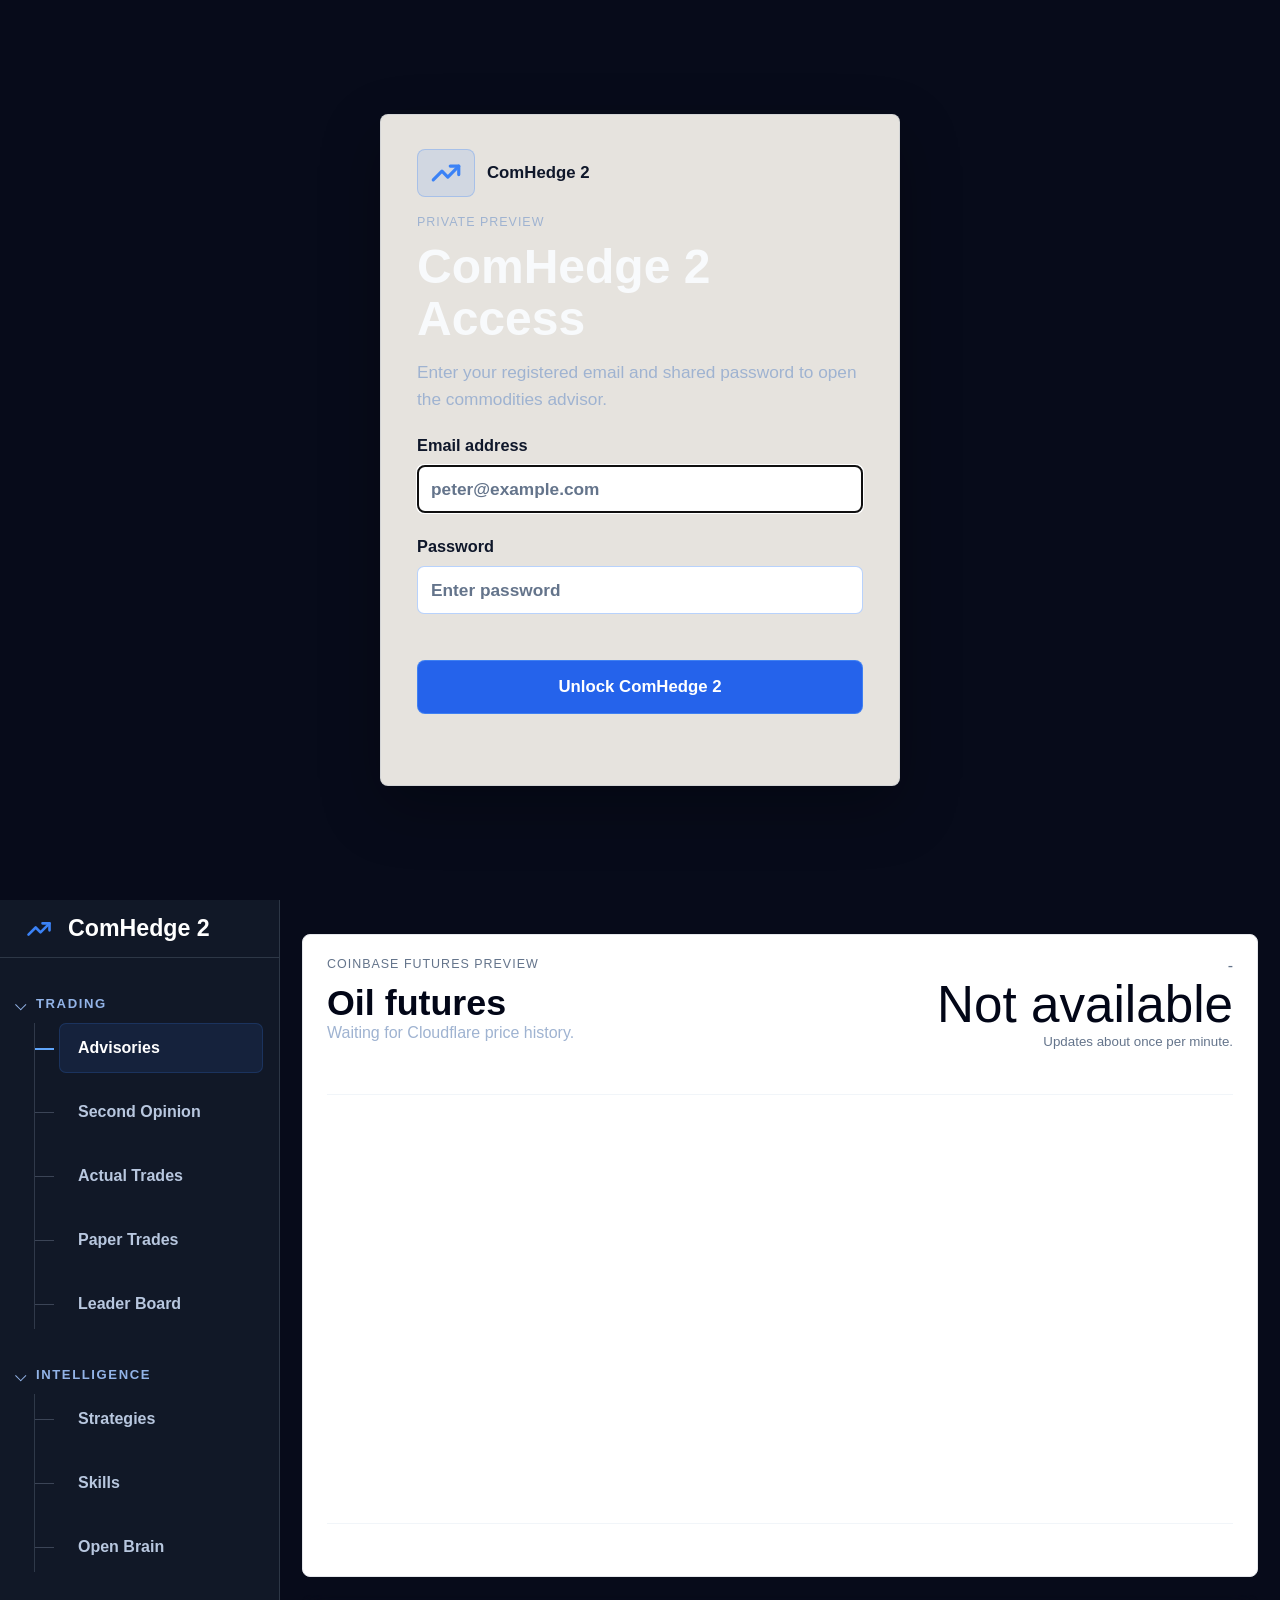
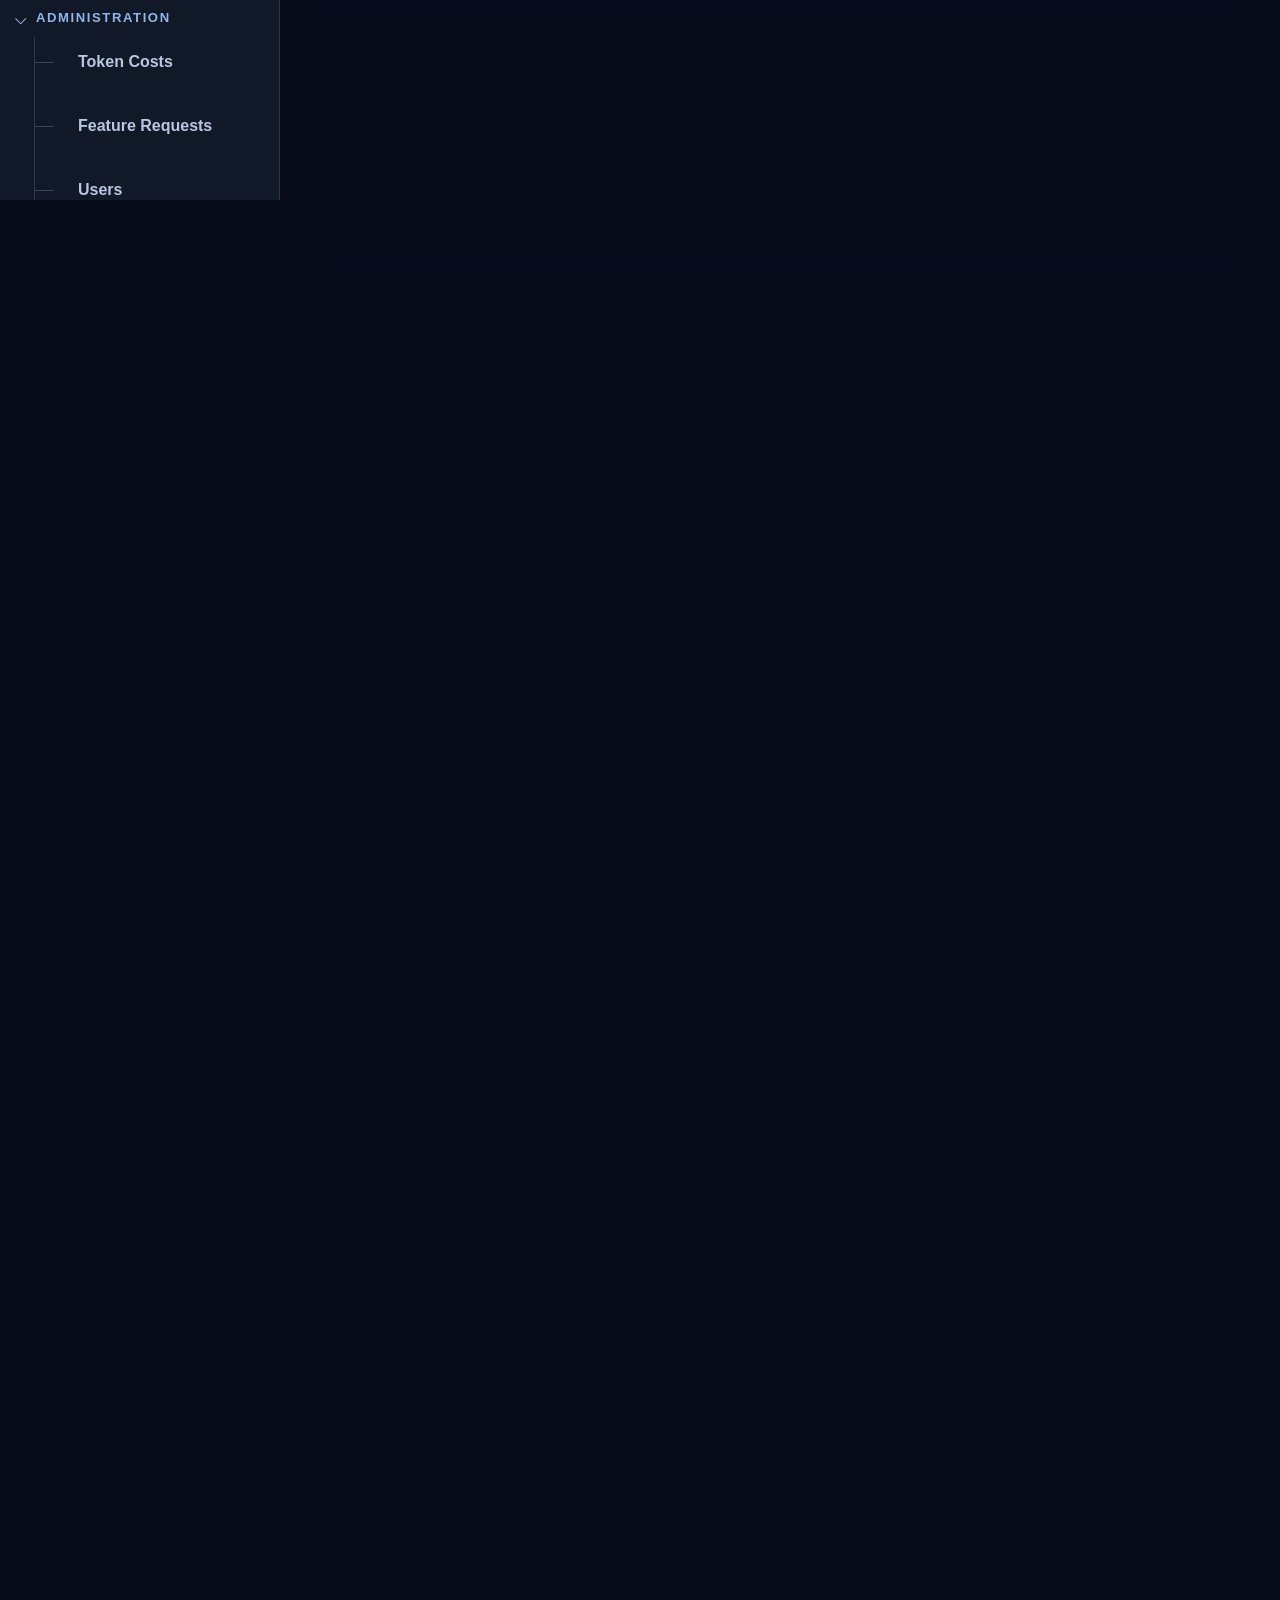
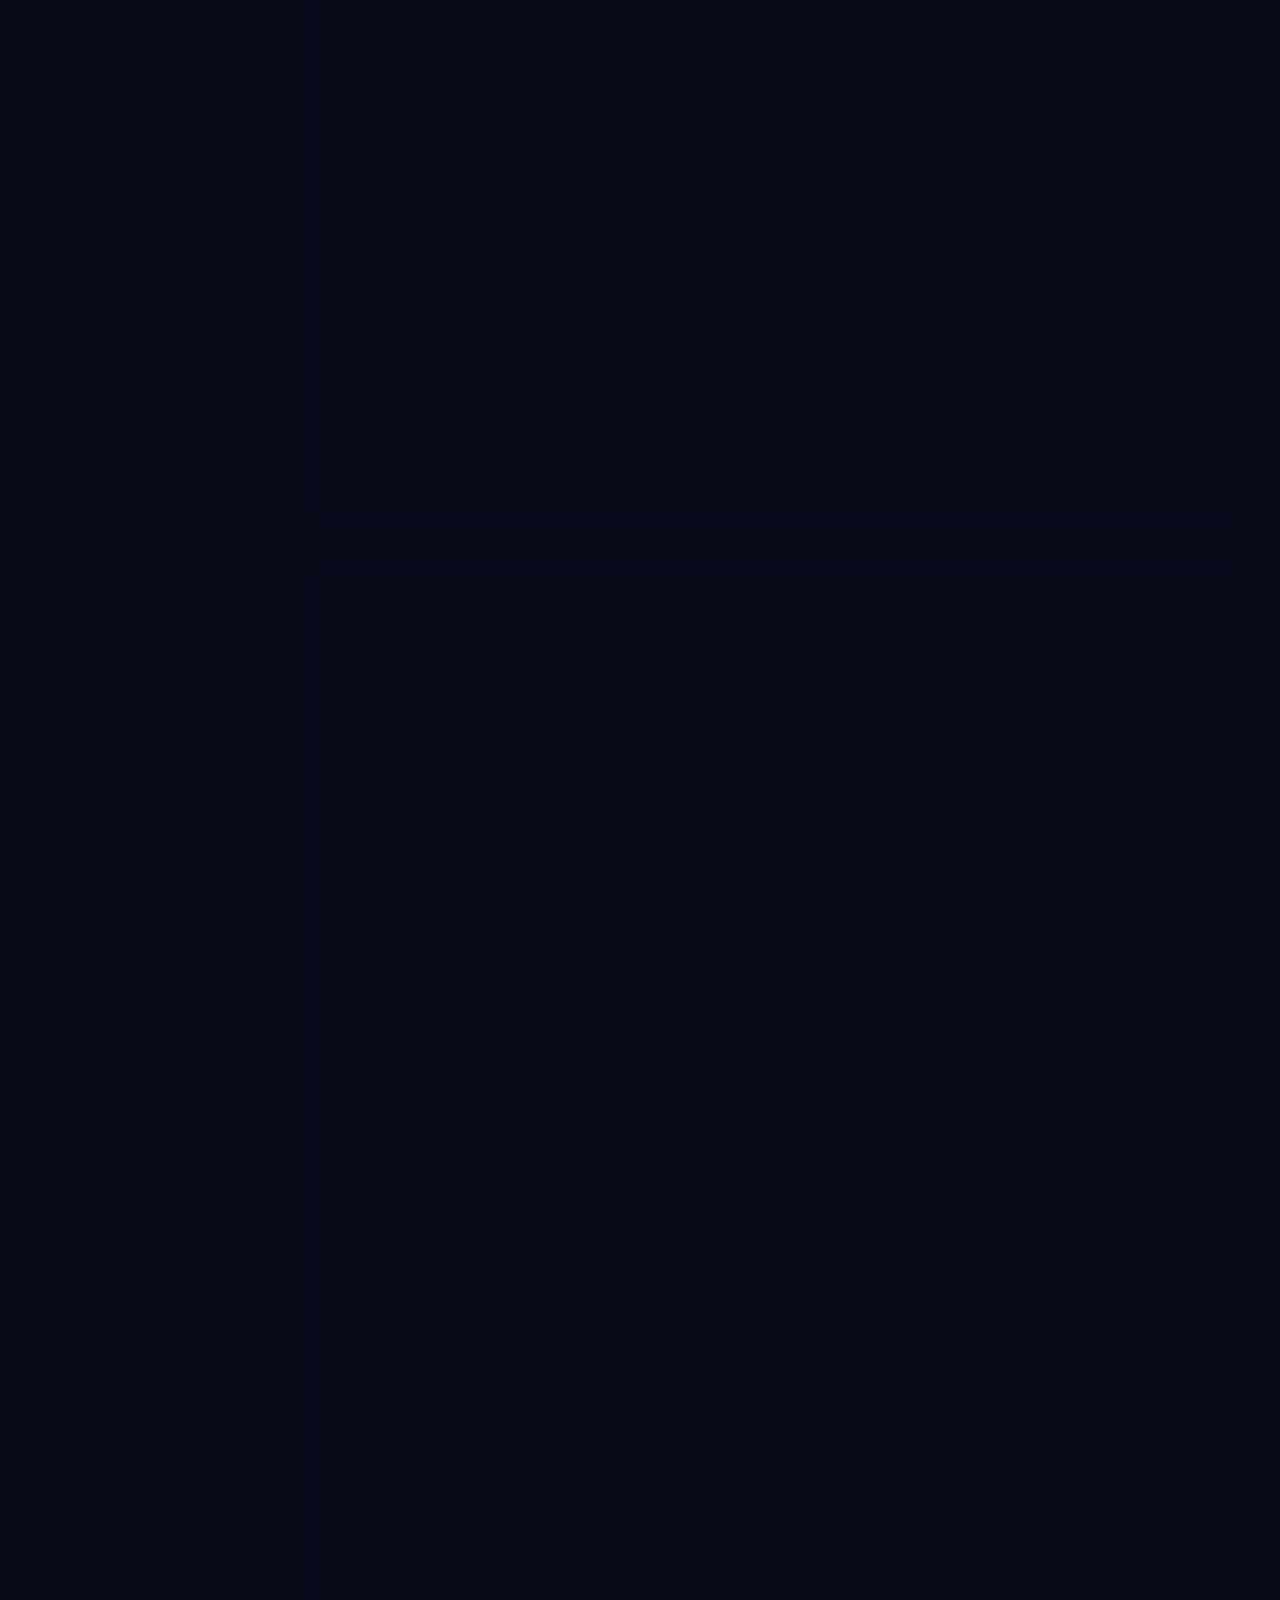
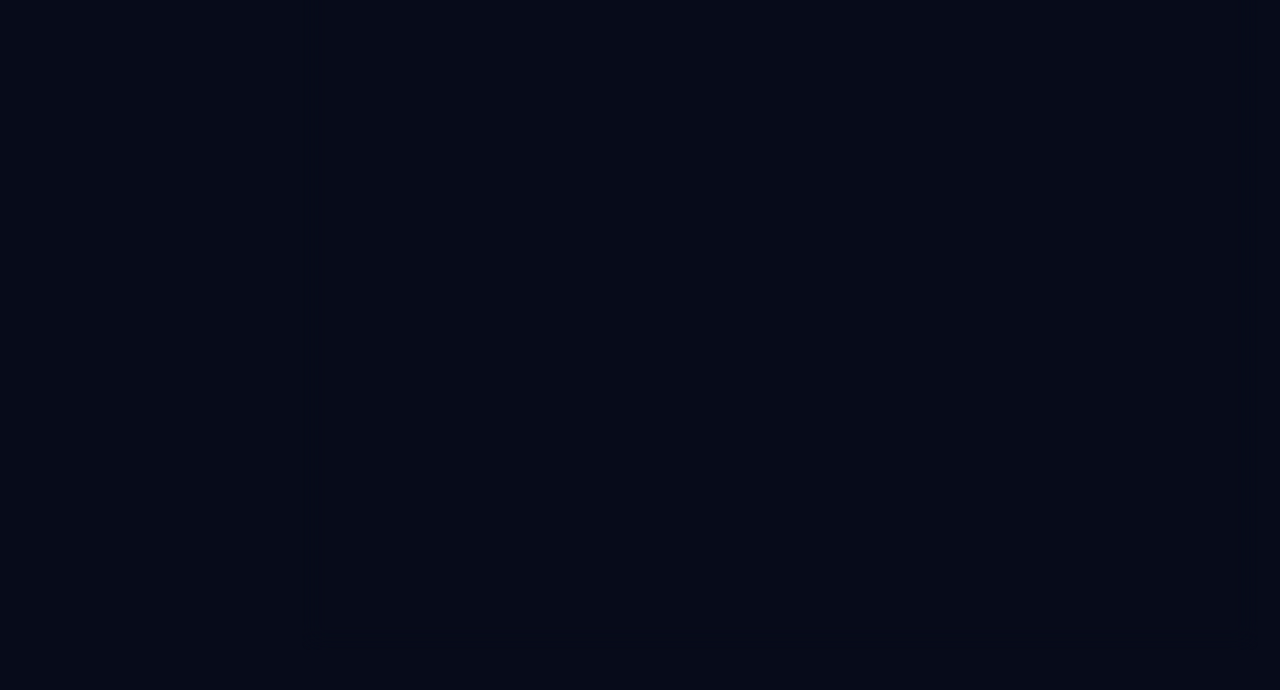
<file: index.html>
<!DOCTYPE html>
<html lang="en">
<head>
  <meta charset="UTF-8">
  <meta name="viewport" content="width=device-width, initial-scale=1.0">
  <title>ComHedge 2</title>
  <link rel="icon" type="image/svg+xml" href="./favicon.svg?v=comhedge-arrow-1">
  <link rel="stylesheet" href="./styles.css?v=comhedge-hidden-menu-scrollbar-20260601-1">
</head>
<body>
  <section class="access-gate" id="access-gate" aria-label="ComHedge 2 password access">
    <form class="access-card" id="access-form">
      <div class="access-brand">
        <span class="access-brand-mark" aria-hidden="true">
          <svg viewBox="0 0 32 32" role="img" focusable="false">
            <path d="M4 22.5 12.2 14.3 17.7 19.8 28 9.5" />
            <path d="M20 9.5h8v8" />
          </svg>
        </span>
        <span>ComHedge 2</span>
      </div>
      <p class="eyebrow">Private preview</p>
      <h1>ComHedge 2 Access</h1>
      <p class="lede">Enter your registered email and shared password to open the commodities advisor.</p>
      <label>
        Email address
        <input id="access-email" type="email" autocomplete="email" placeholder="peter@example.com" required>
      </label>
      <label>
        Password
        <input id="access-password" type="password" autocomplete="current-password" placeholder="Enter password" required>
      </label>
      <button class="access-button" type="submit">Unlock ComHedge 2</button>
      <p class="access-error" id="access-error" role="alert"></p>
    </form>
  </section>

  <div class="shell app-shell" id="app-shell" data-active-section="advisories" hidden>
    <aside class="side-nav" aria-label="ComHedge 2 navigation">
      <button class="brand-lockup" type="button" data-section-target="home" aria-label="Home">
        <span class="brand-mark" aria-hidden="true">
          <svg viewBox="0 0 32 32" role="img" focusable="false">
            <path d="M4 22.5 12.2 14.3 17.7 19.8 28 9.5" />
            <path d="M20 9.5h8v8" />
          </svg>
        </span>
        <strong>ComHedge 2</strong>
      </button>
      <nav class="app-menu" aria-label="ComHedge 2 sections">
        <span class="menu-group">Trading</span>
        <div class="menu-tree">
          <button class="menu-button" type="button" data-section-target="advisories" data-active="true">Advisories</button>
          <button class="menu-button" type="button" data-section-target="second-opinion">Second Opinion</button>
          <button class="menu-button" type="button" data-section-target="actual-trades">Actual Trades</button>
          <button class="menu-button" type="button" data-section-target="trading">Paper Trades</button>
          <button class="menu-button" type="button" data-section-target="leaderboard">Leader Board</button>
        </div>
        <span class="menu-group">Intelligence</span>
        <div class="menu-tree">
          <button class="menu-button" type="button" data-section-target="strategies">Strategies</button>
          <button class="menu-button" type="button" data-section-target="skills">Skills</button>
          <button class="menu-button" type="button" data-section-target="open-brain">Open Brain</button>
        </div>
        <span class="menu-group">Administration</span>
        <div class="menu-tree">
          <button class="menu-button" type="button" data-section-target="token-costs">Token Costs</button>
          <button class="menu-button" type="button" data-section-target="features">Feature Requests</button>
          <button class="menu-button" type="button" data-section-target="users">Users</button>
        </div>
      </nav>
    </aside>

    <div class="app-main">
      <header class="hero">
        <div class="hero-copy">
          <p class="eyebrow">Coinbase futures decision support</p>
          <h1>Trade Energy and Metals on Coinbase</h1>
          <p class="lede">
            Start with an oil-first directional advisor for Coinbase commodity futures, then layer in live data once the logic earns trust.
          </p>
        </div>
        <div class="hero-stats" aria-label="Commodity coverage">
          <div>
            <span class="stat-label">Commodity contracts</span>
            <strong id="contract-count">6</strong>
          </div>
          <div>
            <span class="stat-label">Primary model</span>
            <strong id="primary-model-stat">ChatGPT 5.5</strong>
          </div>
        </div>
      </header>

      <section class="notice" aria-label="Disclaimer">
        <strong>Important:</strong>
        <span>
          Educational use only. This tool offers market commentary, not personalized investment advice, and it does not place trades or guarantee outcomes.
        </span>
      </section>

      <section class="home-market-preview" id="home-market-preview" aria-label="Coinbase futures market preview">
        <div class="home-market-head">
          <div>
            <p class="eyebrow">Coinbase futures preview</p>
            <h2 id="home-market-title">Oil futures</h2>
            <p id="home-market-detail">Waiting for Cloudflare price history.</p>
          </div>
          <div class="home-market-price">
            <span id="home-market-contract">-</span>
            <strong id="home-market-price">Not available</strong>
            <small id="home-market-source">Updates about once per minute.</small>
          </div>
        </div>
        <div class="home-market-switcher" id="home-market-switcher" aria-label="Select commodity chart"></div>
        <div class="home-market-chart-shell">
          <canvas id="home-market-chart" width="1200" height="420" aria-label="Commodity price preview chart"></canvas>
        </div>
        <div class="home-market-ranges" id="home-market-ranges" aria-label="Chart time range"></div>
        <div class="home-market-alerts" id="home-market-alerts" aria-label="Market status alerts"></div>
      </section>

    <section class="band leaderboard-page" data-app-section="leaderboard" aria-label="ComHedge leader board">
      <div class="leaderboard-head">
        <div>
          <p class="eyebrow">Paper trading performance</p>
          <h2>Leader Board</h2>
          <p>Compare separate user accounts by realized P/L, open P/L, total P/L, win rate, and trade count.</p>
        </div>
        <button class="filter-button" type="button" id="leaderboard-refresh">Refresh</button>
      </div>

      <div class="leaderboard-stats" aria-label="Leader board summary">
        <article class="leaderboard-stat">
          <span class="stat-label">Team total P/L</span>
          <strong id="leaderboard-team-pnl">$0.00</strong>
          <p>Closed plus live open P/L where fresh prices exist.</p>
        </article>
        <article class="leaderboard-stat">
          <span class="stat-label">Top trader P/L</span>
          <strong id="leaderboard-top-pnl">$0.00</strong>
          <p id="leaderboard-top-name">Waiting for trades</p>
        </article>
        <article class="leaderboard-stat">
          <span class="stat-label">Active traders</span>
          <strong id="leaderboard-active-count">0</strong>
          <p>Accounts with at least one paper trade.</p>
        </article>
        <article class="leaderboard-stat">
          <span class="stat-label">Average win rate</span>
          <strong id="leaderboard-win-rate">-</strong>
          <p>Closed trades only.</p>
        </article>
      </div>

      <div class="leaderboard-rank-toolbar" aria-label="Leader board ranking controls">
        <div>
          <span class="stat-label">Rank by</span>
          <strong id="leaderboard-rank-label">Closed P/L</strong>
        </div>
        <div class="leaderboard-rank-controls" id="leaderboard-rank-controls">
          <button class="leaderboard-rank-button" type="button" data-leaderboard-rank="closed-pnl" data-active="true">Closed P/L</button>
          <button class="leaderboard-rank-button" type="button" data-leaderboard-rank="total-pnl">Total P/L</button>
          <button class="leaderboard-rank-button" type="button" data-leaderboard-rank="open-pnl">Open P/L</button>
          <button class="leaderboard-rank-button" type="button" data-leaderboard-rank="trades">Trades</button>
          <button class="leaderboard-rank-button" type="button" data-leaderboard-rank="win-rate">Win Rate</button>
          <button class="leaderboard-rank-button" type="button" data-leaderboard-rank="expectancy">Ave Trade Profit</button>
        </div>
      </div>
      <div class="leaderboard-rank-toolbar" aria-label="Leader board time window controls">
        <div>
          <span class="stat-label">Time window</span>
          <strong id="leaderboard-period-label">All Time</strong>
        </div>
        <div class="leaderboard-rank-controls" id="leaderboard-period-controls">
          <button class="leaderboard-rank-button" type="button" data-leaderboard-period="all" data-active="true">All</button>
          <button class="leaderboard-rank-button" type="button" data-leaderboard-period="hour">Hour</button>
          <button class="leaderboard-rank-button" type="button" data-leaderboard-period="h24">24h</button>
          <button class="leaderboard-rank-button" type="button" data-leaderboard-period="day">Today</button>
          <button class="leaderboard-rank-button" type="button" data-leaderboard-period="week">Week</button>
          <button class="leaderboard-rank-button" type="button" data-leaderboard-period="month">Month</button>
          <button class="leaderboard-rank-button" type="button" data-leaderboard-period="year">Year</button>
        </div>
      </div>

      <section class="leaderboard-panel" aria-label="Investor performance">
        <div class="leaderboard-panel-head">
          <h3>Investor Performance</h3>
          <span id="leaderboard-updated">Waiting for ledger</span>
        </div>
        <canvas id="leaderboard-chart" width="1200" height="360" aria-label="Cumulative user P/L chart"></canvas>
      </section>

      <section class="leaderboard-panel" aria-label="User rankings">
        <div class="leaderboard-panel-head">
          <h3>By Person</h3>
          <span>Separate accounts remain separate</span>
        </div>
        <div class="history-wrap">
          <table class="history-table leaderboard-table">
            <thead>
              <tr>
                <th>Rank</th>
                <th>User Account</th>
                <th>Closed P/L</th>
                <th>Open P/L</th>
                <th>Total P/L</th>
                <th>Win Rate</th>
                <th>Ave Trade Profit</th>
                <th>Trades</th>
                <th>Scheduler</th>
                <th>Last Trade</th>
              </tr>
            </thead>
            <tbody id="leaderboard-body"></tbody>
          </table>
        </div>
        <section class="user-inline-detail-panel leaderboard-user-detail-panel" id="leaderboard-user-detail-panel" hidden>
          <div class="user-inline-detail-head">
            <div>
              <span class="stat-label">Leader board profile</span>
              <strong id="leaderboard-user-detail-title">No user selected</strong>
            </div>
            <button class="filter-button" type="button" id="leaderboard-user-detail-close">Close</button>
          </div>
          <div class="user-inline-detail-body" id="leaderboard-user-detail-body"></div>
        </section>
      </section>
    </section>

    <section class="band token-costs" data-app-section="token-costs" aria-label="Token usage and costs">
      <div class="token-cost-header">
        <div class="token-cost-title">
          <span class="token-cost-icon" aria-hidden="true">TC</span>
          <div>
            <h2>Token Usage &amp; Costs</h2>
            <p>API call tracking, costs, and budget monitoring</p>
          </div>
        </div>
        <button class="token-refresh-button" id="token-costs-refresh" type="button">Refresh</button>
      </div>

      <div class="token-window-buttons" aria-label="Token cost time window">
        <button class="token-window-button" type="button">1h</button>
        <button class="token-window-button" type="button">2h</button>
        <button class="token-window-button" type="button">10h</button>
        <button class="token-window-button" type="button" data-active="true">24h</button>
        <button class="token-window-button" type="button">48h</button>
        <button class="token-window-button" type="button">72h</button>
        <button class="token-window-button" type="button">1w</button>
        <button class="token-window-button" type="button">2w</button>
        <button class="token-window-button" type="button">1m</button>
        <button class="token-window-button" type="button">Custom</button>
      </div>

      <div class="token-cost-grid" aria-label="Token usage summary">
        <article class="token-cost-card">
          <div class="token-card-top">
            <span class="token-card-icon" data-tone="calls">#</span>
            <span class="token-card-dash">-</span>
          </div>
          <strong>0</strong>
          <span>Total API Calls</span>
        </article>
        <article class="token-cost-card">
          <div class="token-card-top">
            <span class="token-card-icon" data-tone="tokens">T</span>
            <span class="token-card-dash">-</span>
          </div>
          <strong>0</strong>
          <span>Total Tokens</span>
        </article>
        <article class="token-cost-card">
          <div class="token-card-top">
            <span class="token-card-icon" data-tone="cost">$</span>
            <span class="token-card-dash">-</span>
          </div>
          <strong>FREE</strong>
          <span>Billable Cost</span>
        </article>
        <article class="token-cost-card">
          <div class="token-card-top">
            <span class="token-card-icon" data-tone="free">G</span>
          </div>
          <strong>0</strong>
          <span>Free Tier Calls</span>
        </article>
      </div>

      <section class="token-cost-panel" aria-label="Per-model token breakdown">
        <div class="token-panel-heading">
          <div>
            <h3>Advisory model schedule</h3>
            <p id="token-costs-status">Schedule estimate only; API usage telemetry is not connected yet.</p>
          </div>
          <label class="token-refresh-control">
            <span>LLM refresh interval</span>
            <select id="token-llm-refresh-hours">
              <option value="1">Every 1 hour</option>
              <option value="2">Every 2 hours</option>
              <option value="3">Every 3 hours</option>
              <option value="4">Every 4 hours</option>
              <option value="6">Every 6 hours</option>
              <option value="8">Every 8 hours</option>
              <option value="12">Every 12 hours</option>
              <option value="24">Every 24 hours</option>
            </select>
          </label>
        </div>
        <div class="token-schedule-summary">
          <div>
            <span>Scheduled ET slots</span>
            <strong id="token-schedule-slots">12 AM, 6 AM, 12 PM, 6 PM ET</strong>
          </div>
          <div>
            <span>Estimated advisory model calls</span>
            <strong id="token-estimated-calls">8 per day per active commodity</strong>
          </div>
        </div>
        <div class="token-model-list" id="token-model-list"></div>
      </section>

      <section class="token-cost-panel" aria-label="Token job breakdown">
        <h3>Job breakdown - where tokens are spent</h3>
        <div class="token-job-breakdown" id="token-job-breakdown"></div>
      </section>

      <details class="token-cost-reference">
        <summary>Cost rates reference</summary>
        <div class="token-reference-grid">
          <span>Primary reasoning</span>
          <strong>Tracked when API telemetry is connected</strong>
          <span>Admin models</span>
          <strong>Tracked separately from advisory calls</strong>
          <span>Free tier</span>
          <strong>Calls marked free do not add billable cost</strong>
        </div>
      </details>
    </section>

    <section class="band user-management" data-app-section="users" aria-label="User management">
      <div class="section-heading">
        <div>
          <p class="eyebrow">Access roster</p>
          <h2>User Management</h2>
          <p>View and manage simple ComHedge 2 user accounts.</p>
        </div>
        <span class="shared-status" id="user-management-status">Local roster</span>
      </div>
      <div class="user-roster-view" id="user-roster-view">
        <div class="user-stat-grid" aria-label="User statistics">
          <button class="user-stat-card" type="button" data-tone="users" data-user-list-filter="all">
            <span class="user-stat-icon">U</span>
            <strong id="user-total-count">0</strong>
            <span>Total Users</span>
          </button>
          <button class="user-stat-card" type="button" data-tone="active" data-user-list-filter="active">
            <span class="user-stat-icon">A</span>
            <strong id="user-active-count">0</strong>
            <span>Active Today</span>
          </button>
          <button class="user-stat-card" type="button" data-tone="new" data-user-list-filter="new">
            <span class="user-stat-icon">N</span>
            <strong id="user-new-count">0</strong>
            <span>New This Week</span>
          </button>
        </div>
        <form class="user-add-form" id="user-add-form">
          <label>
            Name
            <input id="user-name-input" type="text" autocomplete="name" placeholder="Pete Hall">
          </label>
          <label>
            Email
            <input id="user-email-input" type="email" autocomplete="email" placeholder="pete@example.com">
          </label>
          <button class="filter-button" type="submit">Add user</button>
        </form>
        <div class="user-search-row">
          <input id="user-search-input" type="search" placeholder="Search by email or name...">
          <button class="access-button user-search-button" id="user-search-button" type="button">Search</button>
        </div>
        <section class="user-inline-detail-panel" id="user-inline-detail-panel" hidden>
          <div class="user-inline-detail-head">
            <div>
              <span class="stat-label">Selected user</span>
              <strong id="user-inline-detail-title">No user selected</strong>
            </div>
            <button class="filter-button" type="button" id="user-inline-detail-close">Close</button>
          </div>
          <div class="user-inline-detail-body" id="user-inline-detail-body"></div>
        </section>
        <div class="history-wrap">
          <table class="history-table user-table">
            <thead>
              <tr>
                <th>User</th>
                <th>Created</th>
                <th>Last Active</th>
                <th>Sessions</th>
                <th>Equity</th>
                <th>Closed P/L</th>
                <th>Open P/L</th>
                <th>Total P/L</th>
                <th>Last Trade</th>
                <th>Status</th>
                <th>Actions</th>
              </tr>
            </thead>
            <tbody id="user-table-body"></tbody>
          </table>
        </div>
      </div>
      <div class="user-detail-view" id="user-detail-view" hidden>
        <button class="filter-button back-to-users-button" type="button" id="back-to-users-button">Back to users</button>
        <div class="selected-user-profile" id="selected-user-profile"></div>
      </div>
    </section>

    <section class="band feature-requests" data-app-section="features" aria-label="Feature requests and bugs">
      <div class="section-heading">
        <div>
          <p class="eyebrow">Product backlog</p>
          <h2>Feature Requests & Bugs</h2>
          <p>Submit ideas, report bugs, vote on requests, and track progress.</p>
        </div>
        <span class="shared-status" id="feature-request-status">Local board</span>
      </div>
      <div class="feature-toolbar">
        <div class="filter-row" id="feature-type-filters">
          <button class="filter-button" type="button" data-feature-type="all" data-active="true">All</button>
          <button class="filter-button" type="button" data-feature-type="feature">Features</button>
          <button class="filter-button" type="button" data-feature-type="bug">Bugs</button>
        </div>
        <button class="access-button feature-new-button" type="button" id="feature-new-button">+ New Request</button>
      </div>
      <form class="feature-form" id="feature-form" hidden>
        <label>
          Title
          <input id="feature-title-input" type="text" placeholder="Training / instructional video">
        </label>
        <label>
          Type
          <select id="feature-type-input">
            <option value="feature">Feature</option>
            <option value="bug">Bug</option>
          </select>
        </label>
        <label>
          Tag
          <input id="feature-tag-input" type="text" placeholder="trading">
        </label>
        <label class="feature-description-field">
          Description
          <textarea id="feature-description-input" rows="3" placeholder="Describe the request or problem..."></textarea>
        </label>
        <button class="filter-button" type="submit">Submit request</button>
      </form>
      <div class="feature-board" id="feature-board" aria-label="Feature request board"></div>
    </section>

    <section class="band second-opinion" data-app-section="second-opinion" aria-label="Second opinion model panel">
      <div class="section-heading">
        <div>
          <p class="eyebrow">Model review desk</p>
          <h2>Second Opinions</h2>
          <p>Compare the current advisory against other model styles before acting on a setup.</p>
        </div>
        <span class="shared-status" id="second-opinion-status">Ready</span>
      </div>
      <div class="second-opinion-grid">
        <div>
          <div class="second-row-head">
            <span class="stat-label">Models</span>
            <button class="link-button" type="button" id="second-opinion-select-all">Select all</button>
          </div>
          <div class="model-choice-grid" id="second-opinion-models"></div>
        </div>
        <div>
          <span class="stat-label">Analyst skills</span>
          <div class="prompt-choice-grid" id="second-opinion-prompts"></div>
        </div>
      </div>
      <div class="second-opinion-note">
        Model selections are saved in Cloudflare. Analyst prompts are adopted and edited from Skills, then used by the paper-trading scheduler. The influence cards below show the deterministic second-opinion scores currently affecting the trade gate.
      </div>
      <div class="second-opinion-results-head">
        <span class="stat-label" id="second-opinion-results-label">Influence values (0 opinions)</span>
      </div>
      <div class="second-opinion-results" id="second-opinion-results"></div>
    </section>

    <section class="band open-brain" data-app-section="open-brain" aria-label="Open Brain memory lab">
      <div class="section-heading">
        <div>
          <p class="eyebrow">Persistent agent memory</p>
          <h2>Open Brain</h2>
          <p>Capture trader decisions, advisory context, outcomes, and lessons so future agents can search the trading memory.</p>
        </div>
        <span class="shared-status" id="open-brain-status">Local memory ready</span>
      </div>
      <div class="open-brain-grid">
        <div class="open-brain-card">
          <span class="stat-label">Memory events</span>
          <strong id="open-brain-event-count">0</strong>
          <p>Local event records waiting for a Supabase/vector memory backend.</p>
        </div>
        <div class="open-brain-card">
          <span class="stat-label">Agent bridge</span>
          <strong>MCP ready</strong>
          <p>Planned tools: capture memory, semantic search, recent memories, and performance stats.</p>
        </div>
        <div class="open-brain-card">
          <span class="stat-label">Karpathy loop</span>
          <strong>Feedback store</strong>
          <p>Trade results become searchable examples for threshold and prompt tuning.</p>
        </div>
      </div>
      <div class="ledger-toolbar open-brain-toolbar" aria-label="Open Brain controls">
        <div>
          <span class="stat-label">Memory endpoint</span>
          <div class="filter-row">
            <input class="backend-input" id="open-brain-endpoint" type="url" list="backend-url-options" placeholder="Future MCP or memory API URL">
            <button class="filter-button" type="button" id="save-open-brain-endpoint">Save endpoint</button>
          </div>
        </div>
        <div>
          <span class="stat-label">Capture</span>
          <div class="filter-row">
            <button class="filter-button" type="button" id="capture-open-brain-advisory">Capture advisory</button>
            <button class="filter-button" type="button" id="export-open-brain-memory">Export memory</button>
          </div>
        </div>
      </div>
      <div class="open-brain-pipeline" aria-label="Open Brain pipeline">
        <div><strong>1. Capture</strong><span>Trader action, model choice, market state, trade result.</span></div>
        <div><strong>2. Embed</strong><span>Store raw text plus vector embedding and structured metadata.</span></div>
        <div><strong>3. Retrieve</strong><span>Agents search similar setups through MCP before advising.</span></div>
        <div><strong>4. Improve</strong><span>Karpathy loop converts outcomes into better thresholds and prompts.</span></div>
      </div>
      <div class="history-wrap">
        <table class="history-table open-brain-table">
          <thead>
            <tr>
              <th>Time</th>
              <th>Type</th>
              <th>Memory</th>
              <th>Tags</th>
            </tr>
          </thead>
          <tbody id="open-brain-memory-table"></tbody>
        </table>
      </div>
    </section>

    <section class="band skills-lab" data-app-section="skills" aria-label="Skills workspace">
      <div class="skills-head">
        <div>
          <p class="eyebrow">Intelligence pipeline</p>
          <h2>Skills</h2>
          <p>The knowledge pipeline that powers advisories: what we know, what we watch, and which skills are adopted into model work.</p>
        </div>
        <div class="skills-actions">
          <button class="filter-button skill-seed-button" type="button" id="skill-add-new">Add Skill</button>
          <button class="filter-button" type="button" id="skill-voice-button">Voice</button>
        </div>
      </div>
      <div class="skills-workspace">
        <aside class="skills-sidebar" id="skills-sidebar" aria-label="Skill categories">
          <div class="skills-category is-active" data-skill-system="micro-predictor" role="button" tabindex="0">
            <span>Micro</span>
            <strong>Short-Term Predictor</strong>
          </div>
          <div class="skills-category" data-skill-system="d1-learning" role="button" tabindex="0">
            <span>D1</span>
            <strong>Learning Store</strong>
          </div>
          <div class="skills-category" data-skill-system="advisory-evaluator" role="button" tabindex="0">
            <span>Score</span>
            <strong>Advisory Evaluator</strong>
          </div>
          <div class="skills-category" data-skill-system="paper-execution" role="button" tabindex="0">
            <span>Paper</span>
            <strong>Paper Execution</strong>
          </div>
          <div class="skills-category" data-skill-system="karpathy-coach" role="button" tabindex="0">
            <span>Loop</span>
            <strong>Karpathy Coach</strong>
          </div>
          <div class="skills-category" data-skill-system="scheduled-advisor" role="button" tabindex="0">
            <span>LLM</span>
            <strong>Scheduled Advisor</strong>
          </div>
        </aside>
        <div class="skills-files">
          <div class="skills-file-toolbar">
            <span class="skills-icon">SYS</span>
            <input type="text" id="skill-search-input" placeholder="Search skills..." aria-label="Search skill systems">
            <button class="filter-button" type="button" id="skill-inspect-button">Inspect</button>
          </div>
          <div class="system-skill-list" aria-label="Built trading systems">
            <article class="system-skill-card" data-system-tone="active" data-skill-system="micro-predictor" role="button" tabindex="0">
              <span>Live</span>
              <strong>Microstructure Predictor</strong>
              <p>Reads Coinbase tick history, 10s/30s/60s returns, acceleration, VWAP distance, and volatility to classify the next move as long, short, or flat.</p>
            </article>
            <article class="system-skill-card" data-skill-system="d1-learning" role="button" tabindex="0">
              <span>Shared</span>
              <strong>D1 Learning Store</strong>
              <p>Stores micro predictions, future prices, move basis points, and correct or wrong outcomes in Cloudflare D1 instead of GitHub commits.</p>
            </article>
            <article class="system-skill-card" data-skill-system="advisory-evaluator" role="button" tabindex="0">
              <span>Live</span>
              <strong>Advisory Accuracy Lab</strong>
              <p>Compares advisory score thresholds against evaluated outcomes so users can see when a score is conviction versus demonstrated accuracy.</p>
            </article>
            <article class="system-skill-card" data-skill-system="paper-execution" role="button" tabindex="0">
              <span>Guarded</span>
              <strong>Paper Trading Engine</strong>
              <p>Acts on qualified advisories with target, stop, minimum trade value, margin, and closed-trade P/L tracking before any live execution is enabled.</p>
            </article>
            <article class="system-skill-card" data-skill-system="karpathy-coach" role="button" tabindex="0">
              <span>Coach</span>
              <strong>Karpathy Feedback Loop</strong>
              <p>Turns evaluated trades and micro predictions into threshold guidance, especially when short calls underperform or long bias dominates.</p>
            </article>
            <article class="system-skill-card" data-skill-system="scheduled-advisor" role="button" tabindex="0">
              <span>Scheduled</span>
              <strong>LLM Advisory Checkpoint</strong>
              <p>Runs the selected advisory model on a schedule, keeps its conviction separate from the local predictor, and displays the latest verified LLM score.</p>
            </article>
          </div>
          <div class="custom-skill-panel">
            <div class="custom-skill-head">
              <span class="skills-icon">USER</span>
              <strong>Skill Library</strong>
            </div>
            <form class="skill-editor-form" id="skill-editor-form">
              <input type="hidden" id="skill-edit-id">
              <label>
                Skill name
                <input type="text" id="skill-name-input" placeholder="Example: Fade weak inventory rallies" required>
              </label>
              <label>
                What the skill should do
                <textarea id="skill-body-input" rows="4" placeholder="Describe the rule, market lesson, checklist, or prompt guidance."></textarea>
              </label>
              <label>
                Tags
                <input type="text" id="skill-tags-input" placeholder="oil, short, inventory">
              </label>
              <div class="skill-adoption-row">
                <label><input type="checkbox" id="skill-adopt-advisory-input" checked> Adopt in advisories</label>
                <label><input type="checkbox" id="skill-adopt-opinion-input"> Adopt in second opinions</label>
              </div>
              <div class="skill-form-actions">
                <button class="filter-button skill-seed-button" type="submit">Save Skill</button>
                <button class="filter-button" type="button" id="skill-editor-reset">Clear</button>
              </div>
              <p class="skill-voice-status" id="skill-voice-status">Voice is idle.</p>
            </form>
            <div class="custom-skill-list" id="custom-skill-list" aria-label="User skills"></div>
          </div>
        </div>
        <div class="skills-detail">
          <div class="skills-detail-card" id="skills-detail-card">
            <span class="stat-label">Current system map</span>
            <h3>What users can examine and tune</h3>
            <div class="system-adjust-grid">
              <div>
                <strong>Inputs</strong>
                <span>Trend, inventory, dollar pressure, geopolitics, curve structure, manual score, model choice.</span>
              </div>
              <div>
                <strong>Micro signals</strong>
                <span>Return windows, VWAP distance, volatility, short trigger, long invalidation, edge probability.</span>
              </div>
              <div>
                <strong>Thresholds</strong>
                <span>User advisory score threshold plus learned Karpathy recommendation from evaluated outcomes.</span>
              </div>
              <div>
                <strong>Execution rules</strong>
                <span>Paper-only sizing, target, stop loss, buy window, minimum long value, minimum short value.</span>
              </div>
            </div>
            <div class="system-note">
              The first editable layer is the visible score threshold. The next layer should expose micro trigger settings once enough short and long samples exist to avoid tuning from noise.
            </div>
          </div>
        </div>
      </div>
    </section>

    <section class="band strategy-arsenal" data-app-section="strategies" aria-label="Strategy arsenal">
      <div class="strategy-arsenal-head">
        <div class="strategy-title-lockup">
          <span class="strategy-icon">S</span>
          <div>
            <h2>Strategies</h2>
            <p>Trading systems, risk rules, feedback loops, and execution playbooks.</p>
            <span>1 active, 2 adopted, 7 total</span>
          </div>
        </div>
        <div class="skills-actions">
          <button class="filter-button strategy-add-button" type="button">+ Add Strategy</button>
          <button class="filter-button" type="button">Refresh</button>
        </div>
      </div>

      <div class="strategy-section-label">
        <strong>Recommendations</strong>
        <span>4 evaluated</span>
      </div>

      <div class="strategy-adopt-label">Adopt - use these</div>
      <form class="strategy-editor" id="strategy-editor" hidden>
        <div class="strategy-editor-head">
          <div>
            <strong>Edit strategy</strong>
            <span>Update the card copy shown in the strategy arsenal.</span>
          </div>
          <button class="filter-button" id="strategy-editor-cancel" type="button">Cancel</button>
        </div>
        <input id="strategy-edit-key" type="hidden">
        <label>
          Strategy name
          <input id="strategy-edit-title" type="text" required>
        </label>
        <label>
          Score / status
          <input id="strategy-edit-meta" type="text" required>
        </label>
        <label>
          Summary
          <textarea id="strategy-edit-summary" rows="3" required></textarea>
        </label>
        <label>
          Execution note
          <textarea id="strategy-edit-note" rows="3" required></textarea>
        </label>
        <button class="primary-action" type="submit">Save strategy</button>
      </form>

      <article class="strategy-feature-card" data-strategy-key="martingale-karpathy">
        <div class="strategy-feature-head">
          <div>
            <span class="strategy-card-kicker">Active</span>
            <h3 data-strategy-field="title">Martingale + Karpathy Loop</h3>
            <p data-strategy-field="meta">Risk recovery / 8/10 / in use</p>
          </div>
          <div class="strategy-card-actions">
            <button class="strategy-pill" id="strategy-reference-button" type="button">Reference</button>
            <button class="strategy-pill strategy-edit-button" type="button" data-strategy-edit="martingale-karpathy">Edit</button>
            <button class="strategy-pill strategy-pill-strong" type="button">Adopted</button>
          </div>
        </div>
        <p data-strategy-field="summary">
          Four-step Martingale sizing tied to user equity and risk settings. The Karpathy loop studies closed trades and adjusts the advisory threshold only after enough evaluated outcomes exist.
        </p>
        <div class="strategy-callout" data-strategy-field="note">
          Current profile default: trade only when advisory clears the learned threshold, stop exits immediately, reset after the fourth losing step.
        </div>
        <div class="strategy-engine-panel" id="strategy-engine-panel" aria-label="Trading engine executable rules">
          <div class="strategy-engine-head">
            <div>
              <span class="strategy-card-kicker">Trading engine reads</span>
              <h4>Executable rules now active</h4>
            </div>
            <span class="strategy-prose-status">Text is notes only</span>
          </div>
          <div class="strategy-engine-grid">
            <div class="strategy-engine-rule"><span>Martingale recovery</span><strong>On</strong></div>
            <div class="strategy-engine-rule"><span>Advisory outcome learner</span><strong>Learns from forecast outcomes</strong></div>
            <div class="strategy-engine-rule"><span>Regime-aware Martingale</span><strong>On</strong></div>
            <div class="strategy-engine-rule"><span>Flat/mixed step cap</span><strong>2</strong></div>
            <div class="strategy-engine-rule"><span>Flat/mixed size multiplier</span><strong>0.50x</strong></div>
            <div class="strategy-engine-rule"><span>Flat/mixed threshold boost</span><strong>+8</strong></div>
            <div class="strategy-engine-rule"><span>Trending minimum edge</span><strong>58%</strong></div>
            <div class="strategy-engine-rule"><span>Karpathy loop</span><strong>Adjusts thresholds only</strong></div>
          </div>
          <p class="strategy-engine-note">Further refinements change trading only when saved into structured fields or implemented as new executable rules.</p>
        </div>
      </article>

      <section class="karpathy-coach-panel" aria-label="Karpathy loop coach">
        <div>
          <p class="eyebrow">Coach logic</p>
          <h3>Karpathy Loop for Oil Advisory</h3>
          <p>
            Use the Karpathy loop to improve oil trading decisions by learning from closed trade outcomes and forecast accuracy.
          </p>
        </div>
        <div class="coach-step-grid">
          <div><strong>Initial call</strong><span>The advisory model makes the initial long, short, or wait call.</span></div>
          <div><strong>Review outcomes</strong><span>The Karpathy loop reviews outcomes after the fact and adjusts thresholds over time.</span></div>
          <div><strong>Flat markets</strong><span>Make the advisor more selective in flat or mixed markets.</span></div>
          <div><strong>Confirmation</strong><span>Increase confidence only when market structure, momentum, and confirmation agree.</span></div>
          <div><strong>Guardrail</strong><span>Do not force extra trades or increase size without stronger evidence.</span></div>
          <div><strong>Goal</strong><span>Better long, short, and wait decisions; fewer weak trades; smarter behavior in choppy oil markets.</span></div>
        </div>
        <div class="coach-telemetry" id="coach-telemetry" aria-label="Live coach telemetry">
          <div class="coach-telemetry-head">
            <div>
              <p class="eyebrow">Live coach telemetry</p>
              <h3>Advisory learner status</h3>
            </div>
            <span>Waiting for evaluated forecasts</span>
          </div>
          <div class="coach-telemetry-grid">
            <div><span>Stored snapshots</span><strong>-</strong></div>
            <div><span>Evaluated snapshots</span><strong>-</strong></div>
            <div><span>Actionable evaluated</span><strong>-</strong></div>
            <div><span>Long forecast accuracy</span><strong>-</strong></div>
            <div><span>Short forecast accuracy</span><strong>-</strong></div>
            <div><span>Wait forecast accuracy</span><strong>-</strong></div>
            <div><span>Current adjustment</span><strong>-</strong></div>
            <div><span>Current advisory tone</span><strong>-</strong></div>
            <div><span>Sample balance</span><strong>-</strong></div>
          </div>
          <p>Open the Advisories page or wait for synced advisory samples to populate live learner telemetry.</p>
        </div>
      </section>

      <div class="strategy-history-panel" id="strategy-history-panel" aria-label="Strategy update log">
        <div class="strategy-engine-head">
          <div>
            <span class="strategy-card-kicker">Update log</span>
            <h4>Recent strategy changes</h4>
          </div>
        </div>
        <p class="strategy-engine-note">Live profile changes appear here after the app loads.</p>
      </div>

      <div class="strategy-adapt-label">Adapt - extract methodology</div>
      <div class="strategy-card-grid">
        <article class="strategy-method-card" data-strategy-key="fixed-fractional-risk">
          <div>
            <h3 data-strategy-field="title">Fixed fractional risk</h3>
            <span data-strategy-field="meta">Risk / 7/10</span>
          </div>
          <p data-strategy-field="summary">Size each trade from account equity and stop distance. Strong baseline for users who do not want Martingale recovery.</p>
          <div class="strategy-note" data-strategy-field="note">Use profile equity and risk percentage. Cap live exposure before any brokerage call.</div>
          <div class="strategy-card-actions">
            <button class="strategy-pill strategy-edit-button" type="button" data-strategy-edit="fixed-fractional-risk">Edit</button>
            <button class="strategy-pill" type="button">Adapt</button>
          </div>
        </article>
        <article class="strategy-method-card" data-strategy-key="threshold-only-advisory">
          <div>
            <h3 data-strategy-field="title">Threshold-only advisory</h3>
            <span data-strategy-field="meta">Advisory / 6/10</span>
          </div>
          <p data-strategy-field="summary">Only trade long or short when model conviction clears a user-defined minimum. Wait signals never open trades.</p>
          <div class="strategy-note" data-strategy-field="note">Good fallback when trade history is thin and the learned threshold has not stabilized.</div>
          <div class="strategy-card-actions">
            <button class="strategy-pill strategy-edit-button" type="button" data-strategy-edit="threshold-only-advisory">Edit</button>
            <button class="strategy-pill" type="button">Adapt</button>
          </div>
        </article>
        <article class="strategy-method-card" data-strategy-key="manual-confirmation">
          <div>
            <h3 data-strategy-field="title">Manual confirmation</h3>
            <span data-strategy-field="meta">Live trading / 8/10</span>
          </div>
          <p data-strategy-field="summary">Notify the trader through OpenClaw or Hermes, then require manual Coinbase confirmation before any live trade is recorded.</p>
          <div class="strategy-note" data-strategy-field="note">Recommended for Actual Trades until broker permissions, secret storage, and kill switches are complete.</div>
          <div class="strategy-card-actions">
            <button class="strategy-pill strategy-edit-button" type="button" data-strategy-edit="manual-confirmation">Edit</button>
            <button class="strategy-pill" type="button">Adapt</button>
          </div>
        </article>
      </div>
    </section>

    <main class="layout">
      <section class="band intro" data-app-section="advisories">
        <div>
          <h2>Where to start</h2>
          <p>
            The safest first version of this product is an advisor that weighs market structure, inventories, macro pressure, and momentum, then explains why it prefers long, short, or wait.
          </p>
          <div class="user-strategy-banner" id="user-strategy-banner">
            <div class="advisory-user-profile advisory-user-profile-compact">
              <span id="advisory-user-avatar" class="user-avatar">CH</span>
              <div>
                <span class="stat-label">Viewing advisory for</span>
                <strong id="advisory-user-name">Current user</strong>
              </div>
              <button class="filter-button advisory-strategy-toggle" id="advisory-strategy-toggle" type="button" aria-expanded="false" aria-controls="advisory-strategy-detail">Strategy</button>
            </div>
            <div class="advisory-strategy-detail" id="advisory-strategy-detail" hidden>
              <span class="stat-label">Current user strategy</span>
              <strong id="advisory-user-strategy-name">Loading strategy</strong>
              <p>Strategy settings are defined in the user profile.</p>
              <div class="advisory-adopted-systems" id="advisory-adopted-systems" aria-label="Adopted skills and strategy at work"></div>
            </div>
            <div class="advisory-power-row">
              <label class="advisory-power-toggle">
                <input id="low-power-mode-toggle" type="checkbox" checked>
                <span>Low power mode</span>
              </label>
              <span id="low-power-mode-status">Throttles live chart and advisory refreshes.</span>
            </div>
          </div>
        </div>
        <div class="commodity-strip" id="commodity-strip" aria-label="Supported commodities"></div>
      </section>

      <section class="band workspace" data-app-section="advisories">
        <div class="panel controls">
          <div class="panel-head">
            <h2 id="inputs-title">Advisor inputs: Oil</h2>
            <p>Adjust the oil setup and the model will revise its bias.</p>
          </div>

          <label>
            Commodity
            <select id="commodity"></select>
          </label>

          <label>
            Primary advisory model
            <select id="primary-model"></select>
          </label>

          <label>
            Manual conviction override
            <input id="manual-conviction" type="number" min="0" max="100" step="1" placeholder="Auto" title="Blank uses the local heuristic/model score. A number overrides the local advisory conviction baseline for this commodity. The paper trader uses the recalculated conviction, but it still needs a long or short advisory and must clear the active threshold, including regime and Karpathy adjustments.">
            <div class="scale"><span>Blank uses model score</span><span>0-100</span></div>
          </label>

          <label>
            Front-month price trend
            <input id="trend" type="range" min="-10" max="10" value="3">
            <div class="scale"><span>Falling</span><span>Rising</span></div>
          </label>

          <label>
            Inventory pressure
            <input id="inventory" type="range" min="-10" max="10" value="-2">
            <div class="scale"><span>Builds</span><span>Draws</span></div>
          </label>

          <label>
            US dollar pressure
            <input id="dollar" type="range" min="-10" max="10" value="-1">
            <div class="scale"><span>Stronger USD</span><span>Weaker USD</span></div>
          </label>

          <label>
            Geopolitical supply risk
            <input id="geopolitics" type="range" min="-10" max="10" value="4">
            <div class="scale"><span>Calm</span><span>Disrupted</span></div>
          </label>

          <label>
            Curve structure
            <select id="curve">
              <option value="4">Backwardation</option>
              <option value="0" selected>Flat</option>
              <option value="-4">Contango</option>
            </select>
          </label>

        </div>

        <div class="panel verdict">
          <div class="panel-head">
            <div class="panel-title-row">
              <h2 id="output-title">Advisor output: Oil</h2>
              <button class="filter-button advisor-detail-toggle" id="advisor-detail-toggle" type="button" aria-expanded="false" aria-controls="advisor-decision-detail">Detail</button>
            </div>
            <p>Decision support only. No brokerage connectivity or auto-execution is enabled.</p>
          </div>

          <div class="signal-badge" id="signal-badge">Moderate Long</div>
          <div class="signal-stability-strip" id="signal-stability-strip" aria-label="Advisory stability state">
            <span class="signal-state-pill" data-stability-tone="short">Short</span>
            <span class="signal-state-pill" data-stability-tone="wait">Wait</span>
            <span class="signal-state-pill" data-stability-tone="long">Long</span>
          </div>
          <p class="signal-explanation" id="signal-explanation">Waiting for enough conviction to explain the next action.</p>
          <div class="market-status-card" id="advisory-market-status-card" data-open="true">
            <span class="stat-label">Market status</span>
            <strong id="advisory-market-status">Checking Coinbase hours</strong>
            <small id="advisory-market-detail">NOL futures trade Sunday-Friday, 6:00 PM-5:00 PM ET, with a daily 5:00-6:00 PM ET break.</small>
          </div>
          <section class="advisor-decision-detail" id="advisor-decision-detail" hidden>
            <p class="eyebrow">Decision trace</p>
            <div id="advisor-decision-detail-body"></div>
          </section>
          <div class="score-row">
            <div>
              <span class="stat-label">Local conviction</span>
              <strong id="conviction">63 / 100</strong>
              <small id="local-conviction-updated" class="score-timestamp">Updated locally</small>
            </div>
            <div>
              <span class="stat-label">LLM conviction</span>
              <strong id="llm-conviction">Not available</strong>
              <small id="llm-conviction-updated" class="score-timestamp">Scheduled 4x/day</small>
            </div>
            <div>
              <span class="stat-label">Action</span>
              <strong id="action">Lean long small</strong>
            </div>
            <div>
              <span class="stat-label">Contract</span>
              <strong id="ticker">NOL-18MAY26-CDE</strong>
            </div>
            <div>
              <span class="stat-label">Contract month</span>
              <strong id="contract-month">May 2026</strong>
            </div>
            <div>
              <span class="stat-label">Coinbase price</span>
              <strong id="price">Not available</strong>
            </div>
            <div>
              <span class="stat-label" id="entry-label">Entry</span>
              <strong id="target-buy">Not available</strong>
            </div>
            <div>
              <span class="stat-label" id="target-label">Profit target</span>
              <strong id="target-sell">Not available</strong>
            </div>
            <div>
              <span class="stat-label">Stop loss</span>
              <strong id="stop-loss">Not available</strong>
            </div>
            <div>
              <span class="stat-label">Buy window</span>
              <strong id="buy-window">May 7, 2026 / 09:45-10:30 ET</strong>
            </div>
            <div>
              <span class="stat-label">Price source</span>
              <strong id="price-source">Not available</strong>
            </div>
            <div>
              <span class="stat-label">Min long</span>
              <strong id="min-long">Not available</strong>
            </div>
            <div>
              <span class="stat-label">Min short</span>
              <strong id="min-short">Not available</strong>
            </div>
            <div>
              <span class="stat-label">Setup grade</span>
              <strong id="setup-grade">B</strong>
            </div>
            <div>
              <span class="stat-label">Reward/risk</span>
              <strong id="reward-risk">1.33x</strong>
            </div>
            <div class="wide-metric">
              <span class="stat-label">Key driver</span>
              <strong id="key-driver">Supply risk and trend support long bias</strong>
            </div>
            <div>
              <span class="stat-label">1-min edge</span>
              <strong id="micro-edge">Waiting for ticks</strong>
            </div>
            <div>
              <span class="stat-label">Short trigger</span>
              <strong id="short-trigger">Not armed</strong>
            </div>
            <div class="wide-metric">
              <span class="stat-label">Microstructure read</span>
              <strong id="micro-read">Waiting for Coinbase tick history</strong>
            </div>
          </div>

          <div class="thesis">
            <h3>Why the model thinks this</h3>
            <ul id="reasons"></ul>
          </div>

          <div class="risk-box">
            <h3>What could break the call</h3>
            <p id="risk-copy"></p>
          </div>

          <div class="llm-verification" id="llm-verification" style="margin-top:18px;padding:16px;border:1px solid #2a3344;border-radius:10px;background:#0f131b;">
            <div style="display:flex;align-items:center;gap:12px;flex-wrap:wrap;margin-bottom:8px;">
              <h3 style="margin:0;font-size:15px;">Live LLM advisor (real API call)</h3>
              <button id="llm-run-btn" class="filter-button" type="button">Run live LLM advisor</button>
              <span id="llm-status" style="font-size:12px;opacity:0.7;"></span>
            </div>
            <p style="margin:4px 0 12px 0;font-size:12px;opacity:0.65;">
              Numbers above this box come from the local-JS heuristic. Click the button to make a real call to the worker, with the actual models and verifiable cost / latency from OpenRouter's response.
            </p>
            <div id="llm-verification-body" hidden></div>
          </div>
        </div>
      </section>

      <section class="band roadmap" data-app-section="trading">
        <details class="trade-system-details">
          <summary>
            <span>Paper trading system details</span>
            <strong id="paper-user-context" class="trade-context-profile">Viewing shared paper trades</strong>
          </summary>
          <div class="trade-system-detail-grid">
            <div>
              <h2>Paper trading system</h2>
              <div class="paper-grid">
                <div class="paper-card">
                  <label class="paper-edit-field">
                    <span class="stat-label">Paper equity</span>
                    <input id="paper-equity-input" type="text" value="$1,000" readonly aria-readonly="true">
                  </label>
                  <strong id="paper-equity">$1,000</strong>
                </div>
                <div class="paper-card">
                  <label class="paper-edit-field">
                    <span class="stat-label">Risk per trade</span>
                    <input id="paper-risk-input" type="number" min="0.1" max="25" step="0.1" value="0.75">
                  </label>
                  <strong id="paper-risk">0.75%</strong>
                </div>
                <div class="paper-card">
                  <span class="stat-label">Position size</span>
                  <strong id="paper-size">1 contract</strong>
                </div>
                <div class="paper-card">
                  <span class="stat-label">System status</span>
                  <strong id="paper-status">Armed</strong>
                </div>
                <div class="paper-card">
                  <span class="stat-label">Committed capital</span>
                  <strong id="paper-committed">$0.00</strong>
                </div>
                <div class="paper-card">
                  <span class="stat-label">Open P/L</span>
                  <strong id="paper-open-pl">$0.00</strong>
                </div>
                <div class="paper-card">
                  <span class="stat-label">Martingale step</span>
                  <strong id="paper-martingale">Step 1 / 4</strong>
                </div>
                <div class="paper-card">
                  <span class="stat-label">Market status</span>
                  <strong id="paper-market-status">Checking market</strong>
                </div>
                <div class="paper-card">
                  <span class="stat-label">Karpathy loop</span>
                  <strong id="paper-karpathy">Learning idle</strong>
                </div>
                <div class="paper-card">
                  <span class="stat-label">Coinbase sandbox</span>
                  <strong id="coinbase-sandbox-status">Off</strong>
                </div>
              </div>
              <div class="trade-decision" aria-label="Current paper trade decision">
                <span class="stat-label">Trade decision</span>
                <strong id="paper-decision-title">Waiting for advisory</strong>
                <p id="paper-decision-detail">The next paper trade will open when the advisory clears the learned threshold.</p>
              </div>
              <div class="decision-log-card" aria-label="Paper trade decision log">
                <div class="decision-log-header">
                  <h3>Decision trading log</h3>
                  <span id="paper-decision-log-status">No decisions logged yet</span>
                </div>
                <div class="decision-log-table-wrap">
                  <table class="decision-log-table">
                    <thead>
                      <tr>
                        <th>Time</th>
                        <th>State</th>
                        <th>Price</th>
                        <th>Local</th>
                        <th>LLM</th>
                        <th>Threshold</th>
                        <th>Reason</th>
                      </tr>
                    </thead>
                    <tbody id="paper-decision-log">
                      <tr>
                        <td colspan="7">No decisions logged yet.</td>
                      </tr>
                    </tbody>
                  </table>
                </div>
              </div>
            </div>
            <div>
              <h2>Strategy execution plan</h2>
              <ol id="paper-steps">
                <li>Auto-enter long or short when conviction clears the learned threshold.</li>
                <li>Double committed capital after each loser through the 4th Martingale step.</li>
                <li>Reset to the Coinbase minimum after a winner or after a losing 4th trade.</li>
              </ol>
              <div class="karpathy-loop">
                <div>
                  <span class="stat-label">Collect</span>
                  <strong id="loop-collect">0 closed trades</strong>
                </div>
                <div>
                  <span class="stat-label">Evaluate</span>
                  <strong id="loop-evaluate">No sample yet</strong>
                </div>
                <div>
                  <span class="stat-label">Adjust</span>
                  <strong id="loop-adjust">Threshold 50</strong>
                </div>
              </div>
            </div>
          </div>
        </details>
        <div class="paper-ledger">
          <h2>Transaction history</h2>
          <div id="paper-trade-summary" class="trade-summary">No paper trades yet.</div>
          <div class="ledger-toolbar" aria-label="Transaction filters">
            <div>
              <span class="stat-label">Show</span>
              <div id="history-commodity-filters" class="filter-row">
                <button class="filter-button" type="button" data-commodity="all" data-active="true"><span class="check">✓</span>All</button>
                <button class="filter-button" type="button" data-commodity="oil"><span class="check"></span>Oil</button>
                <button class="filter-button" type="button" data-commodity="natural-gas"><span class="check"></span>Natural Gas</button>
                <button class="filter-button" type="button" data-commodity="gold"><span class="check"></span>Gold</button>
                <button class="filter-button" type="button" data-commodity="silver"><span class="check"></span>Silver</button>
                <button class="filter-button" type="button" data-commodity="copper"><span class="check"></span>Copper</button>
                <button class="filter-button" type="button" data-commodity="platinum"><span class="check"></span>Platinum</button>
              </div>
            </div>
            <div>
              <span class="stat-label">Period</span>
              <div id="history-period-filters" class="filter-row">
                <button class="filter-button" type="button" data-period="all">All time</button>
                <button class="filter-button" type="button" data-period="day">Day</button>
                <button class="filter-button" type="button" data-period="week">Week</button>
                <button class="filter-button" type="button" data-period="month">Month</button>
              </div>
            </div>
            <div>
              <span class="stat-label">Backend</span>
              <div class="filter-row">
                <button class="filter-button" type="button" id="clean-history">Clean ledger</button>
                <button class="filter-button" type="button" id="export-history">Export history</button>
                <span class="shared-status" id="shared-history-status">Backend auto-sync ready</span>
              </div>
            </div>
            <div>
              <span class="stat-label">Coinbase sandbox</span>
              <div class="filter-row">
                <label class="toggle-control">
                  <input id="coinbase-sandbox-enabled" type="checkbox">
                  <span>Send mock orders</span>
                </label>
              </div>
            </div>
          </div>
          <div class="ledger-totals" aria-label="Transaction totals">
            <div>
              <span class="stat-label">All P/L</span>
              <strong id="history-total-all">$0.00</strong>
            </div>
            <div>
              <span class="stat-label">Filtered P/L</span>
              <strong id="history-total-filtered">$0.00</strong>
            </div>
            <div>
              <span class="stat-label">Trades</span>
              <strong id="history-total-count">0 rows</strong>
            </div>
          </div>
          <div class="history-wrap">
            <table class="history-table">
              <thead>
                <tr>
                  <th title="Lifecycle marker. Q = queued (next trade not yet open). O = currently open. C = closed.">State</th>
                  <th title="When this row was recorded.">Time</th>
                  <th title="BUY / SELL SHORT open the position. SELL TARGET / BUY TARGET close at the planned profit. SELL STOP / BUY STOP close at the stop-loss.">Action</th>
                  <th title="Long bets on price rising. Short bets on price falling.">Side</th>
                  <th title="Martingale ladder step. Step #1 starts a fresh sequence; #2–#4 increase size after a losing close.">Step</th>
                  <th title="Underlying futures contract.">Contract</th>
                  <th title="Price at which the position opened (or projected open price for queued rows).">Entry price</th>
                  <th title="Capital reserved for this trade — margin per contract × number of contracts. Stays committed until the trade closes.">Committed</th>
                  <th title="Planned profit-take price, set when the trade opened. Static once set; it should not move.">Target</th>
                  <th title="Planned stop-loss price, set when the trade opened. Static once set; it should not move.">Stop</th>
                  <th title="Actual price the trade closed at. Empty until the trade is closed; static once recorded.">Exit</th>
                  <th title="Realized profit or loss after fees for closed trades. Blank or unrealized for open trades.">Net P/L</th>
                </tr>
              </thead>
              <tbody id="transaction-history">
                <tr>
                  <td colspan="12">Waiting for a long or short advisory above 50 conviction.</td>
                </tr>
              </tbody>
            </table>
          </div>
        </div>
      </section>

      <section class="band roadmap actual-trades-page" data-app-section="actual-trades">
        <details class="trade-system-details live-system-details">
          <summary>
            <span>Actual trading system details</span>
            <strong id="live-user-context" class="trade-context-profile">Viewing shared live trades</strong>
          </summary>
          <div class="trade-system-detail-grid">
            <div>
              <h2>Actual trading system</h2>
              <div class="paper-grid live-grid">
                <div class="paper-card live-card">
                  <span class="stat-label">Live equity</span>
                  <strong>Connect brokerage</strong>
                </div>
                <div class="paper-card live-card">
                  <span class="stat-label">Risk per live trade</span>
                  <strong>User defined</strong>
                </div>
                <div class="paper-card live-card">
                  <span class="stat-label">Position size</span>
                  <strong>Manual confirm</strong>
                </div>
                <div class="paper-card live-card">
                  <span class="stat-label">System status</span>
                  <strong>Live guardrails required</strong>
                </div>
                <div class="paper-card live-card">
                  <span class="stat-label">Committed live capital</span>
                  <strong>$0.00</strong>
                </div>
                <div class="paper-card live-card">
                  <span class="stat-label">Open live P/L</span>
                  <strong>$0.00</strong>
                </div>
                <div class="paper-card live-card">
                  <span class="stat-label">Martingale step</span>
                  <strong>Disabled until approved</strong>
                </div>
                <div class="paper-card live-card">
                  <span class="stat-label">Market status</span>
                  <strong>Uses paper-market clock</strong>
                </div>
                <div class="paper-card live-card">
                  <span class="stat-label">Live ledger</span>
                  <strong>D1 real records</strong>
                </div>
                <div class="paper-card live-card">
                  <span class="stat-label">Trade mode</span>
                  <strong>Notify trader only</strong>
                </div>
              </div>
              <div class="trade-decision live-decision" aria-label="Current live trade decision">
                <span class="stat-label">Live trade decision</span>
                <strong>Waiting for live-trading integration</strong>
                <p>The live system should notify the trader to log on and place the trade. Automatic live order placement is intentionally not wired here.</p>
              </div>
            </div>
            <div>
              <h2>Live execution plan</h2>
              <ol class="live-execution-plan">
                <li>Use the same D1 transaction table as paper trades with an R record tag.</li>
                <li>Require explicit user approval before any live brokerage integration is enabled.</li>
                <li>Notify the trader when advisory, market status, and risk rules agree.</li>
              </ol>
              <div class="karpathy-loop live-notification-config">
            <div>
              <span class="stat-label">Agent</span>
              <select id="live-agent-select" name="agent" aria-label="Live trade notification agent">
                <option>OpenClaw cron agent</option>
                <option>Hermes agent</option>
                <option>Cloudflare scheduled Worker</option>
                <option>Manual only</option>
              </select>
            </div>
            <div>
              <span class="stat-label">Notification channel</span>
              <select id="live-channel-select" name="channel" aria-label="Live trade notification channel">
                <option>WhatsApp</option>
                <option>Email</option>
                <option>SMS</option>
                <option>Desktop alert</option>
              </select>
            </div>
            <div>
              <span class="stat-label">Notification rule</span>
              <select aria-label="Live trade notification rule">
                <option>Advisory above threshold</option>
                <option>Market open plus advisory above threshold</option>
                <option>Stop or target hit</option>
                <option>Manual review only</option>
              </select>
            </div>
              </div>
            </div>
          </div>
        </details>
        <div class="paper-ledger live-ledger">
          <h2>Live trade history</h2>
          <div class="trade-summary live-summary" id="live-trade-summary">No real trades recorded. Real records use the same D1 ledger with an R tag.</div>
          <form class="live-trade-form" id="live-trade-form" aria-label="Actual Coinbase trade entry">
            <div class="live-form-head">
              <div>
                <span class="stat-label">Coinbase mirror entry</span>
                <strong>Record exactly what was entered into Coinbase</strong>
              </div>
              <button class="access-button live-record-button" type="submit">Record live trade</button>
            </div>
            <label>
              Commodity
              <select id="live-trade-commodity" name="commodity">
                <option value="oil">Oil</option>
                <option value="natural-gas">Natural Gas</option>
                <option value="gold">Gold</option>
                <option value="silver">Silver</option>
                <option value="copper">Copper</option>
                <option value="platinum">Platinum</option>
              </select>
            </label>
            <label>
              Contract / product ID
              <input id="live-trade-contract" name="contract" type="text" placeholder="NOL-18MAY26-CDE">
            </label>
            <label>
              Order ID
              <input id="live-trade-order-id" name="orderId" type="text" placeholder="Coinbase order ID">
            </label>
            <label>
              Side
              <select id="live-trade-side" name="side">
                <option value="long">Long</option>
                <option value="short">Short</option>
              </select>
            </label>
            <label>
              Action
              <select id="live-trade-action" name="action">
                <option value="OPEN">Open</option>
                <option value="CLOSE TARGET">Close target</option>
                <option value="CLOSE STOP">Close stop</option>
                <option value="ADJUST STOP">Adjust stop</option>
              </select>
            </label>
            <label>
              Order type
              <select id="live-trade-order-type" name="orderType">
                <option value="market">Market</option>
                <option value="limit">Limit</option>
                <option value="stop_limit">Stop limit</option>
                <option value="stop_market">Stop market</option>
              </select>
            </label>
            <label>
              Contracts
              <input id="live-trade-contracts" name="contracts" type="number" min="0" step="1" placeholder="1">
            </label>
            <label>
              Coinbase trade value
              <input id="live-trade-value" name="tradeValue" type="number" min="0" step="0.01" placeholder="Enter actual value">
            </label>
            <label>
              Entry price
              <input id="live-trade-entry" name="entryPrice" type="number" step="0.01" placeholder="Enter actual entry">
            </label>
            <label>
              Limit price
              <input id="live-trade-limit" name="limitPrice" type="number" step="0.01" placeholder="Enter actual limit">
            </label>
            <label>
              Stop price
              <input id="live-trade-stop" name="stopPrice" type="number" step="0.01" placeholder="Enter actual stop">
            </label>
            <label>
              Target price
              <input id="live-trade-target" name="targetPrice" type="number" step="0.01" placeholder="Enter actual target">
            </label>
            <label>
              Time in force
              <select id="live-trade-time-in-force" name="timeInForce">
                <option value="GTC">Good til canceled</option>
                <option value="GTD">Good til date</option>
                <option value="IOC">Immediate or cancel</option>
                <option value="FOK">Fill or kill</option>
              </select>
            </label>
            <label>
              Status
              <select id="live-trade-status" name="status">
                <option value="Submitted">Submitted</option>
                <option value="Filled">Filled</option>
                <option value="Partially filled">Partially filled</option>
                <option value="Canceled">Canceled</option>
                <option value="Rejected">Rejected</option>
              </select>
            </label>
            <label>
              Fees
              <input id="live-trade-fees" name="fees" type="number" min="0" step="0.01" placeholder="0.50">
            </label>
            <label>
              Realized P/L
              <input id="live-trade-pnl" name="pnl" type="number" step="0.01" placeholder="0.00">
            </label>
            <label class="live-form-wide">
              Notes / Coinbase confirmation text
              <textarea id="live-trade-notes" name="notes" rows="3" placeholder="Paste the Coinbase confirmation, stop loss setup, or manual notes here."></textarea>
            </label>
          </form>
          <div class="ledger-toolbar" aria-label="Live transaction controls">
            <div>
              <span class="stat-label">Show</span>
              <div class="filter-row">
                <button class="filter-button" type="button" data-active="true"><span class="check">✓</span>All</button>
                <button class="filter-button" type="button">Oil</button>
                <button class="filter-button" type="button">Natural Gas</button>
                <button class="filter-button" type="button">Gold</button>
                <button class="filter-button" type="button">Silver</button>
              </div>
            </div>
            <div>
              <span class="stat-label">Period</span>
              <div class="filter-row">
                <button class="filter-button" type="button" data-active="true">All time</button>
                <button class="filter-button" type="button">Day</button>
                <button class="filter-button" type="button">Week</button>
                <button class="filter-button" type="button">Month</button>
              </div>
            </div>
            <div>
              <span class="stat-label">Live database</span>
              <div class="filter-row">
                <button class="filter-button" type="button" id="refresh-live-ledger">Refresh real ledger</button>
                <button class="filter-button" type="button">Export live history</button>
                <span class="shared-status" id="live-ledger-status">Real ledger loading</span>
              </div>
            </div>
          </div>
          <div class="ledger-totals" aria-label="Live transaction totals">
            <div>
              <span class="stat-label">All live P/L</span>
              <strong id="live-total-pl">$0.00</strong>
            </div>
            <div>
              <span class="stat-label">Filtered live P/L</span>
              <strong id="live-filtered-pl">$0.00</strong>
            </div>
            <div>
              <span class="stat-label">Live trades</span>
              <strong id="live-trade-count">0 rows</strong>
            </div>
          </div>
          <div class="history-wrap">
            <table class="history-table live-history-table">
              <thead>
                <tr>
                  <th>State</th>
                  <th>Time</th>
                  <th>Action</th>
                  <th>Side</th>
                  <th>Agent</th>
                  <th>Contract</th>
                  <th>Entry price</th>
                  <th>Committed</th>
                  <th>Target / Exit</th>
                  <th>Net P/L</th>
                </tr>
              </thead>
              <tbody id="live-trade-history">
                <tr>
                  <td colspan="10">Real trade ledger is empty. Record a real trade above to save an R-tagged D1 transaction.</td>
                </tr>
              </tbody>
            </table>
          </div>
        </div>
        <div class="paper-ledger comparison-ledger">
          <h2>Paper vs Real comparison</h2>
          <div class="ledger-totals" aria-label="Paper versus real totals">
            <div>
              <span class="stat-label">Paper closed P/L</span>
              <strong id="compare-paper-pnl">$0.00</strong>
            </div>
            <div>
              <span class="stat-label">Real closed P/L</span>
              <strong id="compare-real-pnl">$0.00</strong>
            </div>
            <div>
              <span class="stat-label">Difference</span>
              <strong id="compare-difference">$0.00</strong>
            </div>
            <div>
              <span class="stat-label">Records</span>
              <strong id="compare-records">0 P / 0 R</strong>
            </div>
          </div>
          <div class="edge-breakdown" id="paper-real-breakdown" aria-label="Paper versus real breakdown"></div>
        </div>
      </section>

      <section class="band advisory-lab" data-app-section="advisories">
        <div class="section-heading">
          <div>
            <p class="eyebrow">Advisor learning lab</p>
            <h2>Advisory trajectory</h2>
          </div>
          <span class="shared-status" id="advisory-history-status">Waiting for backend</span>
        </div>
        <div class="ledger-toolbar" aria-label="Advisory chart filters">
          <div>
            <span class="stat-label">Commodity</span>
            <div id="advisory-commodity-filters" class="filter-row">
              <button class="filter-button" type="button" data-advisory-commodity="oil" data-active="true"><span class="check">✓</span>Oil</button>
            </div>
          </div>
          <div>
            <span class="stat-label">Window</span>
            <div id="advisory-period-filters" class="filter-row">
              <button class="filter-button" type="button" data-advisory-period="hour" data-active="true">✓ Hour</button>
              <button class="filter-button" type="button" data-advisory-period="day">Day</button>
              <button class="filter-button" type="button" data-advisory-period="week">Week</button>
              <button class="filter-button" type="button" data-advisory-period="month">Month</button>
              <button class="filter-button" type="button" data-advisory-period="year">Year</button>
            </div>
          </div>
          <div>
            <span class="stat-label">Dataset</span>
            <div class="filter-row">
              <button class="filter-button" type="button" id="sync-advisory-history">Refresh chart</button>
              <span class="shared-status" id="advisory-sample-count">0 samples</span>
            </div>
          </div>
        </div>
        <div class="accuracy-dashboard" aria-label="Advisory accuracy summary">
          <div class="accuracy-card" id="accuracy-verdict-card">
            <span class="stat-label">Forecast threshold test</span>
            <strong id="accuracy-verdict">Needs data</strong>
            <p id="accuracy-verdict-copy">Waiting for enough evaluated advisories.</p>
          </div>
          <div class="accuracy-card">
            <label class="paper-edit-field">
              <span class="stat-label">Advisory score threshold</span>
              <input id="advisory-score-threshold" type="number" min="0" max="100" step="1" value="60">
            </label>
            <strong id="accuracy-threshold-display">60+</strong>
            <p>Raising this threshold reduces calls. Accuracy can rise or fall until high-score calls prove themselves historically.</p>
          </div>
          <div class="accuracy-card">
            <span class="stat-label">Forecast accuracy</span>
            <strong id="accuracy-high-conviction">-</strong>
            <p id="accuracy-high-conviction-count">0 forecast calls at or above threshold</p>
          </div>
          <div class="accuracy-card">
            <span class="stat-label">Trade accuracy</span>
            <strong id="accuracy-all-calls">-</strong>
            <p id="accuracy-all-count">0 closed trades</p>
          </div>
        </div>
        <div class="calibration-panel" aria-label="Advisory score calibration by band">
          <div class="section-heading calibration-heading">
            <div>
              <p class="eyebrow">Calibration</p>
              <h3>Score bands</h3>
            </div>
            <span class="shared-status">Shows whether higher conviction has actually been more accurate.</span>
          </div>
          <div class="calibration-grid" id="accuracy-calibration-grid"></div>
        </div>
        <div class="edge-dashboard" aria-label="Trade edge and average trade profit dashboard">
          <div class="section-heading edge-dashboard-heading">
            <div>
              <p class="eyebrow">Profitability test</p>
              <h3>Edge dashboard</h3>
            </div>
            <span class="shared-status" id="edge-dashboard-status">Waiting for closed trades</span>
          </div>
          <div class="accuracy-dashboard edge-summary-grid">
            <div class="accuracy-card">
              <span class="stat-label">Long Ave Trade Profit</span>
              <strong id="edge-long-expectancy">-</strong>
              <p id="edge-long-detail">No closed long trades in this window.</p>
            </div>
            <div class="accuracy-card">
              <span class="stat-label">Short Ave Trade Profit</span>
              <strong id="edge-short-expectancy">-</strong>
              <p id="edge-short-detail">No closed short trades in this window.</p>
            </div>
            <div class="accuracy-card">
              <span class="stat-label">Overall Ave Trade Profit</span>
              <strong id="edge-overall-expectancy">-</strong>
              <p id="edge-overall-detail">Average trade profit appears after paper trades close.</p>
            </div>
            <div class="accuracy-card">
              <span class="stat-label">Average fee drag</span>
              <strong id="edge-fee-drag">-</strong>
              <p id="edge-fee-detail">Fees are included when stored on trade rows.</p>
            </div>
          </div>
          <div class="edge-breakdown" id="edge-breakdown" aria-label="Average trade profit formula by side"></div>
        </div>
        <div class="micro-learning-panel" aria-label="Micro predictor learning loop">
          <div class="section-heading micro-learning-heading">
            <div>
              <p class="eyebrow">Karpathy loop</p>
              <h3>Micro predictor learning</h3>
            </div>
            <span class="shared-status" id="micro-learning-status">Collecting samples</span>
          </div>
          <div class="accuracy-dashboard micro-learning-summary">
            <div class="accuracy-card">
              <span class="stat-label">Micro long accuracy</span>
              <strong id="micro-learning-long">No evaluated calls</strong>
              <p>Predictor expected price to rise.</p>
            </div>
            <div class="accuracy-card">
              <span class="stat-label">Micro short accuracy</span>
              <strong id="micro-learning-short">No evaluated calls</strong>
              <p>Predictor expected price to fall.</p>
            </div>
            <div class="accuracy-card">
              <span class="stat-label">Micro flat accuracy</span>
              <strong id="micro-learning-flat">No evaluated calls</strong>
              <p>Predictor expected no meaningful move.</p>
            </div>
            <div class="accuracy-card">
              <span class="stat-label">Next threshold change</span>
              <strong>Guidance</strong>
              <p id="micro-learning-guidance">Collecting short samples before changing the trigger.</p>
            </div>
          </div>
          <div class="accuracy-bars micro-learning-bars" id="micro-learning-bars"></div>
        </div>
        <div class="chart-shell">
          <canvas id="advisory-chart" width="1200" height="520" aria-label="Price and advisory trajectory chart"></canvas>
        </div>
        <div class="chart-legend" aria-label="Chart legend">
          <span><i class="price-line"></i>Actual price of oil</span>
          <span><i class="advisory-line"></i>Advisory lane</span>
          <span>Forecast correct means long rose or short fell after the evaluation window. Trade correct means a closed long/short trade had positive net P/L.</span>
        </div>
        <div class="accuracy-breakdown" aria-label="Recent advisory outcomes">
          <div class="accuracy-bars" id="accuracy-bars"></div>
          <div class="history-wrap accuracy-table-wrap">
            <table class="history-table accuracy-table">
              <thead>
                <tr>
                  <th>Time</th>
                  <th>Metric / signal</th>
                  <th>Local score</th>
                  <th>LLM score</th>
                  <th>Then</th>
                  <th>After</th>
                  <th>Result</th>
                </tr>
              </thead>
              <tbody id="accuracy-outcomes"></tbody>
            </table>
          </div>
        </div>
      </section>
    </main>
    </div>
  </div>

  <datalist id="backend-url-options">
    <option value="https://trading-site-runtime.peter-bell54.workers.dev">Cloudflare Worker backend</option>
    <option value="https://pjbell555.github.io/trading-site-scripts/">GitHub Pages app only</option>
  </datalist>

  <script src="./transactions-data.js?v=comhedge-ledger-local-preview-1"></script>
  <script src="./app.js?v=comhedge-user-roster-cloudflare-20260619-2"></script>
</body>
</html>
</file>
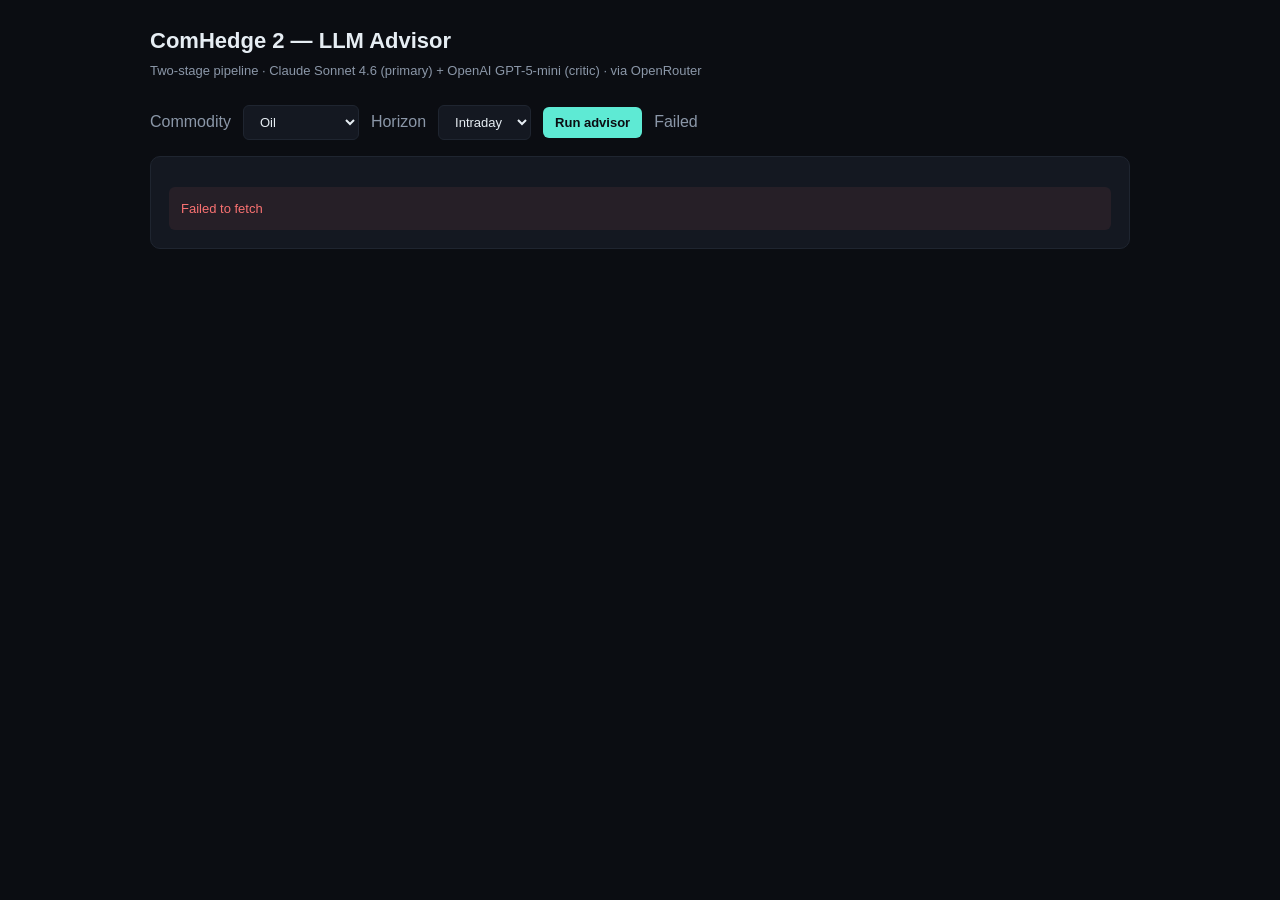
<file: llm-advisor.html>
<!DOCTYPE html>
<html lang="en">
<head>
<meta charset="UTF-8" />
<meta name="viewport" content="width=device-width, initial-scale=1" />
<title>ComHedge 2 — LLM Advisor</title>
<style>
  :root {
    color-scheme: dark;
    --bg: #0b0d12;
    --panel: #141821;
    --line: #1f2530;
    --text: #e6edf3;
    --muted: #8b97a8;
    --accent: #5eead4;
    --green: #4ade80;
    --yellow: #facc15;
    --red: #f87171;
  }
  body {
    margin: 0;
    background: var(--bg);
    color: var(--text);
    font-family: -apple-system, BlinkMacSystemFont, "Segoe UI", Roboto, sans-serif;
    line-height: 1.5;
  }
  .wrap {
    max-width: 980px;
    margin: 0 auto;
    padding: 24px;
  }
  h1 { font-size: 22px; margin: 0 0 4px 0; }
  .sub { color: var(--muted); font-size: 13px; margin-bottom: 24px; }
  .controls { display: flex; gap: 12px; align-items: center; margin-bottom: 16px; flex-wrap: wrap; }
  select, input, button {
    background: var(--panel);
    color: var(--text);
    border: 1px solid var(--line);
    border-radius: 6px;
    padding: 8px 12px;
    font-size: 13px;
    font-family: inherit;
  }
  button {
    cursor: pointer;
    background: var(--accent);
    color: #0b0d12;
    font-weight: 600;
    border: 0;
  }
  button:disabled { opacity: 0.5; cursor: not-allowed; }
  .grid { display: grid; grid-template-columns: 1fr 1fr; gap: 16px; margin-top: 16px; }
  .card {
    background: var(--panel);
    border: 1px solid var(--line);
    border-radius: 10px;
    padding: 18px;
  }
  .card h2 { font-size: 14px; margin: 0 0 12px 0; color: var(--muted); text-transform: uppercase; letter-spacing: 0.05em; }
  .pill {
    display: inline-block;
    padding: 2px 10px;
    border-radius: 999px;
    font-size: 12px;
    font-weight: 600;
    text-transform: uppercase;
    letter-spacing: 0.05em;
  }
  .pill.long { background: rgba(74, 222, 128, 0.15); color: var(--green); }
  .pill.short { background: rgba(248, 113, 113, 0.15); color: var(--red); }
  .pill.wait { background: rgba(250, 204, 21, 0.15); color: var(--yellow); }
  .conv-row { display: flex; align-items: baseline; gap: 8px; margin: 10px 0 14px 0; }
  .conv-num { font-size: 32px; font-weight: 700; }
  .conv-lbl { color: var(--muted); font-size: 12px; }
  ul { padding-left: 20px; margin: 8px 0; }
  li { margin-bottom: 6px; font-size: 13px; }
  .muted { color: var(--muted); }
  .summary { font-size: 14px; margin: 8px 0 12px 0; }
  .meta { color: var(--muted); font-size: 11px; margin-top: 12px; padding-top: 12px; border-top: 1px solid var(--line); }
  .consolidated { background: rgba(94, 234, 212, 0.05); border-color: rgba(94, 234, 212, 0.25); margin-top: 16px; }
  .consolidated h2 { color: var(--accent); }
  .err { color: var(--red); font-size: 13px; padding: 12px; background: rgba(248, 113, 113, 0.08); border-radius: 6px; margin-top: 12px; }
  .spinner { display: inline-block; width: 14px; height: 14px; border: 2px solid var(--line); border-top-color: var(--accent); border-radius: 50%; animation: spin 0.8s linear infinite; vertical-align: middle; }
  @keyframes spin { to { transform: rotate(360deg); } }
</style>
</head>
<body>
<div class="wrap">
  <h1>ComHedge 2 — LLM Advisor</h1>
  <div class="sub">Two-stage pipeline · Claude Sonnet 4.6 (primary) + OpenAI GPT-5-mini (critic) · via OpenRouter</div>

  <div class="controls">
    <label class="muted" for="commodity">Commodity</label>
    <select id="commodity">
      <option value="oil" selected>Oil</option>
      <option value="natural_gas">Natural Gas</option>
      <option value="gold">Gold</option>
      <option value="silver">Silver</option>
      <option value="copper">Copper</option>
      <option value="platinum">Platinum</option>
    </select>
    <label class="muted" for="horizon">Horizon</label>
    <select id="horizon">
      <option value="intraday" selected>Intraday</option>
      <option value="swing">Swing</option>
      <option value="position">Position</option>
    </select>
    <button id="run">Run advisor</button>
    <span id="status" class="muted"></span>
  </div>

  <div id="result"></div>
</div>

<script>
const WORKER_URL = "https://trading-site-scripts.peter-bell54.workers.dev/models/openrouter/advisory";

const DEFAULT_CONTEXT = {
  oil: {
    currentPrice: 104.34,
    recentPrices: [110.20, 108.50, 106.80, 105.40, 104.34],
    signals: {
      trend: "recovering_off_lows",
      inventoryPressure: "draws",
      geopoliticalRisk: "disrupted",
      dollarPressure: "weaker",
      curveStructure: "flat"
    },
    macroNotes: "2026 Iran war, US-Iran ceasefire since Apr 8, Strait of Hormuz still under dual blockade. Pre-war WTI ~$60, peak ~$120, now $104."
  },
  natural_gas: { currentPrice: 3.20, signals: { trend: "neutral" }, macroNotes: "Spring shoulder season, storage builds." },
  gold: { currentPrice: 2400, signals: { trend: "rising" }, macroNotes: "Geopolitical risk premium, dollar weakness." },
  silver: { currentPrice: 28, signals: { trend: "rising" }, macroNotes: "Industrial demand + safe haven bid." },
  copper: { currentPrice: 4.50, signals: { trend: "neutral" }, macroNotes: "China demand uncertainty." },
  platinum: { currentPrice: 950, signals: { trend: "neutral" }, macroNotes: "Auto catalyst demand pressure." }
};

const $ = (id) => document.getElementById(id);
const esc = (s) => String(s == null ? "" : s).replace(/[&<>"']/g, (c) => ({"&":"&amp;","<":"&lt;",">":"&gt;",'"':"&quot;","'":"&#39;"}[c]));

function pill(tone) {
  const t = String(tone || "wait").toLowerCase();
  return `<span class="pill ${esc(t)}">${esc(t)}</span>`;
}

function renderAdvisory(adv, label, model) {
  const reasons = Array.isArray(adv?.reasons) ? adv.reasons : [];
  const risks = Array.isArray(adv?.risks) ? adv.risks : [];
  return `
    <div class="card">
      <h2>${esc(label)}</h2>
      <div class="conv-row">
        <div class="conv-num">${esc(adv?.conviction ?? "?")}</div>
        <div class="conv-lbl">/ 100 conviction</div>
        <div style="margin-left:auto">${pill(adv?.tone)}</div>
      </div>
      <div class="summary">${esc(adv?.summary || "—")}</div>
      ${reasons.length ? `<div class="muted" style="font-size:12px;text-transform:uppercase;letter-spacing:.04em;margin-top:10px">Reasons</div><ul>${reasons.map(r => `<li>${esc(r)}</li>`).join("")}</ul>` : ""}
      ${risks.length ? `<div class="muted" style="font-size:12px;text-transform:uppercase;letter-spacing:.04em;margin-top:10px">Risks</div><ul>${risks.map(r => `<li>${esc(r)}</li>`).join("")}</ul>` : ""}
      ${model ? `<div class="meta">model: ${esc(model)}</div>` : ""}
    </div>
  `;
}

function renderCritic(critic) {
  const r = critic?.review || {};
  if (critic?.error) {
    return `<div class="card"><h2>Critic</h2><div class="err">Critic failed: ${esc(critic.error)}</div></div>`;
  }
  const concerns = Array.isArray(r.concerns) ? r.concerns : [];
  const support = Array.isArray(r.supportingPoints) ? r.supportingPoints : [];
  return `
    <div class="card">
      <h2>Critic Review</h2>
      <div class="conv-row">
        <div class="conv-num">${esc(r.adjustedConviction ?? "?")}</div>
        <div class="conv-lbl">/ 100 critic-adjusted</div>
        <div style="margin-left:auto">${pill(r.agree === false ? "short" : "long").replace(/long|short/, r.agree === false ? "disagrees" : "agrees")}</div>
      </div>
      <div class="muted" style="font-size:13px">Agreement level: <strong>${esc(r.agreementLevel ?? "?")}</strong> / 100</div>
      ${concerns.length ? `<div class="muted" style="font-size:12px;text-transform:uppercase;letter-spacing:.04em;margin-top:12px">Concerns</div><ul>${concerns.map(c => `<li>${esc(c)}</li>`).join("")}</ul>` : ""}
      ${support.length ? `<div class="muted" style="font-size:12px;text-transform:uppercase;letter-spacing:.04em;margin-top:8px">Agrees on</div><ul>${support.map(c => `<li>${esc(c)}</li>`).join("")}</ul>` : ""}
      ${critic?.model ? `<div class="meta">model: ${esc(critic.model)}</div>` : ""}
    </div>
  `;
}

function renderConsolidated(con) {
  return `
    <div class="card consolidated">
      <h2>Consolidated</h2>
      <div class="conv-row">
        <div class="conv-num">${esc(con?.conviction ?? "?")}</div>
        <div class="conv-lbl">/ 100 consolidated conviction</div>
        <div style="margin-left:auto">${pill(con?.tone)}</div>
      </div>
      <div class="muted" style="font-size:13px">Primary said <strong>${esc(con?.primaryConviction)}</strong>, critic said <strong>${esc(con?.criticConviction)}</strong>, agreement level <strong>${esc(con?.agreementLevel ?? "—")}</strong>. Tone falls to "wait" when models disagree.</div>
    </div>
  `;
}

function renderResult(data) {
  const primary = data.primary;
  const critic = data.critic;
  const consolidated = data.consolidated || (primary && primary.advisory) || {};
  if (!primary) {
    return `<div class="card"><div class="err">${esc(data?.error || "Unexpected response")}</div></div>`;
  }
  return `
    ${renderConsolidated(consolidated)}
    <div class="grid">
      ${renderAdvisory(primary.advisory, "Primary (Sonnet 4.6)", primary.model)}
      ${renderCritic(critic)}
    </div>
  `;
}

async function run() {
  const commodity = $("commodity").value;
  const horizon = $("horizon").value;
  const status = $("status");
  const result = $("result");
  const btn = $("run");

  btn.disabled = true;
  status.innerHTML = `<span class="spinner"></span> Calling Sonnet 4.6 + GPT-5-mini critic…`;

  const body = {
    commodity,
    horizon,
    context: DEFAULT_CONTEXT[commodity] || { currentPrice: null }
  };

  try {
    const t0 = Date.now();
    const res = await fetch(WORKER_URL, {
      method: "POST",
      headers: { "Content-Type": "application/json" },
      body: JSON.stringify(body)
    });
    const data = await res.json();
    const ms = Date.now() - t0;
    if (!res.ok) throw new Error(data?.error || `HTTP ${res.status}`);
    result.innerHTML = renderResult(data);
    status.textContent = `Done in ${(ms/1000).toFixed(1)}s · ${new Date().toLocaleTimeString()}`;
  } catch (err) {
    result.innerHTML = `<div class="card"><div class="err">${esc(err.message)}</div></div>`;
    status.textContent = "Failed";
  } finally {
    btn.disabled = false;
  }
}

$("run").addEventListener("click", run);
window.addEventListener("DOMContentLoaded", run);
</script>
</body>
</html>
</file>
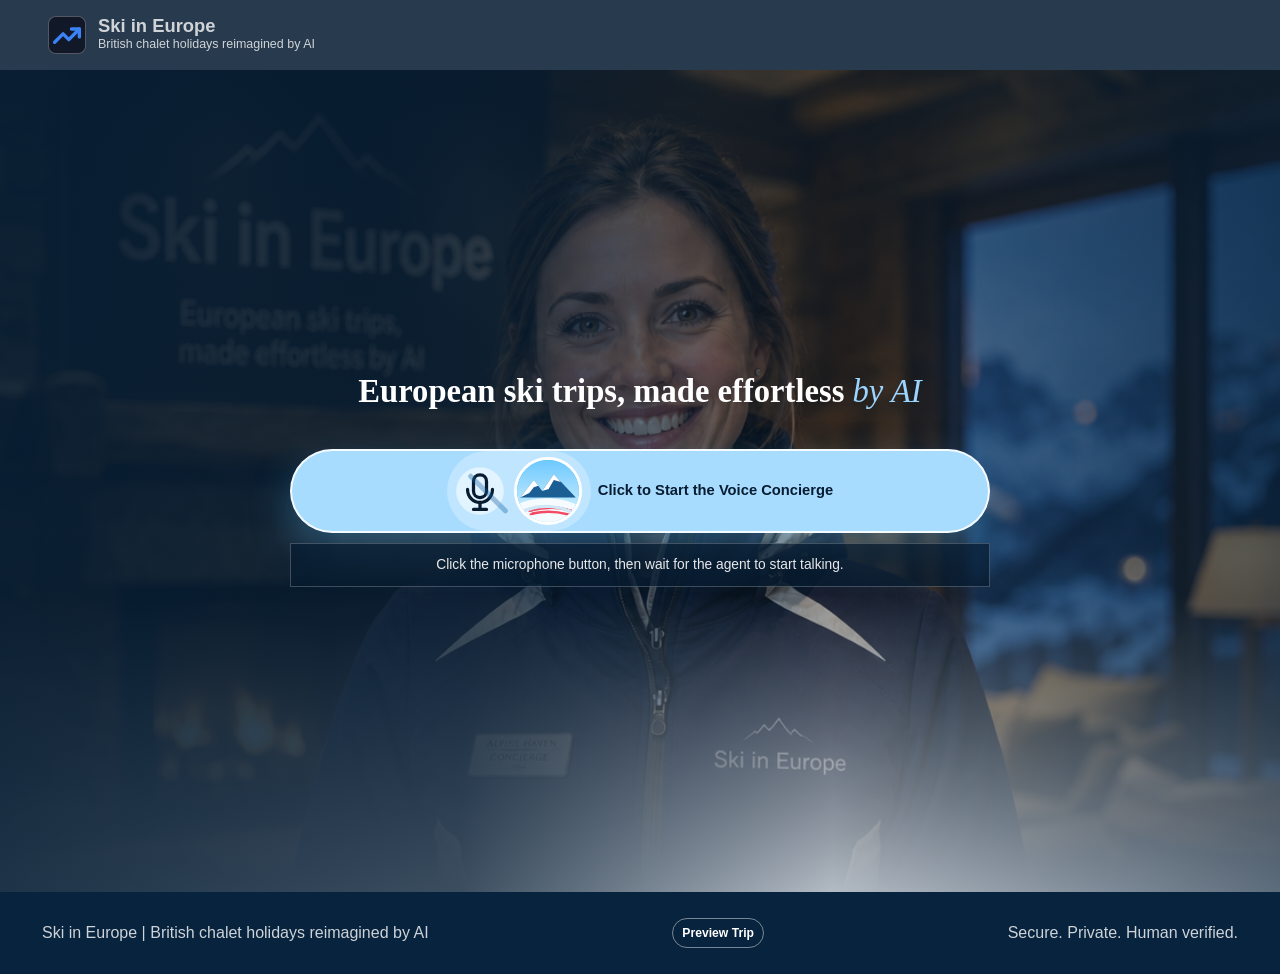
<file: ski-voice-agent.html>
<!doctype html>
<html lang="en">
<head>
  <meta charset="utf-8">
  <meta name="viewport" content="width=device-width, initial-scale=1">
  <title>Ski in Europe | AI Chalet Concierge</title>
  <link rel="icon" type="image/svg+xml" href="./favicon.svg?v=ski-voice-agent-2">
  <style>
    :root {
      color-scheme: light;
      --ink: #111927;
      --muted: #5b6878;
      --line: #d9e2ec;
      --paper: #ffffff;
      --mist: #f5f7fb;
      --navy: #08233d;
      --blue: #5bb7ec;
      --gold: #f2a93b;
      --green: #24734d;
      --red: #b42318;
      --shadow: 0 24px 70px rgba(8, 35, 61, 0.18);
    }

    * {
      box-sizing: border-box;
    }

    html {
      scroll-behavior: smooth;
    }

    body {
      background: var(--mist);
      color: var(--ink);
      font-family: "Aptos", "Segoe UI", Arial, sans-serif;
      line-height: 1.5;
      margin: 0;
    }

    button,
    input,
    select,
    textarea {
      font: inherit;
    }

    button,
    .button {
      align-items: center;
      border: 1px solid transparent;
      border-radius: 999px;
      cursor: pointer;
      display: inline-flex;
      font-weight: 800;
      gap: 8px;
      justify-content: center;
      min-height: 46px;
      padding: 0 18px;
      text-decoration: none;
      transition: transform 140ms ease, box-shadow 140ms ease, background 140ms ease;
      white-space: nowrap;
    }

    button:hover,
    .button:hover {
      transform: translateY(-1px);
    }

    button:disabled {
      cursor: not-allowed;
      opacity: 0.56;
      transform: none;
    }

    @keyframes spin {
      to {
        transform: rotate(360deg);
      }
    }

    .primary {
      background: #a8dcff;
      box-shadow: 0 14px 30px rgba(91, 183, 236, 0.28);
      color: #071c31;
    }

    .dark {
      background: var(--navy);
      color: #fff;
    }

    .secondary {
      background: #fff;
      border-color: var(--line);
      color: var(--navy);
    }

    .danger {
      background: #fff5f5;
      border-color: #ffd4d0;
      color: var(--red);
    }

    .topbar {
      align-items: center;
      background: rgba(6, 27, 48, 0.86);
      backdrop-filter: blur(14px);
      color: #fff;
      display: flex;
      gap: 14px;
      justify-content: space-between;
      left: 0;
      padding: 16px clamp(18px, 4vw, 48px);
      position: sticky;
      right: 0;
      top: 0;
      z-index: 20;
    }

    .brand {
      align-items: center;
      color: #fff;
      display: flex;
      flex: 0 0 300px;
      gap: 12px;
      text-decoration: none;
    }

    .brand-mark {
      align-items: center;
      background: #111827;
      border: 1px solid rgba(255, 255, 255, 0.28);
      border-radius: 8px;
      display: inline-flex;
      height: 38px;
      justify-content: center;
      overflow: hidden;
      width: 38px;
    }

    .brand-mark img {
      display: block;
      height: 100%;
      width: 100%;
    }

    .brand strong,
    .brand span {
      display: block;
    }

    .brand strong {
      font-size: 1.15rem;
      line-height: 1.05;
    }

    .brand span {
      color: rgba(255, 255, 255, 0.78);
      font-size: 0.78rem;
    }

    .topbar .reset-button {
      flex: 0 0 auto;
    }

    .header-trip-strip {
      align-items: stretch;
      border: 2px solid #f4b000;
      border-radius: 8px;
      display: grid;
      flex: 1 1 auto;
      grid-auto-columns: minmax(190px, 1fr);
      grid-auto-flow: column;
      grid-template-columns: repeat(4, minmax(190px, 1fr));
      max-width: 980px;
      min-width: 0;
      overflow-x: auto;
      overflow-y: hidden;
      scrollbar-width: thin;
      scroll-snap-type: x proximity;
    }

    .header-trip-strip::-webkit-scrollbar {
      height: 5px;
    }

    .header-trip-strip::-webkit-scrollbar-thumb {
      background: rgba(8, 35, 61, 0.35);
      border-radius: 999px;
    }

    .trip-strip-cell {
      align-items: center;
      background: rgba(255, 255, 255, 0.97);
      color: var(--ink);
      display: flex;
      gap: 8px;
      min-width: 0;
      min-height: 42px;
      padding: 7px 10px;
      scroll-snap-align: start;
    }

    .trip-strip-cell + .trip-strip-cell {
      border-left: 2px solid #f4b000;
    }

    .trip-strip-icon {
      color: #5a6470;
      flex: none;
      height: 19px;
      width: 19px;
    }

    .trip-strip-copy {
      min-width: 0;
    }

    .trip-strip-copy small,
    .trip-strip-copy strong {
      display: block;
      overflow: hidden;
      text-overflow: ellipsis;
      white-space: nowrap;
    }

    .trip-strip-copy small {
      color: var(--muted);
      font-size: 0.58rem;
      font-weight: 800;
      text-transform: uppercase;
    }

    .trip-strip-copy strong {
      color: var(--ink);
      font-size: 0.78rem;
      line-height: 1.15;
    }

    .nav {
      align-items: center;
      display: flex;
      gap: clamp(12px, 3vw, 34px);
      margin-left: auto;
    }

    .nav a {
      color: rgba(255, 255, 255, 0.86);
      font-weight: 700;
      text-decoration: none;
    }

    .page-section {
      margin: 0 auto;
      max-width: 1220px;
      padding: 58px clamp(18px, 4vw, 42px);
    }

    .hero {
      background: url("./assets/alps-hero.jpg") center/cover;
      color: #fff;
      height: calc(100vh - 78px);
      min-height: 560px;
      overflow: hidden;
      position: relative;
      top: auto;
      z-index: 15;
    }

    .hero::before {
      background:
        linear-gradient(90deg, rgba(7, 30, 52, 0.9) 0%, rgba(7, 30, 52, 0.78) 36%, rgba(7, 30, 52, 0.28) 65%, rgba(7, 30, 52, 0.64) 100%),
        linear-gradient(180deg, rgba(7, 30, 52, 0.42) 0%, rgba(7, 30, 52, 0.1) 64%, rgba(245, 247, 251, 1) 100%);
      content: "";
      inset: 0;
      pointer-events: none;
      position: absolute;
      z-index: 1;
    }

    .hero-video,
    .hero-video-poster {
      height: 100%;
      inset: 0;
      object-fit: cover;
      position: absolute;
      transition: opacity 240ms ease;
      width: 100%;
      z-index: 0;
    }

    .hero-video-poster {
      opacity: 0;
    }

    .hero-video[data-ended="true"] {
      opacity: 0;
    }

    .hero-video[data-ended="true"] + .hero-video-poster {
      opacity: 1;
    }

    .hero-inner {
      align-items: center;
      display: grid;
      gap: 14px;
      grid-template-columns: 1fr;
      height: 100%;
      justify-items: center;
      min-height: 0;
      margin: 0 auto;
      max-width: 1380px;
      padding: clamp(28px, 5vw, 76px) clamp(18px, 4vw, 48px);
      position: relative;
      z-index: 2;
    }

    .eyebrow {
      color: #a8dcff;
      font-size: 0.68rem;
      font-weight: 900;
      letter-spacing: 0.18em;
      margin: 0 0 8px;
      text-transform: uppercase;
    }

    h1,
    h2,
    h3,
    p {
      margin-top: 0;
    }

    h1 {
      font-family: Georgia, "Times New Roman", serif;
      font-size: clamp(1.8rem, 2.55vw, 2.9rem);
      line-height: 0.98;
      margin-bottom: 8px;
      max-width: 720px;
      text-align: center;
    }

    h1 em {
      color: #9bd4ff;
      font-style: italic;
      font-weight: 400;
      white-space: nowrap;
    }

    h2 {
      color: var(--navy);
      font-family: Georgia, "Times New Roman", serif;
      font-size: clamp(2rem, 4vw, 3.2rem);
      line-height: 1.05;
      margin-bottom: 14px;
    }

    h3 {
      color: var(--navy);
      margin-bottom: 8px;
    }

    .lede {
      color: rgba(255, 255, 255, 0.86);
      font-size: 0.86rem;
      line-height: 1.35;
      max-width: 460px;
    }

    .hero-actions {
      align-items: center;
      display: grid;
      gap: 10px 14px;
      grid-template-columns: minmax(0, 700px);
      justify-items: center;
      margin-top: 0;
      width: min(100%, 700px);
    }

    .hero-actions button,
    .hero-actions .button {
      min-height: 38px;
      padding: 0 14px;
    }

    .talk-hero-button {
      border: 2px solid rgba(255, 255, 255, 0.88);
      box-shadow: 0 18px 40px rgba(91, 183, 236, 0.34);
      gap: 20px;
      min-height: 88px;
      min-width: 0;
      padding: 10px 28px 10px 16px;
      width: 100%;
    }

    .talk-concierge-stage {
      align-items: center;
      background: rgba(255, 255, 255, 0.28);
      border-radius: 999px;
      display: inline-flex;
      flex: 0 0 auto;
      gap: 8px;
      padding: 6px 9px 6px 7px;
      position: relative;
    }

    .talk-mic-wire,
    .talk-concierge {
      display: block;
      transition: filter 0.18s ease, opacity 0.18s ease, transform 0.18s ease;
    }

    .talk-mic-wire {
      height: 52px;
      width: 52px;
    }

    .talk-mic-idle-slash {
      background: #0e5f9f;
      border-radius: 999px;
      height: 5px;
      left: 14px;
      opacity: 0.36;
      pointer-events: none;
      position: absolute;
      top: 50%;
      transform: rotate(45deg);
      transform-origin: center;
      width: 54px;
    }

    .voice-spinner {
      border: 3px solid rgba(7, 28, 49, 0.2);
      border-top-color: #071c31;
      border-radius: 999px;
      display: none;
      flex: 0 0 auto;
      height: 28px;
      width: 28px;
    }

    body[data-voice-connecting="true"] .voice-spinner {
      animation: spin 0.8s linear infinite;
      display: inline-block;
    }

    body[data-voice-connecting="true"] .talk-mic-wire {
      display: none;
    }

    .talk-concierge {
      border: 3px solid #fff;
      border-radius: 999px;
      box-shadow: inset 0 0 0 3px #1aaee4;
      height: 68px;
      overflow: hidden;
      width: 68px;
    }

    .talk-hero-button:hover .talk-mic-wire,
    .talk-hero-button:focus-visible .talk-mic-wire {
      transform: scale(1.04);
    }

    .talk-hero-button > .mic-status {
      display: none;
    }

    .talk-hero-mic.mic-status {
      color: currentColor;
      flex: 0 0 auto;
      height: 18px;
      width: 18px;
    }

    .talk-hero-mic.mic-status svg {
      height: 18px;
      margin: auto;
      width: 18px;
    }

    .talk-hero-copy {
      display: grid;
      line-height: 1.05;
      text-align: left;
    }

    .talk-hero-copy strong {
      font-size: 0.92rem;
    }

    .talk-hero-copy small {
      color: rgba(7, 28, 49, 0.68);
      font-size: 0.68rem;
      font-weight: 900;
      letter-spacing: 0.08em;
      text-transform: uppercase;
    }

    .talk-helper {
      background: rgba(6, 27, 48, 0.72);
      border: 1px solid rgba(255, 255, 255, 0.22);
      color: rgba(255, 255, 255, 0.9);
      font-size: 0.86rem;
      line-height: 1.35;
      padding: 12px 14px;
      text-align: center;
      width: 100%;
    }

    .talk-helper[data-state="error"] {
      background: rgba(88, 13, 17, 0.9);
      border-color: rgba(255, 156, 156, 0.55);
      color: #ffe8e8;
    }

    .talk-helper[data-state="ready"] {
      color: #dff8ec;
    }

    .hero-actions .danger {
      grid-column: 1;
      min-width: 0;
      width: 100%;
    }

    .handoff-jump-button {
      display: none !important;
      grid-column: 1;
      min-width: 0;
      width: 100%;
    }

    body[data-review-ready="true"] .handoff-jump-button[data-visible="true"] {
      display: inline-flex !important;
    }

    .liveavatar-panel {
      background: linear-gradient(180deg, rgba(35, 40, 71, 0.98), rgba(38, 29, 79, 0.98));
      border: 1px solid rgba(177, 168, 255, 0.36);
      border-radius: 20px;
      bottom: 32px;
      box-shadow: 0 24px 70px rgba(0, 0, 0, 0.34);
      color: #fff;
      display: grid;
      gap: 8px;
      --avatar-frame-height: min(512px, calc(100vh - 178px));
      --avatar-panel-width: 320px;
      max-width: calc(100vw - 32px);
      overflow: hidden;
      padding: 10px;
      position: fixed;
      right: 24px;
      width: var(--avatar-panel-width);
      z-index: 80;
    }

    .liveavatar-panel[data-size="small"] {
      --avatar-frame-height: min(402px, calc(100vh - 178px));
      --avatar-panel-width: 266px;
    }

    .liveavatar-panel[data-size="large"] {
      --avatar-frame-height: min(572px, calc(100vh - 154px));
      --avatar-panel-width: 360px;
    }

    .liveavatar-panel[data-hidden="true"] {
      display: none;
    }

    .liveavatar-toggle[hidden] {
      display: none;
    }

    .liveavatar-window-head {
      align-items: center;
      display: grid;
      gap: 2px 10px;
      grid-template-columns: auto 1fr auto;
      padding: 4px 8px 0;
    }

    .liveavatar-status-dot {
      background: #2dc9ff;
      border-radius: 999px;
      box-shadow: 0 0 14px rgba(45, 201, 255, 0.9);
      grid-row: span 2;
      height: 10px;
      width: 10px;
    }

    .liveavatar-window-title {
      font-size: 0.96rem;
      font-weight: 900;
      line-height: 1.1;
    }

    .liveavatar-window-kicker {
      color: rgba(255, 255, 255, 0.7);
      font-size: 0.62rem;
      font-weight: 900;
      letter-spacing: 0.16em;
      text-transform: uppercase;
    }

    .liveavatar-size-controls {
      align-items: center;
      display: inline-flex;
      gap: 6px;
      grid-row: span 2;
    }

    .liveavatar-size-button {
      background: rgba(255, 255, 255, 0.12);
      border: 1px solid rgba(255, 255, 255, 0.18);
      border-radius: 999px;
      color: #fff;
      font-size: 1rem;
      font-weight: 900;
      height: 28px;
      min-height: 28px;
      padding: 0;
      width: 28px;
    }

    .liveavatar-size-button:disabled {
      opacity: 0.32;
    }

    .liveavatar-minimize-button {
      font-size: 0.88rem;
      width: 34px;
    }

    .liveavatar-frame-shell {
      background: rgba(6, 27, 48, 0.62);
      border-radius: 18px;
      display: block;
      height: var(--avatar-frame-height);
      overflow: hidden;
      width: 100%;
    }

    .liveavatar-frame {
      border: 0;
      display: block;
      height: 100%;
      min-height: 0;
      width: calc(100% + 18px);
    }

    .liveavatar-call-button {
      align-items: center;
      background: linear-gradient(135deg, #4db5ff, #7b5cff);
      border: 0;
      border-radius: 999px;
      box-shadow: 0 12px 28px rgba(77, 181, 255, 0.28);
      color: #fff;
      display: none;
      font-size: 1.15rem;
      height: 64px;
      justify-content: center;
      justify-self: center;
      margin-top: -54px;
      pointer-events: none;
      position: relative;
      width: 64px;
      z-index: 2;
    }

    .liveavatar-toggle {
      background: #3b1b74;
      border: 1px solid rgba(255, 255, 255, 0.16);
      border-radius: 999px;
      bottom: 16px;
      box-shadow: 0 14px 34px rgba(0, 0, 0, 0.26);
      color: #fff;
      font-size: 0.9rem;
      font-weight: 900;
      min-height: 46px;
      padding: 0 20px;
      position: fixed;
      right: 24px;
      z-index: 81;
    }

    .liveavatar-toggle[data-mode="hide"] {
      bottom: -68px;
      transform: translateY(100%);
    }

    .hero-panel {
      align-items: center;
      display: grid;
      gap: clamp(18px, 4vw, 34px);
      grid-template-columns: minmax(0, 1fr);
      justify-items: center;
      max-width: 760px;
      min-width: 0;
      width: 100%;
    }

    .hero-title-block {
      justify-self: center;
    }

    body[data-trip-compact="true"] .hero {
      height: auto;
      min-height: 230px;
      overflow: visible;
      position: sticky;
      top: 70px;
    }

    body[data-trip-compact="true"] .hero-inner {
      align-items: center;
      grid-template-columns: 1fr;
      min-height: 230px;
      padding-bottom: 30px;
      padding-top: 30px;
    }

    body[data-trip-compact="true"] .hero-panel {
      display: grid;
    }

    body[data-trip-compact="true"] .hero-title-block {
      grid-column: auto;
      grid-row: auto;
      justify-self: center;
      max-width: 720px;
    }

    body[data-trip-compact="true"] .lede {
      display: none;
      grid-row: 1;
      margin: 0;
      max-width: 500px;
    }

    body[data-trip-compact="true"] .hero-actions {
      align-self: center;
      display: grid;
      grid-column: auto;
      grid-row: auto;
      grid-template-columns: 1fr;
      gap: 10px;
      max-width: 700px;
    }

    body[data-trip-compact="true"] .talk-helper {
      display: none;
    }

    body[data-trip-compact="true"] h1 {
      font-size: clamp(2rem, 3.1vw, 3.05rem);
      line-height: 0.98;
      margin-bottom: 0;
    }

    body[data-trip-compact="true"] .hero-title-block .eyebrow {
      margin-bottom: 4px;
    }

    body[data-trip-compact="true"] .talk-hero-button {
      gap: 10px;
      min-height: 68px;
      min-width: 0;
      padding: 8px 20px 8px 12px;
    }

    body[data-trip-compact="true"] .talk-hero-button .talk-hero-copy {
      font-size: 0.95rem;
      line-height: 1.05;
    }

    body[data-trip-compact="true"] .talk-hero-mic.mic-status {
      height: 18px;
      width: 18px;
    }

    body[data-trip-compact="true"] .talk-hero-mic.mic-status svg {
      height: 18px;
      width: 18px;
    }

    body[data-trip-compact="true"] .talk-concierge {
      height: 54px;
      width: 54px;
    }

    body[data-trip-compact="true"] .talk-mic-wire {
      height: 42px;
      width: 42px;
    }

    body[data-trip-compact="true"] .hero-actions .danger,
    body[data-trip-compact="true"] .handoff-jump-button {
      min-height: 46px;
      min-width: 0;
      padding: 0 18px;
    }

    .voice-button {
      align-items: center;
      display: inline-flex;
      gap: 7px;
    }

    .mic-status {
      display: inline-flex;
      height: 15px;
      position: relative;
      width: 15px;
    }

    .mic-status svg {
      display: block;
      height: 15px;
      width: 15px;
    }

    .mic-status .mic-slash {
      opacity: 1;
      transition: opacity 0.18s ease;
    }

    body[data-voice-live="true"] .mic-status .mic-slash {
      opacity: 0;
    }

    body[data-voice-live="true"] .voice-button .mic-status {
      color: #24734d;
    }

    body[data-voice-connecting="true"] .voice-button .mic-status {
      color: #071c31;
    }

    body[data-voice-live="true"] .talk-hero-button {
      background: rgba(174, 202, 222, 0.82);
      box-shadow: none;
    }

    body[data-voice-connecting="true"] .talk-hero-button {
      background: #c4e8ff;
      box-shadow: 0 18px 44px rgba(91, 183, 236, 0.42);
    }

    body[data-voice-live="true"] .talk-concierge,
    body[data-voice-live="true"] .talk-mic-wire {
      filter: grayscale(1);
      opacity: 0.42;
    }

    body[data-voice-live="true"] .talk-mic-idle-slash {
      display: none;
    }

    .hero-actions .danger {
      display: none;
    }

    body[data-voice-live="true"] .hero-actions .danger {
      background: #ffe1e1;
      border-color: #ff9c9c;
      box-shadow: 0 14px 34px rgba(138, 43, 45, 0.28);
      color: #7d1f22;
      display: inline-flex;
    }

    .feature-band {
      background: #fff;
      border-bottom: 1px solid var(--line);
      border-top: 1px solid var(--line);
    }

    .feature-grid,
    .destination-grid,
    .chalet-grid,
    .steps {
      display: grid;
      gap: 18px;
    }

    .feature-grid {
      grid-template-columns: repeat(4, minmax(0, 1fr));
      text-align: center;
    }

    .feature {
      padding: 18px;
    }

    .icon {
      align-items: center;
      background: var(--navy);
      border-radius: 999px;
      color: var(--gold);
      display: inline-flex;
      font-size: 1.3rem;
      height: 54px;
      justify-content: center;
      margin-bottom: 12px;
      width: 54px;
    }

    .destination-grid {
      grid-template-columns: repeat(3, minmax(0, 1fr));
    }

    .destination,
    .chalet,
    .step,
    .voice-panel,
    .brief-card {
      background: var(--paper);
      border: 1px solid var(--line);
      box-shadow: 0 14px 38px rgba(8, 35, 61, 0.07);
    }

    .destination,
    .chalet,
    .step {
      padding: 22px;
    }

    .destination {
      border-radius: 16px;
      cursor: pointer;
      display: block;
      min-height: 132px;
      text-align: left;
      text-decoration: none;
      white-space: normal;
    }

    .destination:hover {
      border-color: rgba(91, 183, 236, 0.55);
      box-shadow: 0 18px 46px rgba(8, 35, 61, 0.11);
      transform: translateY(-1px);
    }

    .destination strong {
      color: var(--navy);
      display: block;
      font-size: 1.2rem;
      margin-bottom: 4px;
    }

    .destination span {
      display: block;
      font-size: 0.94rem;
      line-height: 1.45;
      max-width: 25ch;
    }

    .destination span,
    .feature p,
    .step p,
    .chalet p,
    .small,
    .section-lede {
      color: var(--muted);
    }

    .chalet-grid {
      grid-template-columns: 1.2fr 0.8fr;
    }

    .chalet {
      display: grid;
      gap: 14px;
    }

    .chalet-meta {
      display: flex;
      flex-wrap: wrap;
      gap: 8px;
    }

    .pill {
      background: #edf6fc;
      border: 1px solid #d4eaf8;
      color: var(--navy);
      display: inline-flex;
      font-size: 0.84rem;
      font-weight: 800;
      padding: 5px 9px;
    }

    .steps {
      grid-template-columns: repeat(3, minmax(0, 1fr));
    }

    .voice-layout {
      align-items: start;
      display: grid;
      gap: 22px;
      grid-template-columns: minmax(0, 1fr) minmax(360px, 0.86fr);
    }

    .voice-panel,
    .brief-card {
      padding: 22px;
    }

    .handoff-envelope {
      background:
        linear-gradient(145deg, rgba(168, 220, 255, 0.24), transparent 34%),
        linear-gradient(#fff, #fff);
      border: 1px solid rgba(8, 35, 61, 0.18);
      box-shadow: 0 24px 70px rgba(0, 0, 0, 0.2);
      color: var(--ink);
      overflow: hidden;
      position: relative;
    }

    .handoff-envelope::before {
      background: linear-gradient(135deg, rgba(8, 35, 61, 0.12), rgba(91, 183, 236, 0.08));
      clip-path: polygon(0 0, 50% 56px, 100% 0);
      content: "";
      height: 76px;
      left: 0;
      position: absolute;
      right: 0;
      top: 0;
    }

    .handoff-envelope h3,
    .handoff-envelope form {
      position: relative;
      z-index: 1;
    }

    .handoff-label {
      align-items: center;
      color: var(--navy);
      display: flex;
      font-size: 0.78rem;
      font-weight: 900;
      gap: 8px;
      letter-spacing: 0.08em;
      margin-bottom: 10px;
      position: relative;
      text-transform: uppercase;
      z-index: 1;
    }

    .handoff-label span {
      align-items: center;
      background: var(--navy);
      border-radius: 999px;
      color: #fff;
      display: inline-flex;
      height: 28px;
      justify-content: center;
      letter-spacing: 0;
      width: 28px;
    }

    .trip-workspace {
      background: #eef3f8;
      min-height: calc(66vh - 70px);
      padding: 10px clamp(18px, 4vw, 42px) 54px;
    }

    body[data-workspace-unlocked="false"] .header-trip-strip,
    body[data-workspace-unlocked="false"] .reset-button,
    body[data-workspace-unlocked="false"] .trip-workspace {
      display: none;
    }

    .handoff-jump-button[hidden],
    .handoff-jump-button[data-visible="false"],
    body[data-review-ready="false"] .handoff-jump-button,
    body[data-workspace-unlocked="false"] .handoff-jump-button {
      display: none !important;
    }

    body[data-workspace-unlocked="false"] .hero {
      height: calc(100vh - 78px);
      min-height: 620px;
    }

    body[data-workspace-unlocked="false"] .hero-inner {
      align-items: center;
    }

    .trip-workspace-inner {
      display: grid;
      gap: 16px;
      grid-template-columns: minmax(0, 1fr);
      margin: 0 auto;
      max-width: 920px;
    }

    .trip-card {
      background: #fff;
      border: 1px solid var(--line);
      box-shadow: 0 12px 34px rgba(8, 35, 61, 0.08);
      display: grid;
      gap: 12px;
      min-height: 245px;
      padding: 18px;
    }

    .trip-card.large {
      grid-column: auto;
    }

    .accommodation-preview {
      display: none;
      gap: 0;
      overflow: hidden;
      padding: 0;
    }

    .accommodation-preview[data-visible="true"] {
      display: grid;
      grid-template-rows: minmax(150px, 1fr) auto;
    }

    .accommodation-preview-main {
      background: #08233d;
      min-height: 174px;
      position: relative;
    }

    .accommodation-preview-main img {
      display: block;
      height: 100%;
      object-fit: cover;
      width: 100%;
    }

    .accommodation-preview-title {
      background: linear-gradient(180deg, rgba(6, 27, 48, 0), rgba(6, 27, 48, 0.76));
      bottom: 0;
      color: #fff;
      font-size: 0.92rem;
      font-weight: 900;
      left: 0;
      padding: 34px 14px 12px;
      position: absolute;
      right: 0;
    }

    .accommodation-arrow {
      background: rgba(6, 27, 48, 0.68);
      border: 1px solid rgba(255, 255, 255, 0.35);
      color: #fff;
      height: 38px;
      min-height: 38px;
      padding: 0;
      position: absolute;
      top: 50%;
      transform: translateY(-50%);
      width: 38px;
      z-index: 2;
    }

    .accommodation-arrow:hover {
      transform: translateY(-50%);
    }

    .accommodation-arrow[data-direction="prev"] {
      left: 10px;
    }

    .accommodation-arrow[data-direction="next"] {
      right: 10px;
    }

    .accommodation-thumbs {
      background: rgba(0, 83, 83, 0.9);
      display: grid;
      gap: 8px;
      grid-auto-columns: minmax(58px, 1fr);
      grid-auto-flow: column;
      padding: 10px;
    }

    .accommodation-thumb {
      border: 2px solid transparent;
      border-radius: 0;
      min-height: 48px;
      overflow: hidden;
      padding: 0;
    }

    .accommodation-thumb[aria-current="true"] {
      border-color: #fff;
    }

    .accommodation-thumb img {
      display: block;
      height: 48px;
      object-fit: cover;
      width: 100%;
    }

    .trip-card-header {
      align-items: start;
      display: flex;
      gap: 12px;
      justify-content: space-between;
    }

    .trip-card h3 {
      margin-bottom: 2px;
    }

    .trip-card p {
      color: var(--muted);
      margin-bottom: 0;
    }

    .trip-actions {
      display: flex;
      flex-wrap: wrap;
      gap: 8px;
    }

    .trip-actions .button,
    .trip-actions button {
      border-radius: 10px;
      font-size: 0.86rem;
      min-height: 34px;
      padding: 6px 10px;
    }

    .save-name-button[data-visible="false"] {
      display: none;
    }

    .selection-list {
      display: flex;
      flex-wrap: wrap;
      gap: 8px;
      min-height: 0;
    }

    .selection-pill {
      align-items: center;
      background: #eaf6ff;
      border: 1px solid #c9e5f8;
      color: var(--navy);
      display: inline-flex;
      font-size: 0.78rem;
      font-weight: 800;
      gap: 6px;
      padding: 6px 8px;
    }

    .selection-pill button {
      background: transparent;
      border: 0;
      color: inherit;
      cursor: pointer;
      font: inherit;
      min-height: auto;
      padding: 0 2px;
    }

    .party-picker {
      border: 1px solid var(--line);
      display: grid;
      gap: 10px;
      padding: 12px;
    }

    .party-picker[data-expanded="false"] {
      display: none;
    }

    .party-row {
      align-items: center;
      display: grid;
      gap: 12px;
      grid-template-columns: minmax(90px, 1fr) 124px;
    }

    .party-row span {
      font-weight: 800;
    }

    .stepper {
      align-items: center;
      border: 1px solid #aeb8c3;
      display: grid;
      grid-template-columns: 34px 1fr 34px;
      min-height: 38px;
    }

    .stepper button {
      background: transparent;
      border: 0;
      color: #1a73e8;
      font-size: 1.25rem;
      min-height: 36px;
      padding: 0;
    }

    .stepper output {
      font-weight: 900;
      text-align: center;
    }

    .child-age-list {
      display: grid;
      gap: 8px;
    }

    .child-age-list label {
      grid-template-columns: minmax(90px, 1fr) minmax(110px, 150px);
      align-items: center;
    }

    .party-done {
      justify-self: stretch;
      margin-top: 2px;
    }

    .rental-planner {
      display: grid;
      gap: 12px;
    }

    .rental-toggle {
      align-items: center;
      border: 1px solid var(--line);
      display: flex;
      gap: 10px;
      padding: 12px;
    }

    .rental-toggle input {
      height: 18px;
      width: 18px;
    }

    .rental-toggle span {
      color: var(--navy);
      font-weight: 900;
    }

    .rental-needed-toggle {
      align-items: center;
      border: 1px solid var(--line);
      border-radius: 4px;
      color: var(--navy);
      display: flex;
      font-weight: 900;
      gap: 10px;
      justify-self: end;
      min-height: 42px;
      padding: 0 14px;
    }

    .rental-needed-toggle input {
      accent-color: var(--navy);
      height: 18px;
      width: 18px;
    }

    .rental-summary {
      background: #f5f9fc;
      border: 1px solid var(--line);
      color: var(--muted);
      margin: 0;
      padding: 10px 12px;
    }

    .rental-details {
      display: grid;
      gap: 12px;
    }

    .rental-details[data-visible="false"] {
      display: none;
    }

    .rental-person {
      border: 1px solid var(--line);
      background: #f9fcff;
      display: grid;
      gap: 14px;
      padding: 14px 16px;
    }

    .rental-person[data-needs-rental="false"] .rental-controls {
      display: none;
    }

    .rental-person-header {
      align-items: center;
      display: grid;
      gap: 10px;
      grid-template-columns: minmax(0, 1fr) auto;
    }

    .rental-person-header > div {
      display: grid;
      gap: 2px;
    }

    .rental-person-header strong {
      color: var(--navy);
    }

    .rental-person-header small {
      color: var(--muted);
      font-weight: 800;
    }

    .rental-controls {
      display: grid;
      gap: 10px;
      grid-template-columns: repeat(4, minmax(0, 1fr));
      align-items: end;
    }

    .rental-controls label {
      display: grid;
      gap: 6px;
    }

    .rental-controls span {
      color: var(--muted);
      font-size: 0.72rem;
      font-weight: 900;
      text-transform: uppercase;
    }

    .rental-checkbox-control {
      align-items: center;
      background: #fff;
      border: 1px solid var(--line);
      border-radius: 4px;
      display: flex;
      gap: 10px;
      min-height: 56px;
      padding: 0 16px;
    }

    .rental-checkbox-control input {
      accent-color: var(--navy);
      height: 18px;
      width: 18px;
    }

    .date-picker {
      position: relative;
    }

    .date-range-control {
      border: 2px solid #f6b600;
      display: grid;
      grid-template-columns: 1fr 1fr;
      min-height: 58px;
    }

    .date-range-button {
      align-items: center;
      background: #fff;
      border: 0;
      border-radius: 0;
      color: var(--navy);
      display: grid;
      gap: 2px;
      justify-items: start;
      min-height: 56px;
      padding: 10px 14px;
      text-align: left;
    }

    .date-range-button + .date-range-button {
      border-left: 1px solid #f6b600;
    }

    .date-range-button small {
      color: #5d6977;
      font-size: 0.68rem;
      font-weight: 900;
      letter-spacing: 0.08em;
      text-transform: uppercase;
    }

    .date-range-button strong {
      font-size: 0.92rem;
      overflow: hidden;
      text-overflow: ellipsis;
      white-space: nowrap;
      width: 100%;
    }

    .date-popover {
      background: #fff;
      border: 1px solid var(--line);
      box-shadow: 0 18px 48px rgba(8, 35, 61, 0.18);
      display: none;
      left: 0;
      min-width: min(720px, calc(100vw - 48px));
      padding: 14px;
      position: absolute;
      top: calc(100% + 8px);
      z-index: 8;
    }

    .date-popover[data-open="true"] {
      display: grid;
      gap: 14px;
    }

    .date-tabs {
      border-bottom: 1px solid var(--line);
      display: grid;
      grid-template-columns: 1fr 1fr;
    }

    .date-tabs button {
      background: transparent;
      border: 0;
      border-bottom: 3px solid transparent;
      border-radius: 0;
      color: var(--muted);
      min-height: 42px;
    }

    .date-tabs button[aria-selected="true"] {
      border-color: #1a73e8;
      color: #1a73e8;
    }

    .calendar-nav {
      align-items: center;
      display: flex;
      justify-content: space-between;
    }

    .calendar-nav button {
      background: transparent;
      border: 0;
      color: var(--navy);
      font-size: 1.45rem;
      min-height: 36px;
      padding: 0 8px;
    }

    .calendar-months {
      display: grid;
      gap: 24px;
      grid-template-columns: repeat(2, minmax(0, 1fr));
    }

    .calendar-month h4 {
      font-size: 1rem;
      margin-bottom: 12px;
      text-align: center;
    }

    .calendar-grid {
      display: grid;
      gap: 4px;
      grid-template-columns: repeat(7, minmax(0, 1fr));
    }

    .calendar-weekday {
      color: var(--muted);
      font-size: 0.8rem;
      text-align: center;
    }

    .calendar-day {
      background: transparent;
      border: 0;
      border-radius: 999px;
      color: var(--navy);
      min-height: 34px;
      padding: 0;
    }

    .calendar-day[data-empty="true"] {
      pointer-events: none;
      visibility: hidden;
    }

    .calendar-day[aria-pressed="true"] {
      background: #0a2a47;
      color: #fff;
    }

    .calendar-day[data-in-range="true"] {
      background: #eaf6ff;
      color: var(--navy);
    }

    .date-flex-options {
      border-top: 1px solid var(--line);
      display: flex;
      flex-wrap: wrap;
      gap: 10px;
      padding-top: 12px;
    }

    .date-flex-options button {
      background: #fff;
      border: 1px solid #aeb8c3;
      color: var(--navy);
      min-height: 34px;
      padding: 6px 12px;
    }

    .date-flex-options button[aria-pressed="true"] {
      border-color: #1a73e8;
      color: #1a73e8;
    }

    .controls,
    .prompt-grid,
    .lead-grid {
      display: grid;
      gap: 10px;
    }

    .controls {
      grid-template-columns: 1fr 1fr;
      margin: 16px 0;
    }

    .trip-reset-row {
      display: flex;
      justify-content: flex-end;
      margin-bottom: 12px;
    }

    .reset-button {
      border-radius: 10px;
      min-height: 38px;
      padding: 8px 12px;
    }

    .reset-button[data-visible="false"] {
      display: none;
    }

    .prompt-grid {
      grid-template-columns: repeat(2, minmax(0, 1fr));
      margin: 14px 0 16px;
    }

    .prompt-chip {
      background: #fff;
      border: 1px solid var(--line);
      border-radius: 12px;
      color: var(--navy);
      justify-content: flex-start;
      min-height: 54px;
      padding: 10px 12px;
      text-align: left;
      white-space: normal;
    }

    .status {
      background: rgba(6, 27, 48, 0.72);
      border: 1px solid rgba(255, 255, 255, 0.22);
      color: rgba(255, 255, 255, 0.92);
      min-height: 44px;
      padding: 11px 12px;
      text-align: center;
      width: min(100%, 700px);
    }

    .status.is-hidden {
      height: 1px;
      left: -9999px;
      min-height: 0;
      opacity: 0;
      overflow: hidden;
      padding: 0;
      position: absolute;
      width: 1px;
    }

    .status[data-state="ready"] {
      border-color: rgba(36, 115, 77, 0.35);
      color: #dff8ec;
    }

    .status[data-state="error"] {
      background: rgba(88, 13, 17, 0.9);
      border-color: rgba(255, 156, 156, 0.55);
      color: #ffe8e8;
    }

    .handoff-confirmation {
      background: #eefaf4;
      border: 1px solid rgba(36, 115, 77, 0.25);
      color: var(--green);
      display: none;
      font-weight: 900;
      line-height: 1.35;
      padding: 12px 14px;
    }

    .handoff-confirmation[data-visible="true"] {
      display: block;
    }

    .handoff-confirmation small {
      color: var(--muted);
      display: block;
      font-weight: 800;
      margin-top: 3px;
    }

    .lead-form[data-closed="true"] .lead-grid,
    .lead-form[data-closed="true"] label,
    .lead-form[data-closed="true"] button[type="submit"] {
      display: none;
    }

    .transcript {
      border: 1px solid var(--line);
      max-height: 390px;
      min-height: 260px;
      overflow-y: auto;
      padding: 14px;
    }

    .transcript.is-hidden {
      height: 1px;
      left: -9999px;
      min-height: 0;
      opacity: 0;
      overflow: hidden;
      padding: 0;
      position: absolute;
      width: 1px;
    }

    .message {
      border-bottom: 1px solid #edf2f7;
      margin-bottom: 12px;
      padding-bottom: 12px;
    }

    .message:last-child {
      border-bottom: 0;
      margin-bottom: 0;
      padding-bottom: 0;
    }

    .message strong {
      color: var(--blue);
      display: block;
      font-size: 0.78rem;
      margin-bottom: 4px;
      text-transform: uppercase;
    }

    .lead-form {
      display: grid;
      gap: 10px;
    }

    .lead-grid {
      grid-template-columns: 1fr 1fr;
    }

    label {
      color: var(--muted);
      display: grid;
      font-size: 0.84rem;
      gap: 5px;
    }

    input,
    select,
    textarea {
      border: 1px solid var(--line);
      color: var(--ink);
      min-height: 42px;
      padding: 9px 10px;
      width: 100%;
    }

    input[readonly] {
      background: #eef3f8;
      color: #596675;
      cursor: not-allowed;
    }

    #lead-dates[readonly] {
      background: #fff;
      color: var(--ink);
      cursor: pointer;
    }

    textarea {
      min-height: 150px;
      resize: vertical;
    }

    .footer {
      background: var(--navy);
      color: rgba(255, 255, 255, 0.8);
      padding: 26px clamp(18px, 4vw, 42px);
    }

    .footer-inner {
      align-items: center;
      display: flex;
      gap: 18px;
      justify-content: space-between;
      margin: 0 auto;
      max-width: 1220px;
    }

    .preview-trip-button {
      background: transparent;
      border: 1px solid rgba(255, 255, 255, 0.45);
      color: #fff;
      font-size: 0.76rem;
      min-height: 30px;
      padding: 4px 9px;
    }

    @media (max-width: 980px) {
      .nav {
        display: none;
      }

      .header-trip-strip {
        max-width: none;
      }

      .hero-inner,
      .voice-layout,
      .trip-workspace-inner,
      .chalet-grid {
        grid-template-columns: 1fr;
      }

      .hero-inner {
        min-height: auto;
      }

      .hero {
        height: auto;
        min-height: auto;
        position: relative;
        top: auto;
      }

      .hero-panel {
        grid-template-columns: 1fr;
      }

      body[data-trip-compact="true"] .hero-inner {
        grid-template-columns: 1fr;
      }

      body[data-trip-compact="true"] .hero {
        position: relative;
        top: auto;
      }

      body[data-trip-compact="true"] .hero-panel,
      body[data-trip-compact="true"] .hero-title-block,
      body[data-trip-compact="true"] .lede,
      body[data-trip-compact="true"] .hero-actions {
        grid-column: auto;
        grid-row: auto;
        justify-self: auto;
      }

      body[data-trip-compact="true"] .hero-panel {
        display: grid;
        justify-items: center;
      }

      body[data-trip-compact="true"] .hero-title-block {
        justify-self: center;
      }

      body[data-trip-compact="true"] .hero-actions {
        display: grid;
        justify-self: center;
        max-width: none;
      }

      .trip-card.large {
        grid-column: auto;
      }

      .feature-grid,
      .destination-grid,
      .steps {
        grid-template-columns: repeat(2, minmax(0, 1fr));
      }

      .rental-controls {
        grid-template-columns: repeat(2, minmax(0, 1fr));
      }

      .liveavatar-panel {
        bottom: 82px;
        right: 16px;
        width: min(var(--avatar-panel-width), calc(100vw - 32px));
      }

      .liveavatar-frame-shell {
        height: min(var(--avatar-frame-height), calc(100vh - 178px));
      }

      .liveavatar-toggle {
        bottom: 22px;
        right: 16px;
      }
    }

    @media (max-width: 680px) {
      .topbar {
        align-items: center;
        flex-direction: row;
        padding: 14px 16px;
        position: relative;
      }

      .header-trip-strip {
        display: none;
      }

      .feature-grid,
      .destination-grid,
      .steps,
      .controls,
      .prompt-grid,
      .lead-grid {
        grid-template-columns: 1fr;
      }

      .hero-inner {
        padding: 22px 16px 18px;
      }

      .hero-actions {
        grid-template-columns: 1fr;
      }

      .talk-helper {
        max-width: 320px;
      }

      .hero-actions button,
      .hero-actions .button {
        min-height: 36px;
        padding: 0 12px;
      }

      .talk-hero-button {
        gap: 12px;
        min-height: 74px;
        min-width: 0;
        padding: 8px 14px 8px 8px;
        width: 100%;
      }

      .hero-actions .danger {
        min-width: 0;
      }

      .handoff-jump-button {
        min-width: 0;
      }

      .talk-hero-mic.mic-status {
        height: 18px;
        width: 18px;
      }

      .talk-mic-wire {
        height: 42px;
        width: 42px;
      }

      .talk-concierge {
        height: 54px;
        width: 54px;
      }

      .brand {
        flex: 1 1 auto;
        min-width: 0;
      }

      .brand strong {
        font-size: 1rem;
      }

      .brand span {
        font-size: 0.68rem;
      }

      .brand-mark {
        height: 32px;
        width: 32px;
      }

      .hero {
        background-position: center;
      }

      h1 {
        font-size: clamp(2rem, 11vw, 2.75rem);
        max-width: 100%;
      }

      .lede {
        max-width: 100%;
      }

      .trip-workspace {
        padding-top: 10px;
      }

      .date-range-control,
      .calendar-months,
      .rental-controls {
        grid-template-columns: 1fr;
      }

      .date-range-button + .date-range-button {
        border-left: 0;
        border-top: 1px solid #f6b600;
      }

      .date-popover {
        left: 50%;
        min-width: min(340px, calc(100vw - 32px));
        transform: translateX(-50%);
      }

      .footer-inner {
        flex-direction: column;
      }
    }
  </style>
</head>
<body data-workspace-unlocked="false" data-review-ready="false">
  <header class="topbar">
    <a class="brand" href="#concierge" aria-label="Ski in Europe home">
      <span class="brand-mark" aria-hidden="true">
        <img src="./favicon.svg" alt="">
      </span>
      <span>
        <strong>Ski in Europe</strong>
        <span>British chalet holidays reimagined by AI</span>
      </span>
    </a>
    <button class="button secondary reset-button" type="button" id="reset-trip-button" data-visible="false">Start New Trip</button>
    <div class="header-trip-strip" aria-label="Current trip summary">
      <div class="trip-strip-cell">
        <svg class="trip-strip-icon" viewBox="0 0 24 24" fill="none" aria-hidden="true">
          <path d="M4 20V9a3 3 0 0 1 3-3h10a3 3 0 0 1 3 3v11" stroke="currentColor" stroke-width="2" stroke-linecap="round"/>
          <path d="M7 13h10" stroke="currentColor" stroke-width="2" stroke-linecap="round"/>
          <path d="M8 6V4h8v2" stroke="currentColor" stroke-width="2" stroke-linecap="round"/>
        </svg>
        <span class="trip-strip-copy">
          <small>Trip ID</small>
          <strong id="banner-trip-id">New trip</strong>
        </span>
      </div>
      <div class="trip-strip-cell">
        <svg class="trip-strip-icon" viewBox="0 0 24 24" fill="none" aria-hidden="true">
          <path d="M20 21a8 8 0 0 0-16 0" stroke="currentColor" stroke-width="2" stroke-linecap="round"/>
          <path d="M12 13a5 5 0 1 0 0-10 5 5 0 0 0 0 10Z" stroke="currentColor" stroke-width="2"/>
        </svg>
        <span class="trip-strip-copy">
          <small>Name</small>
          <strong id="banner-customer-name">Name not set</strong>
        </span>
      </div>
      <div class="trip-strip-cell">
        <svg class="trip-strip-icon" viewBox="0 0 24 24" fill="none" aria-hidden="true">
          <path d="M16 21v-2a4 4 0 0 0-4-4H6a4 4 0 0 0-4 4v2" stroke="currentColor" stroke-width="2" stroke-linecap="round"/>
          <path d="M9 11a4 4 0 1 0 0-8 4 4 0 0 0 0 8Z" stroke="currentColor" stroke-width="2"/>
          <path d="M22 21v-2a4 4 0 0 0-3-3.87M16 3.13a4 4 0 0 1 0 7.75" stroke="currentColor" stroke-width="2" stroke-linecap="round"/>
        </svg>
        <span class="trip-strip-copy">
          <small>Party</small>
          <strong id="banner-party">Party not set</strong>
        </span>
      </div>
      <div class="trip-strip-cell">
        <svg class="trip-strip-icon" viewBox="0 0 24 24" fill="none" aria-hidden="true">
          <path d="M5 5h14a2 2 0 0 1 2 2v12H3V7a2 2 0 0 1 2-2Z" stroke="currentColor" stroke-width="2"/>
          <path d="M8 3v4M16 3v4M3 10h18" stroke="currentColor" stroke-width="2" stroke-linecap="round"/>
        </svg>
        <span class="trip-strip-copy">
          <small>Dates</small>
          <strong id="banner-dates">Check-in date - Check-out date</strong>
        </span>
      </div>
    </div>
  </header>

  <main>
    <section class="hero" id="concierge">
      <video class="hero-video" id="hero-video" autoplay playsinline preload="auto" poster="./assets/ski-concierge-poster.png">
        <source src="./assets/ski-concierge-intro.mp4" type="video/mp4">
      </video>
      <img class="hero-video-poster" src="./assets/ski-concierge-poster.png" alt="">
      <div class="hero-inner">
        <div class="hero-panel">
          <div class="hero-title-block">
            <h1>European ski trips, made effortless <em>by AI</em></h1>
          </div>
          <div class="hero-actions">
            <button class="primary voice-button talk-hero-button" type="button" id="start-button">
              <span class="talk-concierge-stage" aria-hidden="true">
                <img class="talk-mic-wire" src="./assets/microphone-wire.svg" alt="">
                <span class="talk-mic-idle-slash"></span>
                <span class="voice-spinner"></span>
                <img class="talk-concierge" src="./assets/skier-avatar.svg" alt="">
              </span>
              <span class="talk-hero-copy">
                <strong>Click to Start the Voice Concierge</strong>
              </span>
            </button>
            <span class="talk-helper">Click the microphone button, then wait for the agent to start talking.</span>
            <button class="danger voice-button" type="button" id="stop-button" disabled>
              <span class="talk-hero-mic mic-status" aria-hidden="true">
                <svg viewBox="0 0 24 24" fill="none">
                  <path d="M12 3a3 3 0 0 0-3 3v6a3 3 0 0 0 6 0V6a3 3 0 0 0-3-3Z" stroke="currentColor" stroke-width="2" stroke-linecap="round"/>
                  <path d="M5 11a7 7 0 0 0 14 0" stroke="currentColor" stroke-width="2" stroke-linecap="round"/>
                  <path d="M12 18v3M8 21h8" stroke="currentColor" stroke-width="2" stroke-linecap="round"/>
                  <path class="mic-slash" d="M4 4l16 16" stroke="currentColor" stroke-width="2.4" stroke-linecap="round"/>
                </svg>
              </span>
              Click to Stop the Voice Concierge
            </button>
            <a class="button secondary handoff-jump-button" href="#human-handoff" data-visible="false" hidden style="display: none;">Review and send trip details</a>
          </div>
          <div class="status is-hidden" id="status" data-state="idle" aria-live="polite">Idle.</div>
        </div>
        <div class="transcript is-hidden" id="transcript" aria-live="polite"></div>
      </div>
      <aside class="liveavatar-panel" id="liveavatar-panel" data-hidden="true" aria-label="LiveAvatar concierge preview">
        <div class="liveavatar-window-head">
          <span class="liveavatar-status-dot" aria-hidden="true"></span>
          <span class="liveavatar-window-title">Ski Concierge</span>
          <span class="liveavatar-window-kicker">Ask me about your trip</span>
          <span class="liveavatar-size-controls" aria-label="Avatar window size controls">
            <button class="liveavatar-size-button" type="button" data-avatar-size="smaller" aria-label="Shrink avatar window">-</button>
            <button class="liveavatar-size-button" type="button" data-avatar-size="larger" aria-label="Enlarge avatar window">+</button>
            <button class="liveavatar-size-button liveavatar-minimize-button" type="button" id="liveavatar-minimize" aria-label="Collapse avatar window">_</button>
          </span>
        </div>
        <div class="liveavatar-frame-shell">
          <iframe class="liveavatar-frame" data-src="https://embed.liveavatar.com/v1/46b560ab-23ac-4356-92ec-bc44a7974d54?orientation=vertical" title="LiveAvatar Embed"></iframe>
        </div>
        <span class="liveavatar-call-button" aria-hidden="true">☎</span>
      </aside>
      <button class="liveavatar-toggle" type="button" id="liveavatar-toggle" data-mode="hide" hidden>Hide</button>
    </section>

    <section class="trip-workspace" aria-label="Live trip workspace">
      <div class="trip-workspace-inner">
        <article class="trip-card">
          <div>
            <p class="eyebrow">Name</p>
            <h3>Who is planning?</h3>
          </div>
          <label>
            Customer name
            <input id="lead-name" autocomplete="name" placeholder="Name" title="Customer name, once provided.">
          </label>
          <div class="trip-actions">
            <button class="button secondary edit-topic" type="button" data-focus="#lead-name">Edit</button>
            <button class="button primary save-name-button" type="button" id="save-name-button" data-visible="false">Save Edits</button>
            <button class="button dark talk-topic voice-button" type="button" data-topic="I want to update only the trip planner name. Ask for the customer's name. When they answer, repeat the name back exactly as you heard it and ask if the name is correct or needs to be updated. Update the customer name field only.">Talk Name</button>
          </div>
        </article>

        <article class="trip-card">
          <div>
            <p class="eyebrow">Party Details</p>
            <h3>Who is travelling?</h3>
          </div>
          <label>
            Group details
            <input id="lead-group" placeholder="1 adult, 0 children, 1 room" title="Enter group size, ages, ski levels, rooming, or lesson needs.">
          </label>
          <div class="party-picker" id="party-picker" data-expanded="false" aria-label="Party selector">
            <div class="party-row">
              <span>Adults</span>
              <div class="stepper" data-party-field="adults">
                <button type="button" data-party-action="decrease" aria-label="Remove adult">-</button>
                <output id="party-adults">2</output>
                <button type="button" data-party-action="increase" aria-label="Add adult">+</button>
              </div>
            </div>
            <div class="party-row">
              <span>Children</span>
              <div class="stepper" data-party-field="children">
                <button type="button" data-party-action="decrease" aria-label="Remove child">-</button>
                <output id="party-children">0</output>
                <button type="button" data-party-action="increase" aria-label="Add child">+</button>
              </div>
            </div>
            <div class="party-row">
              <span>Rooms</span>
              <div class="stepper" data-party-field="rooms">
                <button type="button" data-party-action="decrease" aria-label="Remove room">-</button>
                <output id="party-rooms">1</output>
                <button type="button" data-party-action="increase" aria-label="Add room">+</button>
              </div>
            </div>
            <div class="child-age-list" id="child-age-list" aria-label="Child ages"></div>
            <button class="button secondary party-done" type="button" id="party-done-button">Done</button>
          </div>
          <div class="trip-actions">
            <button class="button secondary edit-topic" type="button" data-focus="#lead-group">Edit</button>
            <button class="button dark talk-topic voice-button" type="button" data-topic="I want to update only the group details.">Talk Group</button>
          </div>
        </article>

        <article class="trip-card">
          <div class="trip-card-header">
            <div>
              <p class="eyebrow">Dates</p>
              <h3>When should the trip happen?</h3>
            </div>
          </div>
          <label>
            Travel window
            <input id="lead-dates" placeholder="Check-in date - Check-out date" title="Pick exact dates in the calendar, or use voice to describe a flexible travel window." readonly>
          </label>
          <div class="date-picker" id="date-picker">
            <div class="date-range-control" aria-label="Trip dates">
              <button class="date-range-button" type="button" data-date-open="checkin">
                <small>Check-in</small>
                <strong id="checkin-display">Check-in date</strong>
              </button>
              <button class="date-range-button" type="button" data-date-open="checkout">
                <small>Check-out</small>
                <strong id="checkout-display">Check-out date</strong>
              </button>
            </div>
            <div class="date-popover" id="date-popover" data-open="false">
              <div class="date-tabs" role="tablist" aria-label="Date mode">
                <button type="button" role="tab" aria-selected="true" data-date-mode="exact">Calendar</button>
                <button type="button" role="tab" aria-selected="false" data-date-mode="flexible">I'm flexible</button>
              </div>
              <div class="calendar-nav">
                <button type="button" data-calendar-nav="prev" aria-label="Previous months">&#8249;</button>
                <span id="calendar-range-label"></span>
                <button type="button" data-calendar-nav="next" aria-label="Next months">&#8250;</button>
              </div>
              <div class="calendar-months" id="calendar-months"></div>
              <div class="date-flex-options" aria-label="Flexible date options">
                <button type="button" data-flex-days="0" aria-pressed="true">Exact dates</button>
                <button type="button" data-flex-days="1" aria-pressed="false">+/- 1 day</button>
                <button type="button" data-flex-days="2" aria-pressed="false">+/- 2 days</button>
                <button type="button" data-flex-days="3" aria-pressed="false">+/- 3 days</button>
                <button type="button" data-flex-days="7" aria-pressed="false">+/- 7 days</button>
              </div>
            </div>
          </div>
          <div class="trip-actions">
            <button class="button secondary edit-topic" type="button" data-focus="#lead-dates">Edit</button>
            <button class="button dark talk-topic voice-button" type="button" data-topic="I want to update only my travel dates.">Talk Dates</button>
          </div>
        </article>

        <article class="trip-card">
          <div>
            <p class="eyebrow">Country</p>
            <h3>Which ski country?</h3>
          </div>
          <label>
            Country / region
            <select id="lead-country" title="Choose the country or region for this ski trip.">
              <option selected>All</option>
              <option>France</option>
              <option>Austria</option>
              <option>Switzerland</option>
              <option>Italy</option>
              <option>Andorra</option>
              <option>French Pyrenees</option>
              <option>Spain</option>
              <option>Scandinavia</option>
            </select>
          </label>
          <div class="selection-list" id="selected-countries" aria-label="Selected countries"></div>
          <div class="trip-actions">
            <button class="button secondary add-selection" type="button" data-selection="countries">Add Country</button>
            <button class="button dark talk-topic voice-button" type="button" data-topic="I want to update only the ski country or region.">Talk Country</button>
          </div>
        </article>

        <article class="trip-card">
          <div>
            <p class="eyebrow">Resort</p>
            <h3>Where should we focus?</h3>
          </div>
          <label>
            Destination
            <select id="lead-destination" title="Choose the destination or resort the trip should focus on.">
              <option selected>All</option>
              <optgroup label="France">
                <option>Alpe d'Huez</option>
                <option>Avoriaz</option>
                <option>Brides Les Bains</option>
                <option>Chamonix</option>
                <option>Courchevel 1550</option>
                <option>Courchevel 1650</option>
                <option>Courchevel 1850</option>
                <option>Flaine</option>
                <option>Isola 2000</option>
                <option>La Clusaz</option>
                <option>La Plagne</option>
                <option>Les Arcs</option>
                <option>Les Deux Alpes</option>
                <option>Les Gets</option>
                <option>Les Houches</option>
                <option>Les Menuires/Reberty</option>
                <option>Megeve</option>
                <option>Meribel</option>
                <option>Meribel Mottaret</option>
                <option>Morzine</option>
                <option>Saint Gervais</option>
                <option>Tignes</option>
                <option>Val d'Isere</option>
                <option>Val Thorens</option>
              </optgroup>
              <optgroup label="Austria">
                <option>Axamer Lizum</option>
                <option>Bad Hofgastein</option>
                <option>Bad Kleinkirchheim</option>
                <option>Heiligenblut</option>
                <option>Innerkrems</option>
                <option>Innsbruck</option>
                <option>Ischgl</option>
                <option>Kaprun</option>
                <option>Kitzbuhel</option>
                <option>Mayrhofen</option>
                <option>Saalbach</option>
                <option>Schladming</option>
                <option>Solden</option>
                <option>St Anton am Arlberg</option>
                <option>St Christoph am Arlberg</option>
                <option>Zell am See</option>
              </optgroup>
              <optgroup label="Switzerland">
                <option>Arosa</option>
                <option>Crans Montana</option>
                <option>Engelberg</option>
                <option>Grindelwald</option>
                <option>Verbier</option>
                <option>Wengen</option>
                <option>Zermatt</option>
              </optgroup>
              <optgroup label="Italy">
                <option>Courmayeur</option>
              </optgroup>
              <optgroup label="Andorra">
                <option>Arinsal</option>
                <option>Pas de la Casa</option>
                <option>Soldeu</option>
              </optgroup>
              <optgroup label="French Pyrenees">
                <option>Ax Les Thermes</option>
                <option>Saint Lary</option>
              </optgroup>
              <optgroup label="Spain">
                <option>Sierra Nevada</option>
              </optgroup>
              <optgroup label="Scandinavia">
                <option>Are</option>
                <option>Myrkdalen</option>
                <option>Trysil</option>
                <option>Voss</option>
              </optgroup>
            </select>
          </label>
          <div class="selection-list" id="selected-destinations" aria-label="Selected destinations"></div>
          <div class="trip-actions">
            <button class="button secondary add-selection" type="button" data-selection="destinations">Add Destination</button>
            <button class="button dark talk-topic voice-button" type="button" data-topic="I want to update only the resort choice.">Talk Resort</button>
          </div>
        </article>

        <article class="trip-card">
          <div>
            <p class="eyebrow">Accommodation Type</p>
            <h3>What sort of accommodation fits?</h3>
          </div>
          <label>
            Accommodation preference
            <select id="lead-chalet" title="Choose the accommodation or board basis for this ski trip.">
              <option selected>All</option>
              <option>Fully catered chalet</option>
              <option>Half-board hotel</option>
              <option>Hotel</option>
              <option>Accommodation only</option>
            </select>
          </label>
          <div class="selection-list" id="selected-chalets" aria-label="Selected accommodation types"></div>
          <div class="trip-actions">
            <button class="button secondary add-selection" type="button" data-selection="chalets">Add Accommodation</button>
            <button class="button dark talk-topic voice-button" type="button" data-topic="I want to update only the accommodation type and board basis.">Talk Accommodation</button>
          </div>
        </article>

        <article class="trip-card">
          <div>
            <p class="eyebrow">Accommodation</p>
            <h3>Which places should we shortlist?</h3>
          </div>
          <label>
            Available accommodation
            <select id="lead-chalet-names" title="Choose a chalet or hotel that matches the selected resort and accommodation type.">
              <option value="">Select accommodation</option>
            </select>
          </label>
          <div class="selection-list" id="selected-accommodations" aria-label="Selected accommodations"></div>
          <div class="trip-actions">
            <button class="button secondary" type="button" id="select-accommodation-button">Select</button>
            <button class="button secondary edit-topic" type="button" data-focus="#lead-chalet-names">Edit</button>
            <button class="button dark talk-topic voice-button" type="button" data-topic="I want to update only the specific accommodation shortlist.">Talk Accommodation</button>
          </div>
        </article>

        <article class="trip-card accommodation-preview" id="accommodation-preview" data-visible="false" aria-label="Accommodation image review">
          <div class="accommodation-preview-main">
            <button class="accommodation-arrow" type="button" data-direction="prev" aria-label="Previous accommodation image">&#8249;</button>
            <img id="accommodation-preview-image" alt="">
            <div class="accommodation-preview-title" id="accommodation-preview-title"></div>
            <button class="accommodation-arrow" type="button" data-direction="next" aria-label="Next accommodation image">&#8250;</button>
          </div>
          <div class="accommodation-thumbs" id="accommodation-thumbs" aria-label="Accommodation image thumbnails"></div>
        </article>

        <article class="trip-card">
          <div>
            <p class="eyebrow">Travel</p>
            <h3>Where are you leaving from?</h3>
          </div>
          <label>
            Departure city
            <input id="lead-city" placeholder="Boston, New York, Chicago" title="Enter the US departure city or airport.">
          </label>
          <div class="trip-actions">
            <button class="button secondary edit-topic" type="button" data-focus="#lead-city">Edit</button>
            <button class="button dark talk-topic voice-button" type="button" data-topic="I want to update only my departure city and transfer preferences.">Talk Travel</button>
          </div>
        </article>

        <article class="trip-card">
          <div>
            <p class="eyebrow">Self Travel</p>
            <h3>How will you get there?</h3>
          </div>
          <label>
            Travel details
            <input id="lead-flights" placeholder="Flight or self-drive details" title="Flight details, self-drive plans, airports, ferry, rail, or other travel notes." readonly>
          </label>
          <div class="trip-actions">
            <button class="button secondary detail-topic" type="button" data-focus="#lead-flights">Details</button>
            <button class="button secondary edit-topic" type="button" data-focus="#lead-flights">Edit</button>
            <button class="button dark talk-topic voice-button" type="button" data-topic="I want to update only how I will travel to the ski trip, including flights, self-drive, rail, ferry, or airport details.">Talk Self Travel</button>
          </div>
        </article>

        <article class="trip-card">
          <div>
            <p class="eyebrow">Transfers</p>
            <h3>How should transfers work?</h3>
          </div>
          <label>
            Transfer details
            <input id="lead-transfers" placeholder="Geneva transfer, private transfer, rental car" title="Transfer requirements.">
          </label>
          <div class="trip-actions">
            <button class="button secondary edit-topic" type="button" data-focus="#lead-transfers">Edit</button>
            <button class="button dark talk-topic voice-button" type="button" data-topic="I want to update only the transfer requirements.">Talk Transfers</button>
          </div>
        </article>

        <article class="trip-card">
          <div>
            <p class="eyebrow">Ski rental</p>
            <h3>What ski equipment rental is needed?</h3>
          </div>
          <input id="lead-ski-rental" type="hidden" title="Ski rental requirements.">
          <input id="lead-ski-rental-required" type="checkbox" hidden>
          <p class="rental-summary" id="ski-rental-summary">Travelers will bring their own ski equipment.</p>
          <div class="rental-details" id="ski-rental-details" data-visible="true">
            <div class="rental-planner" id="ski-rental-planner" aria-label="Ski rental details by traveler"></div>
            <div class="trip-actions">
              <button class="button secondary edit-topic" type="button" data-focus="#ski-rental-planner select">Edit</button>
              <button class="button dark talk-topic voice-button" type="button" data-topic="I want to update only ski rental needs. Ask which travelers need skis, each skier ability level, ski type such as all-mountain, terrain park, powder, piste, racing, touring, or other, and ski length if known.">Talk Rentals</button>
            </div>
          </div>
        </article>

        <article class="trip-card">
          <div>
            <p class="eyebrow">Boots</p>
            <h3>Boots and foot size</h3>
          </div>
          <label>
            Boot details
            <input id="lead-boots" placeholder="Boots needed, US/EU foot sizes" title="Boot rental needs and foot sizes.">
          </label>
          <div class="trip-actions">
            <button class="button secondary edit-topic" type="button" data-focus="#lead-boots">Edit</button>
            <button class="button dark talk-topic voice-button" type="button" data-topic="I want to update only boot rental and foot sizes.">Talk Boots</button>
          </div>
        </article>

        <article class="trip-card">
          <div>
            <p class="eyebrow">Skis</p>
            <h3>Skis and ski size</h3>
          </div>
          <label>
            Ski details
            <input id="lead-skis" placeholder="Skis needed, height/weight or ski length" title="Ski rental needs and sizing information.">
          </label>
          <div class="trip-actions">
            <button class="button secondary edit-topic" type="button" data-focus="#lead-skis">Edit</button>
            <button class="button dark talk-topic voice-button" type="button" data-topic="I want to update only skis and ski sizing.">Talk Skis</button>
          </div>
        </article>

        <article class="trip-card">
          <div>
            <p class="eyebrow">Helmet</p>
            <h3>Helmet and size</h3>
          </div>
          <label>
            Helmet details
            <input id="lead-helmet" placeholder="Helmets needed, adult/child sizes" title="Helmet rental needs and sizes.">
          </label>
          <div class="trip-actions">
            <button class="button secondary edit-topic" type="button" data-focus="#lead-helmet">Edit</button>
            <button class="button dark talk-topic voice-button" type="button" data-topic="I want to update only helmet needs and sizes.">Talk Helmets</button>
          </div>
        </article>

        <article class="trip-card">
          <div>
            <p class="eyebrow">Ski passes</p>
            <h3>What lift passes are needed?</h3>
          </div>
          <label>
            Ski pass details
            <input id="lead-ski-passes" placeholder="Lift passes needed, days, adults/children" title="Lift pass requirements.">
          </label>
          <div class="trip-actions">
            <button class="button secondary edit-topic" type="button" data-focus="#lead-ski-passes">Edit</button>
            <button class="button dark talk-topic voice-button" type="button" data-topic="I want to update only ski pass requirements.">Talk Passes</button>
          </div>
        </article>

        <aside class="brief-card handoff-envelope trip-card large" id="human-handoff" aria-label="Human review brief">
          <div class="handoff-label"><span>@</span> Human handoff email</div>
          <h3>Trip summary for a human travel booking specialist</h3>
          <form class="lead-form" id="lead-form">
            <div class="lead-grid">
              <label>
                Email
                <input id="lead-email" type="text" autocomplete="off" readonly value="*****.*****.travel@gmail.com" title="Test system email is fixed and cannot be edited.">
              </label>
            </div>
            <label>
              Specialist notes
              <textarea id="lead-notes" placeholder="This email-style summary fills as the customer talks. It is the human-in-the-loop handoff." title="Summary sent to the human travel booking specialist."></textarea>
            </label>
            <button class="button dark" type="submit">Confirm and E-mail trip details to Human Travel Specialist for final review</button>
            <div class="handoff-confirmation" id="handoff-confirmation" data-visible="false" role="status" aria-live="polite"></div>
          </form>
        </aside>
      </div>
    </section>

  </main>

  <footer class="footer">
    <div class="footer-inner">
      <span>Ski in Europe | British chalet holidays reimagined by AI</span>
      <button class="button preview-trip-button" type="button" id="preview-trip-button">Preview Trip</button>
      <span>Secure. Private. Human verified.</span>
    </div>
  </footer>

  <script>
    const API_BASE = "https://trading-site-scripts.peter-bell54.workers.dev";
    const TEST_CONFIRMATION_EMAIL = "peter.bell.travel@gmail.com";
    const MASKED_TEST_CONFIRMATION_EMAIL = "*****.*****.travel@gmail.com";
    const startButton = document.querySelector("#start-button");
    const stopButton = document.querySelector("#stop-button");
    const resetTripButton = document.querySelector("#reset-trip-button");
    const previewTripButton = document.querySelector("#preview-trip-button");
    const handoffJumpButton = document.querySelector(".handoff-jump-button");
    const heroVideo = document.querySelector("#hero-video");
    const liveAvatarPanel = document.querySelector("#liveavatar-panel");
    const liveAvatarToggle = document.querySelector("#liveavatar-toggle");
    const liveAvatarFrame = document.querySelector(".liveavatar-frame");
    const liveAvatarSizeButtons = document.querySelectorAll("[data-avatar-size]");
    const liveAvatarMinimize = document.querySelector("#liveavatar-minimize");
    const firstTripCard = document.querySelector(".trip-workspace .trip-card");
    const statusEl = document.querySelector("#status");
    const talkHelper = document.querySelector(".talk-helper");
    const transcriptEl = document.querySelector("#transcript");
    const leadForm = document.querySelector("#lead-form");
    const handoffConfirmation = document.querySelector("#handoff-confirmation");
    const leadName = document.querySelector("#lead-name");
    const saveNameButton = document.querySelector("#save-name-button");
    const leadEmail = document.querySelector("#lead-email");
    const leadNotes = document.querySelector("#lead-notes");
    const leadCity = document.querySelector("#lead-city");
    const leadDates = document.querySelector("#lead-dates");
    const leadChalet = document.querySelector("#lead-chalet");
    const leadCountry = document.querySelector("#lead-country");
    const leadDestination = document.querySelector("#lead-destination");
    const leadGroup = document.querySelector("#lead-group");
    const leadBookingDates = document.querySelector("#lead-booking-dates");
    const leadBookingDestination = document.querySelector("#lead-booking-destination");
    const leadFlights = document.querySelector("#lead-flights");
    const leadTransfers = document.querySelector("#lead-transfers");
    const leadBookingGroup = document.querySelector("#lead-booking-group");
    const leadChaletNames = document.querySelector("#lead-chalet-names");
    const leadSkiRental = document.querySelector("#lead-ski-rental");
    const leadSkiRentalRequired = document.querySelector("#lead-ski-rental-required");
    const skiRentalSummaryEl = document.querySelector("#ski-rental-summary");
    const skiRentalDetails = document.querySelector("#ski-rental-details");
    const skiRentalPlanner = document.querySelector("#ski-rental-planner");
    const leadBoots = document.querySelector("#lead-boots");
    const leadSkis = document.querySelector("#lead-skis");
    const leadHelmet = document.querySelector("#lead-helmet");
    const leadSkiPasses = document.querySelector("#lead-ski-passes");
    const selectedCountries = document.querySelector("#selected-countries");
    const selectedDestinations = document.querySelector("#selected-destinations");
    const selectedChalets = document.querySelector("#selected-chalets");
    const selectedAccommodations = document.querySelector("#selected-accommodations");
    const accommodationPreview = document.querySelector("#accommodation-preview");
    const accommodationPreviewImage = document.querySelector("#accommodation-preview-image");
    const accommodationPreviewTitle = document.querySelector("#accommodation-preview-title");
    const accommodationThumbs = document.querySelector("#accommodation-thumbs");
    const selectAccommodationButton = document.querySelector("#select-accommodation-button");
    const partyPicker = document.querySelector("#party-picker");
    const partyDoneButton = document.querySelector("#party-done-button");
    const childAgeList = document.querySelector("#child-age-list");
    const partyOutputs = {
      adults: document.querySelector("#party-adults"),
      children: document.querySelector("#party-children"),
      rooms: document.querySelector("#party-rooms")
    };
    const conciergeForm = document.querySelector("#concierge-form");
    const conciergeInput = document.querySelector("#concierge-input");
    const bannerTripId = document.querySelector("#banner-trip-id");
    const bannerCustomerName = document.querySelector("#banner-customer-name");
    const bannerDates = document.querySelector("#banner-dates");
    const bannerParty = document.querySelector("#banner-party");
    const datePicker = document.querySelector("#date-picker");
    const datePopover = document.querySelector("#date-popover");
    const calendarMonths = document.querySelector("#calendar-months");
    const calendarRangeLabel = document.querySelector("#calendar-range-label");
    const checkinDisplay = document.querySelector("#checkin-display");
    const checkoutDisplay = document.querySelector("#checkout-display");

    const urlParams = new URLSearchParams(window.location.search);
    const isLocalDevPage = window.location.protocol === "file:" || ["localhost", "127.0.0.1"].includes(window.location.hostname);
    const isWorkspaceDevMode = isLocalDevPage && urlParams.get("dev") === "workspace";
    let cloudTripId = urlParams.get("trip") || "";
    let previewTripUnlocked = false;
    let cloudSaveTimer = null;
    let confirmationTimer = null;
    let confirmationUnavailable = false;
    let isHydratingTrip = false;
    let peerConnection = null;
    let dataChannel = null;
    let mediaStream = null;
    let assistantBuffer = "";
    let transcript = [];
    let remoteAudioElement = null;
    let ttsAudioElement = null;
    let currentAudioUrl = null;
    let speakingAbort = null;
    let accommodationImageIndex = 0;

    if (heroVideo) {
      const playHeroVideoWithAudio = (event) => {
        if (event?.target?.closest?.(".voice-button, .talk-topic, .edit-topic")) return;
        if (heroVideo.ended || heroVideo.dataset.ended === "true") {
          heroVideo.currentTime = 0;
          heroVideo.dataset.ended = "false";
        }
        heroVideo.muted = false;
        heroVideo.volume = 1;
        const playAttempt = heroVideo.play();
        if (playAttempt?.catch) playAttempt.catch(() => {});
      };
      heroVideo.addEventListener("ended", () => {
        heroVideo.dataset.ended = "true";
      });
      heroVideo.addEventListener("play", () => {
        heroVideo.dataset.ended = "false";
      });
      heroVideo.addEventListener("loadeddata", playHeroVideoWithAudio, { once: true });
      document.addEventListener("pointerdown", playHeroVideoWithAudio);
      document.addEventListener("keydown", playHeroVideoWithAudio);
    }

    const selectedChoices = {
      countries: [],
      destinations: [],
      chalets: [],
      accommodations: []
    };
    const partyState = {
      adults: 1,
      children: 0,
      rooms: 1,
      childAges: []
    };
    const liveAvatarSizeLevels = ["small", "normal", "large"];
    let liveAvatarSizeIndex = 1;
    const skiRentalPeople = [];
    const skiAbilityOptions = ["Beginner", "Intermediate", "Advanced"];
    const skiTypeOptions = ["All-mountain", "Piste", "Powder", "Terrain park", "Racing", "Touring", "Other"];
    const skiLengthOptions = ["Not sure", "120 cm", "130 cm", "140 cm", "150 cm", "160 cm", "170 cm", "180 cm", "190 cm", "200 cm"];
    const today = new Date();
    const dateState = {
      active: "checkin",
      visibleMonth: new Date(today.getFullYear(), today.getMonth(), 1),
      checkIn: null,
      checkOut: null,
      flexDays: 0
    };
    const selectionConfigs = {
      countries: { select: leadCountry, list: selectedCountries },
      destinations: { select: leadDestination, list: selectedDestinations },
      chalets: { select: leadChalet, list: selectedChalets },
      accommodations: { select: leadChaletNames, list: selectedAccommodations }
    };
    const resortGroups = Array.from(leadDestination?.querySelectorAll("optgroup") || []).map((group) => ({
      country: group.label,
      resorts: Array.from(group.querySelectorAll("option")).map((option) => option.value || option.textContent.trim()).filter(Boolean)
    }));
    const resortCountryMap = new Map(resortGroups.flatMap((group) => group.resorts.map((resort) => [resort, group.country])));
    const skiweekendsAccommodation = [
      { country: "France", resort: "Avoriaz", type: "Hotel", name: "Hotel Des Dromonts" },
      { country: "France", resort: "Avoriaz", type: "Fully catered chalet", name: "Chalet Perce Neige" },
      { country: "France", resort: "Avoriaz", type: "Fully catered chalet", name: "Chalet Jean-France" },
      { country: "France", resort: "Avoriaz", type: "Fully catered chalet", name: "Chalet Lauzes" },
      { country: "France", resort: "Avoriaz", type: "Fully catered chalet", name: "Chalet Poudreuse" },
      { country: "France", resort: "Avoriaz", type: "Fully catered chalet", name: "Chalet Violetta" },
      { country: "France", resort: "Morzine", type: "Hotel", name: "Hotel Les Fleurs" },
      { country: "France", resort: "Morzine", type: "Fully catered chalet", name: "Chalet Tavernier" },
      { country: "France", resort: "Morzine", type: "Hotel", name: "Hotel Le Petit Dru" }
    ];
    const defaultChaletImages = [
      skiPartnerImageUrl("https://www.flexiski.com/media/14181/chalet-poudreuse-lounge-1.jpg?anchor=center&mode=crop&heightratio=0.5&width=1000&rnd=132860329090000000"),
      skiPartnerImageUrl("https://www.flexiski.com/media/14182/chalet-poudreuse-lounge-2.jpg?anchor=center&mode=crop&heightratio=0.5&width=1000&rnd=132860329100000000"),
      skiPartnerImageUrl("https://www.flexiski.com/media/14178/chalet-poudreuse-dining-table.jpg?anchor=center&mode=crop&heightratio=0.5&width=1000&rnd=132860329060000000"),
      skiPartnerImageUrl("https://www.flexiski.com/media/14174/chalet-poudreuse-avoriaz-exterior.jpg?anchor=center&mode=crop&heightratio=0.5&width=1000&rnd=132868963940000000"),
      skiPartnerImageUrl("https://www.flexiski.com/media/14175/chalet-poudreuse-bedroom_1.jpg?anchor=center&mode=crop&heightratio=0.5&width=1000&rnd=132860329040000000")
    ];
    const accommodationImages = {
      "Chalet Poudreuse": defaultChaletImages,
      "Chalet Perce Neige": defaultChaletImages,
      "Chalet Jean-France": defaultChaletImages,
      "Chalet Lauzes": defaultChaletImages,
      "Chalet Violetta": defaultChaletImages,
      "Chalet Tavernier": defaultChaletImages,
      "Hotel Des Dromonts": [
        skiPartnerImageUrl("https://www.flexiski.com/media/14122/hotel_des_dromonts_bar_area.jpg?anchor=center&mode=crop&heightratio=0.5&width=1000&rnd=132857764400000000"),
        skiPartnerImageUrl("https://www.flexiski.com/media/14123/hotel_des_dromonts_double_bedroom.jpg?anchor=center&mode=crop&heightratio=0.5&width=1000&rnd=132857764420000000"),
        skiPartnerImageUrl("https://www.flexiski.com/media/14126/hotel_des_dromonts_exterior.jpg?anchor=center&mode=crop&heightratio=0.5&width=1000&rnd=132857764450000000"),
        skiPartnerImageUrl("https://www.flexiski.com/media/14128/hotel_des_dromonts_lounging_area.jpg?anchor=center&mode=crop&heightratio=0.5&width=1000&rnd=132857764460000000"),
        skiPartnerImageUrl("https://www.flexiski.com/media/14131/lounge_area_in_hotel_des_dromonts.jpg?anchor=center&mode=crop&heightratio=0.5&width=1000&rnd=132857764500000000")
      ],
      "Hotel Le Petit Dru": [
        skiPartnerImageUrl("https://www.flexiski.com/media/14154/le_petit_dru_exterior_winter.jpg?anchor=center&mode=crop&heightratio=0.5&width=1000&rnd=132860282620000000"),
        skiPartnerImageUrl("https://www.flexiski.com/media/14146/hotel_le_petit_dru_lounge_area.jpg?anchor=center&mode=crop&heightratio=0.5&width=1000&rnd=132860274630000000"),
        skiPartnerImageUrl("https://www.flexiski.com/media/14148/hotel_le_petit_dru_restaurant.jpg?anchor=center&mode=crop&heightratio=0.5&width=1000&rnd=132860274640000000"),
        skiPartnerImageUrl("https://www.flexiski.com/media/14143/hotel_le_petit_dru_family_room.jpg?anchor=center&mode=crop&heightratio=0.5&width=1000&rnd=132860274600000000")
      ],
      "Hotel Les Fleurs": defaultChaletImages
    };
    const bookingFieldMap = {
      dates: leadBookingDates,
      destination: leadBookingDestination,
      flights: leadFlights,
      transfers: leadTransfers,
      groupDetails: leadBookingGroup,
      chaletNames: leadChaletNames,
      skiRental: leadSkiRental,
      boots: leadBoots,
      skis: leadSkis,
      helmet: leadHelmet,
      skiPasses: leadSkiPasses
    };

    function fieldValue(field) {
      return field?.value?.trim() || "";
    }

    function setMaskedTestEmail() {
      leadEmail.value = MASKED_TEST_CONFIRMATION_EMAIL;
      leadEmail.dataset.actualEmail = TEST_CONFIRMATION_EMAIL;
    }

    function getLeadEmailValue() {
      return leadEmail.dataset.actualEmail || TEST_CONFIRMATION_EMAIL;
    }

    function skiPartnerImageUrl(url) {
      return `${API_BASE}/ski/image?url=${encodeURIComponent(url)}`;
    }

    function ensureSelectOption(select, value) {
      const clean = String(value || "").trim();
      if (!select || !clean) return;
      const exists = Array.from(select.options).some((option) => option.value === clean);
      if (!exists) select.add(new Option(clean, clean));
      select.value = clean;
    }

    function parseSelectionValue(value) {
      if (Array.isArray(value)) return value.map((item) => String(item || "").trim()).filter(Boolean);
      return String(value || "").split(",").map((item) => item.trim()).filter(Boolean);
    }

    function getCountryChoices() {
      return Array.from(new Set(parseSelectionValue(getSelectionSummary("countries")).filter((choice) => choice.toLowerCase() !== "all")));
    }

    function getResortChoices() {
      return Array.from(new Set(parseSelectionValue(getSelectionSummary("destinations")).filter((choice) => choice.toLowerCase() !== "all")));
    }

    function getResortCountry(resort) {
      return resortCountryMap.get(String(resort || "").trim()) || "";
    }

    function resortAllowedByCountries(resort, countryChoices = getCountryChoices()) {
      const country = getResortCountry(resort);
      return !countryChoices.length || !country || countryChoices.includes(country);
    }

    function getAccommodationCountry(item) {
      return item.country || getResortCountry(item.resort);
    }

    function accommodationAllowed(item) {
      const countryChoices = getCountryChoices();
      const resortChoices = getResortChoices();
      const countryOk = !countryChoices.length || countryChoices.includes(getAccommodationCountry(item));
      const resortOk = !resortChoices.length || resortChoices.includes(item.resort);
      return countryOk && resortOk;
    }

    function populateResortOptions() {
      if (!leadDestination) return;
      const current = leadDestination.value;
      const countryChoices = getCountryChoices();
      leadDestination.innerHTML = "";
      leadDestination.add(new Option("All", "All"));
      resortGroups
        .filter((group) => !countryChoices.length || countryChoices.includes(group.country))
        .forEach((group) => {
          const optgroup = document.createElement("optgroup");
          optgroup.label = group.country;
          group.resorts.forEach((resort) => optgroup.append(new Option(resort, resort)));
          leadDestination.append(optgroup);
        });
      leadDestination.value = current && (current === "All" || resortAllowedByCountries(current, countryChoices)) ? current : "All";
    }

    function pruneDependentSelections(type) {
      if (type === "countries") {
        selectedChoices.destinations = selectedChoices.destinations.filter((resort) => resortAllowedByCountries(resort));
        renderSelectionList("destinations");
        populateResortOptions();
      }
      if (type === "countries" || type === "destinations" || type === "chalets") {
        const typeSummary = getSelectionSummary("chalets");
        selectedChoices.accommodations = selectedChoices.accommodations.filter((name) => {
          const item = skiweekendsAccommodation.find((candidate) => candidate.name === name);
          return item && accommodationAllowed(item) && accommodationTypeMatches(item.type, typeSummary);
        });
        renderSelectionList("accommodations");
      }
      populateAccommodationOptions();
    }

    function renderSelectionList(type) {
      const config = selectionConfigs[type];
      if (!config?.list) return;
      config.list.innerHTML = "";
      selectedChoices[type].forEach((choice) => {
        const pill = document.createElement("span");
        pill.className = "selection-pill";
        pill.textContent = choice;
        const remove = document.createElement("button");
        remove.type = "button";
        remove.dataset.selectionRemove = type;
        remove.dataset.value = choice;
        remove.setAttribute("aria-label", `Remove ${choice}`);
        remove.textContent = "x";
        pill.append(remove);
        config.list.append(pill);
      });
    }

    function setSelectionChoices(type, value) {
      const config = selectionConfigs[type];
      if (!config) return;
      selectedChoices[type] = Array.from(new Set(parseSelectionValue(value)));
      if (type === "countries" || type === "destinations") {
        const hasAll = selectedChoices[type].some((choice) => choice.toLowerCase() === "all");
        if (hasAll) selectedChoices[type] = ["All"];
      }
      if (type === "destinations") {
        selectedChoices[type] = selectedChoices[type].filter((resort) => resortAllowedByCountries(resort));
      }
      selectedChoices[type].forEach((choice) => ensureSelectOption(config.select, choice));
      if (selectedChoices[type][0]) config.select.value = selectedChoices[type][0];
      else if (config.select) config.select.value = (type === "chalets" || type === "countries" || type === "destinations") ? "All" : "";
      renderSelectionList(type);
      if (type === "countries") populateResortOptions();
      if (type === "countries" || type === "destinations" || type === "chalets") pruneDependentSelections(type);
    }

    function addSelectionChoice(type, value = "", { quiet = false } = {}) {
      const config = selectionConfigs[type];
      if (!config) return;
      const clean = String(value || config.select?.value || "").trim();
      if (!clean) return;
      if ((type === "countries" || type === "destinations") && clean.toLowerCase() === "all") {
        selectedChoices[type] = ["All"];
        config.select.value = "All";
        renderSelectionList(type);
        if (type === "countries") populateResortOptions();
        pruneDependentSelections(type);
        if (!quiet) {
          updateTripSummary();
          scheduleCloudTripSave("selection");
        }
        return;
      }
      if (type === "destinations") {
        const resortCountry = getResortCountry(clean);
        const countryChoices = getCountryChoices();
        if (resortCountry && countryChoices.length && !countryChoices.includes(resortCountry)) {
          if (!quiet) setStatus(`${clean} is in ${resortCountry}. Change the country first.`, "error");
          return;
        }
        if (resortCountry && !countryChoices.length) addSelectionChoice("countries", resortCountry, { quiet: true });
      }
      ensureSelectOption(config.select, clean);
      if (!selectedChoices[type].includes(clean)) selectedChoices[type].push(clean);
      renderSelectionList(type);
      if (type === "countries") populateResortOptions();
      if (type === "countries" || type === "destinations" || type === "chalets") pruneDependentSelections(type);
      else if (type === "destinations" || type === "chalets") populateAccommodationOptions();
      if (!quiet) {
        updateTripSummary();
        scheduleCloudTripSave("selection");
      }
    }

    function getSelectionSummary(type) {
      const config = selectionConfigs[type];
      return Array.from(new Set([...(selectedChoices[type] || []), fieldValue(config?.select)].filter(Boolean))).join(", ");
    }

    function accommodationTypeMatches(optionType, selectedTypesText) {
      const selected = String(selectedTypesText || "").toLowerCase();
      if (!selected || selected === "all" || selected.includes("all")) return true;
      const option = String(optionType || "").toLowerCase();
      if (selected.includes("hotel")) return option.includes("hotel");
      if (selected.includes("chalet") || selected.includes("catered")) return option.includes("chalet");
      if (selected.includes("accommodation only")) return true;
      return true;
    }

    function populateAccommodationOptions() {
      if (!leadChaletNames) return;
      const current = leadChaletNames.value;
      const typeSummary = getSelectionSummary("chalets");
      const options = skiweekendsAccommodation.filter((item) => accommodationAllowed(item) && accommodationTypeMatches(item.type, typeSummary));
      leadChaletNames.innerHTML = "";
      leadChaletNames.add(new Option("Select accommodation", ""));
      options.forEach((item) => {
        const label = `${item.name} - ${item.resort} (${item.type})`;
        leadChaletNames.add(new Option(label, item.name));
      });
      leadChaletNames.value = current && options.some((item) => item.name === current) ? current : "";
      if (!leadChaletNames.value && accommodationPreview) accommodationPreview.dataset.visible = "false";
    }

    function getAccommodationNames() {
      return skiweekendsAccommodation.map((item) => item.name);
    }

    function getAccommodationImageSet(name) {
      return accommodationImages[name] || defaultChaletImages;
    }

    function showAccommodationImage(index = accommodationImageIndex) {
      if (!leadChaletNames || !accommodationPreview || !accommodationPreviewImage || !accommodationThumbs) return;
      const selected = leadChaletNames.value;
      if (!selected) {
        accommodationPreview.dataset.visible = "false";
        return;
      }
      const images = getAccommodationImageSet(selected);
      accommodationImageIndex = ((index % images.length) + images.length) % images.length;
      accommodationPreview.dataset.visible = "true";
      accommodationPreviewImage.src = images[accommodationImageIndex];
      accommodationPreviewImage.alt = `${selected} image ${accommodationImageIndex + 1}`;
      accommodationPreviewTitle.textContent = selected;
      accommodationThumbs.innerHTML = "";
      images.forEach((src, imageIndex) => {
        const thumb = document.createElement("button");
        thumb.type = "button";
        thumb.className = "accommodation-thumb";
        thumb.dataset.imageIndex = String(imageIndex);
        thumb.setAttribute("aria-label", `Show ${selected} image ${imageIndex + 1}`);
        thumb.setAttribute("aria-current", imageIndex === accommodationImageIndex ? "true" : "false");
        const img = document.createElement("img");
        img.src = src;
        img.alt = "";
        thumb.append(img);
        accommodationThumbs.append(thumb);
      });
    }

    function findAccommodationInText(text) {
      const lower = String(text || "").toLowerCase();
      return getAccommodationNames().find((name) => lower.includes(name.toLowerCase())) || "";
    }

    function setAccommodationFromText(text) {
      const accommodation = findAccommodationInText(text);
      if (!accommodation || !leadChaletNames) return false;
      const match = skiweekendsAccommodation.find((item) => item.name === accommodation);
      if (match) {
        addSelectionChoice("destinations", match.resort, { quiet: true });
        addSelectionChoice("chalets", match.type, { quiet: true });
      }
      populateAccommodationOptions();
      ensureSelectOption(leadChaletNames, accommodation);
      leadChaletNames.value = accommodation;
      addSelectionChoice("accommodations", accommodation, { quiet: true });
      showAccommodationImage(0);
      return true;
    }

    function setFieldIfUseful(field, value, { replace = false, notify = true } = {}) {
      const clean = String(value || "").replace(/\s+/g, " ").replace(/[,.]\s*$/, "").trim();
      if (!field || !clean) return false;
      if (!replace && field.value.trim()) return false;
      field.value = clean;
      if (notify) field.dispatchEvent(new Event("input", { bubbles: true }));
      return true;
    }

    function sentenceWith(text, pattern) {
      return String(text || "").split(/[.!?]\s+/).find((part) => pattern.test(part)) || "";
    }

    function extractPlannerName(text) {
      const patterns = [
        /\b(?:my name is|this is|the customer name is|customer name is|the lead name is|lead name is|the trip planner name is|trip planner name is|the planner name is|planner name is|name is)\s+([A-Za-z][A-Za-z'-]*(?:\s+[A-Za-z][A-Za-z'-]*){0,3})/i,
        /\b(?:customer name|lead name|trip planner name|planner name)\s*:?\s+([A-Za-z][A-Za-z'-]*(?:\s+[A-Za-z][A-Za-z'-]*){0,3})/i
      ];
      const match = patterns.map((pattern) => text.match(pattern)).find(Boolean);
      if (!match) return "";
      const stopWords = new Set(["and", "for", "from", "to", "with", "please"]);
      const parts = match[1].split(/\s+/).filter(Boolean);
      while (parts.length && stopWords.has(parts[parts.length - 1].toLowerCase())) parts.pop();
      return parts.map((part) => part.charAt(0).toUpperCase() + part.slice(1)).join(" ");
    }

    function partySummary() {
      const adultLabel = partyState.adults === 1 ? "adult" : "adults";
      const childLabel = partyState.children === 1 ? "child" : "children";
      const roomLabel = partyState.rooms === 1 ? "room" : "rooms";
      const ageText = partyState.childAges.length
        ? `, ages ${partyState.childAges.join(", ")}`
        : "";
      return `${partyState.adults} ${adultLabel}, ${partyState.children} ${childLabel}${ageText}, ${partyState.rooms} ${roomLabel}`;
    }

    function isDefaultPartySummary(value) {
      return /^1\s+adults?,\s*0\s+children,\s*1\s+room$/i.test(String(value || "").trim());
    }

    function hasMeaningfulPartyDetails() {
      const value = leadGroup?.value?.trim() || leadBookingGroup?.value?.trim() || "";
      return Boolean(value && !isDefaultPartySummary(value));
    }

    function hasDefinedPartyDetails() {
      return hasMeaningfulPartyDetails();
    }

    function travelerLabels() {
      if (!hasDefinedPartyDetails()) {
        return [leadName.value.trim()];
      }
      const labels = [];
      const lead = leadName.value.trim();
      for (let index = 0; index < partyState.adults; index += 1) {
        labels.push(index === 0 && lead ? lead : `Adult ${index + 1}`);
      }
      for (let index = 0; index < partyState.children; index += 1) {
        const age = partyState.childAges[index];
        labels.push(`Child ${index + 1}${Number.isFinite(Number(age)) ? `, age ${age}` : ""}`);
      }
      return labels.length ? labels : ["Traveler 1"];
    }

    function normalizeSkiRentalPerson(person = {}, index = 0) {
      const needsSkis = person.needsSkis === "Yes" ? "Yes" : "No";
      const polesNeeded = needsSkis === "Yes" && person.polesNeeded !== false && person.polesNeeded !== "No";
      const fallbackTraveler = travelerLabels()[index] ?? "";
      const rawTraveler = String(person.traveler ?? fallbackTraveler).trim();
      const placeholderTraveler = new RegExp(`^Traveler\\s+${index + 1}$`, "i").test(rawTraveler);
      const traveler = !hasDefinedPartyDetails() && placeholderTraveler ? "" : rawTraveler;
      return {
        traveler,
        needsSkis,
        polesNeeded,
        ability: skiAbilityOptions.includes(person.ability) ? person.ability : "Intermediate",
        skiType: skiTypeOptions.includes(person.skiType) ? person.skiType : "All-mountain",
        skiLength: skiLengthOptions.includes(person.skiLength) ? person.skiLength : "Not sure"
      };
    }

    function syncSkiRentalPeopleToParty() {
      const labels = travelerLabels();
      while (skiRentalPeople.length < labels.length) {
        skiRentalPeople.push(normalizeSkiRentalPerson({}, skiRentalPeople.length));
      }
      skiRentalPeople.length = labels.length;
      labels.forEach((label, index) => {
        skiRentalPeople[index] = normalizeSkiRentalPerson({ ...skiRentalPeople[index], traveler: label }, index);
      });
    }

    function isSkiRentalRequired() {
      syncSkiRentalPeopleToParty();
      return skiRentalPeople.some((person) => person.needsSkis === "Yes");
    }

    function skiRentalSummary() {
      if (!isSkiRentalRequired()) return "Travelers will bring their own ski equipment.";
      return skiRentalPeople.filter((person) => person.needsSkis === "Yes").map((person) => {
        const details = `skis yes, poles ${person.polesNeeded ? "yes" : "no"}, ${person.ability}, ${person.skiType}, ${person.skiLength}`;
        return person.traveler ? `${person.traveler}: ${details}` : details;
      }).join("; ");
    }

    function getSkiRentalPeople() {
      syncSkiRentalPeopleToParty();
      return skiRentalPeople.map((person) => ({ ...person }));
    }

    function setSkiRentalSummaryField({ notify = false } = {}) {
      if (!leadSkiRental) return;
      leadSkiRental.value = skiRentalSummary();
      if (leadSkiRentalRequired) leadSkiRentalRequired.checked = isSkiRentalRequired();
      if (skiRentalSummaryEl) skiRentalSummaryEl.textContent = leadSkiRental.value;
      if (notify) leadSkiRental.dispatchEvent(new Event("input", { bubbles: true }));
    }

    function buildSelect(options, value, field, index) {
      const select = document.createElement("select");
      select.dataset.rentalField = field;
      select.dataset.rentalIndex = String(index);
      options.forEach((optionValue) => select.add(new Option(optionValue, optionValue)));
      select.value = value;
      return select;
    }

    function buildCheckbox(checked, field, index) {
      const input = document.createElement("input");
      input.type = "checkbox";
      input.dataset.rentalField = field;
      input.dataset.rentalIndex = String(index);
      input.checked = Boolean(checked);
      return input;
    }

    function renderSkiRentalPlanner({ updateSummary = true } = {}) {
      if (!skiRentalPlanner) return;
      if (skiRentalDetails) skiRentalDetails.dataset.visible = "true";
      syncSkiRentalPeopleToParty();
      skiRentalPlanner.innerHTML = "";
      skiRentalPeople.forEach((person, index) => {
        const row = document.createElement("section");
        row.className = "rental-person";
        row.dataset.needsRental = person.needsSkis === "Yes" ? "true" : "false";

        const header = document.createElement("div");
        header.className = "rental-person-header";
        const titleWrap = document.createElement("div");
        const title = document.createElement("strong");
        title.textContent = person.traveler;
        title.hidden = !person.traveler;
        const count = document.createElement("small");
        count.textContent = `Traveler ${index + 1}`;
        titleWrap.append(title, count);
        const rentalToggle = document.createElement("label");
        rentalToggle.className = "rental-needed-toggle";
        const rentalCheckbox = buildCheckbox(person.needsSkis === "Yes", "needsSkis", index);
        rentalToggle.append(rentalCheckbox, document.createTextNode("Rental needed"));
        header.append(titleWrap, rentalToggle);

        const controls = document.createElement("div");
        controls.className = "rental-controls";
        [
          ["Poles needed", buildCheckbox(person.needsSkis === "Yes" && person.polesNeeded, "polesNeeded", index)],
          ["Skier type", buildSelect(skiAbilityOptions, person.ability, "ability", index)],
          ["Ski type", buildSelect(skiTypeOptions, person.skiType, "skiType", index)],
          ["Ski length", buildSelect(skiLengthOptions, person.skiLength, "skiLength", index)]
        ].forEach(([labelText, control]) => {
          const label = document.createElement("label");
          const span = document.createElement("span");
          span.textContent = labelText;
          if (control.type === "checkbox") {
            label.classList.add("rental-checkbox-control");
            label.append(control, span);
          } else {
            label.append(span, control);
          }
          controls.append(label);
        });

        row.append(header, controls);
        skiRentalPlanner.append(row);
      });
      if (updateSummary) setSkiRentalSummaryField();
    }

    function applySkiRentalText(text) {
      const lower = String(text || "").toLowerCase();
      if (/\b(bring|own|have)\b.*\b(skis?|equipment|gear)\b|\b(no ski rental|no skis needed|no rentals?|not renting)\b/i.test(text)) {
        skiRentalPeople.forEach((person) => {
          person.needsSkis = "No";
          person.polesNeeded = false;
        });
        renderSkiRentalPlanner({ updateSummary: true });
        return true;
      }
      if (!/\b(rental|rentals|equipment|skis?|skiing|all[- ]?mountain|powder|terrain park|piste|racing|touring|beginner|intermediate|advanced|\d{3}\s*cm)\b/i.test(text)) return false;
      if (leadSkiRentalRequired) leadSkiRentalRequired.checked = true;
      syncSkiRentalPeopleToParty();

      const ability = lower.includes("beginner") ? "Beginner" : lower.includes("advanced") ? "Advanced" : lower.includes("intermediate") ? "Intermediate" : "";
      const skiType = lower.includes("terrain park") || lower.includes("park") ? "Terrain park"
        : lower.includes("powder") ? "Powder"
        : lower.includes("piste") ? "Piste"
        : lower.includes("racing") || lower.includes("race") ? "Racing"
        : lower.includes("touring") ? "Touring"
        : lower.includes("all mountain") || lower.includes("all-mountain") ? "All-mountain"
        : lower.includes("other") ? "Other"
        : "";
      const lengthMatch = text.match(/\b(12[0-9]|13[0-9]|14[0-9]|15[0-9]|16[0-9]|17[0-9]|18[0-9]|19[0-9]|200)\s*cm\b/i);
      const skiLength = lengthMatch ? `${lengthMatch[1]} cm` : "";
      const appliesToAll = /\b(all|everyone|everybody|each|both)\b/i.test(text) || skiRentalPeople.length === 1;
      let applied = false;

      skiRentalPeople.forEach((person, index) => {
        const number = index + 1;
        const label = person.traveler.toLowerCase();
        const targetsPerson = appliesToAll
          || lower.includes(label)
          || lower.includes(`traveler ${number}`)
          || lower.includes(`adult ${number}`)
          || lower.includes(`person ${number}`);
        if (!targetsPerson) return;
        person.needsSkis = /\b(no skis|does not need skis|doesn't need skis)\b/i.test(text) ? "No" : "Yes";
        person.polesNeeded = person.needsSkis === "Yes" && !/\b(no poles|without poles|does not need poles|doesn't need poles)\b/i.test(text);
        if (ability) person.ability = ability;
        if (skiType) person.skiType = skiType;
        if (skiLength) person.skiLength = skiLength;
        applied = true;
      });

      if (!applied) {
        skiRentalPeople.forEach((person) => {
          person.needsSkis = "Yes";
          person.polesNeeded = !/\b(no poles|without poles|does not need poles|doesn't need poles)\b/i.test(text);
          if (ability) person.ability = ability;
          if (skiType) person.skiType = skiType;
          if (skiLength) person.skiLength = skiLength;
        });
      }
      renderSkiRentalPlanner({ updateSummary: true });
      setSkiRentalSummaryField({ notify: true });
      return true;
    }

    function setPartyPickerExpanded(isExpanded) {
      if (!partyPicker) return;
      partyPicker.dataset.expanded = isExpanded ? "true" : "false";
    }

    function renderPartyPicker({ updateSummary = true } = {}) {
      partyOutputs.adults.textContent = partyState.adults;
      partyOutputs.children.textContent = partyState.children;
      partyOutputs.rooms.textContent = partyState.rooms;
      childAgeList.innerHTML = "";
      for (let index = 0; index < partyState.children; index += 1) {
        const label = document.createElement("label");
        label.textContent = `Child ${index + 1} age`;
        const select = document.createElement("select");
        select.dataset.childAgeIndex = String(index);
        for (let age = 0; age <= 17; age += 1) {
          const option = new Option(age === 0 ? "Under 1" : String(age), String(age));
          select.add(option);
        }
        select.value = String(partyState.childAges[index] ?? 10);
        label.append(select);
        childAgeList.append(label);
      }
      if (updateSummary) {
        leadGroup.value = partySummary();
        if (leadBookingGroup) leadBookingGroup.value = leadGroup.value;
      }
      renderSkiRentalPlanner({ updateSummary });
    }

    function dateKey(date) {
      if (!date) return "";
      return `${date.getFullYear()}-${String(date.getMonth() + 1).padStart(2, "0")}-${String(date.getDate()).padStart(2, "0")}`;
    }

    function sameDay(a, b) {
      return Boolean(a && b && dateKey(a) === dateKey(b));
    }

    function parseDateKey(value) {
      const match = String(value || "").match(/^(\d{4})-(\d{2})-(\d{2})$/);
      if (!match) return null;
      return new Date(Number(match[1]), Number(match[2]) - 1, Number(match[3]));
    }

    function monthLabel(date) {
      return date.toLocaleDateString("en-US", { month: "long", year: "numeric" });
    }

    function tripDateLabel(date) {
      return date ? date.toLocaleDateString("en-US", { month: "short", day: "numeric", year: "numeric" }) : "";
    }

    function currentFlexText() {
      return dateState.flexDays ? ` (+/- ${dateState.flexDays} day${dateState.flexDays === 1 ? "" : "s"})` : "";
    }

    function renderDateSummary() {
      if (checkinDisplay) checkinDisplay.textContent = tripDateLabel(dateState.checkIn) || "Check-in date";
      if (checkoutDisplay) checkoutDisplay.textContent = tripDateLabel(dateState.checkOut) || "Check-out date";
      const summary = dateState.checkIn && dateState.checkOut
        ? `${tripDateLabel(dateState.checkIn)} - ${tripDateLabel(dateState.checkOut)}${currentFlexText()}`
        : "";
      if (summary) {
        leadDates.value = summary;
        if (leadBookingDates) leadBookingDates.value = summary;
      }
    }

    function renderCalendar() {
      if (!calendarMonths) return;
      calendarMonths.innerHTML = "";
      const first = new Date(dateState.visibleMonth.getFullYear(), dateState.visibleMonth.getMonth(), 1);
      const second = new Date(first.getFullYear(), first.getMonth() + 1, 1);
      if (calendarRangeLabel) calendarRangeLabel.textContent = `${monthLabel(first)} - ${monthLabel(second)}`;
      [first, second].forEach((month) => {
        const monthNode = document.createElement("section");
        monthNode.className = "calendar-month";
        const heading = document.createElement("h4");
        heading.textContent = monthLabel(month);
        monthNode.append(heading);
        const grid = document.createElement("div");
        grid.className = "calendar-grid";
        ["Su", "Mo", "Tu", "We", "Th", "Fr", "Sa"].forEach((day) => {
          const label = document.createElement("span");
          label.className = "calendar-weekday";
          label.textContent = day;
          grid.append(label);
        });
        for (let blank = 0; blank < month.getDay(); blank += 1) {
          const spacer = document.createElement("button");
          spacer.type = "button";
          spacer.className = "calendar-day";
          spacer.dataset.empty = "true";
          grid.append(spacer);
        }
        const daysInMonth = new Date(month.getFullYear(), month.getMonth() + 1, 0).getDate();
        for (let day = 1; day <= daysInMonth; day += 1) {
          const current = new Date(month.getFullYear(), month.getMonth(), day);
          const button = document.createElement("button");
          button.type = "button";
          button.className = "calendar-day";
          button.dataset.date = dateKey(current);
          button.textContent = String(day);
          const isSelected = sameDay(current, dateState.checkIn) || sameDay(current, dateState.checkOut);
          const inRange = dateState.checkIn && dateState.checkOut && current > dateState.checkIn && current < dateState.checkOut;
          button.setAttribute("aria-pressed", isSelected ? "true" : "false");
          if (inRange) button.dataset.inRange = "true";
          grid.append(button);
        }
        monthNode.append(grid);
        calendarMonths.append(monthNode);
      });
    }

    function setDatePopoverOpen(open, active = dateState.active) {
      if (!datePopover) return;
      dateState.active = active;
      datePopover.dataset.open = open ? "true" : "false";
      if (open) renderCalendar();
    }

    function chooseTripDate(date) {
      if (!dateState.checkIn || dateState.active === "checkin" || (dateState.checkIn && dateState.checkOut)) {
        dateState.checkIn = date;
        dateState.checkOut = null;
        dateState.active = "checkout";
      } else if (date <= dateState.checkIn) {
        dateState.checkIn = date;
        dateState.checkOut = null;
        dateState.active = "checkout";
      } else {
        dateState.checkOut = date;
        dateState.active = "checkin";
        setDatePopoverOpen(false);
      }
      renderDateSummary();
      renderCalendar();
      updateTripSummary();
      scheduleCloudTripSave("dates");
    }

    function applyPartySummary(value) {
      const text = String(value || "");
      const adults = text.match(/(\d+)\s*adults?/i);
      const children = text.match(/(\d+)\s*(?:children|kids?)/i);
      const rooms = text.match(/(\d+)\s*rooms?/i);
      const people = text.match(/(\d+)\s*(?:people|guests|persons?|travellers?|travelers?)/i);
      if (adults) partyState.adults = Math.max(1, Number(adults[1]));
      else if (people && !children) partyState.adults = Math.max(1, Number(people[1]));
      if (children) partyState.children = Math.max(0, Number(children[1]));
      if (rooms) partyState.rooms = Math.max(1, Number(rooms[1]));
      partyState.childAges = partyState.childAges.slice(0, partyState.children);
      while (partyState.childAges.length < partyState.children) partyState.childAges.push(10);
      renderPartyPicker({ updateSummary: Boolean(adults || children || rooms || people) });
    }

    function getSelectedResortCountry() {
      const selected = leadDestination?.selectedOptions?.[0];
      const group = selected?.closest?.("optgroup");
      return group?.label || "";
    }

    function escapeRegExp(value) {
      return String(value).replace(/[.*+?^${}()|[\]\\]/g, "\\$&");
    }

    function findResortInText(text) {
      if (!leadDestination) return "";
      const lower = String(text || "").toLowerCase();
      const aliases = {
        "st anton": "St Anton am Arlberg",
        "courchevel": "Courchevel 1850",
        "les menuires": "Les Menuires/Reberty",
        "megeve": "Megeve"
      };
      const alias = Object.entries(aliases).find(([key]) => lower.includes(key));
      if (alias) return alias[1];
      const options = Array.from(leadDestination.options)
        .map((option) => option.value.trim())
        .filter(Boolean);
      return options.find((resort) => new RegExp(`\\b${escapeRegExp(resort)}\\b`, "i").test(text)) || "";
    }

    function findCountryInText(text) {
      if (!leadCountry) return "";
      const options = Array.from(leadCountry.options)
        .map((option) => option.value.trim())
        .filter(Boolean);
      const lower = String(text || "").toLowerCase();
      const aliases = {
        pyrenees: "French Pyrenees",
        norway: "Scandinavia",
        sweden: "Scandinavia"
      };
      const alias = Object.entries(aliases).find(([key]) => lower.includes(key));
      if (alias) return alias[1];
      return options.find((country) => new RegExp(`\\b${escapeRegExp(country)}\\b`, "i").test(text)) || "";
    }

    function getBookingDetails() {
      const details = Object.fromEntries(Object.entries(bookingFieldMap).map(([key, field]) => [key, fieldValue(field)]));
      details.country = getSelectionSummary("countries");
      details.dates ||= fieldValue(leadDates);
      details.destination = getSelectionSummary("destinations");
      details.groupDetails ||= fieldValue(leadGroup);
      details.chaletTypes = getSelectionSummary("chalets");
      details.chaletNames = getSelectionSummary("accommodations") || details.chaletNames;
      details.accommodations = getSelectionSummary("accommodations");
      details.skiRentalRequired = isSkiRentalRequired();
      details.skiRentalPeople = getSkiRentalPeople();
      details.checkInDate = dateKey(dateState.checkIn);
      details.checkOutDate = dateKey(dateState.checkOut);
      details.dateFlexDays = dateState.flexDays;
      return details;
    }

    function applyBookingDetails(details = {}) {
      Object.entries(bookingFieldMap).forEach(([key, field]) => {
        if (field) field.value = details[key] || "";
      });
      if (!details.groupDetails && !leadGroup.value.trim()) {
        leadGroup.value = partySummary();
        if (leadBookingGroup) leadBookingGroup.value = leadGroup.value;
      }
      skiRentalPeople.length = 0;
      if (Array.isArray(details.skiRentalPeople)) {
        details.skiRentalPeople.forEach((person, index) => skiRentalPeople.push(normalizeSkiRentalPerson(person, index)));
      }
      if (details.skiRentalRequired && !skiRentalPeople.some((person) => person.needsSkis === "Yes")) {
        syncSkiRentalPeopleToParty();
        skiRentalPeople.forEach((person) => {
          person.needsSkis = "Yes";
          person.polesNeeded = true;
        });
      }
      if (leadSkiRentalRequired) leadSkiRentalRequired.checked = Boolean(details.skiRentalRequired);
      dateState.checkIn = parseDateKey(details.checkInDate);
      dateState.checkOut = parseDateKey(details.checkOutDate);
      dateState.flexDays = Number(details.dateFlexDays || 0);
      renderDateSummary();
      renderCalendar();
      setSelectionChoices("countries", details.countries || details.country);
      setSelectionChoices("destinations", details.destinations || details.destination);
      setSelectionChoices("chalets", details.chaletTypes || details.chalets);
      populateAccommodationOptions();
      setSelectionChoices("accommodations", details.accommodations || details.chaletNames);
      if (leadChaletNames && selectedChoices.accommodations[0]) {
        ensureSelectOption(leadChaletNames, selectedChoices.accommodations[0]);
        leadChaletNames.value = selectedChoices.accommodations[0];
      }
      showAccommodationImage(0);
      renderSkiRentalPlanner({ updateSummary: true });
    }

    function micIconMarkup() {
      return `
        <span class="mic-status" aria-hidden="true">
          <svg viewBox="0 0 24 24" fill="none">
            <path d="M12 3a3 3 0 0 0-3 3v6a3 3 0 0 0 6 0V6a3 3 0 0 0-3-3Z" stroke="currentColor" stroke-width="2" stroke-linecap="round"/>
            <path d="M5 11a7 7 0 0 0 14 0" stroke="currentColor" stroke-width="2" stroke-linecap="round"/>
            <path d="M12 18v3" stroke="currentColor" stroke-width="2" stroke-linecap="round"/>
            <path d="M8 21h8" stroke="currentColor" stroke-width="2" stroke-linecap="round"/>
            <path class="mic-slash" d="M4 4l16 16" stroke="currentColor" stroke-width="2.4" stroke-linecap="round"/>
          </svg>
        </span>`;
    }

    function installMicIcons() {
      document.querySelectorAll(".voice-button").forEach((button) => {
        if (button.classList.contains("talk-hero-button")) return;
        if (button.querySelector(".mic-status")) return;
        button.insertAdjacentHTML("afterbegin", micIconMarkup());
      });
    }

    function setVoiceLive(isLive) {
      document.body.dataset.voiceLive = isLive ? "true" : "false";
    }

    function setVoiceConnecting(isConnecting) {
      document.body.dataset.voiceConnecting = isConnecting ? "true" : "false";
    }

    function setStatus(message, state = "idle") {
      statusEl.textContent = message;
      statusEl.dataset.state = state;
      statusEl.classList.add("is-hidden");
      if (talkHelper) {
        talkHelper.textContent = message;
        talkHelper.dataset.state = state;
      }
    }

    function scrollToTripDetails() {
      const target = firstTripCard || document.querySelector(".trip-workspace");
      if (!target) return;
      target.scrollIntoView({ behavior: "smooth", block: "start" });
    }

    function setLiveAvatarHidden(isHidden) {
      if (!liveAvatarPanel || !liveAvatarToggle) return;
      liveAvatarPanel.dataset.hidden = isHidden ? "true" : "false";
      liveAvatarToggle.textContent = isHidden ? "Show Avatar" : "Hide";
      liveAvatarToggle.dataset.mode = isHidden ? "show" : "hide";
      liveAvatarToggle.hidden = false;
    }

    function loadLiveAvatarFrame() {
      if (!liveAvatarFrame || liveAvatarFrame.src) return;
      const frameUrl = liveAvatarFrame.dataset.src;
      if (frameUrl) liveAvatarFrame.src = frameUrl;
    }

    function applyLiveAvatarSize() {
      if (!liveAvatarPanel) return;
      liveAvatarPanel.dataset.size = liveAvatarSizeLevels[liveAvatarSizeIndex] || "normal";
      liveAvatarSizeButtons.forEach((button) => {
        const direction = button.dataset.avatarSize;
        button.disabled = (direction === "smaller" && liveAvatarSizeIndex === 0)
          || (direction === "larger" && liveAvatarSizeIndex === liveAvatarSizeLevels.length - 1);
      });
    }

    function changeLiveAvatarSize(direction) {
      liveAvatarSizeIndex = Math.min(
        liveAvatarSizeLevels.length - 1,
        Math.max(0, liveAvatarSizeIndex + (direction === "larger" ? 1 : -1))
      );
      applyLiveAvatarSize();
    }

    async function requestRealtimeClientSecret() {
      const tokenResponse = await fetch(`${API_BASE}/ski/realtime/client-secret`, {
        method: "POST",
        headers: { "Content-Type": "application/json" },
        body: JSON.stringify({ source: "ski-voice-agent-web" })
      });
      if (!tokenResponse.ok) {
        const error = await tokenResponse.json().catch(() => ({}));
        throw new Error(error.error || "Realtime client secret unavailable");
      }
      const tokenData = await tokenResponse.json();
      const ephemeralKey = tokenData.value || tokenData.client_secret?.value;
      if (!ephemeralKey) throw new Error("Realtime client secret response missing token value");
      return ephemeralKey;
    }

    async function exchangeSdpThroughWorker(sdp) {
      const response = await fetch(`${API_BASE}/ski/realtime/connect`, {
        method: "POST",
        headers: { "Content-Type": "application/sdp" },
        body: sdp
      });
      if (!response.ok) {
        const detail = await response.text();
        const error = new Error(`Cloudflare audio connection failed (${response.status}): ${detail.slice(0, 500)}`);
        error.status = response.status;
        throw error;
      }
      return response.text();
    }

    async function exchangeSdpWithEphemeralKey(sdp) {
      setStatus("Creating OpenAI Realtime session.");
      const ephemeralKey = await requestRealtimeClientSecret();
      setStatus("Realtime token received. Connecting audio.");
      const response = await fetch("https://api.openai.com/v1/realtime/calls", {
        method: "POST",
        body: sdp,
        headers: {
          Authorization: `Bearer ${ephemeralKey}`,
          "Content-Type": "application/sdp"
        }
      });
      if (!response.ok) {
        const detail = await response.text();
        throw new Error(`OpenAI audio connection failed (${response.status}): ${detail.slice(0, 500)}`);
      }
      return response.text();
    }

    function showHandoffConfirmation(email) {
      const tripLink = `${window.location.origin}${window.location.pathname}?trip=${encodeURIComponent(cloudTripId)}#concierge`;
      handoffConfirmation.innerHTML = `Email sent. Trip handoff closed. <span aria-hidden="true">&#9993;</span><small>Use trip ID ${cloudTripId} or <a href="${tripLink}">revisit the trip</a> to continue refining later.</small>`;
      handoffConfirmation.dataset.visible = "true";
      leadForm.dataset.closed = "true";
    }

    function setReviewButtonVisible(isVisible) {
      if (!handoffJumpButton) return;
      handoffJumpButton.dataset.visible = isVisible ? "true" : "false";
      handoffJumpButton.hidden = !isVisible;
      handoffJumpButton.style.display = isVisible ? "" : "none";
    }

    function hasMeaningfulBookingDetails() {
      return Object.entries(getBookingDetails()).some(([key, value]) => {
        if (key === "groupDetails") return Boolean(String(value || "").trim() && !isDefaultPartySummary(value));
        if (key === "skiRental") return isSkiRentalRequired() && Boolean(String(value || "").trim());
        if (key === "skiRentalRequired") return Boolean(value);
        if (key === "skiRentalPeople") return isSkiRentalRequired() && Array.isArray(value) && value.length > 0;
        if (Array.isArray(value)) return value.length > 0;
        return Boolean(String(value || "").trim());
      });
    }

    function hasTripData() {
      return Boolean(
        hasUserTripData()
        || transcript.length
        || cloudTripId
      );
    }

    function hasUserTripData() {
      return Boolean(
        leadName.value.trim()
        || leadCity.value.trim()
        || leadDates.value.trim()
        || leadDestination.value.trim()
        || leadChalet.value.trim()
        || hasMeaningfulPartyDetails()
        || hasMeaningfulBookingDetails()
        || leadNotes.value.trim()
      );
    }

    function hasMeaningfulSelection(type) {
      const config = selectionConfigs[type];
      const values = [
        ...(selectedChoices[type] || []),
        fieldValue(config?.select)
      ].map((value) => String(value || "").trim()).filter(Boolean);
      return values.some((value) => value.toLowerCase() !== "all" && !value.toLowerCase().startsWith("select "));
    }

    function hasWorkspaceTripDetails() {
      return Boolean(
        leadName.value.trim()
        || leadCity.value.trim()
        || leadDates.value.trim()
        || hasMeaningfulPartyDetails()
        || leadFlights.value.trim()
        || leadTransfers.value.trim()
        || (isSkiRentalRequired() && leadSkiRental.value.trim())
        || leadBoots.value.trim()
        || leadSkis.value.trim()
        || leadHelmet.value.trim()
        || leadSkiPasses.value.trim()
        || leadNotes.value.trim()
        || dateState.checkIn
        || dateState.checkOut
        || transcript.length
        || hasMeaningfulSelection("countries")
        || hasMeaningfulSelection("destinations")
        || hasMeaningfulSelection("chalets")
        || hasMeaningfulSelection("accommodations")
      );
    }

    function hasReviewableTripDetails() {
      return Boolean(
        leadName.value.trim()
        || leadCity.value.trim()
        || leadDates.value.trim()
        || hasMeaningfulPartyDetails()
        || leadFlights.value.trim()
        || leadTransfers.value.trim()
        || (isSkiRentalRequired() && leadSkiRental.value.trim())
        || leadBoots.value.trim()
        || leadSkis.value.trim()
        || leadHelmet.value.trim()
        || leadSkiPasses.value.trim()
        || dateState.checkIn
        || dateState.checkOut
      );
    }

    function extractParty(notes) {
      const lower = notes.toLowerCase();
      const adults = lower.match(/(\d+)\s*adults?/);
      const children = lower.match(/(\d+)\s*children?/);
      const rooms = lower.match(/(\d+)\s*rooms?/);
      if (adults || children || rooms) {
        return `${adults?.[1] || 0} adults · ${children?.[1] || 0} children · ${rooms?.[1] || 1} room`;
      }
      const people = lower.match(/(\d+)\s*(people|guests|persons?|travellers?|travelers?)/);
      if (people) return `${people[1]} people`;
      if (lower.includes("family")) return "Family group";
      return "Party not set";
    }

    function updateTripSummary() {
      const customerName = leadName.value.trim();
      bannerTripId.textContent = cloudTripId || "New trip";
      bannerCustomerName.textContent = customerName || "Name not set";
      const bookingDetails = getBookingDetails();
      bannerDates.textContent = bookingDetails.dates || leadDates.value.trim() || "Check-in date - Check-out date";
      const notes = leadNotes.value.toLowerCase();
      bannerParty.textContent = bookingDetails.groupDetails || leadGroup.value.trim() || extractParty(notes);
      const hasFirstDetails = Boolean(customerName && hasMeaningfulPartyDetails() && leadDates.value.trim());
      const reviewReady = hasReviewableTripDetails();
      document.body.dataset.tripCompact = hasFirstDetails ? "true" : "false";
      document.body.dataset.workspaceUnlocked = reviewReady || isWorkspaceDevMode || previewTripUnlocked ? "true" : "false";
      document.body.dataset.reviewReady = reviewReady ? "true" : "false";
      setReviewButtonVisible(reviewReady);
      resetTripButton.dataset.visible = hasTripData() ? "true" : "false";
    }

    function getTopicState() {
      return {
        chaletStyle: getSelectionSummary("chalets"),
        country: getSelectionSummary("countries"),
        resort: getSelectionSummary("destinations"),
        group: leadGroup.value,
        bookingDetails: getBookingDetails()
      };
    }

    function setCloudTripId(tripId) {
      if (!tripId || tripId === cloudTripId) return;
      cloudTripId = tripId;
      const nextUrl = new URL(window.location.href);
      nextUrl.searchParams.set("trip", cloudTripId);
      window.history.replaceState({}, "", nextUrl);
    }

    function clearCloudTripId() {
      cloudTripId = "";
      const nextUrl = new URL(window.location.href);
      nextUrl.searchParams.delete("trip");
      window.history.replaceState({}, "", nextUrl);
    }

    function getCloudTripPayload(reason = "update") {
      return {
        tripId: cloudTripId || undefined,
        status: "planning",
        name: leadName.value,
        email: getLeadEmailValue(),
        departureCity: leadCity.value,
        travelWindow: leadDates.value,
        country: getSelectionSummary("countries"),
        destination: getSelectionSummary("destinations"),
        chaletPreference: getSelectionSummary("chalets"),
        groupDetails: leadGroup.value,
        bookingDetails: getBookingDetails(),
        notes: leadNotes.value,
        transcript,
        topicState: getTopicState(),
        source: "ski-voice-agent-web",
        reason
      };
    }

    async function saveCloudTripNow(reason = "update", { quiet = true } = {}) {
      if (isHydratingTrip) return null;
      if (!hasUserTripData()) return null;

      try {
        const response = await fetch(`${API_BASE}/ski/trips`, {
          method: "POST",
          headers: { "Content-Type": "application/json" },
          body: JSON.stringify(getCloudTripPayload(reason))
        });
        if (!response.ok) {
          const error = await response.json().catch(() => ({}));
          throw new Error(error.error || "Trip save failed");
        }
        const saved = await response.json();
        setCloudTripId(saved.trip?.tripId);
        if (!quiet) setStatus("Trip saved to Cloudflare for shared access.", "ready");
        return saved.trip || null;
      } catch (error) {
        setStatus(`Cloud save issue: ${error.message}`, "error");
        return null;
      }
    }

    function scheduleCloudTripSave(reason = "update") {
      if (isHydratingTrip) return;
      if (cloudSaveTimer) clearTimeout(cloudSaveTimer);
      cloudSaveTimer = setTimeout(() => {
        cloudSaveTimer = null;
        saveCloudTripNow(reason);
      }, 700);
    }

    function setNameSaveVisible(visible) {
      if (saveNameButton) saveNameButton.dataset.visible = visible ? "true" : "false";
    }

    function renderTranscript() {
      transcriptEl.innerHTML = "";
      transcript.forEach((entry) => {
        const item = document.createElement("div");
        item.className = "message";
        const label = document.createElement("strong");
        label.textContent = entry.role || "Note";
        const body = document.createElement("span");
        body.textContent = entry.text || "";
        item.append(label, body);
        transcriptEl.append(item);
      });
      transcriptEl.scrollTop = transcriptEl.scrollHeight;
    }

    function isValidEmail(value) {
      return /^[^\s@]+@[^\s@]+\.[^\s@]+$/.test(String(value || "").trim());
    }

    async function sendTripConfirmation({ force = false, quiet = true } = {}) {
      if (!cloudTripId || !isValidEmail(getLeadEmailValue())) return { ok: false, error: "Trip ID and customer email are required before sending." };
      if (confirmationUnavailable && quiet) return { ok: false, error: "Confirmation email is not configured." };
      try {
        const response = await fetch(`${API_BASE}/ski/trips/confirmation`, {
          method: "POST",
          headers: { "Content-Type": "application/json" },
          body: JSON.stringify({ tripId: cloudTripId, force })
        });
        const result = await response.json().catch(() => ({}));
        if (!response.ok) {
          if (result.emailConfigured === false) confirmationUnavailable = true;
          throw new Error(result.error || "Confirmation email failed");
        }
        if (!quiet && result.skipped) setStatus("Confirmation email was already sent for this trip.", "ready");
        if (!quiet && !result.skipped) setStatus(`Confirmation email sent to ${result.email}.`, "ready");
        return result;
      } catch (error) {
        if (!quiet) setStatus(`Confirmation email issue: ${error.message}`, "error");
        return { ok: false, error: error.message };
      }
    }

    function scheduleTripConfirmation() {
      if (confirmationUnavailable || !isValidEmail(getLeadEmailValue())) return;
      if (confirmationTimer) clearTimeout(confirmationTimer);
      confirmationTimer = setTimeout(() => {
        confirmationTimer = null;
        sendTripConfirmation();
      }, 1100);
    }

    function applyCloudTrip(trip) {
      if (!trip) return;
      isHydratingTrip = true;
      setCloudTripId(trip.tripId);
      leadForm.dataset.closed = "false";
      handoffConfirmation.dataset.visible = "false";
      setNameSaveVisible(false);
      leadName.value = trip.name || "";
      setMaskedTestEmail();
      leadCity.value = trip.departureCity || "";
      leadDates.value = trip.travelWindow || "";
      applyBookingDetails(trip.bookingDetails || trip.topicState?.bookingDetails || {});
      setSelectionChoices("countries", trip.country || trip.bookingDetails?.country || trip.topicState?.country || getSelectionSummary("countries"));
      setSelectionChoices("destinations", trip.destination || trip.bookingDetails?.destination || trip.topicState?.resort || getSelectionSummary("destinations"));
      if (!getSelectionSummary("countries") && getSelectionSummary("destinations")) setSelectionChoices("countries", getSelectedResortCountry());
      setSelectionChoices("chalets", trip.chaletPreference || trip.bookingDetails?.chaletTypes || trip.topicState?.chaletStyle || getSelectionSummary("chalets"));
      leadGroup.value = trip.groupDetails || trip.topicState?.group || "";
      applyPartySummary(leadGroup.value);
      leadNotes.value = trip.notes || "";
      transcript = Array.isArray(trip.transcript) ? trip.transcript : [];
      renderTranscript();
      updateTripSummary();
      isHydratingTrip = false;
    }

    async function loadCloudTripFromUrl() {
      if (!cloudTripId) return false;
      try {
        const response = await fetch(`${API_BASE}/ski/trips?tripId=${encodeURIComponent(cloudTripId)}`);
        if (!response.ok) {
          const error = await response.json().catch(() => ({}));
          throw new Error(error.error || "Trip load failed");
        }
        const result = await response.json();
        applyCloudTrip(result.trip);
        setStatus("Trip loaded from Cloudflare. You can continue from this device.", "ready");
        return true;
      } catch (error) {
        setStatus(`Could not load cloud trip: ${error.message}`, "error");
        return false;
      }
    }

    function addMessage(role, text) {
      const clean = String(text || "").trim();
      if (!clean) return;
      transcript.push({ role, text: clean, at: new Date().toISOString() });
      updateTripFieldsFromText(clean, { role });
      const item = document.createElement("div");
      item.className = "message";
      const label = document.createElement("strong");
      label.textContent = role;
      const body = document.createElement("span");
      body.textContent = clean;
      item.append(label, body);
      transcriptEl.append(item);
      transcriptEl.scrollTop = transcriptEl.scrollHeight;
      leadNotes.value = transcript.map((entry) => `${entry.role}: ${entry.text}`).join("\n\n");
      updateTripSummary();
      scheduleCloudTripSave("chat");
    }

    function updateTripFieldsFromText(text, { role = "Customer" } = {}) {
      const lower = text.toLowerCase();
      const isCustomer = role === "Customer";
      const plannerName = isCustomer ? extractPlannerName(text) : "";
      if (plannerName) {
        setFieldIfUseful(leadName, plannerName, { replace: isCustomer });
      }
      const departure = text.match(/\b(?:from|leaving from|departing from|fly(?:ing)? from)\s+([A-Z][A-Za-z .'-]{2,36}|[A-Z]{3})/i);
      if (departure) {
        setFieldIfUseful(leadCity, departure[1].replace(/\s+(?:for|to|on|in)\b.*$/i, "").replace(/[,.]$/, "").trim(), { replace: isCustomer });
      } else if (!leadCity.value.trim() || isCustomer) {
        if (/\bSMF\b/i.test(text)) {
          setFieldIfUseful(leadCity, "SMF", { replace: isCustomer });
        } else if (lower.includes("boston")) {
          setFieldIfUseful(leadCity, "Boston", { replace: isCustomer });
        } else if (lower.includes("new york")) {
          setFieldIfUseful(leadCity, "New York", { replace: isCustomer });
        } else if (lower.includes("chicago")) {
          setFieldIfUseful(leadCity, "Chicago", { replace: isCustomer });
        } else if (lower.includes("los angeles")) {
          setFieldIfUseful(leadCity, "Los Angeles", { replace: isCustomer });
        }
      }
      const travel = text.match(/\b(?:friday\s+to\s+sunday|fri(?:day)?\s*[-/]\s*sun(?:day)?|[2-9]\s+nights?|weekend|january|february|march|april)\b[^,.]*/i);
      if (travel) {
        setFieldIfUseful(leadDates, travel[0].trim(), { replace: isCustomer });
        if (leadBookingDates) setFieldIfUseful(leadBookingDates, leadDates.value, { replace: isCustomer });
      }
      const country = findCountryInText(text);
      if (country) addSelectionChoice("countries", country, { quiet: true });
      const resort = findResortInText(text);
      if (resort) addSelectionChoice("destinations", resort, { quiet: true });
      if (leadBookingDestination) leadBookingDestination.value = leadBookingDestination.value || getSelectionSummary("destinations");
      if (!getSelectionSummary("countries") && getSelectionSummary("destinations")) addSelectionChoice("countries", getSelectedResortCountry(), { quiet: true });
      if (lower.includes("full cater") || lower.includes("fully catered") || lower.includes("catered chalet")) addSelectionChoice("chalets", "Fully catered chalet", { quiet: true });
      else if (lower.includes("half board") || lower.includes("half-board")) addSelectionChoice("chalets", "Half-board hotel", { quiet: true });
      else if (lower.includes("hotel")) addSelectionChoice("chalets", "Hotel", { quiet: true });
      else if (lower.includes("accommodation only")) addSelectionChoice("chalets", "Accommodation only", { quiet: true });
      setAccommodationFromText(text);
      const people = text.match(/(\d+)\s*(people|guests|persons?|travellers?|travelers?)/i);
      const adults = text.match(/(\d+)\s*adults?/i);
      const children = text.match(/(\d+)\s*(?:children|kids?)/i);
      const rooms = text.match(/(\d+)\s*rooms?/i);
      if (adults || children || rooms || people) {
        if (adults || children || rooms) {
          setFieldIfUseful(leadGroup, `${adults?.[1] || 0} adults, ${children?.[1] || 0} children, ${rooms?.[1] || 1} room`, { replace: isCustomer });
        } else if (people) {
          setFieldIfUseful(leadGroup, `${people[1]} people`, { replace: isCustomer });
        }
        applyPartySummary(leadGroup.value);
        if (leadBookingGroup) setFieldIfUseful(leadBookingGroup, leadGroup.value, { replace: isCustomer });
      }
      const flightSentence = sentenceWith(text, /\b(flight|airport|fly|flying|booked separately|self drive|self-drive|drive|driving|rail|train|ferry)\b/i);
      if (flightSentence) {
        setFieldIfUseful(leadFlights, flightSentence || "Self travel details needed");
      } else if (!leadFlights.value.trim() && /\b(no flights|without flights|flights booked separately)\b/i.test(text)) {
        leadFlights.value = lower.includes("no flights") || lower.includes("without flights") ? "No flights needed" : "Flights booked separately";
      }
      const transferSentence = sentenceWith(text, /\b(transfer|taxi|shuttle|car hire|rental car|geneva)\b/i);
      if (transferSentence) {
        setFieldIfUseful(leadTransfers, transferSentence || "Transfer needed");
      }
      const rentalSentence = sentenceWith(text, /\b(rental|rentals|equipment|skis?|boots?|helmet|poles)\b/i);
      if (rentalSentence) {
        applySkiRentalText(rentalSentence || text);
      }
      const bootsSentence = sentenceWith(text, /\bboots?\b/i);
      if (bootsSentence) {
        setFieldIfUseful(leadBoots, bootsSentence || "Boots needed");
      }
      const skisSentence = sentenceWith(text, /\bskis?\b/i);
      if (skisSentence) {
        setFieldIfUseful(leadSkis, skisSentence || "Skis needed");
      }
      const helmetSentence = sentenceWith(text, /\bhelmets?\b/i);
      if (helmetSentence) {
        setFieldIfUseful(leadHelmet, helmetSentence || "Helmet needed");
      }
      const passSentence = sentenceWith(text, /\b(ski pass|lift pass|passes)\b/i);
      if (passSentence) {
        setFieldIfUseful(leadSkiPasses, passSentence || "Ski passes needed");
      }
      populateAccommodationOptions();
    }

    function resetTrip({ keepStatus = false } = {}) {
      stopSession({ resetStatus: false });
      previewTripUnlocked = false;
      transcript = [];
      assistantBuffer = "";
      leadName.value = "";
      setMaskedTestEmail();
      leadCity.value = "";
      leadDates.value = "";
      setSelectionChoices("countries", []);
      setSelectionChoices("destinations", []);
      setSelectionChoices("chalets", []);
      leadCountry.value = "";
      leadDestination.value = "";
      leadChalet.value = "";
      leadGroup.value = "";
      partyState.adults = 1;
      partyState.children = 0;
      partyState.rooms = 1;
      partyState.childAges = [];
      skiRentalPeople.length = 0;
      if (leadSkiRentalRequired) leadSkiRentalRequired.checked = false;
      renderPartyPicker({ updateSummary: false });
      setPartyPickerExpanded(false);
      applyBookingDetails({});
      leadNotes.value = "";
      transcriptEl.innerHTML = "";
      if (conciergeInput) conciergeInput.value = "";
      leadForm.dataset.closed = "false";
      handoffConfirmation.dataset.visible = "false";
      handoffConfirmation.textContent = "";
      setReviewButtonVisible(false);
      setNameSaveVisible(false);
      clearCloudTripId();
      updateTripSummary();
      confirmationUnavailable = false;
      if (!keepStatus) setStatus("New trip started. Tell the concierge dates, group size, budget, and ski style.", "ready");
    }

    function createDemoAnswer(prompt) {
      const lower = prompt.toLowerCase();
      if (lower.includes("avoriaz")) {
        leadCity.value = leadCity.value || "New York / Boston";
        leadDates.value = leadDates.value || "Friday to Sunday";
        if (!getSelectionSummary("destinations")) addSelectionChoice("destinations", "Avoriaz", { quiet: true });
        if (!getSelectionSummary("countries")) addSelectionChoice("countries", getSelectedResortCountry() || "France", { quiet: true });
        if (leadBookingDates) leadBookingDates.value = leadBookingDates.value || leadDates.value;
        if (leadBookingDestination) leadBookingDestination.value = leadBookingDestination.value || leadDestination.value;
        return "Perfect. For Avoriaz, I would prepare a short-break brief around ski-in / ski-out chalet options, Geneva transfers, lift passes, rentals, and a human check on live availability before quoting.";
      }
      if (lower.includes("family")) {
        leadCity.value = leadCity.value || "Boston";
        return "For a family of 5, I need rooming, children ages, ski levels, lesson needs, and whether fully catered chalet, half-board hotel, hotel, or accommodation-only is the right fit. I will keep the budget target visible for the specialist.";
      }
      if (lower.includes("geneva")) {
        return "I will prioritise resorts with easier Geneva access, short transfer time, and high-convenience accommodation. The human travel booking specialist should verify transfer options before sending a quote.";
      }
      return "I will capture apres preference, rentals, lift passes, and package extras, then hand the final shortlist to a specialist for availability and pricing confirmation.";
    }

    function applyPrompt(prompt) {
      addMessage("Customer", prompt);
      const answer = createDemoAnswer(prompt);
      addMessage("Concierge", answer);
      setStatus("Prompt added to the human review brief.", "ready");
      document.querySelector("#concierge").scrollIntoView({ behavior: "smooth", block: "start" });
      if (dataChannel && dataChannel.readyState === "open") {
        sendEvent({
          type: "conversation.item.create",
          item: {
            type: "message",
            role: "user",
            content: [{ type: "input_text", text: prompt }]
          }
        });
        sendEvent({ type: "response.create" });
      }
    }

    function stopCurrentAudio() {
      if (speakingAbort) speakingAbort.abort();
      speakingAbort = null;
      if (ttsAudioElement) {
        ttsAudioElement.pause();
        ttsAudioElement.removeAttribute("src");
      }
      if (currentAudioUrl) {
        URL.revokeObjectURL(currentAudioUrl);
        currentAudioUrl = null;
      }
    }

    function ensureRemoteAudioElement() {
      if (remoteAudioElement) return remoteAudioElement;
      remoteAudioElement = new Audio();
      remoteAudioElement.autoplay = true;
      remoteAudioElement.playsInline = true;
      document.body.append(remoteAudioElement);
      return remoteAudioElement;
    }

    function sendEvent(event) {
      if (dataChannel && dataChannel.readyState === "open") {
        dataChannel.send(JSON.stringify(event));
      }
    }

    function buildFocusedTopicPrompt(topic = "") {
      const details = getBookingDetails();
      const currentState = {
        tripId: cloudTripId || "new trip",
        name: leadName.value.trim() || "not set",
        party: leadGroup.value.trim() || "not set",
        dates: leadDates.value.trim() || "not set",
        country: details.country || "not set",
        resort: details.destination || "not set",
        accommodationType: details.chaletTypes || "not set",
        accommodationShortlist: details.accommodations || "not set",
        departureCity: leadCity.value.trim() || "not set",
        flights: leadFlights.value.trim() || "not set",
        transfers: leadTransfers.value.trim() || "not set",
        skiRental: leadSkiRental.value.trim() || "not set",
        boots: leadBoots.value.trim() || "not set",
        skis: leadSkis.value.trim() || "not set",
        helmets: leadHelmet.value.trim() || "not set",
        skiPasses: leadSkiPasses.value.trim() || "not set"
      };
      return [
        topic || "Please greet me and start qualifying my European ski chalet trip.",
        "Continue the existing ski trip planning flow from this topic only.",
        "Use the current trip state below so you do not ask for details already captured.",
        "Ask concise spoken questions for the selected topic, confirm the answer, and then pause.",
        "When the customer answers, update only the relevant trip detail and keep the rest of the itinerary unchanged.",
        `Current trip state: ${JSON.stringify(currentState)}`
      ].join("\n");
    }

    function sendFocusedTopicPrompt(topic = "") {
      const prompt = buildFocusedTopicPrompt(topic);
      sendEvent({
        type: "conversation.item.create",
        item: {
          type: "message",
          role: "user",
          content: [{ type: "input_text", text: prompt }]
        }
      });
      sendEvent({ type: "response.create" });
    }

    function extractDelta(event) {
      const type = event.type || "";
      if (/output_text|audio_transcript|transcript/i.test(type) && typeof event.delta === "string") return event.delta;
      if (typeof event.text === "string" && /delta/i.test(event.type || "")) return event.text;
      return "";
    }

    function getFunctionCalls(event) {
      const calls = [];
      if (event.item?.type === "function_call") calls.push(event.item);
      if (Array.isArray(event.response?.output)) {
        event.response.output.forEach((item) => {
          if (item?.type === "function_call") calls.push(item);
        });
      }
      return calls;
    }

    async function runRealtimeTool(call) {
      if (!call?.call_id || call.name !== "search_ski_holidays") return;
      setStatus("Checking ski trip candidate information.", "ready");
      let args = {};
      try {
        args = JSON.parse(call.arguments || "{}");
      } catch {
        args = { query: call.arguments || "ski weekend" };
      }

      try {
        const response = await fetch(`${API_BASE}/ski/partner-search`, {
          method: "POST",
          headers: { "Content-Type": "application/json" },
          body: JSON.stringify({ query: args.query || "ski weekend" })
        });
        const result = await response.json();
        sendEvent({
          type: "conversation.item.create",
          item: {
            type: "function_call_output",
            call_id: call.call_id,
            output: JSON.stringify(result)
          }
        });
        sendEvent({ type: "response.create" });
      } catch (error) {
        sendEvent({
          type: "conversation.item.create",
          item: {
            type: "function_call_output",
            call_id: call.call_id,
            output: JSON.stringify({ ok: false, error: error.message })
          }
        });
        sendEvent({ type: "response.create" });
      }
    }

    async function handleRealtimeEvent(event) {
      const type = event.type || "";
      if (type === "input_audio_buffer.speech_started") {
        setStatus("Listening. You can interrupt naturally.", "ready");
      }

      const functionCalls = getFunctionCalls(event);
      if (functionCalls.length) {
        functionCalls.forEach((call) => runRealtimeTool(call));
        return;
      }

      if (/transcription.*completed|transcript.*done/i.test(type)) {
        const text = event.transcript || event.text || event.item?.content?.[0]?.transcript || "";
        addMessage("Customer", text);
      }

      const delta = extractDelta(event);
      if (delta) assistantBuffer += delta;

      if (/response.*done|output_text.*done/i.test(type)) {
        const finalText = assistantBuffer.trim();
        assistantBuffer = "";
        if (finalText) {
          addMessage("Concierge", finalText);
          setStatus("OpenAI voice is responding.", "ready");
        }
      }

      if (/response.*done/i.test(type)) {
        setStatus("Ready for your next answer.", "ready");
      }

      if (type === "error") {
        setStatus(event.error?.message || "Realtime session error.", "error");
      }
    }

    async function startSession(topic = "") {
      startButton.disabled = true;
      setVoiceConnecting(true);
      setStatus("Requesting microphone access.");
      try {
        if (!navigator.mediaDevices?.getUserMedia) {
          throw new Error("Microphone access is not available in this browser context. Open the live https page or serve the local file from localhost.");
        }
        mediaStream = await navigator.mediaDevices.getUserMedia({ audio: true });
        setStatus("Preparing browser audio.");

        peerConnection = new RTCPeerConnection();
        peerConnection.addEventListener("connectionstatechange", () => {
          const state = peerConnection?.connectionState;
          if (!state || state === "new") return;
          if (state === "closed" && statusEl.dataset.state === "error") return;
          if (state === "connected") {
            setStatus("Voice connection established. Waiting for the concierge.", "ready");
          } else if (state === "failed" || state === "disconnected" || state === "closed") {
            setStatus(`Voice connection ${state}. Click Start to try again.`, "error");
            if (state !== "closed") stopSession({ resetStatus: false });
          } else {
            setStatus(`Voice connection ${state}.`, "ready");
          }
        });
        peerConnection.addEventListener("iceconnectionstatechange", () => {
          const state = peerConnection?.iceConnectionState;
          if (state === "failed" || state === "disconnected") {
            setStatus(`Voice network connection ${state}. Click Start to try again.`, "error");
          }
        });
        mediaStream.getTracks().forEach((track) => peerConnection.addTrack(track, mediaStream));
        peerConnection.addEventListener("track", (event) => {
          const [stream] = event.streams;
          if (!stream) return;
          const audio = ensureRemoteAudioElement();
          audio.srcObject = stream;
          audio.play().catch(() => {
            setStatus("Tap Start again if the browser blocks audio playback.", "error");
          });
        });
        dataChannel = peerConnection.createDataChannel("oai-events");
        dataChannel.addEventListener("error", () => {
          setStatus("Voice data channel error. Click Start to try again.", "error");
        });
        dataChannel.addEventListener("close", () => {
          if (statusEl.dataset.state !== "error" && document.body.dataset.voiceLive === "true") {
            setStatus("Voice data channel closed. Click Start to reconnect.", "error");
            stopSession({ resetStatus: false });
          }
        });
        dataChannel.addEventListener("open", () => {
          setVoiceConnecting(false);
          setVoiceLive(true);
          if (liveAvatarToggle) {
            liveAvatarToggle.hidden = false;
            liveAvatarToggle.textContent = "Show Avatar";
            liveAvatarToggle.dataset.mode = "show";
          }
          setStatus("Connected. Ask about a ski trip.", "ready");
          scrollToTripDetails();
          sendFocusedTopicPrompt(topic);
        });
        dataChannel.addEventListener("message", (message) => {
          try {
            handleRealtimeEvent(JSON.parse(message.data));
          } catch (error) {
            console.warn("Unhandled realtime event", error);
          }
        });

        const offer = await peerConnection.createOffer();
        await peerConnection.setLocalDescription(offer);
        setStatus("Opening Cloudflare audio connection.");
        let answerSdp = "";
        try {
          answerSdp = await exchangeSdpThroughWorker(offer.sdp);
        } catch (workerError) {
          console.warn("Cloudflare audio route failed; using browser fallback", workerError);
          setStatus("Cloudflare audio route failed. Trying browser fallback.");
          answerSdp = await exchangeSdpWithEphemeralKey(offer.sdp);
        }
        await peerConnection.setRemoteDescription({ type: "answer", sdp: answerSdp });
        setStatus("OpenAI audio connected. Waiting for the concierge to start.", "ready");
        stopButton.disabled = false;
      } catch (error) {
        setVoiceConnecting(false);
        console.error("Voice concierge startup failed", error);
        setStatus(error.message || "Voice concierge startup failed.", "error");
        startButton.disabled = false;
        stopSession({ resetStatus: false });
      }
    }

    function stopSession(options = {}) {
      setVoiceConnecting(false);
      stopCurrentAudio();
      if (dataChannel) dataChannel.close();
      if (peerConnection) peerConnection.close();
      if (mediaStream) mediaStream.getTracks().forEach((track) => track.stop());
      if (remoteAudioElement) {
        remoteAudioElement.pause();
        remoteAudioElement.srcObject = null;
      }
      setVoiceLive(false);
      dataChannel = null;
      peerConnection = null;
      mediaStream = null;
      startButton.disabled = false;
      stopButton.disabled = true;
      if (options.resetStatus !== false && statusEl.dataset.state !== "error") setStatus("Stopped.");
    }

    leadForm.addEventListener("submit", async (event) => {
      event.preventDefault();
      if (confirmationTimer) {
        clearTimeout(confirmationTimer);
        confirmationTimer = null;
      }
      setStatus("Saving human review brief.");
      const payload = {
        tripId: cloudTripId || undefined,
        name: document.querySelector("#lead-name").value,
        email: getLeadEmailValue(),
        departureCity: leadCity.value,
        travelWindow: leadDates.value,
        country: getSelectionSummary("countries"),
        destination: getSelectionSummary("destinations"),
        chaletPreference: getSelectionSummary("chalets"),
        groupDetails: leadGroup.value,
        bookingDetails: getBookingDetails(),
        notes: leadNotes.value,
        transcript,
        source: "ski-voice-agent-web"
      };
      try {
        const savedTrip = await saveCloudTripNow("human-review-submit", { quiet: false });
        if (!savedTrip && !cloudTripId) throw new Error("Trip could not be saved before sending email.");
        const confirmation = await sendTripConfirmation({ force: true, quiet: false });
        if (!confirmation?.ok) throw new Error(confirmation?.error || "Confirmation email was not sent.");
        stopSession({ resetStatus: false });
        showHandoffConfirmation(confirmation.email || getLeadEmailValue());
        setStatus("Email sent and trip handoff closed.", "ready");
        try {
          const response = await fetch(`${API_BASE}/ski/leads`, {
            method: "POST",
            headers: { "Content-Type": "application/json" },
            body: JSON.stringify(payload)
          });
          if (!response.ok) {
            const error = await response.json().catch(() => ({}));
            throw new Error(error.error || "Lead save failed");
          }
          const saved = await response.json();
          setStatus(`Email sent and human review brief saved: ${saved.leadId}`, "ready");
        } catch (leadError) {
          setStatus(`Email sent. Lead archive issue: ${leadError.message}`, "ready");
        }
      } catch (error) {
        setStatus(error.message, "error");
        if (leadForm.dataset.closed !== "true") {
          handoffConfirmation.textContent = `Email was not sent: ${error.message}`;
          handoffConfirmation.dataset.visible = "true";
        }
      }
    });

    document.querySelectorAll(".prompt-chip").forEach((button) => {
      button.addEventListener("click", () => applyPrompt(button.dataset.prompt));
    });

    document.querySelectorAll(".detail-topic").forEach((button) => {
      button.addEventListener("click", () => {
        const target = document.querySelector(button.dataset.focus);
        if (!target) return;
        target.setAttribute("readonly", "");
        target.focus();
        setStatus("Self travel details are shown here. Click Edit to enter flight or self-drive details.", "ready");
      });
    });
    document.querySelectorAll(".edit-topic").forEach((button) => {
      button.addEventListener("click", () => {
        const target = document.querySelector(button.dataset.focus);
        if (!target) return;
        if (target === leadFlights) target.removeAttribute("readonly");
        if (target === leadGroup) setPartyPickerExpanded(true);
        if (target === leadDates) setDatePopoverOpen(true, "checkin");
        target.focus();
        target.select?.();
        setStatus("Edit this trip detail directly, or use Talk to update it by voice.", "ready");
      });
    });

    document.querySelectorAll(".talk-topic").forEach((button) => {
      button.addEventListener("click", () => {
        const topic = button.dataset.topic || "";
        if (conciergeInput) conciergeInput.value = topic;
        document.querySelector("#concierge").scrollIntoView({ behavior: "smooth", block: "start" });
        setStatus("Topic loaded. Start voice or send the text prompt to update this part only.", "ready");
        if (dataChannel && dataChannel.readyState === "open") {
          sendFocusedTopicPrompt(topic);
          setStatus("Topic sent to the voice concierge.", "ready");
        } else {
          startSession(topic);
        }
      });
    });

    document.querySelectorAll(".add-selection").forEach((button) => {
      button.addEventListener("click", () => {
        addSelectionChoice(button.dataset.selection);
      });
    });

    document.querySelectorAll(".stepper").forEach((stepper) => {
      stepper.addEventListener("click", (event) => {
        const button = event.target.closest("[data-party-action]");
        if (!button) return;
        const field = stepper.dataset.partyField;
        const delta = button.dataset.partyAction === "increase" ? 1 : -1;
        const min = field === "children" ? 0 : 1;
        partyState[field] = Math.max(min, partyState[field] + delta);
        if (field === "children") {
          partyState.childAges = partyState.childAges.slice(0, partyState.children);
          while (partyState.childAges.length < partyState.children) partyState.childAges.push(10);
        }
        renderPartyPicker();
        updateTripSummary();
        scheduleCloudTripSave("party");
      });
    });

    childAgeList.addEventListener("change", (event) => {
      const select = event.target.closest("[data-child-age-index]");
      if (!select) return;
      partyState.childAges[Number(select.dataset.childAgeIndex)] = Number(select.value);
      renderPartyPicker();
      updateTripSummary();
      scheduleCloudTripSave("party");
    });

    skiRentalPlanner?.addEventListener("change", (event) => {
      const control = event.target.closest("[data-rental-field]");
      if (!control) return;
      const index = Number(control.dataset.rentalIndex);
      const field = control.dataset.rentalField;
      if (!skiRentalPeople[index] || !field) return;
      if (field === "needsSkis") {
        skiRentalPeople[index].needsSkis = control.checked ? "Yes" : "No";
        skiRentalPeople[index].polesNeeded = control.checked;
        renderSkiRentalPlanner({ updateSummary: false });
      } else if (field === "polesNeeded") {
        skiRentalPeople[index][field] = control.checked;
      } else {
        skiRentalPeople[index][field] = control.value;
      }
      setSkiRentalSummaryField({ notify: true });
      updateTripSummary();
      scheduleCloudTripSave("ski-rental");
    });

    leadSkiRentalRequired?.addEventListener("change", () => {
      renderSkiRentalPlanner({ updateSummary: true });
      setSkiRentalSummaryField({ notify: true });
      updateTripSummary();
      scheduleCloudTripSave("ski-rental-toggle");
    });

    partyDoneButton?.addEventListener("click", () => {
      renderPartyPicker();
      setPartyPickerExpanded(false);
      updateTripSummary();
      scheduleCloudTripSave("party");
      setStatus("Party details updated.", "ready");
    });

    document.querySelectorAll("[data-date-open]").forEach((button) => {
      button.addEventListener("click", () => setDatePopoverOpen(true, button.dataset.dateOpen));
    });

    leadDates?.addEventListener("click", () => setDatePopoverOpen(true, "checkin"));

    calendarMonths?.addEventListener("click", (event) => {
      const button = event.target.closest("[data-date]");
      if (!button) return;
      const date = parseDateKey(button.dataset.date);
      if (date) chooseTripDate(date);
    });

    document.querySelectorAll("[data-calendar-nav]").forEach((button) => {
      button.addEventListener("click", () => {
        const delta = button.dataset.calendarNav === "next" ? 1 : -1;
        dateState.visibleMonth = new Date(dateState.visibleMonth.getFullYear(), dateState.visibleMonth.getMonth() + delta, 1);
        renderCalendar();
      });
    });

    document.querySelectorAll("[data-date-mode]").forEach((button) => {
      button.addEventListener("click", () => {
        document.querySelectorAll("[data-date-mode]").forEach((tab) => {
          tab.setAttribute("aria-selected", tab === button ? "true" : "false");
        });
      });
    });

    document.querySelectorAll("[data-flex-days]").forEach((button) => {
      button.addEventListener("click", () => {
        dateState.flexDays = Number(button.dataset.flexDays || 0);
        document.querySelectorAll("[data-flex-days]").forEach((option) => {
          option.setAttribute("aria-pressed", option === button ? "true" : "false");
        });
        renderDateSummary();
        updateTripSummary();
        scheduleCloudTripSave("dates-flexibility");
      });
    });

    document.addEventListener("click", (event) => {
      if (!datePicker || datePopover?.dataset.open !== "true") return;
      if (!datePicker.contains(event.target)) setDatePopoverOpen(false);
    });

    document.querySelectorAll(".accommodation-arrow").forEach((button) => {
      button.addEventListener("click", () => {
        const delta = button.dataset.direction === "next" ? 1 : -1;
        showAccommodationImage(accommodationImageIndex + delta);
      });
    });

    accommodationThumbs?.addEventListener("click", (event) => {
      const thumb = event.target.closest("[data-image-index]");
      if (!thumb) return;
      showAccommodationImage(Number(thumb.dataset.imageIndex));
    });

    selectAccommodationButton?.addEventListener("click", () => {
      if (!leadChaletNames?.value) {
        setStatus("Choose an accommodation option first.", "ready");
        return;
      }
      addSelectionChoice("accommodations", leadChaletNames.value, { quiet: true });
      showAccommodationImage(accommodationImageIndex);
      updateTripSummary();
      scheduleCloudTripSave("accommodation-selected");
      setStatus(`${leadChaletNames.value} selected for review.`, "ready");
    });

    document.addEventListener("click", (event) => {
      const remove = event.target.closest("[data-selection-remove]");
      if (!remove) return;
      const type = remove.dataset.selectionRemove;
      selectedChoices[type] = selectedChoices[type].filter((choice) => choice !== remove.dataset.value);
      renderSelectionList(type);
      if (type === "countries" || type === "destinations" || type === "chalets") pruneDependentSelections(type);
      updateTripSummary();
      scheduleCloudTripSave("selection");
    });

    Array.from(new Set([leadCity, leadDates, leadCountry, leadDestination, leadChalet, leadGroup, ...Object.values(bookingFieldMap), leadNotes].filter(Boolean))).forEach((field) => {
      const handleFieldUpdate = (event) => {
        if (field === leadCountry) {
          populateResortOptions();
          pruneDependentSelections("countries");
        }
        if (field === leadDestination && leadDestination.value && !leadCountry.value) {
          ensureSelectOption(leadCountry, getSelectedResortCountry());
          populateResortOptions();
        }
        if (field === leadGroup && event.type === "change") applyPartySummary(leadGroup.value);
        if (field === leadDestination || field === leadChalet) pruneDependentSelections(field === leadDestination ? "destinations" : "chalets");
        if (field === leadChaletNames) {
          accommodationImageIndex = 0;
          showAccommodationImage(0);
        }
        updateTripSummary();
        scheduleCloudTripSave("field-edit");
      };
      field.addEventListener("input", handleFieldUpdate);
      field.addEventListener("change", handleFieldUpdate);
    });
    populateResortOptions();
    populateAccommodationOptions();
    renderPartyPicker();
    renderCalendar();
    [leadName, leadEmail].forEach((field) => {
      field.addEventListener("input", () => {
        leadForm.dataset.closed = "false";
        handoffConfirmation.dataset.visible = "false";
        if (field === leadName) setNameSaveVisible(true);
        updateTripSummary();
        scheduleCloudTripSave("field-edit");
      });
    });

    saveNameButton?.addEventListener("click", async () => {
      saveNameButton.disabled = true;
      const savedTrip = await saveCloudTripNow("name-edit", { quiet: false });
      if (savedTrip) setNameSaveVisible(false);
      saveNameButton.disabled = false;
    });

    document.querySelectorAll(".destination-button").forEach((button) => {
      button.addEventListener("click", () => {
        const note = button.dataset.note;
        leadNotes.value = [leadNotes.value, note].filter(Boolean).join("\n\n");
        updateTripSummary();
        scheduleCloudTripSave("destination");
        setStatus(`${button.dataset.destination} added to the brief.`, "ready");
        document.querySelector("#concierge").scrollIntoView({ behavior: "smooth", block: "start" });
      });
    });

    conciergeForm?.addEventListener("submit", (event) => {
      event.preventDefault();
      const text = conciergeInput?.value.trim() || "I want to go to Avoriaz for a short ski trip Friday to Sunday, 2 people.";
      if (conciergeInput) conciergeInput.value = "";
      applyPrompt(text);
    });

    installMicIcons();
    setVoiceLive(false);
    applyLiveAvatarSize();

    startButton.addEventListener("click", () => startSession());
    stopButton.addEventListener("click", stopSession);
    resetTripButton.addEventListener("click", () => resetTrip());
    liveAvatarSizeButtons.forEach((button) => {
      button.addEventListener("click", () => changeLiveAvatarSize(button.dataset.avatarSize));
    });
    liveAvatarMinimize?.addEventListener("click", () => setLiveAvatarHidden(true));
    liveAvatarToggle?.addEventListener("click", () => {
      const shouldShow = liveAvatarPanel?.dataset.hidden === "true";
      if (shouldShow) loadLiveAvatarFrame();
      setLiveAvatarHidden(!shouldShow);
    });
    previewTripButton?.addEventListener("click", () => {
      previewTripUnlocked = true;
      renderSkiRentalPlanner({ updateSummary: false });
      updateTripSummary();
      document.querySelector(".trip-workspace")?.scrollIntoView({ behavior: "smooth", block: "start" });
      setStatus("Trip preview opened. Voice is not required for layout testing.", "ready");
    });
    loadCloudTripFromUrl().then((loaded) => {
      if (!loaded && !isWorkspaceDevMode) resetTrip({ keepStatus: true });
      if (isWorkspaceDevMode) {
        renderSkiRentalPlanner({ updateSummary: false });
        updateTripSummary();
        setStatus("Local workspace preview mode. Voice and Cloudflare trip loading are not required.", "ready");
      }
    });
  </script>
</body>
</html>
</file>
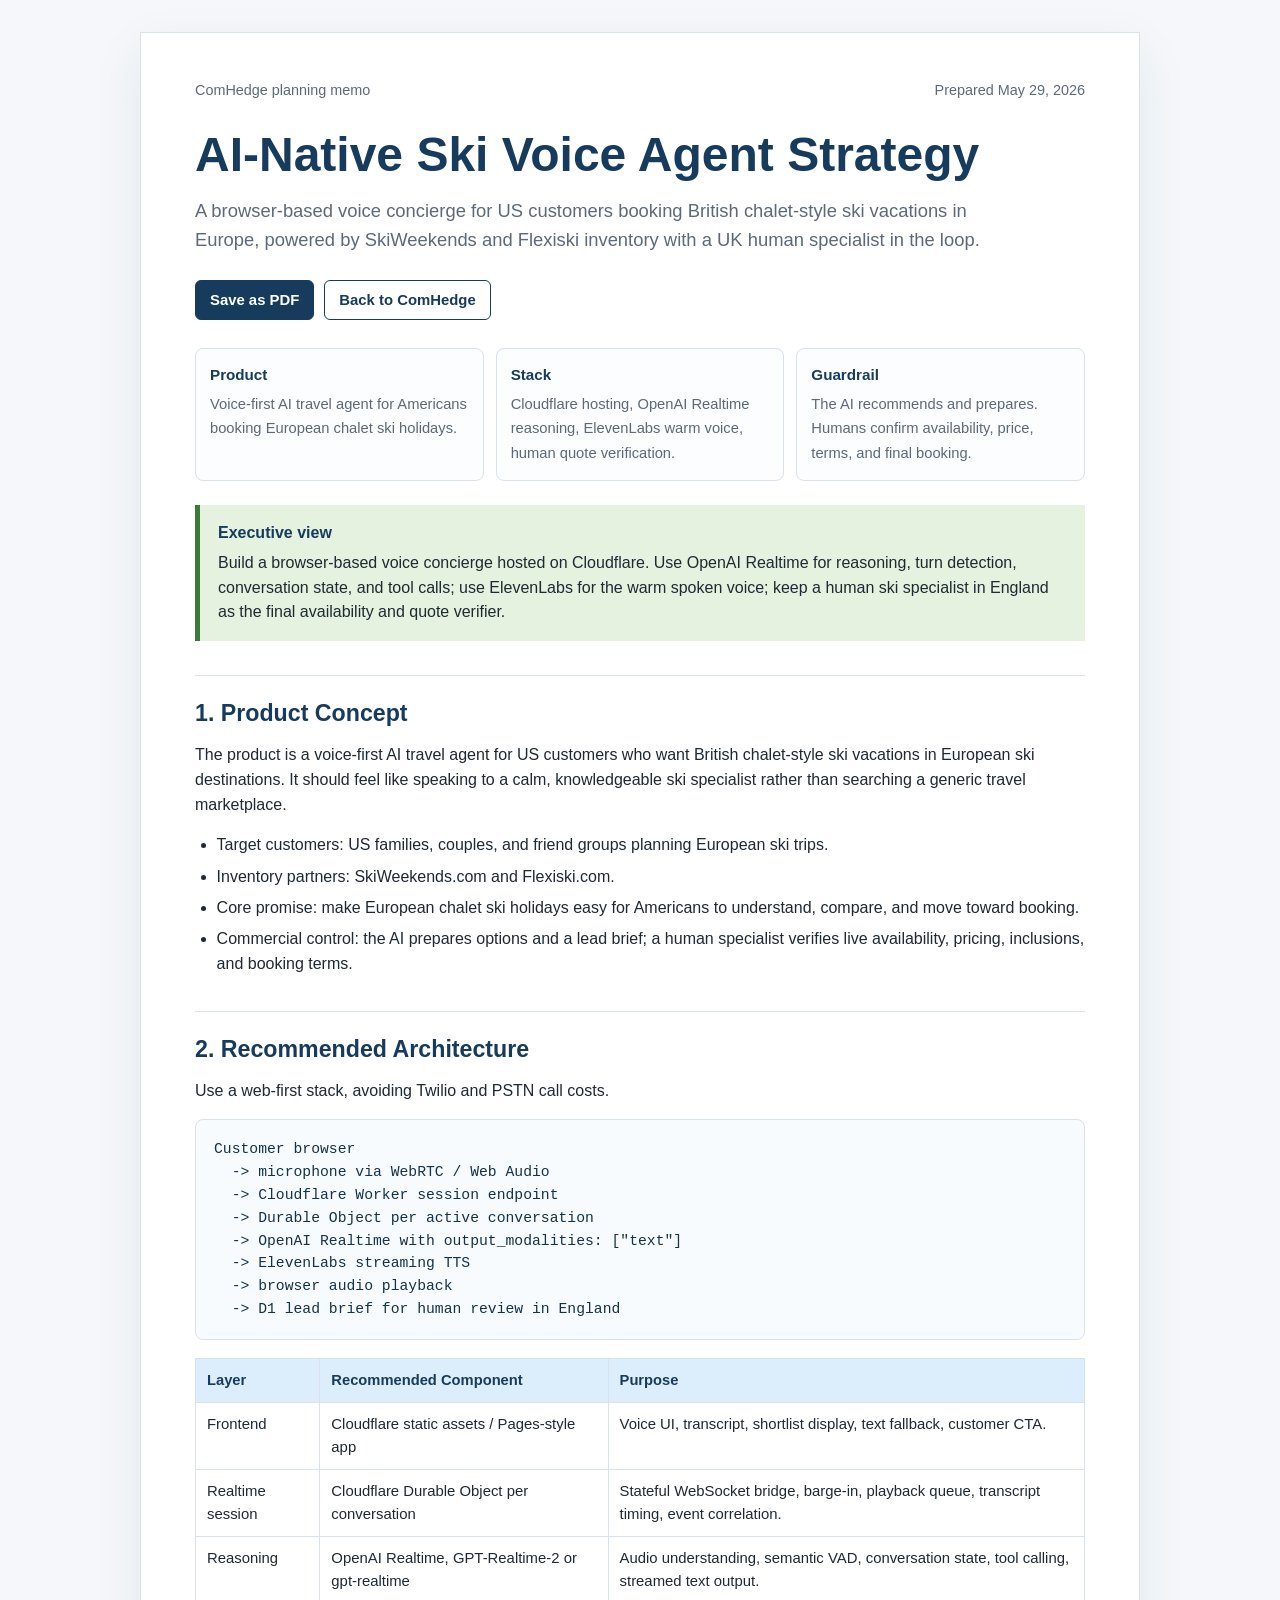
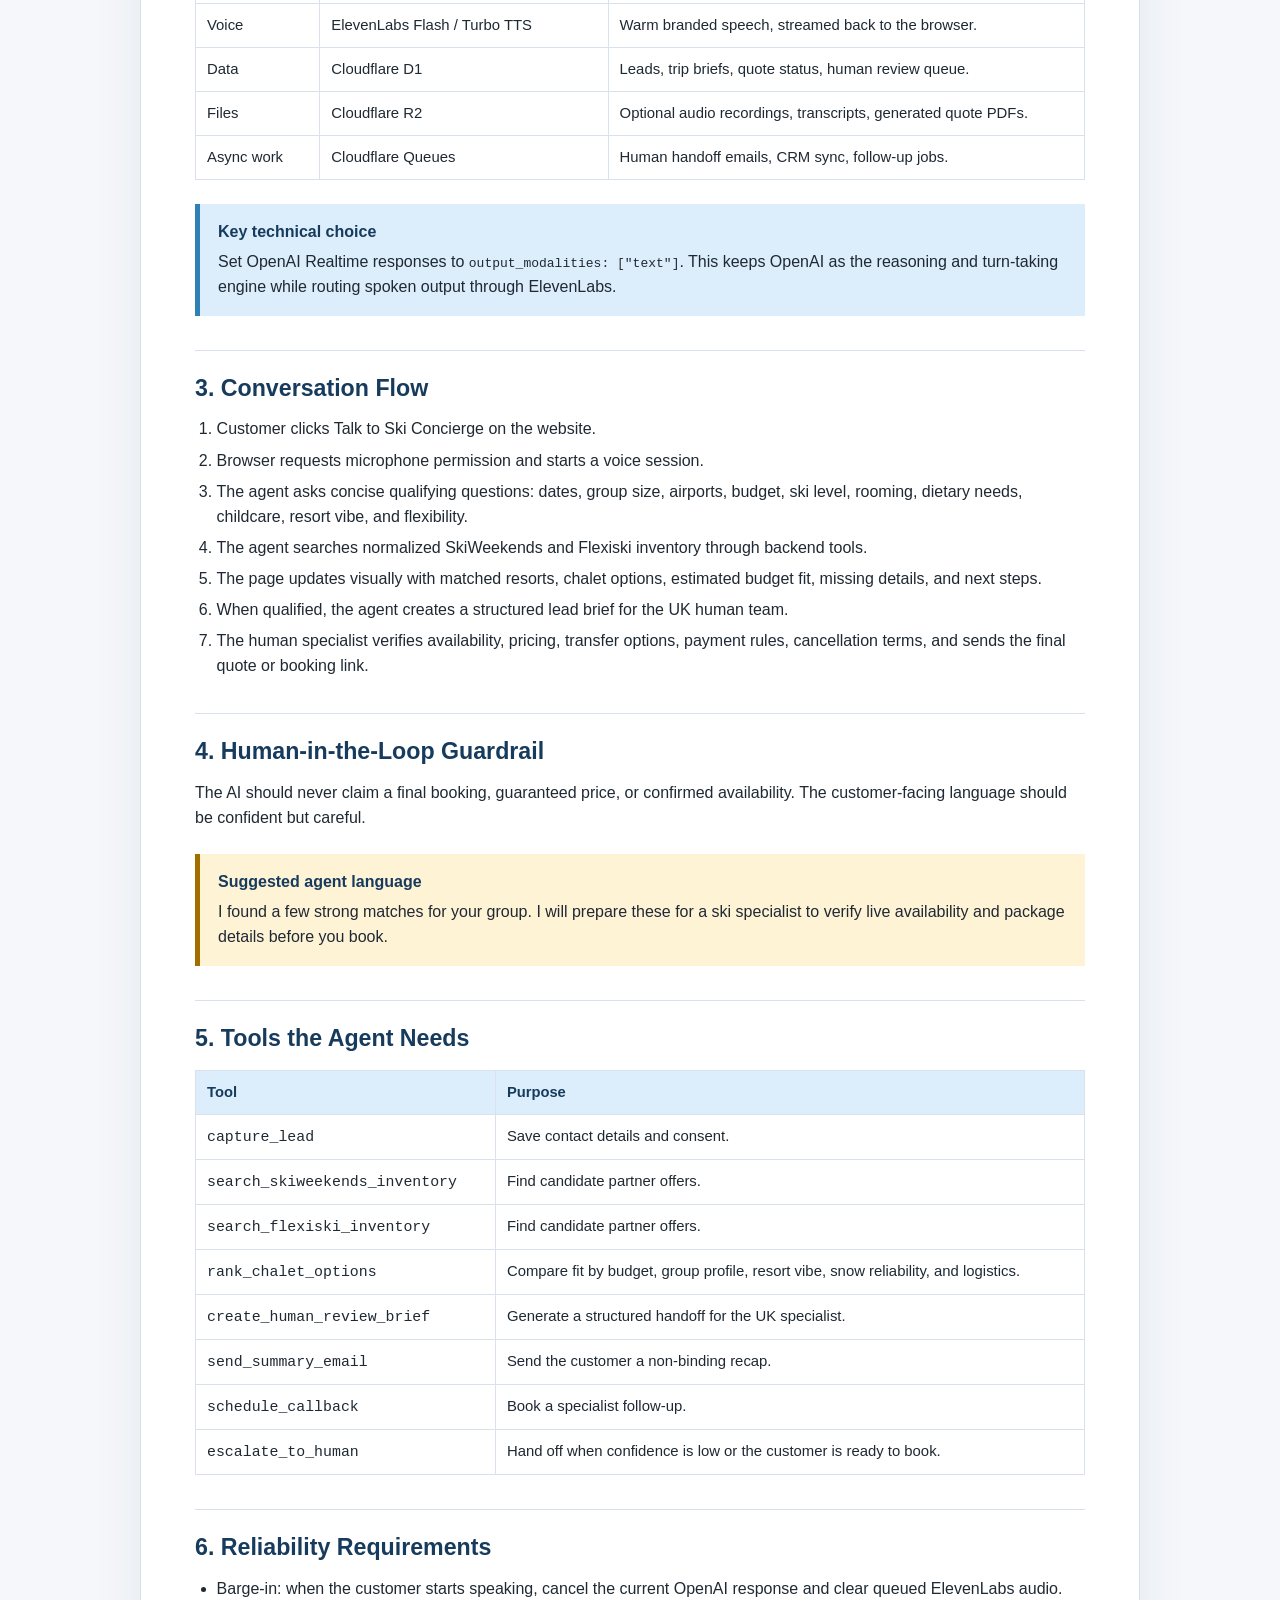
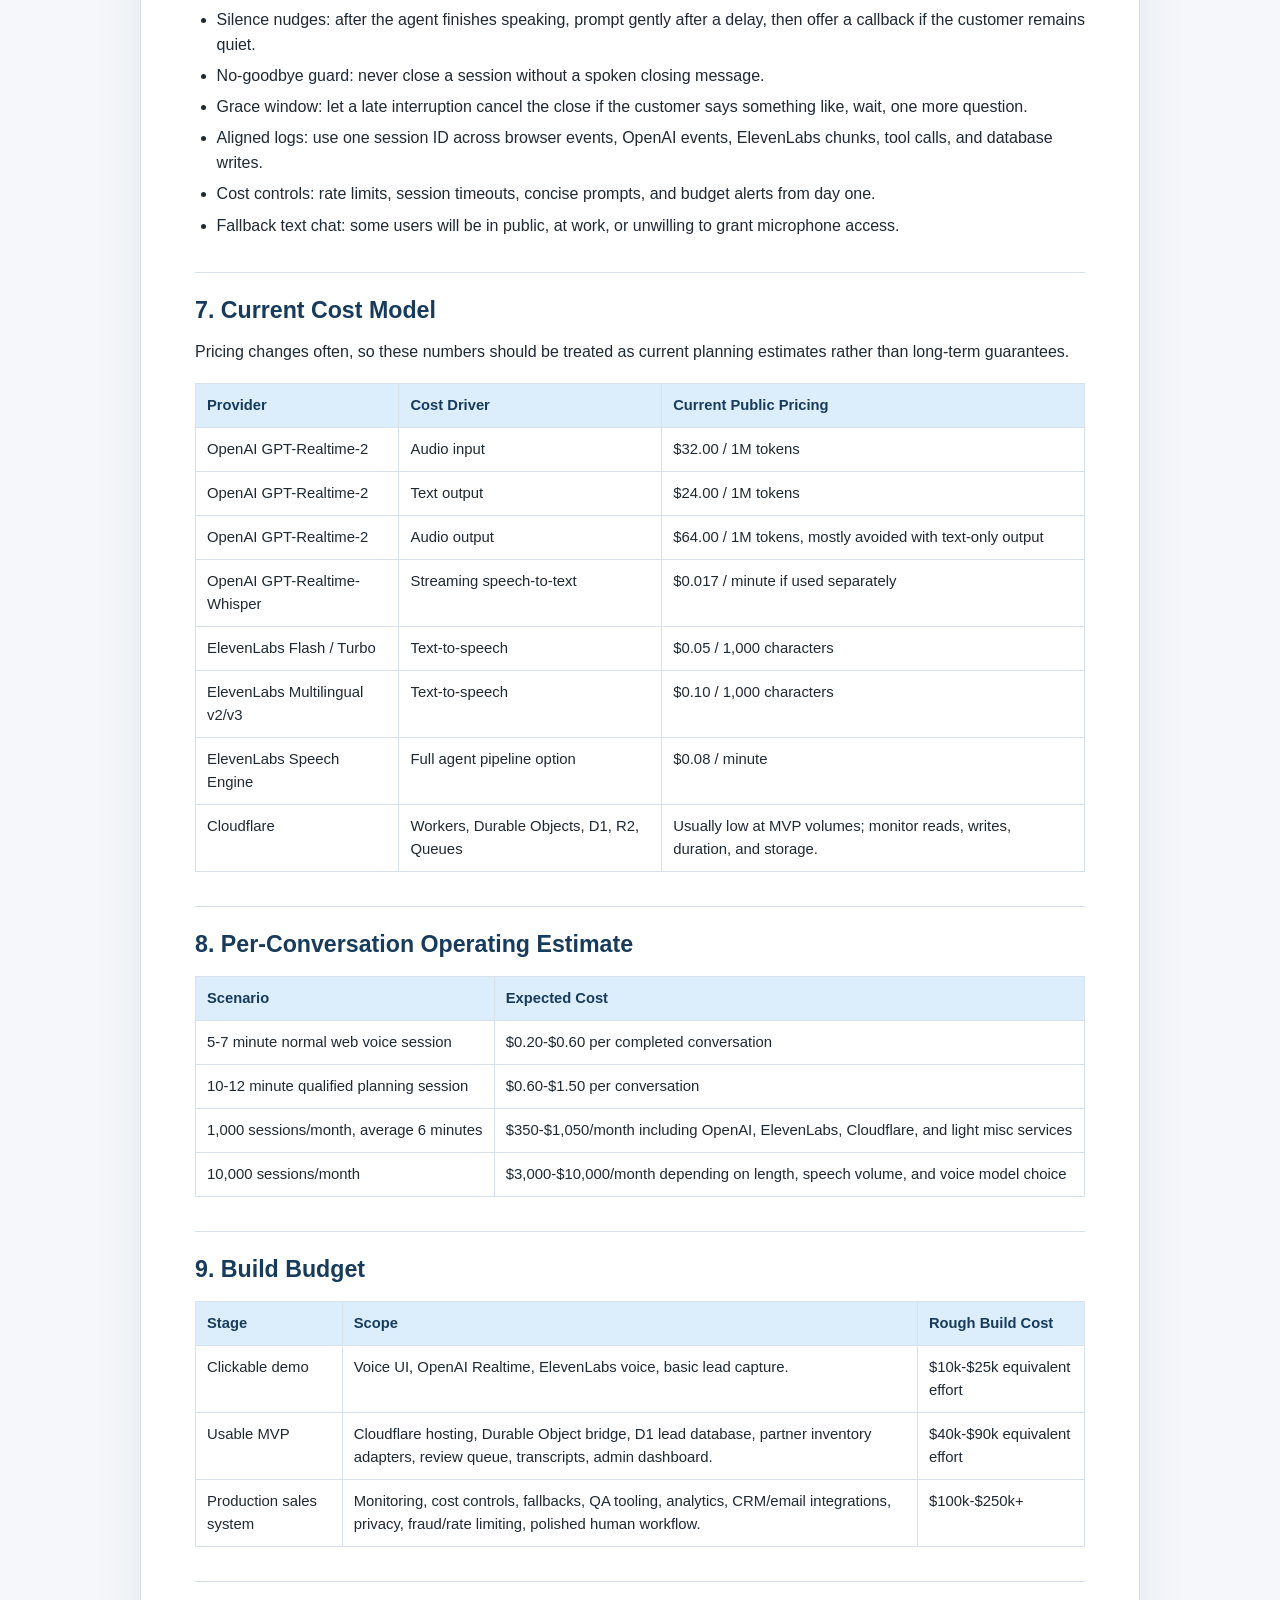
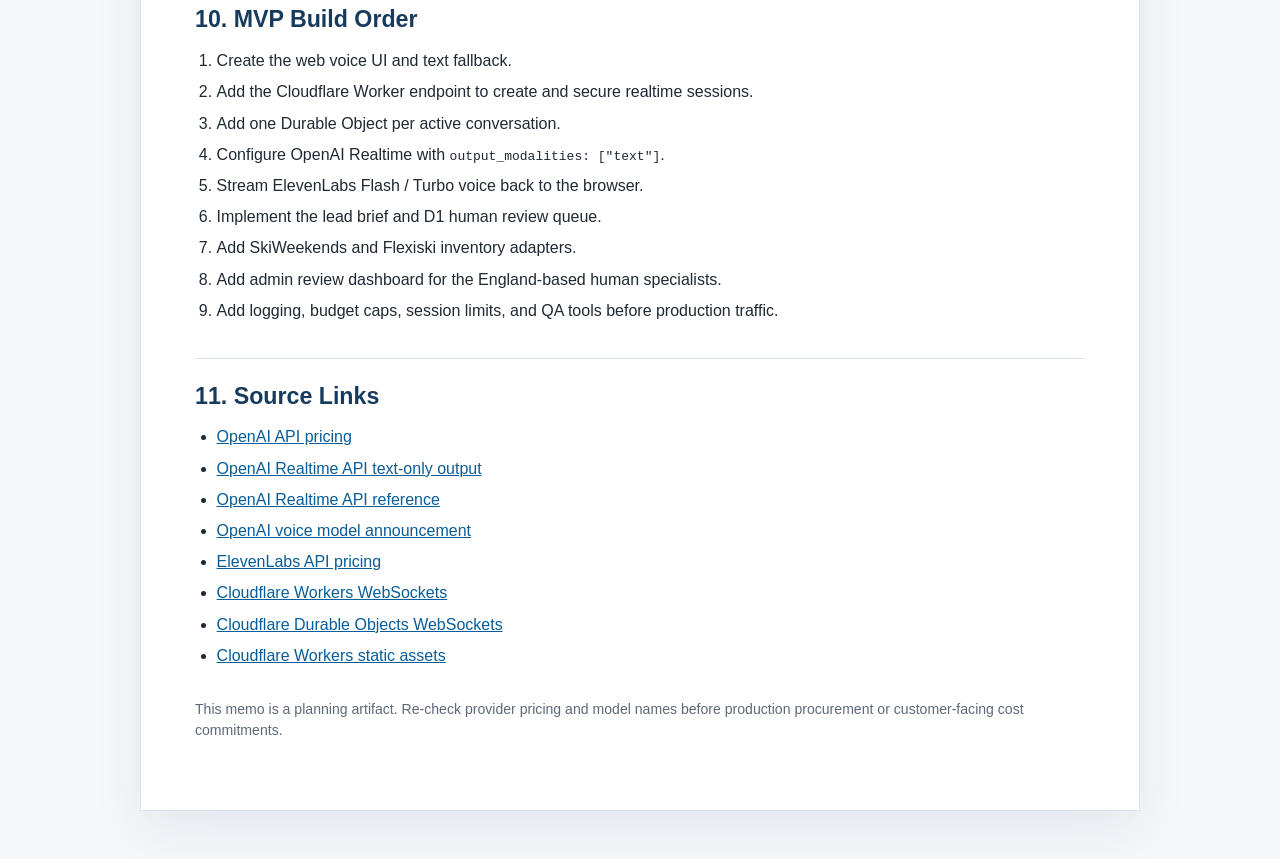
<file: docs/voice-agent-strategy.html>
<!doctype html>
<html lang="en">
<head>
  <meta charset="utf-8">
  <meta name="viewport" content="width=device-width, initial-scale=1">
  <title>AI-Native Ski Voice Agent Strategy</title>
  <style>
    :root {
      color-scheme: light;
      --ink: #1f2933;
      --muted: #5d6978;
      --line: #d9e2ec;
      --paper: #ffffff;
      --page: #f5f7fa;
      --navy: #163b5c;
      --blue: #2f80b7;
      --blue-soft: #dceefb;
      --green-soft: #e4f2df;
      --amber-soft: #fff3d6;
    }

    * {
      box-sizing: border-box;
    }

    body {
      margin: 0;
      background: var(--page);
      color: var(--ink);
      font-family: "Aptos", "Segoe UI", Arial, sans-serif;
      line-height: 1.55;
    }

    .document-shell {
      max-width: 1040px;
      margin: 0 auto;
      padding: 32px 20px 56px;
    }

    .document {
      background: var(--paper);
      border: 1px solid var(--line);
      box-shadow: 0 18px 48px rgba(22, 59, 92, 0.08);
      padding: 46px 54px 54px;
    }

    .topline {
      display: flex;
      justify-content: space-between;
      gap: 16px;
      color: var(--muted);
      font-size: 0.9rem;
      margin-bottom: 26px;
    }

    h1,
    h2,
    h3 {
      color: var(--navy);
      line-height: 1.16;
      margin: 0;
    }

    h1 {
      font-size: clamp(2rem, 4vw, 3rem);
      max-width: 860px;
      letter-spacing: 0;
    }

    h2 {
      border-top: 1px solid var(--line);
      font-size: 1.45rem;
      margin-top: 34px;
      padding-top: 24px;
    }

    h3 {
      font-size: 1.05rem;
      margin-top: 22px;
    }

    .subtitle {
      color: var(--muted);
      font-size: 1.15rem;
      max-width: 820px;
      margin: 14px 0 26px;
    }

    .actions {
      display: flex;
      flex-wrap: wrap;
      gap: 10px;
      margin: 24px 0 8px;
    }

    .button {
      appearance: none;
      border: 1px solid var(--navy);
      border-radius: 6px;
      background: var(--navy);
      color: #fff;
      cursor: pointer;
      display: inline-flex;
      align-items: center;
      justify-content: center;
      min-height: 40px;
      padding: 0 14px;
      text-decoration: none;
      font-weight: 700;
      font-size: 0.93rem;
    }

    .button.secondary {
      background: #fff;
      color: var(--navy);
    }

    .summary-grid {
      display: grid;
      grid-template-columns: repeat(3, minmax(0, 1fr));
      gap: 12px;
      margin: 28px 0 4px;
    }

    .summary-card {
      border: 1px solid var(--line);
      border-radius: 8px;
      padding: 14px;
      background: #fbfdff;
    }

    .summary-card strong {
      color: var(--navy);
      display: block;
      font-size: 0.95rem;
      margin-bottom: 5px;
    }

    .summary-card span {
      color: var(--muted);
      font-size: 0.92rem;
    }

    .callout {
      border-left: 5px solid var(--blue);
      background: var(--blue-soft);
      margin: 24px 0;
      padding: 16px 18px;
    }

    .callout.green {
      border-left-color: #3b7a39;
      background: var(--green-soft);
    }

    .callout.amber {
      border-left-color: #a36d00;
      background: var(--amber-soft);
    }

    .callout strong {
      display: block;
      color: var(--navy);
      margin-bottom: 5px;
    }

    .architecture {
      background: #f8fbfd;
      border: 1px solid var(--line);
      border-radius: 8px;
      color: #12324d;
      font-family: "Cascadia Mono", Consolas, monospace;
      font-size: 0.92rem;
      overflow-x: auto;
      padding: 18px;
      white-space: pre;
    }

    ul,
    ol {
      padding-left: 1.35rem;
    }

    li {
      margin: 0.4rem 0;
    }

    table {
      border-collapse: collapse;
      margin: 18px 0 24px;
      width: 100%;
    }

    th,
    td {
      border: 1px solid var(--line);
      padding: 10px 11px;
      text-align: left;
      vertical-align: top;
    }

    th {
      background: var(--blue-soft);
      color: var(--navy);
      font-size: 0.92rem;
    }

    td {
      font-size: 0.93rem;
    }

    .source-list a {
      color: #075c99;
      overflow-wrap: anywhere;
    }

    .footer-note {
      color: var(--muted);
      font-size: 0.88rem;
      margin-top: 30px;
    }

    @media (max-width: 780px) {
      .document-shell {
        padding: 0;
      }

      .document {
        border: 0;
        box-shadow: none;
        padding: 28px 20px 40px;
      }

      .topline,
      .summary-grid {
        grid-template-columns: 1fr;
      }

      .topline {
        display: block;
      }

      table {
        display: block;
        overflow-x: auto;
      }
    }

    @media print {
      body {
        background: #fff;
      }

      .document-shell {
        max-width: none;
        padding: 0;
      }

      .document {
        border: 0;
        box-shadow: none;
        padding: 0;
      }

      .actions {
        display: none;
      }

      h2 {
        break-after: avoid;
      }

      table,
      .callout,
      .summary-card {
        break-inside: avoid;
      }
    }
  </style>
</head>
<body>
  <main class="document-shell">
    <article class="document">
      <div class="topline">
        <span>ComHedge planning memo</span>
        <span>Prepared May 29, 2026</span>
      </div>

      <h1>AI-Native Ski Voice Agent Strategy</h1>
      <p class="subtitle">A browser-based voice concierge for US customers booking British chalet-style ski vacations in Europe, powered by SkiWeekends and Flexiski inventory with a UK human specialist in the loop.</p>

      <div class="actions" aria-label="Document actions">
        <button class="button" type="button" onclick="window.print()">Save as PDF</button>
        <a class="button secondary" href="../index.html">Back to ComHedge</a>
      </div>

      <section class="summary-grid" aria-label="Executive summary">
        <div class="summary-card">
          <strong>Product</strong>
          <span>Voice-first AI travel agent for Americans booking European chalet ski holidays.</span>
        </div>
        <div class="summary-card">
          <strong>Stack</strong>
          <span>Cloudflare hosting, OpenAI Realtime reasoning, ElevenLabs warm voice, human quote verification.</span>
        </div>
        <div class="summary-card">
          <strong>Guardrail</strong>
          <span>The AI recommends and prepares. Humans confirm availability, price, terms, and final booking.</span>
        </div>
      </section>

      <div class="callout green">
        <strong>Executive view</strong>
        Build a browser-based voice concierge hosted on Cloudflare. Use OpenAI Realtime for reasoning, turn detection, conversation state, and tool calls; use ElevenLabs for the warm spoken voice; keep a human ski specialist in England as the final availability and quote verifier.
      </div>

      <h2>1. Product Concept</h2>
      <p>The product is a voice-first AI travel agent for US customers who want British chalet-style ski vacations in European ski destinations. It should feel like speaking to a calm, knowledgeable ski specialist rather than searching a generic travel marketplace.</p>
      <ul>
        <li>Target customers: US families, couples, and friend groups planning European ski trips.</li>
        <li>Inventory partners: SkiWeekends.com and Flexiski.com.</li>
        <li>Core promise: make European chalet ski holidays easy for Americans to understand, compare, and move toward booking.</li>
        <li>Commercial control: the AI prepares options and a lead brief; a human specialist verifies live availability, pricing, inclusions, and booking terms.</li>
      </ul>

      <h2>2. Recommended Architecture</h2>
      <p>Use a web-first stack, avoiding Twilio and PSTN call costs.</p>
      <pre class="architecture">Customer browser
  -> microphone via WebRTC / Web Audio
  -> Cloudflare Worker session endpoint
  -> Durable Object per active conversation
  -> OpenAI Realtime with output_modalities: ["text"]
  -> ElevenLabs streaming TTS
  -> browser audio playback
  -> D1 lead brief for human review in England</pre>

      <table>
        <thead>
          <tr>
            <th>Layer</th>
            <th>Recommended Component</th>
            <th>Purpose</th>
          </tr>
        </thead>
        <tbody>
          <tr><td>Frontend</td><td>Cloudflare static assets / Pages-style app</td><td>Voice UI, transcript, shortlist display, text fallback, customer CTA.</td></tr>
          <tr><td>Realtime session</td><td>Cloudflare Durable Object per conversation</td><td>Stateful WebSocket bridge, barge-in, playback queue, transcript timing, event correlation.</td></tr>
          <tr><td>Reasoning</td><td>OpenAI Realtime, GPT-Realtime-2 or gpt-realtime</td><td>Audio understanding, semantic VAD, conversation state, tool calling, streamed text output.</td></tr>
          <tr><td>Voice</td><td>ElevenLabs Flash / Turbo TTS</td><td>Warm branded speech, streamed back to the browser.</td></tr>
          <tr><td>Data</td><td>Cloudflare D1</td><td>Leads, trip briefs, quote status, human review queue.</td></tr>
          <tr><td>Files</td><td>Cloudflare R2</td><td>Optional audio recordings, transcripts, generated quote PDFs.</td></tr>
          <tr><td>Async work</td><td>Cloudflare Queues</td><td>Human handoff emails, CRM sync, follow-up jobs.</td></tr>
        </tbody>
      </table>

      <div class="callout">
        <strong>Key technical choice</strong>
        Set OpenAI Realtime responses to <code>output_modalities: ["text"]</code>. This keeps OpenAI as the reasoning and turn-taking engine while routing spoken output through ElevenLabs.
      </div>

      <h2>3. Conversation Flow</h2>
      <ol>
        <li>Customer clicks Talk to Ski Concierge on the website.</li>
        <li>Browser requests microphone permission and starts a voice session.</li>
        <li>The agent asks concise qualifying questions: dates, group size, airports, budget, ski level, rooming, dietary needs, childcare, resort vibe, and flexibility.</li>
        <li>The agent searches normalized SkiWeekends and Flexiski inventory through backend tools.</li>
        <li>The page updates visually with matched resorts, chalet options, estimated budget fit, missing details, and next steps.</li>
        <li>When qualified, the agent creates a structured lead brief for the UK human team.</li>
        <li>The human specialist verifies availability, pricing, transfer options, payment rules, cancellation terms, and sends the final quote or booking link.</li>
      </ol>

      <h2>4. Human-in-the-Loop Guardrail</h2>
      <p>The AI should never claim a final booking, guaranteed price, or confirmed availability. The customer-facing language should be confident but careful.</p>
      <div class="callout amber">
        <strong>Suggested agent language</strong>
        I found a few strong matches for your group. I will prepare these for a ski specialist to verify live availability and package details before you book.
      </div>

      <h2>5. Tools the Agent Needs</h2>
      <table>
        <thead>
          <tr>
            <th>Tool</th>
            <th>Purpose</th>
          </tr>
        </thead>
        <tbody>
          <tr><td><code>capture_lead</code></td><td>Save contact details and consent.</td></tr>
          <tr><td><code>search_skiweekends_inventory</code></td><td>Find candidate partner offers.</td></tr>
          <tr><td><code>search_flexiski_inventory</code></td><td>Find candidate partner offers.</td></tr>
          <tr><td><code>rank_chalet_options</code></td><td>Compare fit by budget, group profile, resort vibe, snow reliability, and logistics.</td></tr>
          <tr><td><code>create_human_review_brief</code></td><td>Generate a structured handoff for the UK specialist.</td></tr>
          <tr><td><code>send_summary_email</code></td><td>Send the customer a non-binding recap.</td></tr>
          <tr><td><code>schedule_callback</code></td><td>Book a specialist follow-up.</td></tr>
          <tr><td><code>escalate_to_human</code></td><td>Hand off when confidence is low or the customer is ready to book.</td></tr>
        </tbody>
      </table>

      <h2>6. Reliability Requirements</h2>
      <ul>
        <li>Barge-in: when the customer starts speaking, cancel the current OpenAI response and clear queued ElevenLabs audio.</li>
        <li>Silence nudges: after the agent finishes speaking, prompt gently after a delay, then offer a callback if the customer remains quiet.</li>
        <li>No-goodbye guard: never close a session without a spoken closing message.</li>
        <li>Grace window: let a late interruption cancel the close if the customer says something like, wait, one more question.</li>
        <li>Aligned logs: use one session ID across browser events, OpenAI events, ElevenLabs chunks, tool calls, and database writes.</li>
        <li>Cost controls: rate limits, session timeouts, concise prompts, and budget alerts from day one.</li>
        <li>Fallback text chat: some users will be in public, at work, or unwilling to grant microphone access.</li>
      </ul>

      <h2>7. Current Cost Model</h2>
      <p>Pricing changes often, so these numbers should be treated as current planning estimates rather than long-term guarantees.</p>
      <table>
        <thead>
          <tr>
            <th>Provider</th>
            <th>Cost Driver</th>
            <th>Current Public Pricing</th>
          </tr>
        </thead>
        <tbody>
          <tr><td>OpenAI GPT-Realtime-2</td><td>Audio input</td><td>$32.00 / 1M tokens</td></tr>
          <tr><td>OpenAI GPT-Realtime-2</td><td>Text output</td><td>$24.00 / 1M tokens</td></tr>
          <tr><td>OpenAI GPT-Realtime-2</td><td>Audio output</td><td>$64.00 / 1M tokens, mostly avoided with text-only output</td></tr>
          <tr><td>OpenAI GPT-Realtime-Whisper</td><td>Streaming speech-to-text</td><td>$0.017 / minute if used separately</td></tr>
          <tr><td>ElevenLabs Flash / Turbo</td><td>Text-to-speech</td><td>$0.05 / 1,000 characters</td></tr>
          <tr><td>ElevenLabs Multilingual v2/v3</td><td>Text-to-speech</td><td>$0.10 / 1,000 characters</td></tr>
          <tr><td>ElevenLabs Speech Engine</td><td>Full agent pipeline option</td><td>$0.08 / minute</td></tr>
          <tr><td>Cloudflare</td><td>Workers, Durable Objects, D1, R2, Queues</td><td>Usually low at MVP volumes; monitor reads, writes, duration, and storage.</td></tr>
        </tbody>
      </table>

      <h2>8. Per-Conversation Operating Estimate</h2>
      <table>
        <thead>
          <tr>
            <th>Scenario</th>
            <th>Expected Cost</th>
          </tr>
        </thead>
        <tbody>
          <tr><td>5-7 minute normal web voice session</td><td>$0.20-$0.60 per completed conversation</td></tr>
          <tr><td>10-12 minute qualified planning session</td><td>$0.60-$1.50 per conversation</td></tr>
          <tr><td>1,000 sessions/month, average 6 minutes</td><td>$350-$1,050/month including OpenAI, ElevenLabs, Cloudflare, and light misc services</td></tr>
          <tr><td>10,000 sessions/month</td><td>$3,000-$10,000/month depending on length, speech volume, and voice model choice</td></tr>
        </tbody>
      </table>

      <h2>9. Build Budget</h2>
      <table>
        <thead>
          <tr>
            <th>Stage</th>
            <th>Scope</th>
            <th>Rough Build Cost</th>
          </tr>
        </thead>
        <tbody>
          <tr><td>Clickable demo</td><td>Voice UI, OpenAI Realtime, ElevenLabs voice, basic lead capture.</td><td>$10k-$25k equivalent effort</td></tr>
          <tr><td>Usable MVP</td><td>Cloudflare hosting, Durable Object bridge, D1 lead database, partner inventory adapters, review queue, transcripts, admin dashboard.</td><td>$40k-$90k equivalent effort</td></tr>
          <tr><td>Production sales system</td><td>Monitoring, cost controls, fallbacks, QA tooling, analytics, CRM/email integrations, privacy, fraud/rate limiting, polished human workflow.</td><td>$100k-$250k+</td></tr>
        </tbody>
      </table>

      <h2>10. MVP Build Order</h2>
      <ol>
        <li>Create the web voice UI and text fallback.</li>
        <li>Add the Cloudflare Worker endpoint to create and secure realtime sessions.</li>
        <li>Add one Durable Object per active conversation.</li>
        <li>Configure OpenAI Realtime with <code>output_modalities: ["text"]</code>.</li>
        <li>Stream ElevenLabs Flash / Turbo voice back to the browser.</li>
        <li>Implement the lead brief and D1 human review queue.</li>
        <li>Add SkiWeekends and Flexiski inventory adapters.</li>
        <li>Add admin review dashboard for the England-based human specialists.</li>
        <li>Add logging, budget caps, session limits, and QA tools before production traffic.</li>
      </ol>

      <h2>11. Source Links</h2>
      <ul class="source-list">
        <li><a href="https://openai.com/api/pricing/">OpenAI API pricing</a></li>
        <li><a href="https://platform.openai.com/docs/guides/realtime-function-calling">OpenAI Realtime API text-only output</a></li>
        <li><a href="https://platform.openai.com/docs/api-reference/realtime?api-mode=chat">OpenAI Realtime API reference</a></li>
        <li><a href="https://openai.com/index/advancing-voice-intelligence-with-new-models-in-the-api/">OpenAI voice model announcement</a></li>
        <li><a href="https://elevenlabs.io/pricing/api">ElevenLabs API pricing</a></li>
        <li><a href="https://developers.cloudflare.com/workers/runtime-apis/websockets/">Cloudflare Workers WebSockets</a></li>
        <li><a href="https://developers.cloudflare.com/durable-objects/best-practices/websockets/">Cloudflare Durable Objects WebSockets</a></li>
        <li><a href="https://developers.cloudflare.com/workers/static-assets/">Cloudflare Workers static assets</a></li>
      </ul>

      <p class="footer-note">This memo is a planning artifact. Re-check provider pricing and model names before production procurement or customer-facing cost commitments.</p>
    </article>
  </main>
</body>
</html>
</file>
<file: styles.css>
:root {
  --bg: #070b1a;
  --panel: #111827;
  --panel-soft: #151b2d;
  --ink: #f8fafc;
  --muted: #9fb3d1;
  --line: rgba(148, 163, 184, 0.22);
  --accent: #00b386;
  --accent-strong: #22d3a6;
  --blue: #3b82f6;
  --warm: #f59e0b;
  --danger: #f87171;
  --shadow: 0 22px 60px rgba(0, 0, 0, 0.28);
}

* {
  box-sizing: border-box;
}

body {
  margin: 0;
  min-height: 100vh;
  font-family: "Aptos", "Segoe UI Variable Text", "Trebuchet MS", sans-serif;
  color: var(--ink);
  background: var(--bg);
}

.access-gate {
  display: grid;
  min-height: 100vh;
  padding: 24px;
  place-items: center;
}

.access-gate[hidden] {
  display: none;
}

.access-card {
  width: min(100%, 520px);
  padding: 34px 36px 36px;
  background: rgba(255, 251, 244, 0.9);
  border: 1px solid var(--line);
  border-radius: 8px;
  box-shadow: var(--shadow);
}

.access-brand {
  align-items: center;
  color: #0f172a;
  display: flex;
  font-size: 1.05rem;
  font-weight: 900;
  gap: 12px;
  margin-bottom: 18px;
}

.access-brand-mark {
  align-items: center;
  background: rgba(59, 130, 246, 0.12);
  border: 1px solid rgba(59, 130, 246, 0.28);
  border-radius: 8px;
  color: var(--blue);
  display: inline-flex;
  height: 48px;
  justify-content: center;
  width: 58px;
}

.access-brand-mark svg {
  height: 34px;
  width: 42px;
}

.access-brand-mark path {
  fill: none;
  stroke: currentColor;
  stroke-linecap: round;
  stroke-linejoin: round;
  stroke-width: 3;
}

.access-card h1 {
  max-width: none;
  font-size: clamp(2rem, 8vw, 3rem);
  line-height: 1.08;
  margin-top: 10px;
}

.access-card .lede {
  font-size: 1.08rem;
  line-height: 1.55;
}

.access-card label {
  display: grid;
  gap: 10px;
  margin-top: 24px;
  color: #0f172a;
  font-size: 1.02rem;
  font-weight: 700;
}

.access-card input {
  width: 100%;
  min-height: 48px;
  padding: 11px 13px;
  border: 1px solid rgba(59, 130, 246, 0.36);
  border-radius: 7px;
  background: #fff;
  color: #0f172a;
  font: inherit;
  font-size: 1.08rem;
  font-weight: 700;
}

.access-button {
  width: 100%;
  margin-top: 28px;
  padding: 16px 18px;
  border: 1px solid rgba(0, 109, 91, 0.34);
  border-radius: 8px;
  background: var(--accent);
  color: #fff;
  cursor: pointer;
  font: inherit;
  font-size: 1.05rem;
  font-weight: 800;
}

.access-button:hover {
  background: var(--accent-strong);
}

.access-error {
  min-height: 1.4em;
  margin: 12px 0 0;
  color: var(--danger);
  font-weight: 700;
}

.app-menu {
  display: flex;
  flex-wrap: wrap;
  gap: 10px;
  margin-top: 18px;
}

.menu-button {
  padding: 10px 16px;
  border: 1px solid rgba(17, 32, 43, 0.12);
  border-radius: 8px;
  background: rgba(255, 255, 255, 0.58);
  color: var(--muted);
  cursor: pointer;
  font: inherit;
  font-weight: 800;
}

.menu-button[data-active="true"] {
  border-color: rgba(0, 109, 91, 0.34);
  background: rgba(0, 109, 91, 0.1);
  color: var(--accent-strong);
}

.user-management {
  display: grid;
  gap: 18px;
  margin-top: 18px;
}

[data-app-section][hidden] {
  display: none;
}

[data-app-section],
.app-shell[data-active-section] [data-app-section] {
  display: none !important;
}

.app-shell[data-active-section="advisories"] [data-app-section="advisories"],
.app-shell[data-active-section="second-opinion"] [data-app-section="second-opinion"],
.app-shell[data-active-section="trading"] [data-app-section="trading"],
.app-shell[data-active-section="leaderboard"] [data-app-section="leaderboard"],
.app-shell[data-active-section="actual-trades"] [data-app-section="actual-trades"],
.app-shell[data-active-section="strategies"] [data-app-section="strategies"],
.app-shell[data-active-section="skills"] [data-app-section="skills"],
.app-shell[data-active-section="open-brain"] [data-app-section="open-brain"],
.app-shell[data-active-section="token-costs"] [data-app-section="token-costs"],
.app-shell[data-active-section="features"] [data-app-section="features"],
.app-shell[data-active-section="users"] [data-app-section="users"] {
  display: grid !important;
}

.app-shell:not([data-active-section="home"]) .hero,
.app-shell:not([data-active-section="home"]) .notice {
  display: none;
}

.token-costs {
  gap: 28px;
  padding: 26px;
}

.leaderboard-page {
  gap: 20px;
  padding: 26px;
}

.leaderboard-head,
.leaderboard-panel-head {
  align-items: center;
  display: flex;
  gap: 16px;
  justify-content: space-between;
}

.leaderboard-head h2,
.leaderboard-panel-head h3 {
  margin: 0;
}

.leaderboard-head p {
  color: var(--muted);
  margin: 6px 0 0;
}

.leaderboard-stats {
  display: grid;
  gap: 12px;
  grid-template-columns: repeat(4, minmax(0, 1fr));
}

.leaderboard-rank-toolbar {
  align-items: center;
  background: var(--panel-soft);
  border: 1px solid var(--line);
  border-radius: 8px;
  display: flex;
  gap: 14px;
  justify-content: space-between;
  padding: 12px 14px;
}

.leaderboard-rank-toolbar strong {
  color: #f8fafc;
  display: block;
  font-size: 1rem;
  margin-top: 3px;
}

.leaderboard-rank-controls {
  display: flex;
  flex-wrap: wrap;
  gap: 8px;
  justify-content: flex-end;
}

.leaderboard-rank-button {
  background: rgba(15, 23, 42, 0.84);
  border: 1px solid rgba(96, 165, 250, 0.22);
  border-radius: 7px;
  color: #cfe4ff;
  cursor: pointer;
  font: inherit;
  font-size: 0.82rem;
  font-weight: 900;
  padding: 8px 10px;
}

.leaderboard-rank-button[data-active="true"] {
  background: linear-gradient(135deg, #2563eb, #1d4ed8);
  border-color: rgba(147, 197, 253, 0.62);
  color: #ffffff;
}

.server-paper-commodities {
  display: grid;
  gap: 8px;
  grid-template-columns: repeat(3, minmax(0, 1fr));
}

.server-paper-commodities .stat-label {
  grid-column: 1 / -1;
}

.leaderboard-stat,
.leaderboard-panel {
  background: var(--panel-soft);
  border: 1px solid var(--line);
  border-radius: 8px;
}

.leaderboard-stat {
  display: grid;
  gap: 6px;
  padding: 16px 18px;
}

.leaderboard-stat strong {
  color: #f8fafc;
  font-size: 1.45rem;
}

.leaderboard-stat p,
.leaderboard-panel-head span {
  color: var(--muted);
  font-size: 0.9rem;
  font-weight: 700;
  margin: 0;
}

.leaderboard-panel {
  display: grid;
  gap: 12px;
  padding: 16px 18px;
}

.leaderboard-panel canvas {
  display: block;
  height: min(34vh, 360px);
  min-height: 260px;
  width: 100%;
}

.leaderboard-table {
  min-width: 1120px;
}

.leaderboard-user-trigger,
.leaderboard-trades-trigger {
  background: transparent;
  border: 0;
  color: inherit;
  cursor: pointer;
  font: inherit;
  padding: 0;
  text-align: left;
}

.leaderboard-user-trigger {
  width: 100%;
}

.leaderboard-user-trigger:hover strong,
.leaderboard-user-trigger:focus-visible strong,
.leaderboard-trades-trigger:hover,
.leaderboard-trades-trigger:focus-visible {
  color: #93c5fd;
  text-decoration: underline;
}

.leaderboard-user-detail-panel {
  margin-top: 14px;
}

.leaderboard-detail-table {
  min-width: 980px;
}

.leaderboard-scheduler-cell {
  cursor: help;
  text-decoration: underline dotted rgba(147, 197, 253, 0.6);
  text-underline-offset: 3px;
}

.rank-badge {
  align-items: center;
  background: rgba(59, 130, 246, 0.16);
  border: 1px solid rgba(96, 165, 250, 0.28);
  border-radius: 999px;
  color: #bfdbfe;
  display: inline-grid;
  font-weight: 900;
  height: 30px;
  place-items: center;
  width: 30px;
}

.token-cost-header {
  align-items: center;
  display: flex;
  gap: 18px;
  justify-content: space-between;
}

.token-cost-title {
  align-items: center;
  display: flex;
  gap: 14px;
}

.token-cost-icon {
  align-items: center;
  background: rgba(245, 158, 11, 0.18);
  border: 1px solid rgba(245, 158, 11, 0.24);
  border-radius: 8px;
  color: var(--warm);
  display: inline-flex;
  font-weight: 900;
  height: 50px;
  justify-content: center;
  width: 50px;
}

.token-cost-title h2 {
  margin: 0;
}

.token-cost-title p {
  color: var(--muted);
  margin: 4px 0 0;
}

.token-refresh-button,
.token-window-button {
  border: 1px solid rgba(148, 163, 184, 0.18);
  border-radius: 8px;
  background: rgba(15, 23, 42, 0.74);
  color: var(--ink);
  cursor: pointer;
  font: inherit;
}

.token-refresh-button {
  padding: 12px 16px;
}

.token-window-buttons {
  display: flex;
  flex-wrap: wrap;
  gap: 8px;
}

.token-window-button {
  color: var(--muted);
  padding: 8px 13px;
}

.token-window-button[data-active="true"] {
  background: #d97706;
  border-color: rgba(245, 158, 11, 0.72);
  color: #fff7ed;
}

.token-cost-grid {
  display: grid;
  gap: 20px;
  grid-template-columns: repeat(4, minmax(0, 1fr));
}

.token-cost-card,
.token-cost-panel,
.token-cost-reference {
  background: rgba(17, 24, 39, 0.88);
  border: 1px solid rgba(148, 163, 184, 0.18);
  border-radius: 16px;
}

.token-cost-card {
  display: grid;
  gap: 8px;
  min-height: 132px;
  padding: 22px 30px;
}

.token-card-top {
  align-items: center;
  display: flex;
  justify-content: space-between;
}

.token-card-icon {
  font-size: 1.4rem;
  font-weight: 900;
}

.token-card-icon[data-tone="calls"] {
  color: #60a5fa;
}

.token-card-icon[data-tone="tokens"] {
  color: #c084fc;
}

.token-card-icon[data-tone="cost"] {
  color: #fbbf24;
}

.token-card-icon[data-tone="free"] {
  color: var(--accent-strong);
}

.token-card-dash {
  color: var(--muted);
}

.token-cost-card strong {
  font-size: 2rem;
  line-height: 1;
}

.token-cost-card > span:last-child,
.token-cost-panel p {
  color: var(--muted);
}

.token-cost-panel {
  padding: 24px 30px;
}

.token-cost-panel h3,
.token-cost-reference summary {
  color: var(--muted);
  font-size: 0.95rem;
  letter-spacing: 0.08em;
  margin: 0;
  text-transform: uppercase;
}

.token-cost-panel p {
  font-style: italic;
  margin: 24px 0 0;
}

.token-panel-heading {
  align-items: flex-start;
  display: flex;
  gap: 20px;
  justify-content: space-between;
}

.token-panel-heading p {
  font-style: normal;
  margin: 8px 0 0;
}

.token-refresh-control {
  color: var(--muted);
  display: grid;
  font-weight: 800;
  gap: 8px;
  min-width: 220px;
}

.token-refresh-control select {
  background: rgba(2, 6, 23, 0.72);
  border: 1px solid rgba(96, 165, 250, 0.34);
  border-radius: 8px;
  color: var(--ink);
  font: inherit;
  font-weight: 800;
  padding: 10px 12px;
}

.token-schedule-summary {
  display: grid;
  gap: 12px;
  grid-template-columns: repeat(2, minmax(0, 1fr));
  margin-top: 18px;
}

.token-schedule-summary > div,
.token-job-row {
  background: rgba(15, 23, 42, 0.76);
  border: 1px solid rgba(148, 163, 184, 0.16);
  border-radius: 10px;
}

.token-schedule-summary > div {
  padding: 14px;
}

.token-schedule-summary span,
.token-job-row span {
  color: var(--muted);
  display: block;
}

.token-schedule-summary strong {
  color: var(--ink);
  display: block;
  margin-top: 6px;
}

.token-model-list {
  margin-top: 18px;
  overflow-x: auto;
}

.token-model-table {
  border: 1px solid rgba(148, 163, 184, 0.16);
  border-radius: 12px;
  display: grid;
  gap: 1px;
  min-width: 780px;
  overflow: hidden;
}

.token-model-row {
  align-items: center;
  background: rgba(15, 23, 42, 0.74);
  display: grid;
  gap: 14px;
  grid-template-columns: 1.1fr 1.4fr 1fr 0.9fr;
  padding: 14px 16px;
}

.token-model-row[data-active="true"] {
  background: rgba(20, 184, 166, 0.1);
}

.token-model-header {
  background: rgba(2, 6, 23, 0.82);
  color: var(--muted);
  font-size: 0.8rem;
  font-weight: 900;
  letter-spacing: 0.08em;
  text-transform: uppercase;
}

.token-model-name span {
  color: var(--muted);
  display: block;
  margin-top: 3px;
}

.token-model-row code {
  color: #93c5fd;
  font-size: 0.86rem;
  overflow-wrap: anywhere;
  white-space: normal;
}

.token-role-pills {
  display: flex;
  flex-wrap: wrap;
  gap: 6px;
}

.token-role-actions {
  display: flex;
  flex-wrap: wrap;
  gap: 6px;
  margin-top: 8px;
}

.token-role-button,
.token-role-check {
  align-items: center;
  background: rgba(15, 23, 42, 0.74);
  border: 1px solid rgba(96, 165, 250, 0.24);
  border-radius: 8px;
  color: #dbeafe;
  cursor: pointer;
  display: inline-flex;
  font-size: 0.76rem;
  font-weight: 900;
  gap: 6px;
  min-height: 30px;
  padding: 6px 8px;
}

.token-role-button:disabled,
.token-role-check:has(input:disabled) {
  cursor: default;
  opacity: 0.48;
}

.token-role-check input {
  accent-color: #22c55e;
  margin: 0;
}

.token-role-pill {
  background: rgba(37, 99, 235, 0.18);
  border: 1px solid rgba(96, 165, 250, 0.26);
  border-radius: 999px;
  color: #bfdbfe;
  font-size: 0.78rem;
  font-weight: 900;
  padding: 5px 8px;
}

.token-role-muted {
  background: rgba(148, 163, 184, 0.08);
  border-color: rgba(148, 163, 184, 0.16);
  color: var(--muted);
}

.token-job-breakdown {
  display: grid;
  gap: 10px;
  margin-top: 18px;
}

.token-job-row {
  align-items: center;
  display: flex;
  gap: 14px;
  justify-content: space-between;
  padding: 12px 14px;
}

.token-job-row strong {
  color: var(--ink);
}

.token-job-note {
  color: var(--muted);
  font-style: normal;
  margin: 10px 0 0;
}

.token-cost-reference {
  padding: 0;
}

.token-cost-reference summary {
  cursor: pointer;
  list-style: none;
  padding: 22px 30px;
}

.token-cost-reference summary::-webkit-details-marker {
  display: none;
}

.token-cost-reference summary::after {
  content: "v";
  float: right;
  letter-spacing: 0;
  text-transform: none;
}

.token-cost-reference[open] summary::after {
  content: "^";
}

.token-reference-grid {
  border-top: 1px solid rgba(148, 163, 184, 0.18);
  display: grid;
  gap: 12px;
  grid-template-columns: minmax(160px, 0.4fr) 1fr;
  padding: 18px 30px 24px;
}

.token-reference-grid span {
  color: var(--muted);
}

.user-stat-grid {
  display: grid;
  gap: 14px;
  grid-template-columns: minmax(220px, 420px);
}

.user-stat-card {
  align-items: center;
  color: var(--ink);
  cursor: pointer;
  display: grid;
  font: inherit;
  grid-template-columns: auto 1fr;
  gap: 2px 14px;
  padding: 18px;
  background: rgba(255, 255, 255, 0.58);
  border: 1px solid rgba(17, 32, 43, 0.08);
  border-radius: 8px;
}

.user-stat-card:hover,
.user-stat-card[data-active="true"] {
  background: rgba(37, 99, 235, 0.14);
  border-color: rgba(96, 165, 250, 0.4);
}

.user-stat-card[data-active="true"] {
  box-shadow: inset 0 0 0 1px rgba(96, 165, 250, 0.18);
}

.user-stat-card strong {
  font-size: 1.8rem;
  line-height: 1;
}

.user-stat-card > span:last-child {
  color: var(--muted);
  font-weight: 700;
}

.user-stat-icon {
  align-items: center;
  align-self: stretch;
  background: rgba(0, 109, 91, 0.12);
  border-radius: 8px;
  color: var(--accent);
  display: grid;
  font-weight: 900;
  grid-row: span 2;
  min-height: 56px;
  place-items: center;
  width: 60px;
}

.user-stat-card[data-tone="active"] .user-stat-icon {
  background: rgba(0, 109, 91, 0.15);
  color: var(--accent-strong);
}

.user-stat-card[data-tone="new"] .user-stat-icon {
  background: rgba(207, 106, 50, 0.16);
  color: var(--warm);
}

.user-add-form,
.user-search-row,
.user-roster-view,
.user-detail-view {
  display: grid;
  gap: 10px;
}

.user-detail-view[hidden],
.user-roster-view[hidden] {
  display: none;
}

.user-management .user-roster-view[hidden] {
  display: grid !important;
}

.user-management .user-detail-view {
  display: none !important;
}

.back-to-users-button {
  justify-self: start;
}

.user-add-form {
  align-items: end;
  grid-template-columns: minmax(180px, 1fr) minmax(220px, 1.3fr) auto;
}

.user-add-form label {
  display: grid;
  gap: 8px;
  font-weight: 700;
}

.user-search-row {
  grid-template-columns: 1fr auto;
}

.user-search-row input,
.user-add-form input {
  width: 100%;
}

.user-search-button {
  margin-top: 0;
  min-width: 110px;
}

.user-inline-detail-panel {
  background: #0b1222;
  border: 1px solid rgba(96, 165, 250, 0.38);
  border-radius: 10px;
  box-shadow: 0 16px 34px rgba(0, 0, 0, 0.18);
  display: grid;
  gap: 16px;
  padding: 18px;
}

.user-inline-detail-panel[hidden] {
  display: none;
}

.user-inline-detail-head {
  align-items: center;
  border-bottom: 1px solid rgba(148, 163, 184, 0.2);
  display: flex;
  gap: 16px;
  justify-content: space-between;
  padding-bottom: 12px;
}

.user-inline-detail-head > div {
  display: grid;
  gap: 4px;
}

.user-inline-detail-title,
#user-inline-detail-title {
  color: #f8fafc;
  font-size: 1.1rem;
}

.user-inline-detail-body {
  display: grid;
  gap: 18px;
}

.user-profile-render-error {
  background: rgba(127, 29, 29, 0.28);
  border: 1px solid rgba(248, 113, 113, 0.45);
  border-radius: 8px;
  color: #fecaca;
  font-weight: 800;
  padding: 14px;
}

.user-profile-dialog {
  position: fixed;
  inset: 0;
  z-index: 50;
}

.user-profile-dialog[hidden] {
  display: none;
}

.user-profile-dialog-backdrop {
  position: absolute;
  inset: 0;
  background: rgba(2, 6, 23, 0.78);
}

.user-profile-dialog-panel {
  position: absolute;
  inset: 28px;
  display: grid;
  grid-template-rows: auto 1fr;
  overflow: hidden;
  background: #0b1222;
  border: 1px solid rgba(96, 165, 250, 0.45);
  border-radius: 10px;
  box-shadow: 0 24px 80px rgba(0, 0, 0, 0.45);
}

.user-profile-dialog-header {
  align-items: center;
  display: flex;
  justify-content: space-between;
  gap: 12px;
  padding: 14px 18px;
  border-bottom: 1px solid rgba(148, 163, 184, 0.18);
}

.user-profile-dialog-body {
  overflow: auto;
  padding: 18px;
}

.trade-state-badge {
  align-items: center;
  border-radius: 999px;
  display: inline-grid;
  font-size: 0.8rem;
  font-weight: 900;
  height: 28px;
  place-items: center;
  width: 28px;
}

.trade-state-badge[data-state="Q"] {
  background: rgba(250, 204, 21, 0.16);
  color: #fde68a;
}

.trade-state-badge[data-state="O"] {
  background: rgba(34, 211, 238, 0.14);
  color: #67e8f9;
}

.trade-state-badge[data-state="C"] {
  background: rgba(34, 197, 94, 0.14);
  color: #86efac;
}

.queued-trade-row td {
  background: rgba(250, 204, 21, 0.08);
  color: #fde68a;
  font-weight: 900;
}

.user-profile {
  align-items: center;
  background: transparent;
  border: 0;
  color: inherit;
  cursor: pointer;
  display: flex;
  gap: 12px;
  font: inherit;
  padding: 0;
  text-align: left;
  width: 100%;
}

.user-avatar {
  align-items: center;
  background: var(--accent);
  border-radius: 50%;
  color: #fff;
  display: inline-grid;
  flex: 0 0 auto;
  font-weight: 900;
  height: 40px;
  place-items: center;
  width: 40px;
}

.user-avatar img {
  border-radius: inherit;
  display: block;
  height: 100%;
  object-fit: cover;
  width: 100%;
}

.user-profile strong,
.user-profile span {
  display: block;
}

.user-account-note {
  color: #93c5fd;
  display: block;
  font-size: 0.78rem;
  font-weight: 800;
  margin-top: 3px;
}

.user-summary-row[data-account-group="true"] td:first-child {
  border-left: 3px solid rgba(96, 165, 250, 0.72);
}

.user-actions {
  display: flex;
  flex-wrap: wrap;
  gap: 8px;
}

.photo-upload-button {
  align-items: center;
  display: inline-flex;
}

.photo-upload-button input {
  height: 1px;
  opacity: 0;
  pointer-events: none;
  position: absolute;
  width: 1px;
}

.user-summary-row[data-expanded="true"] td {
  background: rgba(59, 130, 246, 0.08);
}

.user-summary-row {
  cursor: pointer;
}

.user-summary-row:hover td {
  background: rgba(59, 130, 246, 0.06);
}

.view-user-button {
  align-items: center;
  background: rgba(37, 99, 235, 0.18);
  border: 1px solid rgba(59, 130, 246, 0.18);
  border-radius: 8px;
  color: #60a5fa;
  cursor: pointer;
  display: inline-flex;
  font: inherit;
  font-weight: 900;
  gap: 6px;
  min-height: 36px;
  padding: 8px 16px;
}

.view-user-button::before {
  content: "⊙";
  font-size: 0.9rem;
}

.view-user-button:hover {
  background: rgba(59, 130, 246, 0.24);
  color: #bfdbfe;
}

.user-profile-detail-row > td {
  background: #0b1020;
  padding: 18px;
}

.user-profile-detail-row .user-profile-panel {
  margin: 0;
}

.user-profile-detail-row {
  cursor: default;
}

.selected-user-profile {
  border-top: 1px solid var(--line);
  display: grid;
  gap: 18px;
  margin: 18px 0;
  padding-top: 20px;
}

.selected-user-profile[hidden] {
  display: none;
}

.user-profile-panel {
  display: grid;
  gap: 18px;
}

.user-profile-detail-card,
.user-profile-subcard {
  background: #111827;
  border: 1px solid rgba(148, 163, 184, 0.22);
  border-radius: 8px;
}

.user-profile-detail-card {
  align-items: center;
  display: grid;
  gap: 24px;
  grid-template-columns: 180px minmax(0, 1fr);
  padding: 22px 28px;
}

.profile-photo-dropzone {
  align-items: center;
  color: var(--muted);
  cursor: pointer;
  display: grid;
  gap: 12px;
  justify-items: center;
  text-align: center;
}

.profile-photo-dropzone[data-dragging="true"] .profile-photo-preview {
  outline: 3px solid #60a5fa;
}

.profile-photo-dropzone input {
  height: 1px;
  opacity: 0;
  pointer-events: none;
  position: absolute;
  width: 1px;
}

.profile-photo-preview {
  align-items: center;
  background: var(--accent);
  border-radius: 50%;
  color: #fff;
  display: grid;
  font-size: 2rem;
  font-weight: 900;
  height: 120px;
  overflow: hidden;
  place-items: center;
  width: 120px;
}

.profile-photo-preview img {
  height: 100%;
  object-fit: cover;
  width: 100%;
}

.profile-edit-fields {
  display: grid;
  gap: 12px;
  grid-template-columns: repeat(2, minmax(0, 1fr));
}

.profile-detail-info {
  display: grid;
  gap: 18px;
}

.profile-header {
  display: grid;
  gap: 10px;
}

.profile-title-row {
  align-items: center;
  display: flex;
  gap: 12px;
}

.profile-title-row strong {
  color: #f8fafc;
  font-size: 1.85rem;
  line-height: 1.1;
}

.profile-edit-toggle {
  background: transparent;
  border: 0;
  color: #93c5fd;
  cursor: pointer;
  font: inherit;
  font-weight: 900;
  padding: 4px 0;
}

.profile-edit-toggle:hover {
  color: #bfdbfe;
}

.profile-meta {
  color: var(--muted);
  display: flex;
  flex-wrap: wrap;
  gap: 14px 22px;
  font-weight: 700;
}

.profile-meta span {
  display: inline-flex;
}

.profile-edit-fields label {
  display: grid;
  gap: 8px;
  font-weight: 800;
}

.profile-save-button {
  margin-top: 0;
}

.user-profile-subcard h3 {
  align-items: center;
  border-bottom: 1px solid rgba(148, 163, 184, 0.18);
  display: flex;
  justify-content: space-between;
  margin: 0;
  padding: 18px 28px;
}

.user-profile-subcard h3 span {
  color: var(--muted);
  font-size: 0.92rem;
  font-weight: 700;
}

.profile-stat-grid,
.profile-admin-actions {
  display: grid;
  gap: 14px;
  grid-template-columns: repeat(4, minmax(0, 1fr));
  padding: 18px 28px;
}

.profile-strategy-grid {
  display: grid;
  gap: 14px;
  grid-template-columns: repeat(3, minmax(0, 1fr));
  padding: 18px 28px 8px;
}

.profile-strategy-grid label {
  color: #dbeafe;
  display: grid;
  gap: 8px;
  font-weight: 800;
}

.profile-strategy-grid input,
.profile-strategy-grid select,
.profile-strategy-grid textarea {
  width: 100%;
  border-color: rgba(96, 165, 250, 0.24);
  background: #081225;
  color: #f8fafc;
}

.profile-strategy-wide {
  grid-column: 1 / -1;
}

.profile-field-hint {
  color: var(--muted);
  font-size: 0.82rem;
  font-weight: 800;
}

.inline-help-button {
  align-items: center;
  background: rgba(96, 165, 250, 0.14);
  border: 1px solid rgba(96, 165, 250, 0.34);
  border-radius: 999px;
  color: #bfdbfe;
  cursor: help;
  display: inline-flex;
  font-size: 0.72rem;
  font-weight: 900;
  height: 18px;
  justify-content: center;
  margin-left: 4px;
  padding: 0;
  width: 18px;
}

.profile-strategy-history {
  border-top: 1px solid rgba(148, 163, 184, 0.16);
  display: grid;
  gap: 10px;
  margin: 10px 28px 18px;
  padding-top: 14px;
}

.profile-strategy-history-row {
  background: rgba(96, 165, 250, 0.08);
  border: 1px solid rgba(96, 165, 250, 0.18);
  border-radius: 8px;
  display: grid;
  gap: 4px;
  padding: 10px 12px;
}

.profile-strategy-history-row strong {
  color: #dbeafe;
}

.profile-strategy-history-row span,
.profile-strategy-history p {
  color: var(--muted);
  font-weight: 800;
  margin: 0;
}

.d2-mission-body {
  display: grid;
  gap: 16px;
  padding: 18px 28px 22px;
}

.d2-mission-switch {
  align-items: center;
  background: rgba(34, 197, 94, 0.1);
  border: 1px solid rgba(34, 197, 94, 0.3);
  border-radius: 8px;
  color: #dcfce7;
  cursor: pointer;
  display: inline-flex;
  gap: 10px;
  justify-self: start;
  padding: 10px 14px;
}

.d2-mission-switch input {
  height: 1px;
  opacity: 0;
  pointer-events: none;
  position: absolute;
  width: 1px;
}

.d2-mission-check {
  align-items: center;
  background: #16a34a;
  border: 2px solid rgba(220, 252, 231, 0.88);
  border-radius: 6px;
  color: #fff;
  display: inline-flex;
  font-size: 0.82rem;
  font-weight: 900;
  height: 22px;
  justify-content: center;
  width: 22px;
}

.d2-mission-check::before {
  content: "\2713";
}

.d2-mission-switch input:not(:checked) + .d2-mission-check {
  background: transparent;
  border-color: rgba(148, 163, 184, 0.5);
}

.d2-mission-switch input:not(:checked) + .d2-mission-check::before {
  content: "";
}

.d2-mission-goal {
  background: rgba(34, 197, 94, 0.08);
  border: 1px solid rgba(34, 197, 94, 0.22);
  border-radius: 8px;
  display: grid;
  gap: 8px;
  padding: 14px 16px;
}

.d2-mission-goal strong {
  color: #dcfce7;
  font-size: 1.05rem;
  line-height: 1.35;
}

.d2-mission-goal p,
.d2-mission-next p {
  color: var(--muted);
  font-weight: 800;
  line-height: 1.45;
  margin: 0;
}

.d2-mission-grid {
  display: grid;
  gap: 14px;
  grid-template-columns: repeat(4, minmax(0, 1fr));
}

.d2-mission-grid > div {
  background: rgba(15, 23, 42, 0.72);
  border: 1px solid rgba(148, 163, 184, 0.18);
  border-radius: 8px;
  display: grid;
  gap: 6px;
  min-width: 0;
  padding: 12px 14px;
}

.d2-mission-grid span,
.d2-mission-grid small {
  color: var(--muted);
  font-weight: 800;
}

.d2-mission-grid strong {
  color: #f8fafc;
  overflow-wrap: anywhere;
}

.d2-mission-next {
  border-top: 1px solid rgba(148, 163, 184, 0.16);
  display: grid;
  gap: 8px;
  padding-top: 14px;
}

.oil-learning-body {
  display: grid;
  gap: 16px;
  padding: 18px 28px 22px;
}

.oil-execution-body {
  display: grid;
  gap: 16px;
  padding: 18px 28px 22px;
}

.oil-learning-grid {
  display: grid;
  gap: 14px;
  grid-template-columns: repeat(4, minmax(0, 1fr));
}

.oil-execution-grid {
  display: grid;
  gap: 14px;
  grid-template-columns: repeat(auto-fit, minmax(190px, 1fr));
}

.oil-learning-grid > div,
.oil-learning-notes > div,
.oil-execution-grid > div,
.oil-execution-notes > div {
  background: rgba(15, 23, 42, 0.72);
  border: 1px solid rgba(148, 163, 184, 0.18);
  border-radius: 8px;
  display: grid;
  gap: 6px;
  min-width: 0;
  padding: 12px 14px;
}

.oil-learning-grid span,
.oil-learning-grid small,
.oil-execution-grid span,
.oil-execution-grid small {
  color: var(--muted);
  font-weight: 800;
}

.oil-learning-grid strong,
.oil-execution-grid strong {
  color: #f8fafc;
  overflow-wrap: anywhere;
}

.oil-learning-notes {
  display: grid;
  gap: 14px;
  grid-template-columns: repeat(2, minmax(0, 1fr));
}

.oil-execution-notes {
  display: grid;
  gap: 14px;
  grid-template-columns: repeat(2, minmax(0, 1fr));
}

.oil-learning-notes p,
.oil-execution-notes p {
  color: var(--muted);
  font-weight: 800;
  line-height: 1.45;
  margin: 0;
}

.profile-toggle-row {
  align-items: center;
  background: var(--panel-soft);
  border: 1px solid rgba(148, 163, 184, 0.14);
  border-radius: 8px;
  display: flex;
  gap: 10px;
  padding: 12px 14px;
}

.profile-toggle-row input {
  accent-color: var(--accent);
  width: auto;
}

.profile-security-note {
  margin: 18px 28px 0;
  padding: 12px 14px;
  background: rgba(180, 83, 9, 0.14);
  border: 1px solid rgba(251, 191, 36, 0.28);
  border-radius: 8px;
  color: #fde68a;
  font-weight: 800;
  line-height: 1.4;
}

.profile-commodity-list {
  display: grid;
  gap: 10px;
  padding: 18px 28px 8px;
}

.profile-commodity-row {
  align-items: stretch;
  background: var(--panel-soft);
  border: 1px solid rgba(148, 163, 184, 0.14);
  border-radius: 8px;
  display: grid;
  gap: 14px;
  grid-template-columns: repeat(2, minmax(180px, 1fr));
  padding: 12px 14px;
}

.profile-commodity-name,
.profile-commodity-paper-field,
.profile-commodity-capital-field,
.profile-commodity-terms-field {
  color: #dbeafe;
  display: grid;
  gap: 6px;
  font-weight: 800;
}

.profile-commodity-name {
  align-items: center;
  display: flex;
  gap: 10px;
  grid-column: 1 / -1;
}

.profile-commodity-name input {
  accent-color: var(--accent);
}

.profile-commodity-paper-field {
  align-items: center;
  background: rgba(34, 211, 166, 0.08);
  border: 1px solid rgba(34, 211, 166, 0.18);
  border-radius: 8px;
  color: #c7f9ea;
  display: flex;
  gap: 10px;
  min-height: 40px;
  padding: 8px 10px;
}

.profile-copy-strategy {
  background: rgba(37, 99, 235, 0.08);
  border: 1px solid rgba(96, 165, 250, 0.18);
  border-radius: 8px;
  display: grid;
  gap: 10px;
  grid-template-columns: minmax(220px, 1fr) auto;
  margin: 14px 28px 0;
  padding: 12px;
}

.profile-commodity-paper-field input {
  accent-color: #22d3a6;
  margin: 0;
}

.profile-commodity-paper-field:has(input:disabled) {
  opacity: 0.55;
}

.profile-commodity-capital-field input,
.profile-commodity-terms-field input {
  width: 100%;
  border-color: rgba(96, 165, 250, 0.24);
  background: #081225;
  color: #f8fafc;
}

.profile-commodity-row span,
.profile-account-capital span {
  color: var(--muted);
  display: block;
  font-weight: 800;
  margin-bottom: 4px;
}

.profile-commodity-row strong,
.profile-account-capital strong {
  color: #f8fafc;
}

.profile-capital-gain strong {
  color: var(--accent);
}

.profile-capital-loss strong {
  color: var(--danger);
}

.profile-account-capital {
  display: grid;
  gap: 12px;
  grid-template-columns: repeat(3, minmax(0, 1fr));
  padding: 10px 28px 8px;
}

.profile-account-capital div {
  background: #081225;
  border: 1px solid rgba(96, 165, 250, 0.2);
  border-radius: 8px;
  padding: 12px 14px;
}

.profile-commodity-save {
  margin: 10px 28px 18px;
}

.profile-stat-grid div {
  background: var(--panel-soft);
  border: 1px solid rgba(148, 163, 184, 0.14);
  border-radius: 8px;
  padding: 14px;
}

.profile-stat-grid span {
  color: var(--muted);
  display: block;
}

.profile-stat-grid strong {
  display: block;
  margin-top: 8px;
}

.profile-action-button {
  border: 0;
  border-radius: 8px;
  color: #fff;
  cursor: pointer;
  font: inherit;
  font-weight: 900;
  min-height: 44px;
  padding: 10px 14px;
}

.profile-action-button.warning {
  background: #b77900;
}

.profile-action-button.danger {
  background: #dc2626;
}

.profile-action-button.neutral {
  background: #475569;
}

.profile-session-table {
  border-collapse: collapse;
  margin: 18px 28px 24px;
  width: calc(100% - 56px);
}

.profile-session-table th,
.profile-session-table td {
  border-bottom: 1px solid rgba(148, 163, 184, 0.16);
  padding: 12px 10px;
  text-align: left;
}

.profile-session-table th {
  color: var(--muted);
  font-size: 0.78rem;
  text-transform: uppercase;
}

.session-status-active {
  color: var(--accent);
  font-weight: 900;
}

.session-status-inactive {
  color: var(--muted);
  font-weight: 800;
}

.user-strategy-banner {
  margin-top: 16px;
  padding: 14px 16px;
  background: #0f172a;
  border: 1px solid rgba(96, 165, 250, 0.24);
  border-radius: 8px;
}

.advisory-user-profile {
  align-items: center;
  border-bottom: 1px solid rgba(96, 165, 250, 0.18);
  display: flex;
  gap: 12px;
  margin-bottom: 12px;
  padding-bottom: 12px;
}

.advisory-user-profile-compact {
  border-bottom: 0;
  margin-bottom: 0;
  padding-bottom: 0;
}

.advisory-user-profile-compact > div {
  flex: 1;
}

.advisory-strategy-toggle {
  margin-left: auto;
}

.panel-title-row {
  align-items: center;
  display: flex;
  gap: 12px;
  justify-content: space-between;
}

.advisor-detail-toggle {
  flex: 0 0 auto;
}

.advisor-decision-detail {
  background: rgba(14, 165, 233, 0.08);
  border: 1px solid rgba(14, 165, 233, 0.24);
  border-radius: 8px;
  display: grid;
  gap: 10px;
  margin: 10px 0 16px;
  padding: 12px;
}

.advisor-decision-detail[hidden] {
  display: none;
}

.advisor-decision-detail #advisor-decision-detail-body {
  display: grid;
  gap: 8px;
  grid-template-columns: repeat(2, minmax(0, 1fr));
}

.advisor-decision-detail article {
  background: rgba(15, 23, 42, 0.72);
  border: 1px solid rgba(96, 165, 250, 0.18);
  border-radius: 8px;
  padding: 10px 12px;
}

.advisor-decision-detail strong {
  color: #f8fafc;
  display: block;
  margin-bottom: 4px;
}

.advisor-decision-detail p {
  color: var(--muted);
  font-weight: 750;
  line-height: 1.4;
  margin: 0;
}

.advisory-strategy-detail {
  border-top: 1px solid rgba(96, 165, 250, 0.18);
  margin-top: 12px;
  padding-top: 12px;
}

.advisory-strategy-detail[hidden] {
  display: none;
}

.advisory-user-profile .user-avatar {
  height: 48px;
  width: 48px;
}

.advisory-user-profile strong {
  margin-top: 4px;
}

.user-strategy-banner strong,
.user-strategy-banner p {
  display: block;
}

.user-strategy-banner strong {
  margin-top: 5px;
  color: #f8fafc;
  font-size: 1.05rem;
}

.user-strategy-banner p {
  margin: 6px 0 0;
  color: var(--muted);
  font-weight: 700;
  line-height: 1.4;
}

.advisory-power-row {
  align-items: center;
  border-top: 1px solid rgba(96, 165, 250, 0.18);
  color: var(--muted);
  display: flex;
  flex-wrap: wrap;
  gap: 10px 14px;
  margin-top: 12px;
  padding-top: 12px;
}

.advisory-power-toggle {
  align-items: center;
  color: #f8fafc;
  display: inline-flex;
  gap: 8px;
  margin: 0;
}

.advisory-power-toggle input {
  accent-color: var(--accent);
  margin: 0;
}

.advisory-power-toggle span {
  font-weight: 800;
}

#low-power-mode-status {
  font-size: 0.86rem;
  font-weight: 700;
}

.user-status {
  border-radius: 999px;
  display: inline-block;
  padding: 4px 10px;
  background: rgba(0, 109, 91, 0.1);
  color: var(--accent-strong);
}

.user-status[data-disabled="true"] {
  background: rgba(141, 45, 45, 0.1);
  color: var(--danger);
}

.feature-requests {
  display: grid;
  gap: 18px;
  margin-top: 18px;
}

.second-opinion {
  display: grid;
  gap: 18px;
  margin-top: 18px;
}

.open-brain {
  display: grid;
  gap: 18px;
  margin-top: 18px;
}

.open-brain-grid,
.open-brain-pipeline {
  display: grid;
  gap: 12px;
  grid-template-columns: repeat(3, minmax(0, 1fr));
}

.open-brain-card,
.open-brain-pipeline div {
  padding: 16px;
  background: #0f172a;
  border: 1px solid rgba(96, 165, 250, 0.24);
  border-radius: 8px;
}

.open-brain-card strong,
.open-brain-pipeline strong,
.open-brain-pipeline span {
  display: block;
}

.open-brain-card strong {
  margin-top: 4px;
  font-size: 1.35rem;
}

.open-brain-card p,
.open-brain-pipeline span {
  margin: 8px 0 0;
  color: #b7c8e6;
}

.open-brain-pipeline {
  grid-template-columns: repeat(4, minmax(0, 1fr));
}

.open-brain-table td:nth-child(3) {
  min-width: 360px;
}

.open-brain-table {
  background: #0b1020;
  border-color: rgba(96, 165, 250, 0.24);
}

.open-brain-table th,
.open-brain-table td {
  border-color: rgba(148, 163, 184, 0.16);
}

.skills-lab {
  padding: 0;
}

.skills-head {
  align-items: center;
  border-bottom: 1px solid var(--line);
  display: flex;
  gap: 20px;
  justify-content: space-between;
  padding: 28px 32px;
}

.skills-head h2 {
  margin: 0 0 6px;
}

.skills-head p {
  color: #b8c7df;
  margin: 0;
}

.skills-actions {
  display: flex;
  flex-wrap: wrap;
  gap: 10px;
  justify-content: flex-end;
}

.skill-seed-button {
  background: rgba(245, 158, 11, 0.12);
  border-color: rgba(245, 158, 11, 0.45);
  color: #fbbf24;
}

.skills-workspace {
  display: grid;
  grid-template-columns: minmax(220px, 300px) minmax(280px, 400px) minmax(0, 1fr);
  min-height: 560px;
}

.skills-sidebar,
.skills-files,
.skills-detail {
  background: #0b1020;
  min-width: 0;
}

.skills-sidebar,
.skills-files {
  border-right: 1px solid var(--line);
}

.skills-sidebar {
  align-content: start;
  display: grid;
  gap: 10px;
  padding: 18px 12px;
}

.skills-category {
  align-items: start;
  border: 1px solid transparent;
  border-radius: 8px;
  color: #a9bbd5;
  cursor: pointer;
  display: grid;
  gap: 10px;
  grid-template-columns: 68px minmax(0, 1fr);
  min-height: 58px;
  padding: 12px 10px;
}

.skills-category:focus-visible,
.system-skill-card:focus-visible {
  outline: 2px solid #60a5fa;
  outline-offset: 2px;
}

.skills-category span {
  align-self: start;
  background: rgba(96, 165, 250, 0.1);
  border: 1px solid rgba(96, 165, 250, 0.2);
  border-radius: 999px;
  color: #93c5fd;
  font-size: 0.72rem;
  font-weight: 900;
  line-height: 1.15;
  max-width: 68px;
  overflow-wrap: anywhere;
  padding: 4px 6px;
  text-align: center;
  text-transform: uppercase;
}

.skills-category strong {
  color: #cfe4ff;
  font-size: 0.94rem;
  line-height: 1.25;
  min-width: 0;
  overflow-wrap: anywhere;
}

.skills-category.is-active {
  background: #2563eb;
  border-color: rgba(96, 165, 250, 0.65);
}

.skills-category.is-active span,
.skills-category.is-active strong {
  color: #fff;
}

.skills-files {
  display: grid;
  grid-template-rows: auto 1fr;
}

.skills-file-toolbar {
  align-items: center;
  border-bottom: 1px solid var(--line);
  display: grid;
  gap: 10px;
  grid-template-columns: auto minmax(0, 1fr) auto;
  padding: 16px;
}

.skills-icon {
  color: #60a5fa;
  font-size: 0.8rem;
  font-weight: 900;
}

.skills-file-toolbar input {
  background: #111827;
  border: 1px solid rgba(148, 163, 184, 0.24);
  border-radius: 8px;
  color: #f8fafc;
  font: inherit;
  min-height: 42px;
  padding: 10px 12px;
}

.skills-empty,
.skills-detail-empty {
  align-content: center;
  color: #8fa3bf;
  display: grid;
  justify-items: center;
  min-height: 300px;
  padding: 24px;
  text-align: center;
}

.skills-empty strong,
.skills-detail-empty strong {
  color: #cfe4ff;
  font-size: 1.05rem;
}

.skills-detail {
  display: grid;
  min-height: 100%;
}

.system-skill-list {
  align-content: start;
  display: grid;
  gap: 10px;
  padding: 16px;
}

.skills-sidebar-divider {
  color: #8fa3bf;
  font-size: 0.72rem;
  font-weight: 900;
  letter-spacing: 0.08em;
  padding: 10px 8px 2px;
  text-transform: uppercase;
}

.skills-category.user-skill-nav span {
  background: rgba(34, 211, 166, 0.1);
  border-color: rgba(34, 211, 166, 0.24);
  color: #5eead4;
}

.skills-category.user-skill-nav strong {
  font-size: 0.9rem;
}

.system-skill-card,
.skills-detail-card,
.karpathy-coach-panel {
  background: #0f172a;
  border: 1px solid rgba(96, 165, 250, 0.24);
  border-radius: 8px;
}

.system-skill-card {
  cursor: pointer;
  display: grid;
  gap: 6px;
  padding: 14px;
}

.system-skill-card[data-system-tone="active"] {
  border-color: rgba(34, 211, 166, 0.45);
  background: rgba(0, 179, 134, 0.1);
}

.system-skill-card span {
  color: #93c5fd;
  font-size: 0.76rem;
  font-weight: 900;
  letter-spacing: 0.08em;
  text-transform: uppercase;
}

.system-skill-card strong {
  color: #f8fafc;
  font-size: 1rem;
}

.system-skill-card p,
.skills-detail-card p,
.karpathy-coach-panel p {
  color: #b8c7df;
  line-height: 1.45;
  margin: 0;
}

.skills-detail-subtitle {
  color: #b8c7df;
  font-weight: 800;
}

.skills-detail-card {
  align-self: start;
  display: grid;
  gap: 16px;
  margin: 18px;
  padding: 20px;
}

.skills-detail-card h3,
.karpathy-coach-panel h3 {
  color: #5eead4;
  margin: 0;
}

.system-adjust-grid,
.coach-step-grid {
  display: grid;
  gap: 12px;
  grid-template-columns: repeat(2, minmax(0, 1fr));
}

.system-adjust-grid div,
.coach-step-grid div {
  background: #111827;
  border: 1px solid rgba(148, 163, 184, 0.18);
  border-radius: 8px;
  display: grid;
  gap: 6px;
  padding: 12px;
}

.system-adjust-grid strong,
.coach-step-grid strong {
  color: #dbeafe;
}

.system-adjust-grid span,
.coach-step-grid span {
  color: #9fb3d1;
  font-weight: 700;
  line-height: 1.4;
}

.system-note {
  background: rgba(245, 158, 11, 0.1);
  border: 1px solid rgba(245, 158, 11, 0.24);
  border-radius: 8px;
  color: #fde68a;
  font-weight: 800;
  line-height: 1.45;
  padding: 12px 14px;
}

.custom-skill-panel {
  border-top: 1px solid var(--line);
  display: grid;
  gap: 14px;
  padding: 16px;
}

.custom-skill-head {
  align-items: center;
  display: flex;
  gap: 10px;
}

.custom-skill-head strong {
  color: #f8fafc;
}

.skill-editor-form {
  display: grid;
  gap: 10px;
}

.skill-editor-form label {
  color: #9fb3d1;
  display: grid;
  font-size: 0.88rem;
  font-weight: 800;
  gap: 6px;
}

.skill-editor-form input[type="text"],
.skill-editor-form textarea {
  background: #111827;
  border: 1px solid rgba(148, 163, 184, 0.24);
  border-radius: 8px;
  color: #f8fafc;
  font: inherit;
  padding: 10px 12px;
}

.skill-adoption-row,
.skill-form-actions,
.skill-detail-actions {
  display: flex;
  flex-wrap: wrap;
  gap: 10px;
}

.skill-adoption-row label {
  align-items: center;
  background: rgba(96, 165, 250, 0.08);
  border: 1px solid rgba(96, 165, 250, 0.18);
  border-radius: 8px;
  display: flex;
  flex: 1 1 170px;
  padding: 9px 10px;
}

.skill-voice-status {
  color: #93c5fd;
  font-size: 0.84rem;
  margin: 0;
}

.custom-skill-list {
  display: grid;
  gap: 10px;
}

.custom-skill-card {
  background: #111827;
  border: 1px solid rgba(148, 163, 184, 0.18);
  border-radius: 8px;
  cursor: pointer;
  display: grid;
  gap: 6px;
  padding: 12px;
}

.custom-skill-card[data-active="true"] {
  border-color: rgba(34, 211, 166, 0.5);
  box-shadow: inset 3px 0 0 #22d3a6;
}

.custom-skill-card span {
  color: #93c5fd;
  font-size: 0.74rem;
  font-weight: 900;
  text-transform: uppercase;
}

.custom-skill-card strong {
  color: #f8fafc;
}

.custom-skill-card p {
  color: #b8c7df;
  margin: 0;
}

.custom-skill-card .skill-performance-line,
.skill-performance-line {
  color: #93c5fd;
  font-size: 0.82rem;
  font-weight: 800;
}

.skill-tag-row {
  display: flex;
  flex-wrap: wrap;
  gap: 6px;
}

.skill-tag-row span {
  background: rgba(34, 211, 166, 0.1);
  border-radius: 999px;
  color: #5eead4;
  padding: 4px 8px;
}

.strategy-note[data-strategy-metric="true"] {
  background: rgba(96, 165, 250, 0.08);
  border-color: rgba(96, 165, 250, 0.22);
  color: #bfdbfe;
}

.strategy-arsenal {
  display: grid;
  gap: 18px;
  padding: 28px 32px;
}

.strategy-arsenal-head {
  align-items: center;
  display: flex;
  gap: 20px;
  justify-content: space-between;
}

.strategy-title-lockup {
  align-items: center;
  display: flex;
  gap: 16px;
}

.strategy-icon {
  align-items: center;
  background: rgba(16, 185, 129, 0.18);
  border-radius: 8px;
  color: #34d399;
  display: grid;
  font-weight: 900;
  height: 52px;
  place-items: center;
  width: 52px;
}

.strategy-title-lockup h2 {
  margin: 0 0 4px;
}

.strategy-title-lockup p {
  color: #bfdbfe;
  margin: 0;
}

.strategy-title-lockup span {
  color: #71809a;
  display: inline-block;
  font-weight: 700;
  margin-top: 2px;
}

.strategy-add-button {
  background: #059669;
  border-color: rgba(52, 211, 153, 0.45);
  color: #ecfdf5;
}

.strategy-editor {
  background: #111827;
  border: 1px solid rgba(96, 165, 250, 0.28);
  border-radius: 8px;
  display: grid;
  gap: 14px;
  padding: 18px;
}

.strategy-editor[hidden] {
  display: none;
}

.strategy-editor-head {
  align-items: start;
  display: flex;
  gap: 16px;
  justify-content: space-between;
}

.strategy-editor-head strong {
  color: #f8fafc;
  display: block;
  font-size: 1.05rem;
}

.strategy-editor-head span {
  color: #9fb4d1;
  display: block;
  margin-top: 3px;
}

.strategy-editor label {
  color: #bfdbfe;
  display: grid;
  font-weight: 800;
  gap: 7px;
}

.strategy-editor input,
.strategy-editor textarea {
  background: #071326;
  border: 1px solid rgba(96, 165, 250, 0.34);
  border-radius: 8px;
  color: #f8fafc;
  font: inherit;
  min-height: 42px;
  padding: 10px 12px;
}

.strategy-editor textarea {
  resize: vertical;
}

.strategy-section-label,
.strategy-adopt-label,
.strategy-adapt-label {
  align-items: center;
  display: flex;
  gap: 10px;
  letter-spacing: 0.08em;
  text-transform: uppercase;
}

.strategy-section-label strong {
  color: #bfdbfe;
}

.strategy-section-label span {
  color: #64748b;
  font-size: 0.86rem;
}

.strategy-adopt-label {
  color: #22d3a6;
  font-weight: 900;
}

.strategy-adapt-label {
  color: #60a5fa;
  font-weight: 900;
}

.strategy-feature-card,
.strategy-method-card {
  background: #0b1020;
  border: 1px solid rgba(96, 165, 250, 0.22);
  border-radius: 8px;
}

.strategy-feature-card {
  border-color: rgba(16, 185, 129, 0.34);
  box-shadow: inset 0 0 0 1px rgba(16, 185, 129, 0.08);
  padding: 24px;
}

.strategy-feature-head {
  align-items: start;
  display: flex;
  gap: 16px;
  justify-content: space-between;
}

.strategy-card-kicker {
  color: #60a5fa;
  font-size: 0.78rem;
  font-weight: 900;
  letter-spacing: 0.08em;
  text-transform: uppercase;
}

.strategy-feature-card h3,
.strategy-method-card h3 {
  color: #5eead4;
  margin: 4px 0;
}

.strategy-feature-card p,
.strategy-method-card p {
  color: #dbeafe;
  line-height: 1.5;
}

.strategy-card-actions {
  display: flex;
  flex-wrap: wrap;
  gap: 8px;
  justify-content: flex-end;
}

.strategy-pill {
  background: #172033;
  border: 1px solid rgba(96, 165, 250, 0.3);
  border-radius: 999px;
  color: #bfdbfe;
  display: inline-flex;
  font: inherit;
  font-size: 0.82rem;
  font-weight: 900;
  min-height: 28px;
  padding: 5px 12px;
}

.strategy-pill-strong {
  background: rgba(16, 185, 129, 0.16);
  border-color: rgba(16, 185, 129, 0.38);
  color: #34d399;
}

.strategy-edit-button {
  background: rgba(37, 99, 235, 0.2);
  border-color: rgba(96, 165, 250, 0.48);
  color: #bfdbfe;
  cursor: pointer;
}

.strategy-edit-button:hover {
  background: rgba(37, 99, 235, 0.32);
  color: #eff6ff;
}

.strategy-callout,
.strategy-note {
  background: rgba(8, 47, 73, 0.42);
  border: 1px solid rgba(34, 211, 238, 0.18);
  border-radius: 8px;
  color: #dbeafe;
  margin-top: 12px;
  padding: 12px 14px;
}

.strategy-engine-panel,
.strategy-history-panel {
  background: rgba(15, 23, 42, 0.72);
  border: 1px solid rgba(96, 165, 250, 0.22);
  border-radius: 8px;
  display: grid;
  gap: 14px;
  margin-top: 14px;
  padding: 14px;
}

.strategy-engine-head {
  align-items: center;
  display: flex;
  gap: 12px;
  justify-content: space-between;
}

.strategy-engine-head h4 {
  color: #f8fafc;
  font-size: 1rem;
  margin: 4px 0 0;
}

.strategy-prose-status {
  background: rgba(245, 158, 11, 0.14);
  border: 1px solid rgba(245, 158, 11, 0.28);
  border-radius: 999px;
  color: #fde68a;
  font-size: 0.78rem;
  font-weight: 900;
  padding: 6px 10px;
  white-space: nowrap;
}

.strategy-engine-grid {
  display: grid;
  gap: 10px;
  grid-template-columns: repeat(3, minmax(0, 1fr));
}

.strategy-engine-rule,
.strategy-history-item {
  background: rgba(96, 165, 250, 0.08);
  border: 1px solid rgba(96, 165, 250, 0.16);
  border-radius: 8px;
  display: grid;
  gap: 5px;
  min-width: 0;
  padding: 10px 12px;
}

.strategy-engine-rule span,
.strategy-history-item span,
.strategy-engine-note {
  color: var(--muted);
  font-weight: 800;
}

.strategy-engine-rule strong,
.strategy-history-item strong {
  color: #f8fafc;
  overflow-wrap: anywhere;
}

.strategy-engine-toggle,
.strategy-engine-input {
  align-items: center;
  display: flex;
  gap: 8px;
}

.strategy-engine-toggle input {
  height: 18px;
  width: 18px;
}

.strategy-engine-input input {
  background: #081225;
  border: 1px solid rgba(96, 165, 250, 0.24);
  border-radius: 6px;
  color: #f8fafc;
  max-width: 120px;
  padding: 7px 8px;
}

.strategy-history-item summary {
  cursor: pointer;
  display: grid;
  gap: 5px;
}

.strategy-history-item p {
  color: #cbd5e1;
  line-height: 1.55;
  margin: 10px 0 0;
}

.strategy-diff-grid {
  display: grid;
  gap: 8px;
  grid-template-columns: repeat(2, minmax(0, 1fr));
  margin-top: 10px;
}

.strategy-diff-grid div {
  background: rgba(15, 23, 42, 0.72);
  border: 1px solid rgba(148, 163, 184, 0.14);
  border-radius: 8px;
  display: grid;
  gap: 4px;
  padding: 9px 10px;
}

.strategy-engine-note {
  margin: 0;
}

.strategy-history-list {
  display: grid;
  gap: 10px;
}

.karpathy-coach-panel {
  display: grid;
  gap: 16px;
  padding: 20px;
}

.coach-telemetry {
  background: rgba(8, 47, 73, 0.34);
  border: 1px solid rgba(34, 211, 238, 0.2);
  border-radius: 8px;
  display: grid;
  gap: 12px;
  padding: 14px;
}

.coach-telemetry-head {
  align-items: center;
  display: flex;
  gap: 12px;
  justify-content: space-between;
}

.coach-telemetry-head span {
  background: rgba(34, 211, 166, 0.12);
  border: 1px solid rgba(34, 211, 166, 0.28);
  border-radius: 999px;
  color: #5eead4;
  font-weight: 900;
  padding: 6px 10px;
}

.coach-telemetry-grid {
  display: grid;
  gap: 10px;
  grid-template-columns: repeat(3, minmax(0, 1fr));
}

.coach-telemetry-grid div {
  background: #111827;
  border: 1px solid rgba(148, 163, 184, 0.18);
  border-radius: 8px;
  display: grid;
  gap: 5px;
  padding: 10px 12px;
}

.coach-telemetry-grid span {
  color: #9fb3d1;
  font-weight: 800;
}

.coach-telemetry-grid strong {
  color: #f8fafc;
}

.coach-telemetry-warning {
  background: rgba(180, 83, 9, 0.12);
  border: 1px solid rgba(245, 158, 11, 0.28);
  border-radius: 8px;
  color: #fde68a;
  font-weight: 800;
  margin: 0;
  padding: 10px 12px;
}

.strategy-card-grid {
  display: grid;
  gap: 14px;
  grid-template-columns: repeat(3, minmax(0, 1fr));
}

.strategy-method-card {
  display: grid;
  gap: 10px;
  padding: 18px;
}

.strategy-method-card span {
  color: #60a5fa;
  font-weight: 900;
}

.second-opinion-grid {
  display: grid;
  gap: 18px;
}

.second-row-head {
  align-items: center;
  display: flex;
  justify-content: space-between;
}

.link-button {
  background: transparent;
  border: 0;
  color: var(--accent);
  cursor: pointer;
  font: inherit;
  font-weight: 800;
}

.model-choice-grid,
.prompt-choice-grid {
  display: flex;
  flex-wrap: wrap;
  gap: 10px;
  margin-top: 10px;
}

.prompt-choice-grid {
  display: grid;
}

.model-choice {
  align-items: center;
  border: 1px solid rgba(17, 32, 43, 0.14);
  border-radius: 8px;
  color: var(--muted);
  cursor: pointer;
  display: inline-flex;
  gap: 10px;
  margin: 0;
  min-height: 42px;
  padding: 8px 12px;
}

.model-choice input {
  accent-color: var(--accent);
}

.model-badge {
  align-items: center;
  background: rgba(0, 109, 91, 0.14);
  border-radius: 999px;
  color: var(--accent-strong);
  display: inline-grid;
  font-size: 0.78rem;
  font-weight: 900;
  height: 22px;
  place-items: center;
  width: 22px;
}

.second-opinion-analyst-choice {
  background: #132033;
  text-align: left;
  width: 100%;
}

.second-opinion-analyst-choice strong,
.second-opinion-analyst-choice span:last-child,
.second-opinion-analyst-empty strong,
.second-opinion-analyst-empty span {
  display: block;
}

.second-opinion-analyst-choice span:last-child,
.second-opinion-analyst-empty span {
  color: #9fb0cc;
  font-size: 0.82rem;
  font-weight: 700;
}

.second-opinion-analyst-empty {
  border: 1px dashed #334462;
  border-radius: 8px;
  color: #d6e2f4;
  padding: 12px;
}

.second-opinion-actions {
  align-items: center;
  border-top: 1px solid rgba(17, 32, 43, 0.1);
  display: grid;
  gap: 12px;
  grid-template-columns: 1fr auto;
  padding-top: 14px;
}

.run-selected-button {
  margin-top: 0;
}

.run-selected-button:disabled {
  cursor: not-allowed;
  opacity: 0.55;
}

.run-all-button {
  min-height: 44px;
}

.second-opinion-note {
  color: var(--muted);
  font-size: 0.9rem;
  font-weight: 700;
}

.second-opinion-results {
  display: grid;
  gap: 12px;
}

.opinion-card {
  display: grid;
  gap: 12px;
  padding: 16px;
  border: 1px solid rgba(17, 32, 43, 0.08);
  border-radius: 8px;
  background: rgba(255, 255, 255, 0.66);
}

.opinion-card-head {
  align-items: start;
  display: flex;
  gap: 14px;
  justify-content: space-between;
}

.opinion-card-head strong,
.opinion-card-head span {
  display: block;
}

.opinion-card-head span,
.opinion-data {
  color: var(--muted);
  font-weight: 700;
}

.opinion-score {
  border-radius: 8px;
  color: #fff;
  display: inline-grid;
  min-width: 92px;
  padding: 10px 12px;
  place-items: center;
  text-align: center;
  white-space: nowrap;
}

.opinion-card[data-tone="long"] .opinion-score {
  background: var(--accent);
}

.opinion-card[data-tone="short"] .opinion-score {
  background: var(--danger);
}

.opinion-card[data-tone="wait"] .opinion-score {
  background: var(--warm);
}

.opinion-card ul {
  display: grid;
  gap: 8px;
  margin: 0;
  padding-left: 20px;
}

.feature-toolbar {
  align-items: center;
  display: flex;
  gap: 12px;
  justify-content: space-between;
}

.feature-new-button {
  margin-top: 0;
  width: auto;
}

.feature-form {
  display: grid;
  gap: 12px;
  grid-template-columns: minmax(180px, 1fr) 160px 160px auto;
  align-items: end;
  padding: 14px;
  border: 1px solid rgba(96, 165, 250, 0.28);
  border-radius: 8px;
  background: #0f172a;
}

.feature-form label {
  display: grid;
  gap: 8px;
  font-weight: 700;
}

.feature-form input,
.feature-form select,
.feature-form textarea {
  background: #081225;
  border: 1px solid rgba(147, 197, 253, 0.28);
  color: #f8fafc;
  width: 100%;
}

.feature-form input::placeholder,
.feature-form textarea::placeholder {
  color: #8aa2c5;
}

.feature-description-field {
  grid-column: 1 / -2;
}

.feature-board {
  display: grid;
  gap: 14px;
  grid-template-columns: repeat(4, minmax(210px, 1fr));
  overflow-x: auto;
}

.feature-column {
  min-height: 360px;
  padding: 12px;
  background: rgba(255, 255, 255, 0.48);
  border: 1px solid rgba(17, 32, 43, 0.08);
  border-radius: 8px;
}

.feature-column header {
  align-items: center;
  display: flex;
  justify-content: space-between;
  margin-bottom: 12px;
}

.feature-column h3 {
  margin: 0;
}

.feature-count {
  border-radius: 999px;
  padding: 2px 9px;
  background: rgba(17, 32, 43, 0.08);
  color: var(--muted);
  font-weight: 800;
}

.feature-card {
  display: grid;
  gap: 10px;
  margin-bottom: 12px;
  padding: 12px;
  border: 1px solid rgba(17, 32, 43, 0.08);
  border-radius: 8px;
  background: rgba(255, 255, 255, 0.72);
}

.feature-card h4 {
  margin: 0;
  color: var(--ink);
}

.feature-card p {
  margin: 0;
  line-height: 1.4;
}

.feature-meta {
  align-items: center;
  display: flex;
  flex-wrap: wrap;
  gap: 8px;
  color: var(--muted);
  font-size: 0.88rem;
  font-weight: 700;
}

.feature-vote {
  width: 52px;
  padding: 7px;
  border: 1px solid rgba(17, 32, 43, 0.12);
  border-radius: 8px;
  background: rgba(17, 32, 43, 0.04);
  color: var(--accent-strong);
  cursor: pointer;
  font: inherit;
  font-weight: 900;
}

.feature-tag {
  border-radius: 6px;
  padding: 3px 8px;
  background: rgba(0, 109, 91, 0.12);
  color: var(--accent-strong);
}

.feature-empty {
  display: grid;
  min-height: 120px;
  place-items: center;
  color: var(--muted);
  font-weight: 700;
}

.shell {
  width: min(1100px, calc(100% - 32px));
  margin: 0 auto;
  padding: 20px 0 36px;
}

.hero,
.band,
.panel {
  border: 1px solid var(--line);
  backdrop-filter: blur(12px);
  box-shadow: var(--shadow);
}

.hero {
  display: grid;
  grid-template-columns: 1.6fr 1fr;
  gap: 24px;
  padding: 22px 24px;
  border-radius: 8px;
  background: linear-gradient(135deg, rgba(255, 251, 244, 0.92), rgba(243, 233, 214, 0.92));
}

.notice {
  display: flex;
  gap: 10px;
  align-items: flex-start;
  margin-top: 12px;
  padding: 14px 16px;
  border: 1px solid rgba(141, 45, 45, 0.18);
  border-radius: 8px;
  background: rgba(255, 248, 244, 0.92);
  color: #6f3f29;
  box-shadow: var(--shadow);
}

.home-market-preview {
  margin-top: 12px;
  padding: 22px 24px 20px;
  background: #fff;
  border: 1px solid #e5e7eb;
  border-radius: 8px;
  color: #020617;
}

.home-market-head {
  display: flex;
  align-items: flex-start;
  justify-content: space-between;
  gap: 24px;
}

.home-market-head h2 {
  margin: 0;
  color: #020617;
  font-size: clamp(1.65rem, 2.8vw, 2.4rem);
  letter-spacing: 0;
}

.home-market-head .eyebrow,
.home-market-detail,
.home-market-price span,
.home-market-price small {
  color: #64748b;
}

.home-market-detail {
  margin: 8px 0 0;
  font-weight: 800;
}

.home-market-detail[data-direction="up"],
.home-market-price strong[data-direction="up"] {
  color: #00875f;
}

.home-market-detail[data-direction="down"],
.home-market-price strong[data-direction="down"] {
  color: #dc2626;
}

.home-market-price {
  display: grid;
  gap: 4px;
  min-width: 220px;
  text-align: right;
}

.home-market-price strong {
  color: #020617;
  font-size: clamp(2.1rem, 4vw, 3.35rem);
  font-weight: 500;
  line-height: 1;
}

.home-market-switcher {
  display: flex;
  flex-wrap: wrap;
  gap: 8px;
  margin-top: 18px;
}

.home-market-switcher button {
  padding: 9px 12px;
  border: 1px solid #dbe4ef;
  border-radius: 999px;
  background: #f8fafc;
  color: #334155;
  cursor: pointer;
  font: inherit;
  font-weight: 800;
}

.home-market-switcher button[data-active="true"] {
  background: #eefbf6;
  border-color: #a7f3d0;
  color: #00875f;
}

.home-market-chart-shell {
  margin-top: 18px;
  height: clamp(300px, 42vw, 430px);
  border-top: 1px solid #f1f5f9;
  border-bottom: 1px solid #f1f5f9;
  overflow: hidden;
}

.home-market-chart-shell canvas {
  display: block;
  width: 100%;
  height: 100%;
}

.home-market-ranges {
  display: grid;
  grid-template-columns: repeat(5, 1fr);
  gap: 8px;
  margin-top: 12px;
}

.home-market-ranges button {
  min-height: 42px;
  border: 0;
  border-radius: 999px;
  background: transparent;
  color: #64748b;
  cursor: pointer;
  font: inherit;
  font-weight: 900;
}

.home-market-ranges button[data-active="true"] {
  background: #ecfdf5;
  color: #00875f;
}

.home-market-alerts {
  display: grid;
  gap: 12px;
  margin-top: 20px;
}

.home-market-alert {
  padding: 16px 18px;
  border-radius: 14px;
  background: #f8fafc;
  color: #020617;
}

.home-market-alert[data-kind="expiry"] {
  background: #fff7ed;
}

.home-market-alert[data-kind="closed"] {
  background: #eff6ff;
}

.home-market-alert[data-kind="open"] {
  background: #ecfdf5;
}

.home-market-alert strong {
  display: block;
  color: #020617;
  font-size: 1.02rem;
}

.home-market-alert p {
  margin: 6px 0 0;
  color: #0f172a;
  line-height: 1.45;
}

.eyebrow,
.stat-label,
.scale,
label,
li,
p {
  color: var(--muted);
}

.eyebrow {
  margin: 0 0 12px;
  text-transform: uppercase;
  letter-spacing: 0.08em;
  font-size: 0.78rem;
}

h1,
h2,
h3,
strong {
  color: var(--ink);
}

h1 {
  margin: 0;
  max-width: 13ch;
  font-family: "Bahnschrift", "Aptos Display", sans-serif;
  font-size: clamp(2.2rem, 4.8vw, 4rem);
  line-height: 1;
}

h2,
h3,
p,
ol,
ul {
  margin-top: 0;
}

.lede {
  max-width: 56ch;
  margin: 14px 0 0;
  font-size: 0.98rem;
  line-height: 1.55;
}

.hero-stats {
  display: grid;
  gap: 14px;
  align-content: end;
}

.hero-stats div,
.score-row div,
.commodity-chip,
.risk-box {
  background: rgba(255, 255, 255, 0.56);
  border: 1px solid rgba(17, 32, 43, 0.08);
  border-radius: 8px;
}

.hero-stats div {
  padding: 14px 16px;
}

.hero-stats strong,
.score-row strong {
  display: block;
  margin-top: 4px;
  font-size: 1.5rem;
}

.score-timestamp {
  display: block;
  margin-top: 6px;
  color: #93a4bd;
  font-size: 0.78rem;
  font-weight: 700;
}

.layout {
  display: grid;
  gap: 18px;
  margin-top: 18px;
}

.band {
  padding: 20px;
  border-radius: 8px;
  background: var(--panel);
}

.intro {
  display: grid;
  grid-template-columns: 1.2fr 1fr;
  gap: 24px;
  align-items: center;
}

.commodity-strip {
  display: flex;
  flex-wrap: wrap;
  gap: 10px;
  justify-content: flex-end;
}

.commodity-chip {
  display: grid;
  gap: 4px;
  padding: 12px 14px;
  min-width: 112px;
  text-align: center;
  font-weight: 600;
  color: var(--accent-strong);
  font: inherit;
  cursor: pointer;
  transition: transform 140ms ease, border-color 140ms ease, background 140ms ease, color 140ms ease;
}

.commodity-chip:hover {
  transform: translateY(-1px);
}

.commodity-chip[data-selected="true"] {
  border-color: #1677ff;
  box-shadow: 0 0 0 2px rgba(22, 119, 255, 0.16);
}

.commodity-chip[data-tone="long"] {
  background: rgba(0, 109, 91, 0.14);
  color: #0d5f51;
}

.commodity-chip[data-tone="short"] {
  background: rgba(141, 45, 45, 0.12);
  color: #7e2f2f;
}

.commodity-chip[data-tone="wait"] {
  background: rgba(207, 106, 50, 0.13);
  color: #875129;
}

.commodity-name {
  font-size: 0.92rem;
  font-weight: 700;
}

.commodity-state {
  font-size: 0.78rem;
  font-weight: 700;
  letter-spacing: 0.04em;
  text-transform: uppercase;
}

.workspace {
  display: grid;
  grid-template-columns: minmax(240px, 380px) minmax(0, 1fr);
  gap: 18px;
}

.panel {
  padding: 20px;
  border-radius: 8px;
  background: rgba(255, 253, 249, 0.92);
}

.panel-head p {
  margin-bottom: 20px;
}

label {
  display: grid;
  gap: 10px;
  margin-bottom: 18px;
  font-size: 0.95rem;
  font-weight: 700;
}

input[type="range"],
select {
  width: 100%;
}

input[type="range"] {
  accent-color: var(--accent);
}

select {
  padding: 12px 14px;
  border-radius: 8px;
  border: 1px solid var(--line);
  background: #fff;
  color: var(--ink);
  font: inherit;
}

.scale {
  display: flex;
  justify-content: space-between;
  font-size: 0.84rem;
  font-weight: 500;
}

.signal-badge {
  display: inline-flex;
  align-items: center;
  justify-content: center;
  min-height: 56px;
  padding: 12px 18px;
  border-radius: 8px;
  background: var(--accent);
  color: #f6fffb;
  font-family: "Bahnschrift", "Aptos Display", sans-serif;
  font-size: clamp(1.5rem, 3vw, 2.4rem);
}

.signal-stability-strip {
  display: none;
  grid-template-columns: repeat(3, minmax(74px, 112px));
  gap: 8px;
  margin-top: 10px;
  max-width: 360px;
}

.signal-stability-strip[data-unstable="true"] {
  display: grid;
}

.signal-state-pill {
  display: inline-flex;
  align-items: center;
  justify-content: center;
  min-height: 30px;
  padding: 6px 10px;
  border: 1px solid transparent;
  border-radius: 6px;
  font-weight: 900;
  letter-spacing: 0;
  transition: background 140ms ease, border-color 140ms ease, color 140ms ease, box-shadow 140ms ease;
}

.signal-state-pill[data-stability-tone="short"] {
  border-color: rgba(240, 109, 109, 0.38);
  background: rgba(82, 39, 39, 0.62);
  color: #ffd8d8;
}

.signal-state-pill[data-stability-tone="short"][data-active="true"],
.signal-state-pill[data-stability-tone="short"][data-raw="true"] {
  border-color: #f06d6d;
  background: #522727;
  color: #ffd8d8;
}

.signal-state-pill[data-stability-tone="wait"] {
  border-color: rgba(208, 166, 60, 0.42);
  background: rgba(115, 95, 45, 0.72);
  color: #fff0bd;
}

.signal-state-pill[data-stability-tone="wait"][data-active="true"] {
  border-color: #d0a63c;
  background: #735f2d;
  color: #fff0bd;
}

.signal-state-pill[data-stability-tone="long"] {
  border-color: rgba(31, 197, 159, 0.38);
  background: rgba(15, 78, 69, 0.62);
  color: #c9fff3;
}

.signal-state-pill[data-stability-tone="long"][data-active="true"],
.signal-state-pill[data-stability-tone="long"][data-raw="true"] {
  border-color: #1fc59f;
  background: #0f4e45;
  color: #c9fff3;
}

.signal-state-pill[data-raw="true"] {
  box-shadow: 0 0 0 2px rgba(64, 139, 255, 0.22), 0 0 20px rgba(64, 139, 255, 0.18);
}

.signal-stability-strip[data-unstable="true"] .signal-state-pill[data-active="true"] {
  box-shadow: inset 0 0 0 1px rgba(255, 255, 255, 0.18);
}

.signal-explanation {
  color: #b8c7df;
  font-weight: 800;
  line-height: 1.45;
  margin: 10px 0 14px;
  max-width: 760px;
}

.market-status-card {
  border: 1px solid rgba(94, 234, 212, 0.28);
  background: rgba(20, 184, 166, 0.08);
  border-radius: 8px;
  margin: 0 0 14px;
  padding: 12px 14px;
}

.market-status-card[data-open="false"] {
  border-color: rgba(245, 158, 11, 0.35);
  background: rgba(120, 83, 24, 0.22);
}

.market-status-card strong {
  display: block;
  color: #e6edf7;
  font-size: 1rem;
  margin-top: 2px;
}

.market-status-card small {
  color: #b8c7df;
  display: block;
  font-weight: 800;
  line-height: 1.4;
  margin-top: 5px;
}

.score-row {
  display: grid;
  grid-template-columns: repeat(2, minmax(0, 1fr));
  gap: 12px;
  margin: 18px 0 22px;
}

.score-row div,
.risk-box {
  padding: 16px 18px;
}

.score-row .wide-metric {
  grid-column: 1 / -1;
}

.score-row .wide-metric strong {
  font-size: 1rem;
  line-height: 1.4;
}

.thesis ul {
  display: grid;
  gap: 10px;
  padding-left: 20px;
}

.risk-box {
  margin-top: 18px;
}

.roadmap {
  display: grid;
  grid-template-columns: repeat(2, minmax(0, 1fr));
  gap: 24px;
}

.trade-system-details {
  grid-column: 1 / -1;
  border: 1px solid rgba(96, 165, 250, 0.22);
  border-radius: 8px;
  background: #111827;
}

.trade-system-details summary {
  display: flex;
  align-items: center;
  justify-content: space-between;
  gap: 16px;
  padding: 14px 16px;
  cursor: pointer;
  color: var(--ink);
  font-weight: 900;
  list-style: none;
}

.trade-system-details summary::-webkit-details-marker {
  display: none;
}

.trade-system-details summary::before {
  content: "+";
  display: inline-grid;
  place-items: center;
  width: 26px;
  height: 26px;
  flex: 0 0 26px;
  border-radius: 6px;
  background: rgba(59, 130, 246, 0.16);
  color: #93c5fd;
  border: 1px solid rgba(96, 165, 250, 0.28);
}

.trade-system-details[open] summary::before {
  content: "-";
}

.trade-system-details summary span {
  margin-right: auto;
}

.trade-system-details summary strong {
  color: var(--muted);
  font-size: 0.95rem;
}

.trade-system-details summary .trade-context-profile {
  align-items: center;
  display: inline-flex;
  gap: 10px;
  justify-content: flex-end;
}

.trade-context-avatar {
  align-items: center;
  background: #0f2d46;
  border: 1px solid rgba(96, 165, 250, 0.42);
  border-radius: 999px;
  color: #bfdbfe;
  display: inline-flex;
  flex: 0 0 34px;
  font-size: 0.78rem;
  font-weight: 900;
  height: 34px;
  justify-content: center;
  overflow: hidden;
  width: 34px;
}

.trade-context-avatar img {
  height: 100%;
  object-fit: cover;
  width: 100%;
}

.trade-system-detail-grid {
  display: grid;
  grid-template-columns: repeat(2, minmax(0, 1fr));
  gap: 24px;
  padding: 0 16px 16px;
}

.live-system-details {
  border-color: rgba(248, 113, 113, 0.26);
  background: #141722;
}

.live-system-details summary::before {
  background: rgba(239, 68, 68, 0.16);
  color: #fecaca;
  border-color: rgba(248, 113, 113, 0.3);
}

.paper-grid {
  display: grid;
  grid-template-columns: repeat(2, minmax(0, 1fr));
  gap: 12px;
}

.trade-user-context {
  margin: -6px 0 18px;
  color: #93c5fd;
  font-weight: 800;
}

.paper-card {
  padding: 16px 18px;
  background: #0f172a;
  border: 1px solid rgba(96, 165, 250, 0.24);
  border-radius: 8px;
}

.paper-card strong {
  display: block;
  margin-top: 4px;
  font-size: 1.35rem;
}

#paper-market-status {
  color: #fbbf24;
  font-size: 1.05rem;
  line-height: 1.35;
}

#paper-market-status[data-open="true"] {
  color: #22d3a6;
}

.actual-trades-page {
  border-color: rgba(239, 68, 68, 0.36);
  box-shadow: inset 4px 0 0 rgba(239, 68, 68, 0.72);
}

.actual-trades-page h2 {
  color: #fee2e2;
}

.live-user-context {
  color: #fca5a5;
}

.live-card {
  background: #1f1720;
  border-color: rgba(248, 113, 113, 0.32);
}

.live-card strong {
  color: #fecaca;
}

.live-decision {
  background: rgba(127, 29, 29, 0.18);
  border-color: rgba(248, 113, 113, 0.32);
}

.live-decision strong,
.live-summary {
  color: #fecaca;
}

.live-execution-plan {
  color: #fecaca;
}

.live-notification-config div {
  background: rgba(127, 29, 29, 0.14);
  border-color: rgba(248, 113, 113, 0.28);
}

.live-notification-config select {
  margin-top: 8px;
  width: 100%;
}

.live-ledger {
  border-top: 1px solid rgba(248, 113, 113, 0.28);
}

.live-trade-form {
  display: grid;
  gap: 12px;
  grid-template-columns: repeat(auto-fit, minmax(190px, 1fr));
  margin: 16px 0;
  padding: 16px;
  background: rgba(127, 29, 29, 0.12);
  border: 1px solid rgba(248, 113, 113, 0.28);
  border-radius: 8px;
}

.live-form-head,
.live-form-wide {
  grid-column: 1 / -1;
}

.live-form-head {
  align-items: center;
  display: flex;
  gap: 12px;
  justify-content: space-between;
}

.live-form-head strong {
  display: block;
  margin-top: 4px;
  color: #fecaca;
}

.live-record-button {
  max-width: 220px;
}

.live-trade-form label {
  color: #fecaca;
  font-weight: 800;
}

.live-trade-form input,
.live-trade-form select,
.live-trade-form textarea {
  width: 100%;
  margin-top: 6px;
  border-color: rgba(248, 113, 113, 0.3);
  background: #120f18;
  color: #fff7ed;
}

.live-trade-detail td {
  background: rgba(127, 29, 29, 0.1);
  border-top: 0;
}

.live-detail-grid {
  background: rgba(15, 23, 42, 0.72);
  border: 1px solid rgba(248, 113, 113, 0.2);
  border-radius: 8px;
  padding: 12px;
}

.live-detail-grid strong {
  color: #fee2e2;
  word-break: break-word;
}

.live-history-table {
  border-color: rgba(248, 113, 113, 0.28);
}

.live-history-table th {
  color: #fecaca;
}

.paper-edit-field {
  gap: 6px;
  margin: 0;
}

.paper-edit-field input {
  width: 100%;
  min-height: 36px;
  padding: 7px 10px;
  border: 1px solid rgba(147, 197, 253, 0.28);
  border-radius: 8px;
  background: #081225;
  color: #f8fafc;
  font: inherit;
  font-weight: 800;
}

.trade-decision {
  margin-top: 12px;
  padding: 14px 16px;
  background: #0f172a;
  border: 1px solid rgba(96, 165, 250, 0.24);
  border-radius: 8px;
}

.trade-decision strong,
.trade-decision p {
  display: block;
}

.trade-decision strong {
  margin-top: 4px;
  font-size: 1.15rem;
}

.trade-decision p {
  margin: 6px 0 0;
  color: var(--muted);
  font-weight: 700;
  line-height: 1.4;
}

.decision-log-card {
  margin-top: 12px;
  padding: 14px 16px;
  background: #0b1222;
  border: 1px solid rgba(96, 165, 250, 0.24);
  border-radius: 8px;
}

.decision-log-header {
  display: flex;
  align-items: center;
  justify-content: space-between;
  gap: 12px;
  margin-bottom: 10px;
}

.decision-log-header h3 {
  margin: 0;
  color: var(--ink);
  font-size: 1rem;
}

.decision-log-header span {
  color: var(--muted);
  font-size: 0.85rem;
  font-weight: 800;
}

.decision-log-table-wrap {
  overflow-x: auto;
}

.decision-log-table {
  width: 100%;
  border-collapse: collapse;
  min-width: 820px;
  color: var(--ink);
}

.decision-log-table th,
.decision-log-table td {
  padding: 10px 8px;
  border-bottom: 1px solid rgba(148, 163, 184, 0.16);
  text-align: left;
  vertical-align: top;
}

.decision-log-table th {
  color: var(--ink);
  font-size: 0.76rem;
  letter-spacing: 0.04em;
  text-transform: uppercase;
}

.decision-log-table td {
  color: var(--muted);
  font-size: 0.86rem;
  font-weight: 700;
}

.decision-log-reason {
  max-width: 360px;
  line-height: 1.35;
}

.karpathy-loop {
  display: grid;
  grid-template-columns: repeat(3, minmax(0, 1fr));
  gap: 12px;
  margin-top: 16px;
}

.karpathy-loop div {
  padding: 14px 16px;
  background: #0f172a;
  border: 1px solid rgba(96, 165, 250, 0.24);
  border-radius: 8px;
}

.karpathy-loop strong {
  display: block;
  margin-top: 4px;
  color: var(--ink);
  font-size: 1rem;
}

.paper-ledger {
  grid-column: 1 / -1;
}

.trade-summary {
  margin-bottom: 12px;
  color: var(--muted);
  font-weight: 700;
}

.advisory-adopted-systems {
  display: grid;
  gap: 10px;
  grid-template-columns: repeat(auto-fit, minmax(220px, 1fr));
  margin-top: 14px;
}

.advisory-system-card {
  background: #0f172a;
  border: 1px solid rgba(96, 165, 250, 0.24);
  border-radius: 8px;
  display: grid;
  gap: 5px;
  padding: 12px;
}

.advisory-system-card span {
  color: #5eead4;
  font-size: 0.72rem;
  font-weight: 900;
  letter-spacing: 0.06em;
  text-transform: uppercase;
}

.advisory-system-card strong {
  color: var(--ink);
}

.advisory-system-card small {
  color: #93c5fd;
  font-weight: 800;
}

.advisory-system-card p {
  color: #b8c7df;
  line-height: 1.35;
  margin: 0;
}

.ledger-toolbar {
  display: grid;
  grid-template-columns: repeat(auto-fit, minmax(220px, 1fr));
  gap: 14px;
  margin: 14px 0;
}

.filter-row {
  display: flex;
  flex-wrap: wrap;
  gap: 8px;
  margin-top: 6px;
}

.filter-button {
  border: 1px solid rgba(17, 32, 43, 0.14);
  border-radius: 8px;
  background: rgba(255, 255, 255, 0.72);
  color: var(--muted);
  cursor: pointer;
  font: inherit;
  font-size: 0.9rem;
  font-weight: 800;
  min-height: 36px;
  padding: 7px 12px;
}

.filter-button[data-active="true"] {
  border-color: rgba(0, 109, 91, 0.38);
  background: rgba(0, 109, 91, 0.1);
  color: var(--accent-strong);
}

.filter-button .check {
  display: inline-block;
  margin-right: 6px;
}

.backend-input {
  border: 1px solid rgba(17, 32, 43, 0.14);
  border-radius: 8px;
  color: var(--ink);
  font: inherit;
  font-size: 0.9rem;
  min-height: 36px;
  min-width: min(100%, 260px);
  padding: 7px 10px;
}

.shared-status {
  align-items: center;
  color: var(--muted);
  display: inline-flex;
  font-size: 0.9rem;
  font-weight: 800;
  min-height: 36px;
}

.toggle-control {
  align-items: center;
  border: 1px solid rgba(17, 32, 43, 0.14);
  border-radius: 8px;
  color: var(--muted);
  cursor: pointer;
  display: inline-flex;
  font-weight: 800;
  gap: 8px;
  min-height: 36px;
  padding: 7px 12px;
}

.toggle-control input {
  accent-color: var(--accent);
}

.toggle-control:has(input:disabled) {
  cursor: default;
  opacity: 0.9;
}

.ledger-totals {
  display: grid;
  grid-template-columns: repeat(3, minmax(0, 1fr));
  gap: 12px;
  margin-bottom: 14px;
}

.ledger-totals div {
  padding: 12px 14px;
  background: var(--panel);
  border: 1px solid var(--line);
  border-radius: 8px;
}

.ledger-totals strong {
  display: block;
  margin-top: 4px;
  color: var(--ink);
  font-size: 1rem;
}

.ledger-totals strong span,
.ledger-totals strong small {
  display: block;
}

.ledger-totals strong small {
  margin-top: 3px;
  color: var(--muted);
  font-size: 0.78rem;
  font-weight: 800;
}

.advisory-lab {
  display: grid;
  gap: 16px;
}

.section-heading {
  align-items: end;
  display: flex;
  gap: 16px;
  justify-content: space-between;
}

.section-heading h2 {
  margin-bottom: 0;
}

.chart-shell {
  background: #020617;
  border: 1px solid rgba(125, 211, 252, 0.45);
  border-radius: 8px;
  box-shadow: inset 0 0 0 1px rgba(15, 23, 42, 0.75);
  min-height: 300px;
  overflow: hidden;
}

.chart-shell canvas {
  display: block;
  height: min(48vh, 440px);
  min-height: 300px;
  width: 100%;
}

.accuracy-dashboard {
  display: grid;
  gap: 12px;
  grid-template-columns: repeat(auto-fit, minmax(190px, 1fr));
}

.micro-learning-panel {
  display: grid;
  gap: 12px;
  padding: 14px;
  background: rgba(15, 23, 42, 0.78);
  border: 1px solid rgba(96, 165, 250, 0.24);
  border-radius: 8px;
}

.edge-dashboard {
  display: grid;
  gap: 12px;
  padding: 14px;
  background: rgba(15, 23, 42, 0.78);
  border: 1px solid rgba(34, 211, 166, 0.24);
  border-radius: 8px;
}

.edge-dashboard-heading {
  align-items: center;
}

.edge-dashboard-heading h3 {
  margin: 0;
}

.edge-summary-grid {
  grid-template-columns: repeat(auto-fit, minmax(180px, 1fr));
}

#edge-overall-expectancy[data-edge="positive"] {
  color: var(--accent-strong);
}

#edge-overall-expectancy[data-edge="negative"] {
  color: var(--danger);
}

.edge-breakdown {
  display: grid;
  gap: 1px;
  overflow-x: auto;
  border: 1px solid rgba(148, 163, 184, 0.16);
  border-radius: 8px;
}

.edge-breakdown-row {
  display: grid;
  gap: 12px;
  grid-template-columns: minmax(86px, 0.8fr) repeat(6, minmax(90px, 1fr));
  min-width: 760px;
  padding: 10px 12px;
  background: #0f172a;
  color: #dbeafe;
  font-weight: 800;
}

.edge-breakdown-head {
  background: #020617;
  color: #93c5fd;
  font-size: 0.78rem;
  letter-spacing: 0.07em;
  text-transform: uppercase;
}

.edge-breakdown-row[data-edge="positive"] span:last-child {
  color: var(--accent-strong);
}

.edge-breakdown-row[data-edge="negative"] span:last-child {
  color: var(--danger);
}

.micro-learning-heading {
  align-items: center;
}

.micro-learning-heading h3 {
  margin: 0;
}

.micro-learning-summary {
  grid-template-columns: repeat(auto-fit, minmax(170px, 1fr));
}

.micro-learning-bars {
  background: rgba(2, 6, 23, 0.4);
}

.calibration-panel {
  display: grid;
  gap: 12px;
  padding: 14px;
  background: rgba(15, 23, 42, 0.78);
  border: 1px solid rgba(96, 165, 250, 0.24);
  border-radius: 8px;
}

.calibration-heading {
  align-items: center;
}

.calibration-heading h3 {
  margin: 0;
}

.calibration-grid {
  display: grid;
  gap: 12px;
  grid-template-columns: repeat(auto-fit, minmax(170px, 1fr));
}

.calibration-card {
  display: grid;
  gap: 8px;
  padding: 14px 16px;
  background: #0f172a;
  border: 1px solid rgba(96, 165, 250, 0.22);
  border-radius: 8px;
}

.calibration-card[data-ready="true"] {
  border-color: rgba(34, 211, 166, 0.28);
}

.calibration-card[data-empty="true"] {
  opacity: 0.72;
}

.calibration-card strong {
  color: #f8fafc;
  font-size: 1.25rem;
}

.calibration-card p {
  margin: 0;
  color: var(--muted);
  font-weight: 800;
  line-height: 1.35;
}

.calibration-side-grid {
  display: grid;
  gap: 6px;
  grid-template-columns: repeat(2, minmax(0, 1fr));
}

.calibration-side-grid span {
  min-width: 0;
  padding: 7px 8px;
  color: #bfdbfe;
  background: rgba(15, 23, 42, 0.78);
  border: 1px solid rgba(148, 163, 184, 0.18);
  border-radius: 6px;
  font-size: 0.82rem;
  font-weight: 900;
}

.calibration-side-grid span[data-ready="true"] {
  color: #ccfbf1;
  border-color: rgba(34, 211, 166, 0.28);
}

.calibration-track {
  height: 10px;
  overflow: hidden;
  border-radius: 999px;
  background: rgba(148, 163, 184, 0.18);
}

.calibration-track i {
  display: block;
  height: 100%;
  border-radius: inherit;
  background: var(--warm);
}

.calibration-card[data-ready="true"] .calibration-track i {
  background: var(--accent);
}

.accuracy-card {
  padding: 14px 16px;
  background: rgba(255, 255, 255, 0.64);
  border: 1px solid rgba(17, 32, 43, 0.08);
  border-radius: 8px;
}

.accuracy-card strong,
.accuracy-card p {
  display: block;
}

.accuracy-card strong {
  margin-top: 4px;
  font-size: 1.35rem;
}

.accuracy-card p {
  margin: 6px 0 0;
  color: var(--muted);
  font-size: 0.9rem;
  font-weight: 700;
}

.accuracy-card[data-ready="true"] {
  border-color: rgba(0, 109, 91, 0.28);
  background: rgba(0, 109, 91, 0.1);
}

.accuracy-card[data-ready="false"] {
  border-color: rgba(207, 106, 50, 0.22);
  background: rgba(207, 106, 50, 0.08);
}

.accuracy-breakdown {
  display: grid;
  gap: 12px;
  grid-template-columns: minmax(240px, 0.7fr) minmax(0, 1.3fr);
}

.accuracy-bars {
  display: grid;
  gap: 10px;
  align-content: start;
  padding: 14px;
  background: var(--panel-soft);
  border: 1px solid var(--line);
  border-radius: 8px;
}

.accuracy-bar-row {
  align-items: center;
  display: grid;
  gap: 10px;
  grid-template-columns: 132px 1fr auto;
  color: #dbeafe;
  font-weight: 800;
}

.accuracy-bar-track {
  height: 12px;
  overflow: hidden;
  border-radius: 999px;
  background: rgba(148, 163, 184, 0.18);
}

.accuracy-bar-track i {
  display: block;
  height: 100%;
  border-radius: inherit;
  background: var(--warm);
}

.accuracy-bar-row[data-tone="long"] .accuracy-bar-track i {
  background: var(--accent);
}

.accuracy-bar-row[data-tone="short"] .accuracy-bar-track i {
  background: var(--danger);
}

.accuracy-bar-row[data-metric="trade"] {
  color: #fef3c7;
}

.accuracy-table {
  min-width: 700px;
}

.accuracy-table tbody tr {
  display: table-row;
}

.accuracy-table tbody td {
  background: #111827;
  color: #cfe4ff;
}

.accuracy-table tbody tr[data-result="correct"] td:last-child {
  color: var(--accent-strong);
}

.accuracy-table tbody tr[data-result="wrong"] td:last-child {
  color: var(--danger);
}

.chart-legend {
  align-items: center;
  color: #dbeafe;
  display: flex;
  flex-wrap: wrap;
  gap: 14px;
  font-size: 0.92rem;
  font-weight: 700;
}

.chart-legend span {
  align-items: center;
  display: inline-flex;
  gap: 8px;
}

.chart-legend i {
  border-radius: 999px;
  display: inline-block;
  height: 4px;
  width: 28px;
}

.chart-legend .price-line {
  background: #f8fafc;
}

.chart-legend .advisory-line {
  background: #facc15;
}

.history-wrap {
  overflow-x: auto;
}

.history-table {
  width: 100%;
  border-collapse: collapse;
  min-width: 900px;
  background: rgba(255, 255, 255, 0.5);
  border: 1px solid rgba(17, 32, 43, 0.08);
  border-radius: 8px;
  overflow: hidden;
}

.user-table {
  min-width: 1180px;
}

.history-table th,
.history-table td {
  padding: 12px 14px;
  border-bottom: 1px solid rgba(17, 32, 43, 0.08);
  text-align: left;
  vertical-align: top;
}

.history-table th {
  color: var(--ink);
  font-size: 0.78rem;
  text-transform: uppercase;
  letter-spacing: 0.08em;
}

.history-table td {
  color: var(--muted);
  font-weight: 600;
}

.history-table tbody tr.transaction-row {
  cursor: pointer;
}

.history-table tbody tr.transaction-row:hover td {
  background: rgba(0, 109, 91, 0.05);
}

.history-table tbody tr.transaction-row[aria-expanded="true"] td {
  background: rgba(0, 109, 91, 0.08);
}

.transaction-toggle {
  align-items: center;
  background: transparent;
  border: 0;
  color: inherit;
  cursor: pointer;
  display: inline-flex;
  font: inherit;
  font-weight: 800;
  gap: 8px;
  padding: 0;
  text-align: left;
}

.transaction-toggle .chevron {
  color: var(--accent-strong);
  display: inline-block;
  font-size: 0.85rem;
  width: 1em;
}

.transaction-detail td {
  background: rgba(255, 255, 255, 0.68);
}

.detail-grid {
  display: grid;
  grid-template-columns: repeat(5, minmax(130px, 1fr));
  gap: 10px;
}

.detail-grid div {
  padding: 10px 12px;
  border: 1px solid rgba(17, 32, 43, 0.08);
  border-radius: 8px;
  background: rgba(255, 255, 255, 0.72);
}

.detail-grid strong {
  display: block;
  margin-top: 3px;
  color: var(--ink);
}

.history-table tbody tr:last-child td {
  border-bottom: 0;
}

.gain {
  color: var(--accent-strong);
}

.loss {
  color: var(--danger);
}

.trend-up {
  color: var(--accent-strong);
  font-size: 0.85em;
  margin-right: 2px;
}

.trend-down {
  color: var(--danger);
  font-size: 0.85em;
  margin-right: 2px;
}

.history-table .gain {
  color: var(--accent-strong);
}

.history-table .loss {
  color: var(--danger);
}

.history-table .current-mark-price {
  color: var(--info, #5aa7ff);
}

.history-table .historical-open-exit {
  color: var(--muted);
}

.history-table .protective-stop-cell {
  color: var(--muted);
}

ol {
  padding-left: 22px;
  line-height: 1.6;
}

.shell.app-shell {
  align-items: start;
  display: grid;
  gap: 0;
  grid-template-columns: minmax(240px, 280px) minmax(0, 1fr);
  margin: 0;
  min-height: 100vh;
  padding: 0;
  width: 100%;
}

.side-nav {
  background: #111827;
  border-right: 1px solid var(--line);
  display: grid;
  grid-template-rows: auto 1fr;
  height: 100vh;
  min-height: 0;
  position: sticky;
  top: 0;
}

.brand-lockup {
  align-items: center;
  background: transparent;
  border-bottom: 1px solid var(--line);
  border-left: 0;
  border-right: 0;
  border-top: 0;
  cursor: pointer;
  display: flex;
  font: inherit;
  gap: 12px;
  min-height: 58px;
  padding: 0 22px;
  text-align: left;
  width: 100%;
}

.brand-lockup:hover {
  background: rgba(59, 130, 246, 0.08);
}

.brand-lockup strong {
  color: #fff;
  font-size: 1.45rem;
}

.brand-mark {
  align-items: center;
  color: #3b82f6;
  display: inline-flex;
  height: 28px;
  place-items: center;
  width: 34px;
}

.brand-mark svg {
  display: block;
  height: 28px;
  width: 34px;
}

.brand-mark path {
  fill: none;
  stroke: currentColor;
  stroke-linecap: round;
  stroke-linejoin: round;
  stroke-width: 3;
}

.side-nav .app-menu {
  align-content: start;
  display: flex;
  flex-direction: column;
  flex-wrap: nowrap;
  gap: 10px;
  margin: 0;
  min-height: 0;
  overflow-y: auto;
  overscroll-behavior: contain;
  padding: 30px 16px 24px;
  scrollbar-width: none;
}

.side-nav .app-menu::-webkit-scrollbar {
  display: none;
}

.menu-group {
  align-items: center;
  color: #93b4e8;
  display: flex;
  font-size: 0.82rem;
  font-weight: 900;
  gap: 12px;
  letter-spacing: 0.12em;
  margin: 8px 0 2px;
  text-transform: uppercase;
}

.menu-group::before {
  border: 1px solid currentColor;
  border-width: 1px 1px 0 0;
  content: "";
  height: 7px;
  transform: rotate(135deg) translateY(-1px);
  width: 7px;
}

.menu-group-icon {
  align-items: center;
  border: 1px solid rgba(147, 197, 253, 0.32);
  border-radius: 999px;
  color: #93c5fd;
  display: inline-grid;
  font-size: 0.72rem;
  height: 24px;
  place-items: center;
  width: 24px;
}

.menu-tree {
  border-left: 1px solid rgba(148, 163, 184, 0.24);
  display: grid;
  gap: 14px;
  margin: 0 0 20px 18px;
  padding-left: 24px;
}

.menu-button {
  align-items: center;
  background: transparent;
  border: 1px solid transparent;
  border-radius: 7px;
  color: #b8c7df;
  display: flex;
  justify-content: flex-start;
  min-height: 50px;
  padding: 9px 14px 9px 18px;
  position: relative;
  width: 100%;
}

.menu-button.menu-link {
  text-decoration: none;
}

.menu-button::before {
  background: rgba(148, 163, 184, 0.32);
  content: "";
  display: block;
  height: 1px;
  left: -25px;
  position: absolute;
  top: 50%;
  width: 19px;
}

.menu-button:hover,
.menu-button[data-active="true"] {
  background: rgba(59, 130, 246, 0.1);
  border-color: rgba(59, 130, 246, 0.18);
  color: #fff;
}

.menu-button[data-active="true"] {
  color: #fff;
}

.menu-button[data-active="true"]::before {
  background: #60a5fa;
  height: 2px;
}

.menu-button[data-section-target="users"][data-active="true"] {
  background: linear-gradient(135deg, #7c3aed, #a855f7);
  border-color: rgba(168, 85, 247, 0.56);
  box-shadow: 0 14px 30px rgba(124, 58, 237, 0.22);
}

.menu-button[data-section-target="users"][data-active="true"]::before {
  background: #a78bfa;
}

.app-main {
  min-width: 0;
  padding: 22px 22px 40px;
}

.app-main .hero,
.app-main .notice,
.app-main .band,
.app-main .panel {
  background: var(--panel);
  border-color: var(--line);
  box-shadow: none;
}

.app-main .hero {
  background: #0b1020;
  grid-template-columns: minmax(0, 1.2fr) minmax(220px, 0.8fr);
}

.app-shell[data-active-section="home"] .app-main {
  padding-top: 10px;
}

.app-shell[data-active-section="home"] .hero {
  align-items: center;
  gap: 18px;
  padding: 14px 18px;
}

.app-shell[data-active-section="home"] .hero .eyebrow {
  margin-bottom: 6px;
  font-size: 0.68rem;
}

.app-shell[data-active-section="home"] .hero h1 {
  max-width: 18ch;
  font-size: clamp(1.8rem, 3.15vw, 3.05rem);
  line-height: 0.98;
}

.app-shell[data-active-section="home"] .hero .lede {
  margin-top: 10px;
  max-width: 62ch;
  font-size: 0.84rem;
  line-height: 1.45;
}

.app-shell[data-active-section="home"] .hero-stats {
  gap: 10px;
}

.app-shell[data-active-section="home"] .hero-stats div {
  padding: 10px 12px;
}

.app-shell[data-active-section="home"] .hero-stats strong {
  font-size: 1.08rem;
  line-height: 1.25;
}

.app-shell[data-active-section="home"] .notice {
  align-items: center;
  margin-top: 8px;
  padding: 9px 12px;
  font-size: 0.78rem;
}

.app-shell[data-active-section="home"] .home-market-preview {
  margin-top: 8px;
  padding: 16px 20px 16px;
}

.app-shell[data-active-section="home"] .home-market-head h2 {
  font-size: clamp(1.45rem, 2.3vw, 2rem);
}

.app-shell[data-active-section="home"] .home-market-head .eyebrow {
  margin-bottom: 6px;
  font-size: 0.66rem;
}

.app-shell[data-active-section="home"] .home-market-detail {
  margin-top: 4px;
  font-size: 0.82rem;
}

.app-shell[data-active-section="home"] .home-market-price strong {
  font-size: clamp(1.85rem, 3.1vw, 2.75rem);
}

.app-shell[data-active-section="home"] .home-market-price small {
  font-size: 0.72rem;
}

.app-shell[data-active-section="home"] .home-market-switcher {
  gap: 7px;
  margin-top: 12px;
}

.app-shell[data-active-section="home"] .home-market-switcher button {
  padding: 7px 10px;
  font-size: 0.82rem;
}

.app-shell[data-active-section="home"] .home-market-chart-shell {
  margin-top: 10px;
  height: clamp(330px, 43vw, 470px);
}

.app-shell[data-active-section="home"] .home-market-ranges {
  margin-top: 8px;
}

.app-shell[data-active-section="home"] .home-market-ranges button {
  min-height: 34px;
}

/* Dark theme readability: avoid low-contrast gray-on-gray in dense panels. */
.app-main .risk-box label,
.app-main .risk-box .stat-label,
.app-main .open-brain-pipeline span,
.app-main .open-brain-card p,
.app-main .feature-form label,
.app-main .feature-empty,
.app-main .user-management p {
  color: #cbd5e1;
}

.app-main .risk-box strong,
.app-main .open-brain-card strong {
  color: #f8fafc;
}

.hero-stats div,
.score-row div,
.commodity-chip,
.risk-box,
.user-stat-card,
.feature-column,
.feature-card,
.opinion-card,
.open-brain-card,
.ledger-totals div,
.accuracy-card,
.accuracy-bars,
.chart-shell,
.history-table,
.detail-grid div {
  background: var(--panel-soft);
  border-color: var(--line);
}

.notice {
  background: rgba(245, 158, 11, 0.09);
  color: #f8d99b;
}

input,
select,
textarea,
.backend-input {
  background: #0b1020;
  border-color: var(--line);
  color: var(--ink);
}

input::placeholder,
textarea::placeholder {
  color: #64748b;
}

.filter-button,
.toggle-control {
  background: #0f172a;
  border-color: var(--line);
  color: #cbd5e1;
}

.filter-button:hover,
.filter-button[data-active="true"] {
  background: rgba(0, 179, 134, 0.14);
  border-color: rgba(34, 211, 166, 0.45);
  color: #d1fae5;
}

.access-button {
  background: #2563eb;
  border-color: rgba(96, 165, 250, 0.44);
}

.access-button:hover {
  background: #1d4ed8;
}

.history-table th,
.history-table td,
.transaction-detail td {
  border-color: rgba(148, 163, 184, 0.16);
}

.history-table tbody tr.transaction-row:hover td,
.history-table tbody tr.transaction-row[aria-expanded="true"] td,
.transaction-detail td {
  background: rgba(59, 130, 246, 0.08);
}

.chart-legend .price-line {
  background: #f8fafc;
}

@media (max-width: 900px) {
  .shell.app-shell {
    grid-template-columns: 1fr;
  }

  .side-nav {
    height: auto;
    min-height: auto;
    overflow: visible;
    position: static;
  }

  .side-nav .app-menu {
    flex-direction: row;
    flex-wrap: wrap;
    overflow: visible;
    padding: 12px;
  }

  .menu-group {
    flex-basis: 100%;
    margin-top: 8px;
  }

  .menu-button {
    width: auto;
  }

  .app-main {
    padding: 18px;
  }

  .hero,
  .intro,
  .workspace,
  .roadmap,
  .trade-system-detail-grid,
  .advisor-decision-detail #advisor-decision-detail-body,
  .strategy-card-grid,
  .strategy-engine-grid,
  .strategy-diff-grid,
  .coach-telemetry-grid,
  .skills-workspace {
    grid-template-columns: 1fr;
  }

  .home-market-head {
    display: grid;
  }

  .home-market-price {
    min-width: 0;
    text-align: left;
  }

  .home-market-ranges {
    grid-template-columns: repeat(5, minmax(44px, 1fr));
  }

  .trade-system-details summary {
    align-items: flex-start;
    flex-direction: column;
  }

  .trade-system-details summary::before {
    display: none;
  }

  .strategy-arsenal-head,
  .skills-head {
    align-items: flex-start;
    flex-direction: column;
    padding: 22px;
  }

  .skills-sidebar,
  .skills-files {
    border-right: 0;
    border-bottom: 1px solid var(--line);
  }

  .commodity-strip {
    justify-content: flex-start;
  }

  .ledger-toolbar,
  .ledger-totals,
  .leaderboard-stats,
  .second-opinion-actions,
  .open-brain-grid,
  .open-brain-pipeline,
  .system-adjust-grid,
  .coach-step-grid,
  .accuracy-dashboard,
  .accuracy-breakdown,
  .token-cost-grid,
  .d2-mission-grid,
  .oil-learning-grid,
  .oil-learning-notes,
  .oil-execution-grid,
  .oil-execution-notes,
  .user-stat-grid,
  .user-add-form,
  .user-search-row,
  .feature-board,
  .feature-form,
  .section-heading {
    grid-template-columns: 1fr;
  }

  .leaderboard-rank-toolbar {
    align-items: flex-start;
    flex-direction: column;
  }

  .leaderboard-rank-controls {
    justify-content: flex-start;
  }

  .feature-description-field {
    grid-column: auto;
  }

  .user-profile-detail-card,
  .profile-edit-fields,
  .profile-stat-grid,
  .profile-admin-actions,
  .profile-strategy-grid,
  .profile-account-capital {
    grid-template-columns: 1fr;
  }

  .profile-commodity-row {
    grid-template-columns: 1fr;
  }

  .section-heading {
    align-items: flex-start;
    flex-direction: column;
  }

  .token-cost-header {
    align-items: flex-start;
    flex-direction: column;
  }

  .token-reference-grid {
    grid-template-columns: 1fr;
  }
}

@media (max-width: 640px) {
  .shell {
    width: min(100% - 20px, 1180px);
    padding-top: 18px;
  }

  .shell.app-shell {
    width: 100%;
    padding-top: 0;
  }

  .hero,
  .band,
  .panel {
    padding: 18px;
  }

  .notice {
    flex-direction: column;
  }

  .score-row {
    grid-template-columns: 1fr;
  }

  .paper-grid {
    grid-template-columns: 1fr;
  }

  .karpathy-loop {
    grid-template-columns: 1fr;
  }

  .token-panel-heading,
  .token-job-row {
    align-items: stretch;
    flex-direction: column;
  }

  .token-schedule-summary,
  .token-cost-grid {
    grid-template-columns: 1fr;
  }

  h1 {
    max-width: 10ch;
  }
}
</file>
